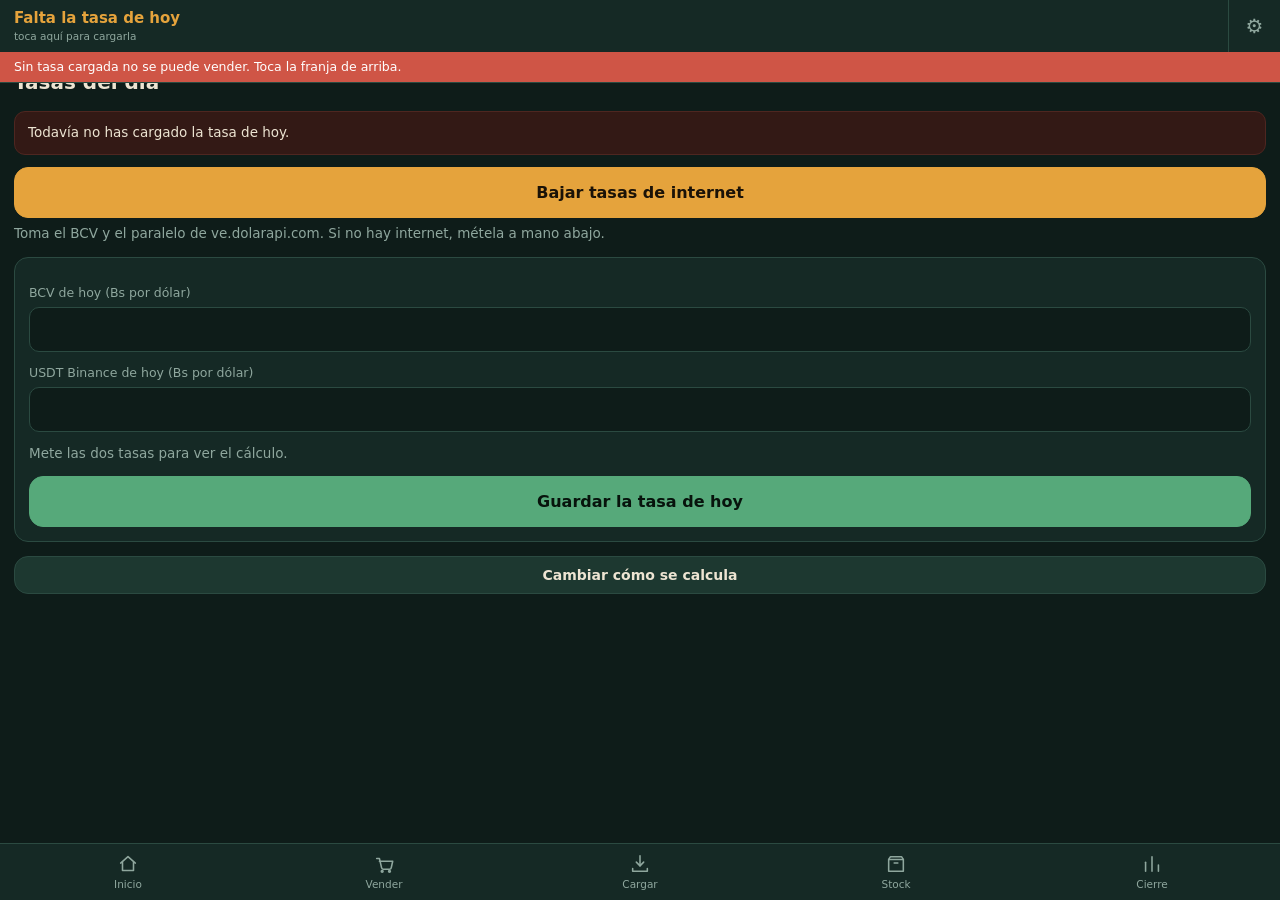
<file: index.html>
<!DOCTYPE html>
<html lang="es">
<head>
<meta charset="utf-8">
<meta name="viewport" content="width=device-width,initial-scale=1,viewport-fit=cover,maximum-scale=1,user-scalable=no">
<meta name="theme-color" content="#0E1C19">
<meta name="mobile-web-app-capable" content="yes">
<meta name="apple-mobile-web-app-capable" content="yes">
<meta name="apple-mobile-web-app-status-bar-style" content="black-translucent">
<title>CAVA</title>
<link rel="manifest" href="manifest.json">
<link rel="icon" href="data:image/svg+xml,%3Csvg xmlns='http://www.w3.org/2000/svg' viewBox='0 0 64 64'%3E%3Crect width='64' height='64' rx='14' fill='%230E1C19'/%3E%3Cpath d='M26 10h12v11c0 3 5 7 5 13v18a2 2 0 0 1-2 2H23a2 2 0 0 1-2-2V34c0-6 5-10 5-13z' fill='%23E5A33C'/%3E%3C/svg%3E">
<style>
:root{
  --fondo:#0E1C19; --panel:#152925; --panel2:#1D3830; --linea:#2B4A41;
  --texto:#EDE4D2; --tenue:#8FA79E; --ambar:#E5A33C; --ambar-op:#3A2E13;
  --verde:#56A97A; --rojo:#CF5546; --azul:#5E93B8;
  --r:14px;
}
*{box-sizing:border-box;-webkit-tap-highlight-color:transparent}
html,body{margin:0;padding:0;height:100%}
body{
  background:var(--fondo); color:var(--texto);
  font-family:system-ui,-apple-system,"Segoe UI",Roboto,"Helvetica Neue",Arial,sans-serif;
  font-size:16px; line-height:1.45; overscroll-behavior:none;
}
.num{font-variant-numeric:tabular-nums;letter-spacing:-.01em}
button,input,select,textarea{font-family:inherit;font-size:16px;color:inherit}
button{cursor:pointer;border:0;background:none}
a{color:var(--ambar)}
:focus-visible{outline:2px solid var(--ambar);outline-offset:2px}
@media (prefers-reduced-motion:reduce){*{animation:none!important;transition:none!important}}

/* ---- cabecera: la franja de tasas ---- */
header{
  position:fixed;top:0;left:0;right:0;z-index:40;background:var(--panel);
  border-bottom:1px solid var(--linea);padding:env(safe-area-inset-top) 0 0;
}
.franja{display:flex;align-items:stretch;height:52px}
.franja .tasas{flex:1;display:flex;align-items:center;gap:14px;padding:0 14px;min-width:0;overflow:hidden}
.franja .tasas:active{background:var(--panel2)}
.tdato{display:flex;flex-direction:column;justify-content:center;min-width:0}
.tdato b{font-size:15px;font-weight:650;white-space:nowrap}
.tdato span{font-size:10.5px;color:var(--tenue);white-space:nowrap}
.tdato.destaca b{color:var(--ambar)}
.franja .eng{width:52px;display:flex;align-items:center;justify-content:center;border-left:1px solid var(--linea);color:var(--tenue);font-size:20px}
.aviso{background:var(--rojo);color:#fff;font-size:12.5px;padding:6px 14px;display:none}
.aviso.on{display:block}

/* ---- contenido ---- */
main{padding:calc(52px + env(safe-area-inset-top)) 0 calc(66px + env(safe-area-inset-bottom));min-height:100%}
main.conbarra{padding-bottom:calc(160px + env(safe-area-inset-bottom))}
.vista{display:none;padding:14px}
.vista.on{display:block}
h2{font-size:20px;font-weight:660;margin:2px 0 14px}
h3{font-size:13px;font-weight:600;color:var(--tenue);margin:22px 0 8px;letter-spacing:.01em}
h3:first-child{margin-top:2px}
p.nota{color:var(--tenue);font-size:13.5px;margin:6px 0}

/* ---- barra inferior ---- */
nav{
  position:fixed;bottom:0;left:0;right:0;z-index:40;display:flex;
  background:var(--panel);border-top:1px solid var(--linea);
  padding-bottom:env(safe-area-inset-bottom);
}
nav button{flex:1;padding:9px 2px 10px;display:flex;flex-direction:column;align-items:center;gap:3px;color:var(--tenue);font-size:10.5px}
nav button svg{width:22px;height:22px;fill:none;stroke:currentColor;stroke-width:1.7;stroke-linecap:round;stroke-linejoin:round}
nav button.on{color:var(--ambar)}

/* ---- piezas ---- */
.tarjeta{background:var(--panel);border:1px solid var(--linea);border-radius:var(--r);padding:14px;margin-bottom:12px}
.grande{display:flex;gap:10px;margin-bottom:12px}
.grande>div{flex:1;background:var(--panel);border:1px solid var(--linea);border-radius:var(--r);padding:12px 12px 13px}
.grande b{display:block;font-size:23px;font-weight:660;line-height:1.15}
.grande span{font-size:11px;color:var(--tenue)}
.grande .oro b{color:var(--ambar)}

.btn{display:block;width:100%;padding:15px;border-radius:var(--r);background:var(--panel2);color:var(--texto);font-size:16px;font-weight:600;text-align:center;border:1px solid var(--linea)}
.btn:active{transform:scale(.99)}
.btn.oro{background:var(--ambar);color:#1A1207;border-color:var(--ambar)}
.btn.verde{background:var(--verde);color:#07130C;border-color:var(--verde)}
.btn.rojo{background:transparent;color:var(--rojo);border-color:var(--rojo)}
.btn.enorme{padding:22px;font-size:19px;font-weight:700}
.btn.chico{padding:10px;font-size:14px}
.fila{display:flex;gap:8px}
.fila>*{flex:1}

label{display:block;font-size:12.5px;color:var(--tenue);margin:12px 0 5px}
input,select,textarea{
  width:100%;padding:12px;border-radius:10px;background:var(--fondo);
  border:1px solid var(--linea);color:var(--texto)
}
input[type=checkbox]{width:auto}
.campo-inline{display:flex;align-items:center;gap:10px;margin:12px 0}
.campo-inline label{margin:0;flex:1;color:var(--texto);font-size:14.5px}
.campo-inline input,.campo-inline select{width:auto;min-width:90px;text-align:right}

/* ---- listas ---- */
.item{display:flex;align-items:center;gap:11px;padding:11px 12px;border-bottom:1px solid var(--linea)}
.item:last-child{border-bottom:0}
.item .cuerpo{flex:1;min-width:0}
.item .tit{font-size:15px;font-weight:560;overflow:hidden;text-overflow:ellipsis;white-space:nowrap}
.item .sub{font-size:12px;color:var(--tenue);margin-top:1px}
.item .der{text-align:right;white-space:nowrap}
.item .der b{display:block;font-size:15px;font-weight:620}
.item .der span{font-size:11px;color:var(--tenue)}
.lista{background:var(--panel);border:1px solid var(--linea);border-radius:var(--r);overflow:hidden}
.punto{width:9px;height:9px;border-radius:50%;flex:none}
.p-rojo{background:var(--rojo)} .p-ama{background:var(--ambar)} .p-verde{background:var(--verde)}
.vacio{text-align:center;color:var(--tenue);padding:34px 18px;font-size:14px}
.vacio b{display:block;color:var(--texto);font-size:16px;margin-bottom:5px;font-weight:600}

/* ---- vender ---- */
.buscador{display:flex;gap:8px;margin-bottom:12px}
.buscador input{flex:1;font-size:17px;padding:14px}
.buscador button{width:56px;flex:none;border-radius:10px;background:var(--panel2);border:1px solid var(--linea);font-size:22px}
.favs{display:grid;grid-template-columns:repeat(3,1fr);gap:7px;margin-bottom:14px}
.favs button{background:var(--panel);border:1px solid var(--linea);border-radius:11px;padding:10px 7px;min-height:60px;display:flex;flex-direction:column;justify-content:center;gap:2px}
.favs button:active{background:var(--panel2);border-color:var(--ambar)}
.favs .n{font-size:12px;font-weight:560;line-height:1.2;overflow:hidden;display:-webkit-box;-webkit-line-clamp:2;-webkit-box-orient:vertical}
.favs .pz{font-size:10.5px;color:var(--ambar)}
.cant{display:flex;align-items:center;gap:0;background:var(--fondo);border:1px solid var(--linea);border-radius:9px;overflow:hidden}
.cant button{width:32px;height:32px;font-size:18px;color:var(--tenue)}
.cant b{min-width:26px;text-align:center;font-size:15px}

/* ---- la barra del dinero ---- */
.dinero{
  position:fixed;left:0;right:0;bottom:calc(66px + env(safe-area-inset-bottom));z-index:35;
  background:var(--panel);border-top:2px solid var(--ambar);display:none
}
.dinero.on{display:block}
.dinero .cifras{display:flex}
.dinero .cifras>div{flex:1;padding:10px 14px 11px}
.dinero .cifras>div+div{border-left:1px solid var(--linea)}
.dinero .cifras b{display:block;font-size:22px;font-weight:680;line-height:1.15}
.dinero .cifras span{font-size:10.5px;color:var(--tenue)}
.dinero .oro b{color:var(--ambar)}
.dinero .pie{display:flex;gap:8px;padding:0 10px 10px}

/* ---- modales ---- */
.velo{position:fixed;inset:0;z-index:60;background:rgba(6,14,12,.82);display:none;align-items:flex-end}
.velo.on{display:flex}
.hoja{
  width:100%;max-height:92vh;overflow-y:auto;background:var(--panel);
  border-radius:18px 18px 0 0;border-top:1px solid var(--linea);
  padding:16px 16px calc(20px + env(safe-area-inset-bottom))
}
.hoja h4{margin:0 0 4px;font-size:18px;font-weight:650}
.asa{width:38px;height:4px;border-radius:2px;background:var(--linea);margin:0 auto 14px}

/* ---- cámara ---- */
#camara{position:fixed;inset:0;z-index:70;background:#000;display:none;flex-direction:column}
#camara.on{display:flex}
#camara video{flex:1;width:100%;object-fit:cover}
.mira{position:absolute;left:8%;right:8%;top:32%;height:22%;border:2px solid var(--ambar);border-radius:12px;box-shadow:0 0 0 100vmax rgba(0,0,0,.45)}
.camtop{position:absolute;top:0;left:0;right:0;padding:calc(12px + env(safe-area-inset-top)) 14px 12px;color:#fff;font-size:14px;background:linear-gradient(rgba(0,0,0,.6),transparent)}
.cambot{position:absolute;bottom:0;left:0;right:0;padding:14px 14px calc(18px + env(safe-area-inset-bottom))}

/* ---- varios ---- */
.chip{display:inline-block;padding:3px 9px;border-radius:20px;font-size:11.5px;background:var(--panel2);border:1px solid var(--linea);color:var(--tenue)}
.chip.oro{color:var(--ambar);border-color:var(--ambar-op);background:var(--ambar-op)}
.chip.rojo{color:var(--rojo);border-color:#3B1D19;background:#3B1D19}
.aviso-caja{background:var(--ambar-op);border:1px solid #4A3A18;border-radius:11px;padding:11px 13px;font-size:13.5px;margin-bottom:12px}
.aviso-caja.mal{background:#331915;border-color:#4E2620}
table.mini{width:100%;border-collapse:collapse;font-size:13px}
table.mini td{padding:6px 0;border-bottom:1px solid var(--linea)}
table.mini td:last-child{text-align:right;font-weight:600}
table.mini tr:last-child td{border-bottom:0}
#brindis{position:fixed;left:14px;right:14px;bottom:calc(80px + env(safe-area-inset-bottom));z-index:80;background:var(--verde);color:#07130C;padding:13px 16px;border-radius:12px;font-weight:600;font-size:14.5px;display:none;text-align:center}
#brindis.mal{background:var(--rojo);color:#fff}
#brindis.on{display:block}
.grafico{display:flex;align-items:flex-end;gap:3px;height:70px;margin:10px 0 4px}
.grafico div{flex:1;background:var(--panel2);border-radius:2px 2px 0 0;min-height:2px}
.grafico div:last-child{background:var(--ambar)}
</style>
</head>
<body>

<header>
  <div class="franja">
    <div class="tasas" id="franjaTasas" onclick="irA('tasas')"></div>
    <div id="syncEstado" style="display:flex;align-items:center;padding:0 8px;font-size:15px"></div>
    <button class="eng" onclick="irA('ajustes')" aria-label="Ajustes">⚙</button>
  </div>
  <div class="aviso" id="avisoTasa"></div>
</header>

<main id="principal">
  <section class="vista" id="v-inicio"></section>
  <section class="vista" id="v-vender"></section>
  <section class="vista" id="v-cargar"></section>
  <section class="vista" id="v-stock"></section>
  <section class="vista" id="v-cierre"></section>
  <section class="vista" id="v-tasas"></section>
  <section class="vista" id="v-ajustes"></section>
  <section class="vista" id="v-fiado"></section>
  <section class="vista" id="v-clientes"></section>
  <section class="vista" id="v-ayuda"></section>
</main>

<div class="dinero" id="barraDinero"></div>

<nav id="barraNav"></nav>

<div class="velo" id="velo"><div class="hoja" id="hoja"></div></div>

<div id="camara">
  <video id="video" playsinline muted></video>
  <div class="mira"></div>
  <div class="camtop" id="camTexto">Apunta al código de barras</div>
  <div class="cambot"><button class="btn" onclick="cerrarCamara()">Cerrar cámara</button></div>
</div>

<div id="brindis"></div>

<script>/* ==========================================================================
   CAVA — núcleo
   ========================================================================== */
'use strict';

/* ---------- utilidades ---------- */
const $ = (s, r) => (r || document).querySelector(s);
const $$ = (s, r) => Array.from((r || document).querySelectorAll(s));
const pad = n => String(n).padStart(2, '0');
const hoyISO = () => { const d = new Date(); return d.getFullYear() + '-' + pad(d.getMonth() + 1) + '-' + pad(d.getDate()); };
const mesDe = f => f.slice(0, 7);
const ahora = () => new Date().toISOString();
const uid = () => Date.now().toString(36) + Math.random().toString(36).slice(2, 7);
const nz = v => (typeof v === 'number' && isFinite(v)) ? v : 0;

function fmtBs(n) {
  return nz(n).toLocaleString('es-VE', { minimumFractionDigits: 0, maximumFractionDigits: 0 });
}
function fmtUsd(n) {
  return nz(n).toLocaleString('en-US', { minimumFractionDigits: 2, maximumFractionDigits: 2 });
}
function fmtNum(n, d) {
  d = d === undefined ? 2 : d;
  return nz(n).toLocaleString('es-VE', { minimumFractionDigits: d, maximumFractionDigits: d });
}
function fechaLarga(f) {
  const [y, m, d] = f.split('-').map(Number);
  const meses = ['enero', 'febrero', 'marzo', 'abril', 'mayo', 'junio', 'julio', 'agosto', 'septiembre', 'octubre', 'noviembre', 'diciembre'];
  return d + ' de ' + meses[m - 1] + ' de ' + y;
}
function hora(iso) { const d = new Date(iso); return pad(d.getHours()) + ':' + pad(d.getMinutes()); }
function redondear(v, paso) {
  if (!paso || paso <= 0) return v;
  return Math.round(v / paso) * paso;
}
function diasEntre(a, b) {
  return Math.round((new Date(b + 'T00:00:00') - new Date(a + 'T00:00:00')) / 86400000);
}
function restarDias(f, n) {
  const d = new Date(f + 'T00:00:00');
  d.setDate(d.getDate() - n);
  return d.getFullYear() + '-' + pad(d.getMonth() + 1) + '-' + pad(d.getDate());
}

/* ---------- almacenamiento (IndexedDB con respaldo en localStorage) ---------- */
const DB = (function () {
  let db = null, modo = 'idb';
  function abrir() {
    return new Promise(res => {
      if (!window.indexedDB) { modo = 'ls'; return res(); }
      let req;
      try { req = indexedDB.open('cava', 1); } catch (e) { modo = 'ls'; return res(); }
      req.onupgradeneeded = e => { e.target.result.createObjectStore('kv'); };
      req.onsuccess = e => { db = e.target.result; res(); };
      req.onerror = () => { modo = 'ls'; res(); };
      setTimeout(() => { if (!db && modo === 'idb') { modo = 'ls'; res(); } }, 3000);
    });
  }
  function get(k) {
    if (modo === 'ls' || !db) {
      try { const v = localStorage.getItem('cava:' + k); return Promise.resolve(v ? JSON.parse(v) : null); }
      catch (e) { return Promise.resolve(null); }
    }
    return new Promise(res => {
      try {
        const r = db.transaction('kv', 'readonly').objectStore('kv').get(k);
        r.onsuccess = () => res(r.result === undefined ? null : r.result);
        r.onerror = () => res(null);
      } catch (e) { res(null); }
    });
  }
  function set(k, v) {
    if (modo === 'ls' || !db) {
      try { localStorage.setItem('cava:' + k, JSON.stringify(v)); } catch (e) { }
      return Promise.resolve();
    }
    return new Promise(res => {
      try {
        const r = db.transaction('kv', 'readwrite').objectStore('kv').put(v, k);
        r.onsuccess = () => res(); r.onerror = () => res();
      } catch (e) { res(); }
    });
  }
  function borrarTodo() {
    if (modo === 'ls' || !db) {
      try {
        const claves = [];
        for (let i = 0; i < localStorage.length; i++) {
          const k = localStorage.key(i);
          if (k && k.indexOf('cava:') === 0) claves.push(k);
        }
        claves.forEach(k => localStorage.removeItem(k));
      } catch (e) { }
      return Promise.resolve();
    }
    return new Promise(res => {
      const r = db.transaction('kv', 'readwrite').objectStore('kv').clear();
      r.onsuccess = () => res(); r.onerror = () => res();
    });
  }
  return { abrir, get, set, borrarTodo, get modo() { return modo; } };
})();

/* ---------- estado ---------- */
const CFG_DEF = {
  negocio: 'Mi licorería',
  usuarios: ['Anthony', 'Esposa'],
  usuario: 'Anthony',
  modoRecargo: 'B',        // A = recargo visible en la tasa · B = recargo dentro del precio
  diasCobertura: 1,
  topeProyeccionPct: 2,
  topeDescuentoPct: 20,
  pisoDescuentoPct: 1,
  redondeoBs: 1,
  redondeoUsd: 0.05,
  igtf: false,
  igtfPct: 3,
  autoTasas: true,
  soloConsulta: false,
  pedirCedula: true,
  autoSync: true,
  minimoDefault: 6
};

let S = {
  config: Object.assign({}, CFG_DEF),
  productos: [],
  clientes: [],
  deudas: [],
  tasas: [],       // {fecha,bcv,usdt,promedio3d,proyeccion,tasaVenta,descuentoPct,origen,hora}
  cierres: [],
  ventas: [],      // solo el mes en curso
  movs: [],        // solo el mes en curso
  meses: [],
  mesCargado: null
};

let guardarPendiente = null;
function guardar(claves) {
  clearTimeout(guardarPendiente);
  const k = claves || ['config', 'productos', 'clientes', 'deudas', 'tasas', 'cierres', 'ventas', 'movs', 'meses'];
  guardarPendiente = setTimeout(() => {
    const m = S.mesCargado;
    k.forEach(x => {
      if (x === 'ventas') DB.set('ventas_' + m, S.ventas);
      else if (x === 'movs') DB.set('movs_' + m, S.movs);
      else DB.set(x, S[x]);
    });
  }, 150);
}
function cancelarGuardado() { clearTimeout(guardarPendiente); guardarPendiente = null; }

function guardarYa() {
  clearTimeout(guardarPendiente);
  const m = S.mesCargado;
  return Promise.all([
    DB.set('config', S.config), DB.set('productos', S.productos), DB.set('tasas', S.tasas),
    DB.set('clientes', S.clientes), DB.set('deudas', S.deudas),
    DB.set('cierres', S.cierres), DB.set('meses', S.meses),
    DB.set('ventas_' + m, S.ventas), DB.set('movs_' + m, S.movs)
  ]);
}

async function cargarEstado() {
  await DB.abrir();
  const [cfg, prods, tasas, cierres, meses, clis, deus] = await Promise.all([
    DB.get('config'), DB.get('productos'), DB.get('tasas'), DB.get('cierres'), DB.get('meses'),
    DB.get('clientes'), DB.get('deudas')
  ]);
  S.config = Object.assign({}, CFG_DEF, cfg || {});
  S.productos = prods || [];
  S.tasas = tasas || [];
  S.cierres = cierres || [];
  S.meses = meses || [];
  S.clientes = clis || [];
  S.deudas = deus || [];
  const m = mesDe(hoyISO());
  S.mesCargado = m;
  if (S.meses.indexOf(m) < 0) { S.meses.push(m); S.meses.sort(); }
  S.ventas = (await DB.get('ventas_' + m)) || [];
  S.movs = (await DB.get('movs_' + m)) || [];
  reindexar();
}

async function cargarMes(m) {
  if (m === S.mesCargado) return { ventas: S.ventas, movs: S.movs };
  const v = (await DB.get('ventas_' + m)) || [];
  const mv = (await DB.get('movs_' + m)) || [];
  return { ventas: v, movs: mv };
}

/* ---------- índice de códigos ---------- */
let IDX = new Map();
function reindexar() {
  IDX = new Map();
  S.productos.forEach(p => {
    (p.pres || []).forEach((pr, i) => {
      const c = (pr.codigo || '').trim();
      if (c) IDX.set(c.toUpperCase(), { id: p.id, pres: i });
    });
  });
}
function buscarCodigo(cod) {
  const r = IDX.get(String(cod).trim().toUpperCase());
  if (!r) return null;
  const p = S.productos.find(x => x.id === r.id);
  if (!p) return null;
  return { p, pres: r.pres };
}
function producto(id) { return S.productos.find(p => p.id === id); }

/* ---------- motor de tasas ---------- */
function tasaDe(fecha) { return S.tasas.find(t => t.fecha === fecha) || null; }

function bcvHaceNDias(fecha, n) {
  const objetivo = restarDias(fecha, n);
  // busca el registro con fecha <= objetivo más cercano
  const orden = S.tasas.filter(t => t.fecha <= objetivo).sort((a, b) => a.fecha < b.fecha ? 1 : -1);
  return orden.length ? orden[0] : null;
}

function calcularTasa(fecha, bcv, usdt, origen) {
  const c = S.config;
  bcv = nz(bcv); usdt = nz(usdt);
  const ref = bcvHaceNDias(fecha, 3);
  let prom = 0, base = null;
  if (ref && ref.bcv > 0) {
    const dd = diasEntre(ref.fecha, fecha);
    if (dd > 0) { prom = (bcv - ref.bcv) / dd; base = ref; }
  }
  if (prom < 0 || !isFinite(prom)) prom = 0;
  const tope = bcv * (c.topeProyeccionPct / 100);
  let proy = prom * c.diasCobertura;
  let topado = false;
  if (proy > tope) { proy = tope; topado = true; }
  const tasaVenta = bcv + proy;

  let desc = usdt > 0 ? (1 - tasaVenta / usdt) * 100 : 0;
  if (!isFinite(desc) || desc < 0) desc = 0;
  if (desc > c.topeDescuentoPct) desc = c.topeDescuentoPct;
  if (desc < c.pisoDescuentoPct) desc = 0;

  return {
    fecha, bcv, usdt,
    promedio3d: prom, proyeccion: proy, tasaVenta, descuentoPct: desc,
    origen: origen || 'manual', hora: ahora(), topado,
    refFecha: base ? base.fecha : null, refBcv: base ? base.bcv : null
  };
}

function guardarTasa(t) {
  const i = S.tasas.findIndex(x => x.fecha === t.fecha);
  if (i >= 0) S.tasas[i] = t; else S.tasas.push(t);
  S.tasas.sort((a, b) => a.fecha < b.fecha ? -1 : 1);
  guardar(['tasas']);
}

async function bajarTasas() {
  const out = { bcv: null, usdt: null, error: null };
  try {
    const [a, b] = await Promise.all([
      fetch('https://ve.dolarapi.com/v1/dolares/oficial', { cache: 'no-store' }).then(r => r.json()),
      fetch('https://ve.dolarapi.com/v1/dolares/paralelo', { cache: 'no-store' }).then(r => r.json())
    ]);
    out.bcv = nz(a.promedio) || nz(a.venta);
    out.usdt = nz(b.promedio) || nz(b.venta);
    if (!out.bcv || !out.usdt) out.error = 'La fuente respondió sin valores.';
  } catch (e) {
    out.error = 'Sin conexión con la fuente de tasas.';
  }
  return out;
}

/* tasa vigente: la de hoy, o la última conocida marcada como heredada */
function tasaVigente() {
  const h = hoyISO();
  const t = tasaDe(h);
  if (t) return t;
  const ult = S.tasas.length ? S.tasas[S.tasas.length - 1] : null;
  if (!ult) return null;
  return Object.assign({}, ult, { heredada: true, fechaOriginal: ult.fecha, fecha: h });
}

/* ---------- precios ---------- */
/* Regla única:  Bs = P * tasaVenta      ·      Efectivo $ = P * (1 - desc)      */
function precioBase(p, ipres) {
  const pr = (p.pres || [])[ipres] || { factor: 1 };
  if (pr.precio != null && pr.precio !== '' && nz(pr.precio) > 0) return nz(pr.precio);
  return nz(p.precio) * nz(pr.factor || 1);
}
function costoBase(p, ipres) {
  const pr = (p.pres || [])[ipres] || { factor: 1 };
  return nz(p.costo) * nz(pr.factor || 1);
}
function preciosDe(P, t, p) {
  if (!t) return { bs: 0, efectivo: 0, lista: P, desc: 0 };
  const aplica = !p || p.aplicaDesc !== false;
  const desc = aplica ? t.descuentoPct : 0;
  // sin redondear: el redondeo se aplica una sola vez, sobre el total de la venta
  return { bs: P * t.tasaVenta, efectivo: P * (1 - desc / 100), lista: P, desc };
}
/* lo que se exhibe según modo A/B */
function vistaTasa(t) {
  if (!t) return { tasa: 0, etiqueta: 'sin tasa', desc: 0 };
  if (S.config.modoRecargo === 'A') return { tasa: t.tasaVenta, etiqueta: 'tasa de venta', desc: t.descuentoPct };
  const d = t.usdt > 0 ? Math.max(0, (1 - t.bcv / t.usdt) * 100) : 0;
  return { tasa: t.bcv, etiqueta: 'tasa BCV', desc: d };
}

/* ---------- inventario ---------- */
function movimiento(tipo, prodId, unidades, costo, ref, nota) {
  const m = {
    id: uid(), fecha: hoyISO(), ts: ahora(), usuario: S.config.usuario,
    productoId: prodId, tipo, unidades, costo: nz(costo), ref: ref || '', nota: nota || ''
  };
  S.movs.push(m);
  guardar(['movs']);
  return m;
}
function ajustarStock(prodId, delta) {
  const p = producto(prodId);
  if (!p) return;
  p.stock = nz(p.stock) + delta;
  p.actualizado = ahora();
  if (delta > 0) p.ultimaEntrada = hoyISO();
  else p.ultimaVenta = hoyISO();
  guardar(['productos']);
}

/* ---------- ventas ---------- */
let carrito = [];

function agregarCarrito(p, ipres, cant) {
  cant = cant || 1;
  const ex = carrito.find(l => l.productoId === p.id && l.pres === ipres);
  if (ex) { ex.cant += cant; return ex; }
  const l = {
    productoId: p.id, pres: ipres,
    nombre: p.nombre, presNombre: (p.pres[ipres] || {}).nombre || 'Unidad',
    factor: nz((p.pres[ipres] || {}).factor) || 1,
    cant: cant,
    precioBase: precioBase(p, ipres),
    costoBase: costoBase(p, ipres),
    aplicaDesc: p.aplicaDesc !== false,
    suelto: false
  };
  carrito.push(l);
  return l;
}
function agregarSuelto(nombre, montoUsd) {
  carrito.push({
    productoId: null, pres: 0, nombre: nombre || 'Producto suelto', presNombre: 'suelto',
    factor: 1, cant: 1, precioBase: nz(montoUsd), costoBase: 0, aplicaDesc: true, suelto: true
  });
}
function totalesCarrito(t) {
  let lista = 0, bs = 0, efectivo = 0, costo = 0, unidades = 0;
  carrito.forEach(l => {
    const p = l.productoId ? producto(l.productoId) : null;
    const pr = preciosDe(l.precioBase, t, p);
    lista += pr.lista * l.cant;
    bs += pr.bs * l.cant;
    efectivo += pr.efectivo * l.cant;
    costo += l.costoBase * l.cant;
    unidades += l.factor * l.cant;
  });
  const c = S.config;
  return {
    lista, costo, unidades,
    bs: redondear(bs, c.redondeoBs),
    efectivo: redondear(efectivo, c.redondeoUsd),
    bsCrudo: bs, efectivoCrudo: efectivo
  };
}

function registrarVenta(pago, t) {
  // pago: {metodo, recibidoUsd, recibidoBs, vueltoBs, igtf}
  const tt = totalesCarrito(t);
  const esFiado = pago.metodo === 'fiado';
  const grupoDivisa = ['efectivo_usd', 'binance'].indexOf(pago.metodo) >= 0;
  const cobradoUsd = esFiado ? 0 : (pago.metodo === 'mixto' ? nz(pago.parteUsd) : (grupoDivisa ? tt.efectivo : 0));
  const cobradoBs = esFiado ? 0 : (pago.metodo === 'mixto' ? nz(pago.parteBs) : (grupoDivisa ? 0 : tt.bs));
  const metodoUsd = pago.metodo === 'mixto' ? (pago.metodoUsd || 'efectivo_usd') : (grupoDivisa ? pago.metodo : null);
  const metodoBs = pago.metodo === 'mixto' ? (pago.metodoBs || 'pago_movil') : (grupoDivisa ? null : pago.metodo);
  const fiadoUsd = esFiado ? tt.lista : 0;
  const ingresoReal = esFiado ? fiadoUsd : (cobradoUsd + (t.usdt > 0 ? cobradoBs / t.usdt : 0));
  const v = {
    id: uid(), fecha: hoyISO(), ts: ahora(), usuario: S.config.usuario,
    items: carrito.map(l => {
      const p = l.productoId ? producto(l.productoId) : null;
      const pr = preciosDe(l.precioBase, t, p);
      return {
        productoId: l.productoId, nombre: l.nombre, presNombre: l.presNombre,
        cant: l.cant, factor: l.factor, unidades: l.factor * l.cant,
        costoUnit: l.costoBase, precioLista: pr.lista, precioBs: pr.bs, precioEfectivo: pr.efectivo,
        descPct: pr.desc,
        subtotalLista: pr.lista * l.cant,
        gananciaLinea: 0
      };
    }),
    totalLista: tt.lista, totalBs: tt.bs, totalEfectivo: tt.efectivo,
    costoTotal: tt.costo, unidades: tt.unidades,
    metodo: pago.metodo, metodoUsd, metodoBs, cobradoUsd, cobradoBs, igtf: nz(pago.igtf),
    fiadoUsd, clienteId: pago.clienteId || null,
    bcv: t.bcv, usdt: t.usdt, tasaVenta: t.tasaVenta, descuentoPct: t.descuentoPct,
    ingresoReal, gananciaNominal: tt.lista - tt.costo, gananciaReal: ingresoReal - tt.costo,
    anulada: false
  };
  // reparte la ganancia real por línea, proporcional al peso de cada una
  v.items.forEach(it => {
    const peso = tt.lista > 0 ? it.subtotalLista / tt.lista : 0;
    it.gananciaLinea = (ingresoReal * peso) - (it.costoUnit * it.cant);
  });
  S.ventas.push(v);
  // descuenta inventario
  v.items.forEach(it => {
    if (!it.productoId) return;
    ajustarStock(it.productoId, -it.unidades);
    movimiento('venta', it.productoId, -it.unidades, it.costoUnit / (it.factor || 1), v.id, '');
  });
  guardar(['ventas', 'productos', 'movs']);
  carrito = [];
  return v;
}

function anularVenta(id) {
  const v = S.ventas.find(x => x.id === id);
  if (!v || v.anulada) return false;
  v.anulada = true;
  v.anuladaTs = ahora();
  v.items.forEach(it => {
    if (!it.productoId) return;
    ajustarStock(it.productoId, it.unidades);
    movimiento('devolucion', it.productoId, it.unidades, it.costoUnit / (it.factor || 1), v.id, 'anulación');
  });
  guardar(['ventas', 'productos', 'movs']);
  return true;
}

/* ---------- formas de pago ---------- */
const METODOS = [
  { id: 'punto', nombre: 'Punto de venta', moneda: 'bs' },
  { id: 'efectivo_bs', nombre: 'Efectivo en bolívares', moneda: 'bs' },
  { id: 'pago_movil', nombre: 'Pago móvil o transferencia', moneda: 'bs' },
  { id: 'efectivo_usd', nombre: 'Efectivo en divisas', moneda: 'usd' },
  { id: 'binance', nombre: 'Binance USDT', moneda: 'usd' },
  { id: 'fiado', nombre: 'Fiado (crédito)', moneda: 'fiado' }
];
function nombreMetodo(id) { const m = METODOS.find(x => x.id === id); return m ? m.nombre : (id || '—'); }
function cobrosVacios() { const o = {}; METODOS.forEach(m => o[m.id] = 0); return o; }
function metodosCobrables() { return METODOS.filter(m => m.moneda !== 'fiado'); }

/* ---------- cierre del día ---------- */
function resumenDia(fecha, ventas) {
  const vs = (ventas || S.ventas).filter(v => v.fecha === fecha && !v.anulada);
  const r = {
    fecha, nVentas: vs.length, unidades: 0, ventaLista: 0, ventaBs: 0, ventaUsd: 0,
    ingresoReal: 0, costo: 0, gananciaNominal: 0, gananciaReal: 0, descuentos: 0,
    fiadoUsd: 0, abonosUsd: 0, entroCaja: 0,
    porMetodo: {}, porUsuario: {}, cobros: cobrosVacios(), top: []
  };
  const acumProd = {};
  vs.forEach(v => {
    r.unidades += v.unidades;
    r.ventaLista += v.totalLista;
    r.ventaBs += v.cobradoBs;
    r.ventaUsd += v.cobradoUsd;
    r.ingresoReal += v.ingresoReal;
    r.fiadoUsd += nz(v.fiadoUsd);
    if (nz(v.fiadoUsd) > 0) r.cobros.fiado = (r.cobros.fiado || 0) + nz(v.fiadoUsd);
    r.costo += v.costoTotal;
    r.gananciaNominal += v.gananciaNominal;
    r.gananciaReal += v.gananciaReal;
    r.porMetodo[v.metodo] = (r.porMetodo[v.metodo] || 0) + v.ingresoReal;
    const mBs = v.metodoBs || (['efectivo_usd', 'binance', 'mixto'].indexOf(v.metodo) < 0 ? v.metodo : null);
    const mUsd = v.metodoUsd || (['efectivo_usd', 'binance'].indexOf(v.metodo) >= 0 ? v.metodo : null);
    if (v.cobradoBs > 0 && mBs && r.cobros[mBs] !== undefined) r.cobros[mBs] += v.cobradoBs;
    if (v.cobradoUsd > 0 && mUsd && r.cobros[mUsd] !== undefined) r.cobros[mUsd] += v.cobradoUsd;
    r.porUsuario[v.usuario] = (r.porUsuario[v.usuario] || 0) + v.ingresoReal;
    v.items.forEach(it => {
      const k = it.nombre;
      if (!acumProd[k]) acumProd[k] = { nombre: k, unidades: 0, ganancia: 0, venta: 0 };
      acumProd[k].unidades += it.unidades;
      acumProd[k].ganancia += it.gananciaLinea;
      acumProd[k].venta += it.subtotalLista;
    });
  });
  // los abonos de fiados viejos entran a la caja pero no son venta nueva
  abonosDelDia(fecha).forEach(({ a }) => {
    r.abonosUsd += nz(a.montoUsd);
    const esDivisa = ['efectivo_usd', 'binance'].indexOf(a.metodo) >= 0;
    if (r.cobros[a.metodo] !== undefined) r.cobros[a.metodo] += esDivisa ? nz(a.montoUsd) : nz(a.montoBs);
    if (esDivisa) r.ventaUsd += nz(a.montoUsd); else r.ventaBs += nz(a.montoBs);
  });
  r.entroCaja = r.ingresoReal - r.fiadoUsd + r.abonosUsd;
  r.descuentos = r.ventaLista - r.ingresoReal;
  r.top = Object.values(acumProd).sort((a, b) => b.ganancia - a.ganancia).slice(0, 5);
  r.margen = r.ingresoReal > 0 ? (r.gananciaReal / r.ingresoReal) * 100 : 0;
  return r;
}

function cerrarDia(fecha) {
  const t = tasaDe(fecha) || tasaVigente();
  const r = resumenDia(fecha);
  const c = {
    fecha: r.fecha, nVentas: r.nVentas, unidades: r.unidades,
    ventaLista: r.ventaLista, ingresoReal: r.ingresoReal, costo: r.costo,
    gananciaNominal: r.gananciaNominal, gananciaReal: r.gananciaReal,
    descuentos: r.descuentos, margen: r.margen,
    fiadoUsd: r.fiadoUsd, abonosUsd: r.abonosUsd, entroCaja: r.entroCaja,
    efectivoUsd: r.ventaUsd, bs: r.ventaBs,
    bcv: t ? t.bcv : 0, usdt: t ? t.usdt : 0, tasaVenta: t ? t.tasaVenta : 0,
    proyeccion: t ? t.proyeccion : 0, descuentoPct: t ? t.descuentoPct : 0,
    porMetodo: r.porMetodo, porUsuario: r.porUsuario, cobros: r.cobros,
    cerrado: ahora(), usuario: S.config.usuario
  };
  const i = S.cierres.findIndex(x => x.fecha === fecha);
  if (i >= 0) S.cierres[i] = c; else S.cierres.push(c);
  S.cierres.sort((a, b) => a.fecha < b.fecha ? -1 : 1);
  guardar(['cierres']);
  return c;
}

/* ---------- análisis ---------- */
function capitalDormido(dias) {
  const h = hoyISO();
  return S.productos.filter(p => p.activo !== false && nz(p.stock) > 0)
    .map(p => {
      const ult = p.ultimaVenta || p.creadoFecha || h;
      return { p, dias: diasEntre(ult, h), valor: nz(p.stock) * nz(p.costo) };
    })
    .filter(x => x.dias >= dias)
    .sort((a, b) => b.valor - a.valor);
}
function bajoMinimo() {
  return S.productos.filter(p => p.activo !== false && nz(p.stock) <= nz(p.minimo))
    .sort((a, b) => nz(a.stock) - nz(b.stock));
}
function valorInventario() {
  let costo = 0, venta = 0;
  S.productos.forEach(p => {
    if (p.activo === false) return;
    costo += nz(p.stock) * nz(p.costo);
    venta += nz(p.stock) * nz(p.precio);
  });
  return { costo, venta };
}
</script>
<script>/* ==========================================================================
   CAVA — fiado, clientes, mensajes y reporte PDF
   ========================================================================== */
'use strict';

/* ---------- teléfonos ---------- */
function telLimpio(t) {
  let s = String(t || '').replace(/[^0-9]/g, '');
  if (s.indexOf('58') === 0 && s.length >= 12) return s;
  if (s.indexOf('0') === 0) s = s.slice(1);
  if (s.length === 10) return '58' + s;
  return s;
}
function telBonito(t) {
  const s = telLimpio(t);
  if (s.length === 12) return '+' + s.slice(0, 2) + ' ' + s.slice(2, 5) + '-' + s.slice(5, 8) + s.slice(8);
  return t || '';
}
function abrirWhatsApp(tel, texto) {
  const n = telLimpio(tel);
  const url = 'https://wa.me/' + n + (texto ? '?text=' + encodeURIComponent(texto) : '');
  window.open(url, '_blank');
}

/* ---------- clientes ---------- */
function cliente(id) { return S.clientes.find(c => c.id === id); }
function nombreCliente(id) { const c = cliente(id); return c ? c.nombre : 'Cliente'; }

function cedulaLimpia(c) { return String(c || '').replace(/[^0-9]/g, ''); }
function cedulaBonita(c) {
  const n = cedulaLimpia(c);
  return n ? 'V-' + n.replace(/\B(?=(\d{3})+(?!\d))/g, '.') : '';
}
function clientePorCedula(ced) {
  const n = cedulaLimpia(ced);
  if (!n) return null;
  return S.clientes.find(c => cedulaLimpia(c.cedula) === n) || null;
}

function crearCliente(nombre, telefono, nota, cedula) {
  const c = {
    id: uid(), nombre: (nombre || '').trim() || 'Sin nombre',
    telefono: telLimpio(telefono), cedula: cedulaLimpia(cedula), nota: (nota || '').trim(),
    promos: true, creado: ahora(), creadoFecha: hoyISO()
  };
  S.clientes.push(c);
  guardar(['clientes']);
  return c;
}
function clientesBuscar(q) {
  q = (q || '').toLowerCase().trim();
  if (!q) return S.clientes.slice().sort((a, b) => a.nombre.localeCompare(b.nombre));
  return S.clientes.filter(c => (c.nombre + ' ' + c.telefono + ' ' + (c.cedula || '')).toLowerCase().includes(q));
}
function compradoPorCliente(id) {
  let total = 0;
  S.ventas.forEach(v => { if (!v.anulada && v.clienteId === id) total += nz(v.totalLista); });
  return total;
}

function mejoresClientes(mes, cuantos) {
  mes = mes || mesDe(hoyISO());
  const acum = {};
  S.ventas.forEach(v => {
    if (v.anulada || !v.clienteId || mesDe(v.fecha) !== mes) return;
    if (!acum[v.clienteId]) acum[v.clienteId] = { id: v.clienteId, total: 0, compras: 0, unidades: 0 };
    acum[v.clienteId].total += nz(v.totalLista);
    acum[v.clienteId].compras += 1;
    acum[v.clienteId].unidades += nz(v.unidades);
  });
  return Object.values(acum).sort((a, b) => b.total - a.total).slice(0, cuantos || 3)
    .map(x => Object.assign(x, { cliente: cliente(x.id) }));
}

/* ---------- recibo de compra ---------- */
const GRACIAS = [
  '¡Gracias por tu compra! 🙌',
  '¡Gracias por preferirnos! 🍻',
  'Un placer atenderte 🙌',
  '¡Gracias, vuelve pronto! 🍺',
  'Gracias por la compra 🤝'
];
const DESPEDIDAS = [
  'Aquí te esperamos con todo bien frío ❄️',
  'Cualquier cosa nos escribes por aquí 👍',
  'Estamos a la orden cuando necesites 🍻',
  'Que la disfrutes 🎉',
  'Nos vemos en la próxima 👋'
];

function mensajeRecibo(v, t, deudaRef) {
  const sem = semilla(v.id);
  const c = cliente(v.clienteId);
  const nombre = c ? c.nombre.split(' ')[0] : '';
  const lineas = v.items.map(it =>
    '• ' + it.cant + 'x ' + it.nombre + (it.presNombre && it.presNombre !== 'Unidad' ? ' (' + it.presNombre + ')' : '')
  ).join('\n');

  let cab = (nombre ? '¡Hola ' + nombre + '! ' : '') + elegir(GRACIAS, sem, 1) + '\n' +
    '*' + String(S.config.negocio || '').toUpperCase() + '*\n' +
    'HORA: ' + hora(v.ts) + '\n';

  let cuerpo;
  if (v.metodo === 'fiado') {
    const d = deudaRef || S.deudas.filter(x => x.ventaId === v.id).pop();
    if (d) {
      cab += 'DIAS DE CREDITO: ' + d.dias + '\n' +
        'DIA DEL PAGO: ' + fechaLarga(d.vence) + '\n';
    }
    cuerpo = 'Quedó pendiente por pagar: *$' + fmtUsd(nz(v.fiadoUsd)) + '*';
  } else {
    const bcv = t && t.bcv > 0 ? t.bcv : 0;
    const bs = nz(v.cobradoBs);
    const usd = nz(v.cobradoUsd);
    const partes = [];
    if (bs > 0) {
      partes.push('Total en bs: *' + fmtBs(bs) + ' Bs*');
      if (bcv) partes.push('Total en dólares BCV: *$' + fmtUsd(bs / bcv) + '*');
    }
    if (usd > 0) partes.push('Total en divisas: *$' + fmtUsd(usd) + '*');
    if (!partes.length) partes.push('Total: *$' + fmtUsd(nz(v.ingresoReal)) + '*');
    cuerpo = partes.join('\n');
  }

  return cab + '\n' + lineas + '\n\n' + cuerpo + '\n\n' + elegir(DESPEDIDAS, sem, 2);
}

/* ---------- deudas ---------- */
function crearDeuda(o) {
  const dias = Math.max(0, parseInt(o.dias, 10) || 0);
  const d = {
    id: uid(), clienteId: o.clienteId, origen: o.origen || 'venta', ventaId: o.ventaId || null,
    fecha: hoyISO(), ts: ahora(), usuario: S.config.usuario,
    dias, vence: restarDias(hoyISO(), -dias),
    montoUsd: nz(o.montoUsd), tasaVenta: nz(o.tasaVenta), usdt: nz(o.usdt),
    abonos: [], pagada: false, fechaPago: null, nota: o.nota || ''
  };
  S.deudas.push(d);
  guardar(['deudas']);
  return d;
}
function deuda(id) { return S.deudas.find(d => d.id === id); }
function saldoDeuda(d) {
  const ab = (d.abonos || []).reduce((s, a) => s + nz(a.montoUsd), 0);
  return Math.max(0, nz(d.montoUsd) - ab);
}
function abonar(deudaId, montoUsd, metodo) {
  const d = deuda(deudaId);
  if (!d) return null;
  const t = tasaVigente();
  const a = {
    id: uid(), fecha: hoyISO(), ts: ahora(), usuario: S.config.usuario,
    montoUsd: nz(montoUsd), metodo: metodo || 'efectivo_usd',
    montoBs: metodo && ['efectivo_usd', 'binance'].indexOf(metodo) < 0 && t ? nz(montoUsd) * t.tasaVenta : 0,
    tasaVenta: t ? t.tasaVenta : 0, usdt: t ? t.usdt : 0
  };
  d.abonos.push(a);
  if (saldoDeuda(d) <= 0.009) { d.pagada = true; d.fechaPago = hoyISO(); }
  guardar(['deudas']);
  return a;
}
function deudasAbiertas() {
  return S.deudas.filter(d => !d.pagada && saldoDeuda(d) > 0.009)
    .sort((a, b) => a.vence < b.vence ? -1 : 1);
}
function totalFiado() { return deudasAbiertas().reduce((s, d) => s + saldoDeuda(d), 0); }
function cobrosDeHoy() {
  const h = hoyISO();
  return deudasAbiertas().filter(d => d.vence <= h);
}
function abonosDelDia(fecha) {
  const out = [];
  S.deudas.forEach(d => (d.abonos || []).forEach(a => { if (a.fecha === fecha) out.push({ a, d }); }));
  return out;
}

/* ---------- los tres montos que se le dicen al cliente ---------- */
function montosDeuda(d, t) {
  const saldo = saldoDeuda(d);
  if (!t) return { saldo, bs: 0, bcv: saldo, efectivo: saldo };
  return {
    saldo,
    bs: redondear(saldo * t.tasaVenta, S.config.redondeoBs),
    bcv: saldo,
    efectivo: redondear(saldo * (1 - t.descuentoPct / 100), 0.01)
  };
}

/* ==========================================================================
   Generador de mensajes de cobro
   La gracia es que nunca salga igual dos días seguidos y no suene a robot.
   ========================================================================== */
function semilla(txt) {
  let h = 2166136261;
  for (let i = 0; i < txt.length; i++) { h ^= txt.charCodeAt(i); h = Math.imul(h, 16777619); }
  return Math.abs(h);
}
function elegir(lista, sem, desfase) { return lista[(sem + (desfase || 0) * 7919) % lista.length]; }

const SALUDOS_AM = ['¡Buenos días, {n}!', 'Buenos días {n} 👋', '¡Epa {n}, buen día!', 'Buen día, {n} ☀️', '¡Hola {n}, buenos días!'];
const SALUDOS_PM = ['¡Buenas tardes, {n}!', 'Buenas {n} 👋', '¡Hola {n}, buenas tardes!', '¿Cómo va la tarde, {n}?', 'Buenas tardes {n} 🙂'];
const SALUDOS_NOCHE = ['¡Buenas noches, {n}!', 'Buenas noches {n} 👋', '¡Hola {n}, buenas noches!', '¿Todo bien, {n}?'];

const APERTURAS = {
  hoy: [
    'Un recordatorio cortico de {neg}: hoy vence tu cuentica.',
    'Te escribo de {neg} 🍻 Hoy es el día que habíamos quedado.',
    'Pasando por aquí para recordarte lo de {neg}, que se cumple hoy.',
    'De {neg} 🍺 Hoy toca cerrar la cuenta que teníamos.',
    'Solo para avisarte que hoy vence lo de {neg}.'
  ],
  fresca: [
    'Te escribo de {neg} 🍻 Se te pasó la fecha por {d}, nada grave.',
    'De {neg} 🍺 Tu cuenta quedó pendiente desde hace {d}.',
    'Recordatorio suave de {neg}: llevamos {d} de la fecha.',
    'Aquí {neg} 👋 Se nos quedó abierta la cuenta hace {d}.',
    'Pasando por {neg} a recordarte la cuentica de hace {d}.'
  ],
  media: [
    'Te escribo de {neg}. Ya van {d} de la fecha y queríamos ponernos al día.',
    'De {neg} 🍺 Tu cuenta lleva {d} esperando. ¿La cuadramos?',
    'Aquí {neg}. Llevamos {d} con la cuenta abierta, ¿cómo hacemos?',
    'Un toque de {neg}: ya son {d} y nos gustaría cerrar esto.',
    'De parte de {neg} 👋 Van {d} de la fecha acordada.'
  ],
  vieja: [
    'Te escribo de {neg}. Ya son {d} y necesitamos cerrar esta cuenta.',
    'De {neg}. Llevamos {d} y de verdad nos hace falta cuadrar esto.',
    'Aquí {neg} 👋 Van {d} con la cuenta abierta. ¿Podemos resolverlo esta semana?',
    'De {neg}: {d} es bastante tiempo. Buscamos una solución que te sirva.'
  ]
};

const CIERRES = {
  suave: [
    'Cuando puedas te lo agradezco 🙏 Aquí te esperamos con la nevera bien fría 🍺',
    '¡Gracias de antemano! 🙌 Por acá siempre a la orden.',
    'Cualquier cosa me avisas 👍 Seguimos a la orden.',
    'Sin apuro, solo para que lo tengas presente 🙂 ¡Nos vemos pronto!',
    'Gracias por la confianza 🙏 Aquí estamos para lo que necesites 🍻'
  ],
  media: [
    'Avísame cómo prefieres pagar y lo cuadramos 👍 Seguimos a la orden 🍺',
    'Si necesitas abonar por partes, se puede. Solo dime 🙂',
    'Cualquiera de esas formas nos sirve 👌 ¡Y aquí seguimos para lo que haga falta!',
    'Me escribes y lo resolvemos fácil 🙏 Gracias por la confianza.',
    'Dime cómo te queda mejor y listo 👍 Siempre a la orden por acá 🍻'
  ],
  firme: [
    'Necesito que me digas hoy cómo lo vamos a resolver 🙏 Gracias.',
    'Escríbeme para cuadrar una fecha, aunque sea abonando por partes 👍',
    'Te agradezco que me respondas para acomodarlo 🙏 Queremos seguir atendiéndote.',
    'Dime algo hoy y lo arreglamos como sea más cómodo para ti 👌'
  ]
};

function mensajeCobro(d, t, fecha, momento) {
  const cli = cliente(d.clienteId) || { nombre: 'Cliente' };
  fecha = fecha || hoyISO();
  const atraso = diasEntre(d.vence, fecha);
  const m = montosDeuda(d, t);
  const sem = semilla(d.id + fecha + cli.nombre);

  const hora = momento !== undefined ? momento : new Date().getHours();
  const saludos = hora < 12 ? SALUDOS_AM : (hora < 19 ? SALUDOS_PM : SALUDOS_NOCHE);
  const primerNombre = cli.nombre.split(' ')[0];

  let grupo, cierre;
  if (atraso <= 0) { grupo = 'hoy'; cierre = CIERRES.suave; }
  else if (atraso <= 3) { grupo = 'fresca'; cierre = CIERRES.suave; }
  else if (atraso <= 10) { grupo = 'media'; cierre = CIERRES.media; }
  else { grupo = 'vieja'; cierre = CIERRES.firme; }

  const txtDias = atraso === 1 ? 'un día' : (atraso < 7 ? atraso + ' días'
    : (atraso < 14 ? 'una semana' : (atraso < 31 ? Math.round(atraso / 7) + ' semanas' : 'más de un mes')));

  const saludo = elegir(saludos, sem, 1).replace('{n}', primerNombre);
  const apertura = elegir(APERTURAS[grupo], sem, 2)
    .replace('{neg}', S.config.negocio).replace('{d}', txtDias);
  const final = elegir(cierre, sem, 3);

  const montos = 'Quedó en *' + fmtBs(m.bs) + ' Bs* 💵, o *$' + fmtUsd(m.bcv) + '* al BCV, ' +
    'o *$' + fmtUsd(m.efectivo) + '* pagando en efectivo o Binance 🤝';

  return saludo + ' ' + apertura + '\n\n' + montos + '\n\n' + final;
}

function mensajePromo(texto) {
  const extras = ['🍻', '🥃', '🍺', '🎉', '🔥'];
  return texto;
}

/* ==========================================================================
   PDF de una página, sin librerías
   ========================================================================== */
function pdfTexto(s) {
  return String(s == null ? '' : s)
    .replace(/\\/g, '\\\\').replace(/\(/g, '\\(').replace(/\)/g, '\\)');
}
function aLatin1(s) {
  const out = [];
  for (let i = 0; i < s.length; i++) {
    const c = s.charCodeAt(i);
    out.push(c < 256 ? c : 63); // lo que no entra en Latin-1 se vuelve "?"
  }
  return out;
}

function construirPDF(lineas, titulo) {
  // lineas: [{txt, x, y, tam, negrita, gris}]
  let contenido = '';
  lineas.forEach(l => {
    const fuente = l.negrita ? '/F2' : '/F1';
    const color = l.gris ? '0.42 0.49 0.47 rg' : (l.ambar ? '0.72 0.46 0.08 rg' : '0.09 0.13 0.12 rg');
    contenido += 'BT ' + color + ' ' + fuente + ' ' + (l.tam || 10) + ' Tf ' +
      (l.x || 50) + ' ' + l.y + ' Td (' + pdfTexto(l.txt) + ') Tj ET\n';
    if (l.linea) {
      contenido += '0.88 0.88 0.85 RG 0.7 w ' + (l.x || 50) + ' ' + (l.y - 6) + ' m ' +
        (l.linea) + ' ' + (l.y - 6) + ' l S\n';
    }
  });

  const bytesContenido = aLatin1(contenido);
  const objetos = [
    '<< /Type /Catalog /Pages 2 0 R >>',
    '<< /Type /Pages /Kids [3 0 R] /Count 1 >>',
    '<< /Type /Page /Parent 2 0 R /MediaBox [0 0 595 842] /Resources << /Font << /F1 5 0 R /F2 6 0 R >> >> /Contents 4 0 R >>',
    '<< /Length ' + bytesContenido.length + ' >>\nstream\n' + contenido + 'endstream',
    '<< /Type /Font /Subtype /Type1 /BaseFont /Helvetica /Encoding /WinAnsiEncoding >>',
    '<< /Type /Font /Subtype /Type1 /BaseFont /Helvetica-Bold /Encoding /WinAnsiEncoding >>',
    '<< /Type /Info /Title (' + pdfTexto(titulo || 'CAVA') + ') >>'
  ];

  let pdf = '%PDF-1.4\n';
  const offsets = [];
  objetos.forEach((o, i) => {
    offsets.push(aLatin1(pdf).length);
    pdf += (i + 1) + ' 0 obj\n' + o + '\nendobj\n';
  });
  const inicioXref = aLatin1(pdf).length;
  pdf += 'xref\n0 ' + (objetos.length + 1) + '\n0000000000 65535 f \n';
  offsets.forEach(o => { pdf += String(o).padStart(10, '0') + ' 00000 n \n'; });
  pdf += 'trailer\n<< /Size ' + (objetos.length + 1) + ' /Root 1 0 R /Info 7 0 R >>\n' +
    'startxref\n' + inicioXref + '\n%%EOF';

  return new Uint8Array(aLatin1(pdf));
}

/* ---------- el resumen semanal ---------- */
function armarResumenSemanal(hasta) {
  hasta = hasta || hoyISO();
  const desde = restarDias(hasta, 6);
  const dias = S.cierres.filter(c => c.fecha >= desde && c.fecha <= hasta);
  const hoyR = resumenDia(hasta);
  if (!dias.some(c => c.fecha === hasta) && hoyR.nVentas) {
    dias.push({
      fecha: hasta, nVentas: hoyR.nVentas, unidades: hoyR.unidades, ventaLista: hoyR.ventaLista,
      ingresoReal: hoyR.ingresoReal, costo: hoyR.costo, gananciaReal: hoyR.gananciaReal,
      gananciaNominal: hoyR.gananciaNominal
    });
  }
  const sum = k => dias.reduce((s, c) => s + nz(c[k]), 0);
  const inv = valorInventario();
  const fiado = totalFiado();
  const t = tasaVigente();

  const top = {};
  S.ventas.forEach(v => {
    if (v.anulada || v.fecha < desde || v.fecha > hasta) return;
    v.items.forEach(it => {
      if (!top[it.nombre]) top[it.nombre] = { u: 0, g: 0 };
      top[it.nombre].u += it.unidades; top[it.nombre].g += it.gananciaLinea;
    });
  });
  const ranking = Object.keys(top).map(k => ({ nombre: k, u: top[k].u, g: top[k].g }))
    .sort((a, b) => b.g - a.g).slice(0, 6);

  return {
    desde, hasta, dias,
    ventas: sum('ingresoReal'), costo: sum('costo'),
    ganancia: sum('gananciaReal'), unidades: sum('unidades'), nVentas: sum('nVentas'),
    inventarioCosto: inv.costo, inventarioVenta: inv.venta, fiado,
    patrimonio: inv.costo + fiado,
    margen: sum('ingresoReal') > 0 ? (sum('gananciaReal') / sum('ingresoReal')) * 100 : 0,
    tasa: t, ranking, deudores: deudasAbiertas().length
  };
}

function pdfResumenSemanal(r) {
  const L = [];
  let y = 790;
  const fila = (etiqueta, valor, negrita) => {
    L.push({ txt: etiqueta, x: 50, y, tam: 10.5, gris: !negrita });
    L.push({ txt: valor, x: 400, y, tam: 10.5, negrita: !!negrita });
    y -= 19;
  };
  const titulo = (txt) => {
    y -= 10;
    L.push({ txt: txt.toUpperCase(), x: 50, y, tam: 9, negrita: true, ambar: true, linea: 545 });
    y -= 21;
  };

  L.push({ txt: S.config.negocio, x: 50, y, tam: 20, negrita: true }); y -= 21;
  L.push({ txt: 'Resumen de la semana · ' + fechaLarga(r.desde) + ' al ' + fechaLarga(r.hasta), x: 50, y, tam: 10, gris: true });
  y -= 30;

  titulo('El resultado de la semana');
  fila('Ventas cobradas', '$ ' + fmtUsd(r.ventas));
  fila('Costo de la mercancía vendida', '$ ' + fmtUsd(r.costo));
  fila('Ganancia real en divisas', '$ ' + fmtUsd(r.ganancia), true);
  fila('Margen', fmtNum(r.margen, 1) + ' %');
  fila('Ventas hechas', String(r.nVentas));
  fila('Unidades despachadas', fmtNum(r.unidades, 0));

  titulo('Patrimonio');
  fila('Inventario a precio de costo', '$ ' + fmtUsd(r.inventarioCosto));
  fila('Ese mismo inventario, a precio de venta', '$ ' + fmtUsd(r.inventarioVenta));
  fila('Dinero fiado por cobrar', '$ ' + fmtUsd(r.fiado));
  fila('Patrimonio total (inventario + fiado)', '$ ' + fmtUsd(r.patrimonio), true);
  fila('Personas que deben', String(r.deudores));

  titulo('Día por día');
  r.dias.slice().sort((a, b) => a.fecha < b.fecha ? -1 : 1).forEach(c => {
    fila(fechaLarga(c.fecha), '$ ' + fmtUsd(c.ingresoReal) + '   ·   ganancia $ ' + fmtUsd(c.gananciaReal));
  });

  if (r.ranking.length) {
    titulo('Lo que más dejó');
    r.ranking.forEach(x => fila(x.nombre + '  (' + fmtNum(x.u, 0) + ' u)', '$ ' + fmtUsd(x.g)));
  }

  if (r.tasa) {
    titulo('Tasas al cierre');
    fila('BCV', fmtNum(r.tasa.bcv, 2) + ' Bs');
    fila('Tasa a la que se vendió', fmtNum(r.tasa.tasaVenta, 2) + ' Bs');
    fila('USDT Binance', fmtNum(r.tasa.usdt, 2) + ' Bs');
    fila('Descuento en divisa', fmtNum(r.tasa.descuentoPct, 2) + ' %');
  }

  L.push({ txt: 'Generado por CAVA el ' + fechaLarga(hoyISO()) + '. Documento de control interno, sin validez fiscal.', x: 50, y: 40, tam: 8, gris: true });
  return construirPDF(L, 'Resumen semanal ' + r.hasta);
}
</script>
<script>/* ==========================================================================
   CAVA — sincronización entre dispositivos (Firestore por REST, sin librerías)

   Reglas de la casa:
   · Lo local manda. Si la nube no responde, la app vende igual.
   · Los registros que solo crecen (ventas, movimientos, abonos) se unen por id.
   · El stock NUNCA se copia como número: se reconstruye sumando movimientos.
     Así dos ventas simultáneas en dos aparatos no se pisan.
   ========================================================================== */
'use strict';

const SYNC = {
  cfg: null,            // {apiKey, proyecto, correo, clave}
  token: null, refresh: null, expira: 0,
  estado: 'apagado',    // apagado | listo | sincronizando | error | sin-red
  ultimo: 0,            // marca de tiempo del último pull
  mensaje: '',
  enCurso: false,
  timer: null,
  aplicados: {},        // ids de movimientos ya aplicados al stock local
  huellas: {}           // huella del contenido con el que subió cada registro
};

const COLECCIONES = ['productos', 'clientes', 'deudas', 'tasas', 'cierres', 'ventas', 'movs'];

function syncConfigurado() { return !!(SYNC.cfg && SYNC.cfg.apiKey && SYNC.cfg.proyecto && SYNC.cfg.correo); }

async function syncCargarConfig() {
  SYNC.cfg = await DB.get('sync_cfg');
  SYNC.ultimo = (await DB.get('sync_ultimo')) || 0;
  SYNC.aplicados = (await DB.get('sync_aplicados')) || {};
  SYNC.huellas = (await DB.get('sync_huellas')) || {};
  SYNC.refresh = await DB.get('sync_refresh');
  if (syncConfigurado()) SYNC.estado = 'listo';
}
function syncGuardarEstado() {
  DB.set('sync_ultimo', SYNC.ultimo);
  DB.set('sync_aplicados', SYNC.aplicados);
  DB.set('sync_huellas', SYNC.huellas);
}

/* ---------- identidad ---------- */
async function syncEntrar() {
  const c = SYNC.cfg;
  const url = 'https://identitytoolkit.googleapis.com/v1/accounts:signInWithPassword?key=' + encodeURIComponent(c.apiKey);
  const r = await fetch(url, {
    method: 'POST', headers: { 'Content-Type': 'application/json' },
    body: JSON.stringify({ email: c.correo, password: c.clave, returnSecureToken: true })
  });
  const j = await r.json();
  if (!r.ok) throw new Error(mensajeFirebase(j));
  SYNC.token = j.idToken;
  SYNC.refresh = j.refreshToken;
  SYNC.expira = Date.now() + (parseInt(j.expiresIn, 10) || 3600) * 1000 - 60000;
  DB.set('sync_refresh', SYNC.refresh);
  return j;
}
async function syncRenovar() {
  if (!SYNC.refresh) return syncEntrar();
  const url = 'https://securetoken.googleapis.com/v1/token?key=' + encodeURIComponent(SYNC.cfg.apiKey);
  const r = await fetch(url, {
    method: 'POST', headers: { 'Content-Type': 'application/x-www-form-urlencoded' },
    body: 'grant_type=refresh_token&refresh_token=' + encodeURIComponent(SYNC.refresh)
  });
  const j = await r.json();
  if (!r.ok) { SYNC.refresh = null; return syncEntrar(); }
  SYNC.token = j.id_token;
  SYNC.refresh = j.refresh_token;
  SYNC.expira = Date.now() + (parseInt(j.expires_in, 10) || 3600) * 1000 - 60000;
  DB.set('sync_refresh', SYNC.refresh);
}
async function syncToken() {
  if (SYNC.token && Date.now() < SYNC.expira) return SYNC.token;
  if (SYNC.refresh) await syncRenovar(); else await syncEntrar();
  return SYNC.token;
}
function mensajeFirebase(j) {
  const m = (j && j.error && j.error.message) || 'error desconocido';
  const trad = {
    EMAIL_NOT_FOUND: 'Ese correo no está registrado en Firebase.',
    INVALID_PASSWORD: 'La clave no es correcta.',
    INVALID_LOGIN_CREDENTIALS: 'El correo o la clave no coinciden.',
    INVALID_EMAIL: 'El correo está mal escrito.',
    USER_DISABLED: 'Ese usuario está deshabilitado.',
    TOO_MANY_ATTEMPTS_TRY_LATER: 'Demasiados intentos. Espera unos minutos.',
    API_KEY_INVALID: 'La clave de API no es válida.'
  };
  return trad[m] || m;
}

/* ---------- transporte ---------- */
function baseFirestore() {
  return 'https://firestore.googleapis.com/v1/projects/' + SYNC.cfg.proyecto + '/databases/(default)/documents';
}
function empaquetar(obj, marca) {
  return { fields: { data: { stringValue: JSON.stringify(obj) }, ts: { integerValue: String(marca) } } };
}
function desempaquetar(doc) {
  try {
    const f = doc.fields || {};
    const o = JSON.parse(f.data.stringValue);
    o.__ts = parseInt((f.ts && f.ts.integerValue) || 0, 10);
    return o;
  } catch (e) { return null; }
}

async function syncTraer(coleccion, desde) {
  const token = await syncToken();
  const r = await fetch(baseFirestore() + ':runQuery', {
    method: 'POST',
    headers: { 'Content-Type': 'application/json', Authorization: 'Bearer ' + token },
    body: JSON.stringify({
      structuredQuery: {
        from: [{ collectionId: coleccion }],
        where: { fieldFilter: { field: { fieldPath: 'ts' }, op: 'GREATER_THAN', value: { integerValue: String(desde) } } },
        orderBy: [{ field: { fieldPath: 'ts' }, direction: 'ASCENDING' }],
        limit: 400
      }
    })
  });
  if (!r.ok) throw new Error('No pude leer ' + coleccion + ' (' + r.status + ')');
  const j = await r.json();
  return (Array.isArray(j) ? j : []).filter(x => x.document).map(x => desempaquetar(x.document)).filter(Boolean);
}

async function syncEscribir(lote) {
  // lote: [{coleccion, id, obj}]
  if (!lote.length) return 0;
  const token = await syncToken();
  const marca = Date.now();
  let escritos = 0;
  for (let i = 0; i < lote.length; i += 300) {
    const trozo = lote.slice(i, i + 300);
    const r = await fetch(baseFirestore().replace('/documents', '/documents:commit'), {
      method: 'POST',
      headers: { 'Content-Type': 'application/json', Authorization: 'Bearer ' + token },
      body: JSON.stringify({
        writes: trozo.map(x => ({
          update: Object.assign(
            { name: 'projects/' + SYNC.cfg.proyecto + '/databases/(default)/documents/' + x.coleccion + '/' + x.id },
            empaquetar(x.obj, marca)
          )
        }))
      })
    });
    if (!r.ok) {
      const t = await r.text();
      throw new Error('No pude escribir (' + r.status + ') ' + t.slice(0, 120));
    }
    escritos += trozo.length;
  }
  return escritos;
}

/* ---------- qué mandar ---------- */
function marcaDe(o) {
  const f = o.actualizado || o.ts || o.creado || o.hora || null;
  if (f) { const d = new Date(f).getTime(); if (isFinite(d) && d > 0) return d; }
  if (o.fecha) { const d = new Date(o.fecha + 'T12:00:00').getTime(); if (isFinite(d)) return d; }
  return Date.now();
}

/* El stock y sus fechas NO cuentan para decidir si hay que resubir un producto:
   el stock viaja por los movimientos. Si contaran, cada venta reenviaría el
   producto entero y le pisaría al otro aparato un cambio de precio reciente. */
const VOLATILES = ['stock', 'ultimaVenta', 'ultimaEntrada', 'actualizado'];
function huella(o, col) {
  const c = limpiar(o);
  if (col === 'productos') VOLATILES.forEach(k => delete c[k]);
  return semilla(JSON.stringify(c));
}
function llave(col, id) { return col + ':' + id; }

function syncPendientes() {
  const lote = [];
  const agregar = (col, arr, clave) => {
    (arr || []).forEach(o => {
      const id = String(o[clave]);
      if (!id || id === 'undefined') return;
      const h = huella(o, col);
      if (SYNC.huellas[llave(col, id)] === h) return;   // idéntico a lo que ya está arriba
      lote.push({ coleccion: col, id, obj: limpiar(o), h });
    });
  };
  agregar('productos', S.productos, 'id');
  agregar('clientes', S.clientes, 'id');
  agregar('deudas', S.deudas, 'id');
  agregar('cierres', S.cierres, 'fecha');
  agregar('tasas', S.tasas, 'fecha');
  agregar('ventas', S.ventas, 'id');
  agregar('movs', S.movs, 'id');
  return lote;
}

function anotarHuella(col, id, obj) { SYNC.huellas[llave(col, String(id))] = huella(obj, col); }

function limpiar(o) {
  const c = JSON.parse(JSON.stringify(o));
  delete c.__ts; delete c.__remoto; delete c.__sincronizado;
  return c;
}

/* ---------- cómo se mezcla lo que llega ---------- */
function mezclarPorId(local, remotos, clave, col) {
  let nuevos = 0, actualizados = 0;
  const indice = new Map(local.map(o => [String(o[clave]), o]));
  remotos.forEach(r => {
    const k = String(r[clave]);
    const limpio = limpiar(r);
    const actual = indice.get(k);
    if (!actual) { local.push(limpio); indice.set(k, limpio); nuevos++; }
    else {
      Object.keys(actual).forEach(x => delete actual[x]);
      Object.assign(actual, limpio);
      actualizados++;
    }
    if (col) anotarHuella(col, k, limpio);
  });
  return { nuevos, actualizados };
}

/* los productos se mezclan sin tocar el stock: eso lo deciden los movimientos */
function mezclarProductos(remotos) {
  let nuevos = 0, actualizados = 0;
  const indice = new Map(S.productos.map(p => [p.id, p]));
  remotos.forEach(r => {
    const limpio = limpiar(r);
    const actual = indice.get(limpio.id);
    if (!actual) {
      S.productos.push(limpio); indice.set(limpio.id, limpio); nuevos++;
    } else {
      const stockLocal = actual.stock;               // el conteo local es el bueno
      Object.keys(actual).forEach(x => delete actual[x]);
      Object.assign(actual, limpio, { stock: stockLocal });
      actualizados++;
    }
    // la huella se anota con el stock que quedó, para no reenviarlo en bucle
    anotarHuella('productos', limpio.id, indice.get(limpio.id));
  });
  return { nuevos, actualizados };
}

/* el stock se mueve solo con los movimientos que este aparato aún no vio */
function aplicarMovimientos(remotos) {
  let aplicados = 0;
  remotos.forEach(m => {
    if (!m.id || SYNC.aplicados[m.id]) return;
    SYNC.aplicados[m.id] = 1;
    const p = producto(m.productoId);
    if (p) { p.stock = nz(p.stock) + nz(m.unidades); aplicados++; }
  });
  return aplicados;
}
/* los movimientos propios también se marcan, para no aplicarlos dos veces al volver */
function marcarPropios() {
  (S.movs || []).forEach(m => { if (m.id) SYNC.aplicados[m.id] = 1; });
}

/* ---------- el ciclo completo ---------- */
async function sincronizar(silencioso) {
  if (!syncConfigurado()) return { ok: false, error: 'Sin configurar' };
  if (SYNC.enCurso) return { ok: false, error: 'Ya está sincronizando' };
  SYNC.enCurso = true;
  SYNC.estado = 'sincronizando';
  if (!silencioso) renderSyncEstado();

  const resumen = { subidos: 0, bajados: 0, stock: 0 };
  try {
    marcarPropios();

    // 1) subir lo mío
    const pendientes = syncPendientes();
    if (pendientes.length) {
      resumen.subidos = await syncEscribir(pendientes);
      pendientes.forEach(x => { SYNC.huellas[llave(x.coleccion, x.id)] = x.h; });
    }

    // 2) bajar lo de los demás
    const desde = SYNC.ultimo;
    let maxTs = desde;
    for (const col of COLECCIONES) {
      const remotos = await syncTraer(col, desde);
      if (!remotos.length) continue;
      remotos.forEach(r => { if (r.__ts > maxTs) maxTs = r.__ts; });
      resumen.bajados += remotos.length;
      if (col === 'productos') mezclarProductos(remotos);
      else if (col === 'movs') {
        const propios = new Set((S.movs || []).map(m => m.id));
        const ajenos = remotos.filter(m => !propios.has(m.id));
        resumen.stock += aplicarMovimientos(ajenos);
        mezclarPorId(S.movs, remotos.filter(m => mesDe(m.fecha) === S.mesCargado), 'id', 'movs');
      }
      else if (col === 'ventas') mezclarPorId(S.ventas, remotos.filter(v => mesDe(v.fecha) === S.mesCargado), 'id', 'ventas');
      else if (col === 'clientes') mezclarPorId(S.clientes, remotos, 'id', 'clientes');
      else if (col === 'deudas') mezclarPorId(S.deudas, remotos, 'id', 'deudas');
      else if (col === 'tasas') { mezclarPorId(S.tasas, remotos, 'fecha', 'tasas'); S.tasas.sort((a, b) => a.fecha < b.fecha ? -1 : 1); }
      else if (col === 'cierres') { mezclarPorId(S.cierres, remotos, 'fecha', 'cierres'); S.cierres.sort((a, b) => a.fecha < b.fecha ? -1 : 1); }
    }

    SYNC.ultimo = Math.max(maxTs, desde);
    reindexar();
    syncGuardarEstado();
    await guardarYa();
    SYNC.estado = 'listo';
    SYNC.mensaje = 'Al día · ' + new Date().toLocaleTimeString('es-VE', { hour: '2-digit', minute: '2-digit' });
    return { ok: true, resumen };
  } catch (e) {
    const red = String(e.message || e).match(/Failed to fetch|NetworkError|Load failed/i);
    SYNC.estado = red ? 'sin-red' : 'error';
    SYNC.mensaje = red ? 'Sin conexión, sigue trabajando' : String(e.message || e);
    return { ok: false, error: SYNC.mensaje };
  } finally {
    SYNC.enCurso = false;
    if (!silencioso) renderSyncEstado();
  }
}

function syncArrancarAuto() {
  clearInterval(SYNC.timer);
  if (!syncConfigurado() || S.config.autoSync === false) return;
  SYNC.timer = setInterval(() => {
    if (document.visibilityState === 'visible') sincronizar(true).then(r => { if (r.ok) render(); });
  }, 45000);
}
function syncEmpujar() {
  // se llama después de vender, cargar o cobrar: sube sin bloquear nada
  if (!syncConfigurado() || S.config.autoSync === false) return;
  clearTimeout(SYNC._empuje);
  SYNC._empuje = setTimeout(() => sincronizar(true).then(r => { if (r.ok) renderSyncEstado(); }), 2500);
}
</script>
<script>/* ==========================================================================
   Generador .xlsx sin librerías: ZIP (store) + XML de Excel
   ========================================================================== */
'use strict';

const CRC_TABLA = (function () {
  const t = new Uint32Array(256);
  for (let n = 0; n < 256; n++) {
    let c = n;
    for (let k = 0; k < 8; k++) c = (c & 1) ? (0xEDB88320 ^ (c >>> 1)) : (c >>> 1);
    t[n] = c >>> 0;
  }
  return t;
})();

function crc32(u8) {
  let c = 0xFFFFFFFF;
  for (let i = 0; i < u8.length; i++) c = CRC_TABLA[(c ^ u8[i]) & 0xFF] ^ (c >>> 8);
  return (c ^ 0xFFFFFFFF) >>> 0;
}

function texto(s) { return new TextEncoder().encode(s); }

function zipCrear(archivos) {
  // archivos: [{nombre, datos:Uint8Array}]
  const partes = [];
  const central = [];
  let offset = 0;
  const d = new Date();
  const hora = ((d.getHours() << 11) | (d.getMinutes() << 5) | (d.getSeconds() / 2)) & 0xFFFF;
  const fecha = (((d.getFullYear() - 1980) << 9) | ((d.getMonth() + 1) << 5) | d.getDate()) & 0xFFFF;

  archivos.forEach(a => {
    const nombre = texto(a.nombre);
    const datos = a.datos;
    const crc = crc32(datos);
    const lh = new Uint8Array(30 + nombre.length);
    const dv = new DataView(lh.buffer);
    dv.setUint32(0, 0x04034b50, true);
    dv.setUint16(4, 20, true);      // versión
    dv.setUint16(6, 0, true);       // flags
    dv.setUint16(8, 0, true);       // método = store
    dv.setUint16(10, hora, true);
    dv.setUint16(12, fecha, true);
    dv.setUint32(14, crc, true);
    dv.setUint32(18, datos.length, true);
    dv.setUint32(22, datos.length, true);
    dv.setUint16(26, nombre.length, true);
    dv.setUint16(28, 0, true);
    lh.set(nombre, 30);
    partes.push(lh, datos);

    const ch = new Uint8Array(46 + nombre.length);
    const cv = new DataView(ch.buffer);
    cv.setUint32(0, 0x02014b50, true);
    cv.setUint16(4, 20, true);
    cv.setUint16(6, 20, true);
    cv.setUint16(8, 0, true);
    cv.setUint16(10, 0, true);
    cv.setUint16(12, hora, true);
    cv.setUint16(14, fecha, true);
    cv.setUint32(16, crc, true);
    cv.setUint32(20, datos.length, true);
    cv.setUint32(24, datos.length, true);
    cv.setUint16(28, nombre.length, true);
    cv.setUint32(42, offset, true);
    ch.set(nombre, 46);
    central.push(ch);

    offset += lh.length + datos.length;
  });

  let tamCentral = 0;
  central.forEach(c => tamCentral += c.length);
  const eocd = new Uint8Array(22);
  const ev = new DataView(eocd.buffer);
  ev.setUint32(0, 0x06054b50, true);
  ev.setUint16(8, archivos.length, true);
  ev.setUint16(10, archivos.length, true);
  ev.setUint32(12, tamCentral, true);
  ev.setUint32(16, offset, true);

  let total = offset + tamCentral + 22;
  const out = new Uint8Array(total);
  let pos = 0;
  partes.forEach(p => { out.set(p, pos); pos += p.length; });
  central.forEach(c => { out.set(c, pos); pos += c.length; });
  out.set(eocd, pos);
  return out;
}

function escX(s) {
  return String(s == null ? '' : s)
    .replace(/[\x00-\x08\x0B\x0C\x0E-\x1F]/g, '')
    .replace(/&/g, '&amp;').replace(/</g, '&lt;').replace(/>/g, '&gt;')
    .replace(/"/g, '&quot;');
}
function colLetra(n) {
  let s = '';
  n = n + 1;
  while (n > 0) { const r = (n - 1) % 26; s = String.fromCharCode(65 + r) + s; n = Math.floor((n - 1) / 26); }
  return s;
}

/* hoja: {nombre, columnas:[ancho], filas:[[celda,...]]}  celda: número | string | {v, s} */
function hojaXML(hoja) {
  let cols = '';
  if (hoja.columnas && hoja.columnas.length) {
    cols = '<cols>' + hoja.columnas.map((w, i) =>
      '<col min="' + (i + 1) + '" max="' + (i + 1) + '" width="' + w + '" customWidth="1"/>').join('') + '</cols>';
  }
  const filas = hoja.filas.map((fila, ri) => {
    const celdas = fila.map((c, ci) => {
      const ref = colLetra(ci) + (ri + 1);
      let v = c, estilo = ri === 0 ? 1 : 0;
      if (c && typeof c === 'object' && !Array.isArray(c)) { v = c.v; estilo = c.s != null ? c.s : estilo; }
      if (v === null || v === undefined || v === '') return '<c r="' + ref + '" s="' + estilo + '"/>';
      if (typeof v === 'number' && isFinite(v)) {
        if (ri > 0 && estilo === 0) estilo = 2;
        return '<c r="' + ref + '" s="' + estilo + '"><v>' + v + '</v></c>';
      }
      return '<c r="' + ref + '" s="' + estilo + '" t="inlineStr"><is><t xml:space="preserve">' + escX(v) + '</t></is></c>';
    }).join('');
    return '<row r="' + (ri + 1) + '">' + celdas + '</row>';
  }).join('');
  return '<?xml version="1.0" encoding="UTF-8" standalone="yes"?>' +
    '<worksheet xmlns="http://schemas.openxmlformats.org/spreadsheetml/2006/main">' +
    cols + '<sheetData>' + filas + '</sheetData></worksheet>';
}

function construirXLSX(hojas) {
  const n = hojas.length;
  const contentTypes = '<?xml version="1.0" encoding="UTF-8" standalone="yes"?>' +
    '<Types xmlns="http://schemas.openxmlformats.org/package/2006/content-types">' +
    '<Default Extension="rels" ContentType="application/vnd.openxmlformats-package.relationships+xml"/>' +
    '<Default Extension="xml" ContentType="application/xml"/>' +
    '<Override PartName="/xl/workbook.xml" ContentType="application/vnd.openxmlformats-officedocument.spreadsheetml.sheet.main+xml"/>' +
    '<Override PartName="/xl/styles.xml" ContentType="application/vnd.openxmlformats-officedocument.spreadsheetml.styles+xml"/>' +
    hojas.map((h, i) => '<Override PartName="/xl/worksheets/sheet' + (i + 1) + '.xml" ContentType="application/vnd.openxmlformats-officedocument.spreadsheetml.worksheet+xml"/>').join('') +
    '</Types>';

  const rels = '<?xml version="1.0" encoding="UTF-8" standalone="yes"?>' +
    '<Relationships xmlns="http://schemas.openxmlformats.org/package/2006/relationships">' +
    '<Relationship Id="rId1" Type="http://schemas.openxmlformats.org/officeDocument/2006/relationships/officeDocument" Target="xl/workbook.xml"/>' +
    '</Relationships>';

  const workbook = '<?xml version="1.0" encoding="UTF-8" standalone="yes"?>' +
    '<workbook xmlns="http://schemas.openxmlformats.org/spreadsheetml/2006/main" ' +
    'xmlns:r="http://schemas.openxmlformats.org/officeDocument/2006/relationships"><sheets>' +
    hojas.map((h, i) => '<sheet name="' + escX(h.nombre) + '" sheetId="' + (i + 1) + '" r:id="rId' + (i + 1) + '"/>').join('') +
    '</sheets></workbook>';

  const wbRels = '<?xml version="1.0" encoding="UTF-8" standalone="yes"?>' +
    '<Relationships xmlns="http://schemas.openxmlformats.org/package/2006/relationships">' +
    hojas.map((h, i) => '<Relationship Id="rId' + (i + 1) + '" Type="http://schemas.openxmlformats.org/officeDocument/2006/relationships/worksheet" Target="worksheets/sheet' + (i + 1) + '.xml"/>').join('') +
    '<Relationship Id="rId' + (n + 1) + '" Type="http://schemas.openxmlformats.org/officeDocument/2006/relationships/styles" Target="styles.xml"/>' +
    '</Relationships>';

  const styles = '<?xml version="1.0" encoding="UTF-8" standalone="yes"?>' +
    '<styleSheet xmlns="http://schemas.openxmlformats.org/spreadsheetml/2006/main">' +
    '<numFmts count="1"><numFmt numFmtId="164" formatCode="#,##0.00"/></numFmts>' +
    '<fonts count="2">' +
    '<font><sz val="11"/><name val="Calibri"/></font>' +
    '<font><b/><sz val="11"/><color rgb="FFFFFFFF"/><name val="Calibri"/></font>' +
    '</fonts>' +
    '<fills count="3"><fill><patternFill patternType="none"/></fill><fill><patternFill patternType="gray125"/></fill>' +
    '<fill><patternFill patternType="solid"><fgColor rgb="FF1F3A33"/><bgColor indexed="64"/></patternFill></fill></fills>' +
    '<borders count="1"><border><left/><right/><top/><bottom/><diagonal/></border></borders>' +
    '<cellStyleXfs count="1"><xf numFmtId="0" fontId="0" fillId="0" borderId="0"/></cellStyleXfs>' +
    '<cellXfs count="3">' +
    '<xf numFmtId="0" fontId="0" fillId="0" borderId="0" xfId="0"/>' +
    '<xf numFmtId="0" fontId="1" fillId="2" borderId="0" xfId="0" applyFont="1" applyFill="1"/>' +
    '<xf numFmtId="164" fontId="0" fillId="0" borderId="0" xfId="0" applyNumberFormat="1"/>' +
    '</cellXfs>' +
    '<cellStyles count="1"><cellStyle name="Normal" xfId="0" builtinId="0"/></cellStyles>' +
    '</styleSheet>';

  const archivos = [
    { nombre: '[Content_Types].xml', datos: texto(contentTypes) },
    { nombre: '_rels/.rels', datos: texto(rels) },
    { nombre: 'xl/workbook.xml', datos: texto(workbook) },
    { nombre: 'xl/_rels/workbook.xml.rels', datos: texto(wbRels) },
    { nombre: 'xl/styles.xml', datos: texto(styles) }
  ];
  hojas.forEach((h, i) => archivos.push({ nombre: 'xl/worksheets/sheet' + (i + 1) + '.xml', datos: texto(hojaXML(h)) }));
  return zipCrear(archivos);
}
</script>
<script>/* ==========================================================================
   CAVA — interfaz
   ========================================================================== */
'use strict';

const VERSION = '3.2';
let VISTA = 'inicio';
const ICONOS = {
  inicio: '<path d="M4 11 12 4l8 7"/><path d="M6 10v9h12v-9"/>',
  vender: '<path d="M4 6h3l2.4 10.2a2 2 0 0 0 2 1.5h6.5a2 2 0 0 0 2-1.6L21.5 9H7"/><circle cx="10" cy="20" r="1"/><circle cx="18" cy="20" r="1"/>',
  cargar: '<path d="M12 3v11"/><path d="M8 10l4 4 4-4"/><path d="M4 17v3h16v-3"/>',
  stock: '<path d="M4 7h16v13H4z"/><path d="M4 7l2-3h12l2 3"/><path d="M10 11h4"/>',
  cierre: '<path d="M5 20V10"/><path d="M12 20V4"/><path d="M19 20v-7"/>'
};

function irA(v) {
  if (S.config.soloConsulta && (v === 'vender' || v === 'cargar')) v = 'inicio';
  const entrandoAVender = (v === 'vender' && VISTA !== 'vender');
  VISTA = v;
  $$('.vista').forEach(s => s.classList.remove('on'));
  const el = $('#v-' + v);
  if (el) el.classList.add('on');
  window.scrollTo(0, 0);
  render();
  if (entrandoAVender && S.config.pedirCedula && !clienteVenta && !carrito.length && tasaVigente()) {
    setTimeout(pedirCedula, 120);
  }
}

function brindis(msg, mal) {
  const b = $('#brindis');
  b.textContent = msg;
  b.className = 'on' + (mal ? ' mal' : '');
  clearTimeout(b._t);
  b._t = setTimeout(() => b.className = '', 2600);
}
function abrirHoja(html) { $('#hoja').innerHTML = html; $('#velo').classList.add('on'); }
function cerrarHoja() { $('#velo').classList.remove('on'); $('#hoja').innerHTML = ''; }
$('#velo').addEventListener('click', e => { if (e.target.id === 'velo') cerrarHoja(); });

function pitar(ok) {
  try {
    const ctx = new (window.AudioContext || window.webkitAudioContext)();
    const o = ctx.createOscillator(), g = ctx.createGain();
    o.connect(g); g.connect(ctx.destination);
    o.frequency.value = ok ? 1180 : 320;
    g.gain.setValueAtTime(.12, ctx.currentTime);
    g.gain.exponentialRampToValueAtTime(.001, ctx.currentTime + .13);
    o.start(); o.stop(ctx.currentTime + .14);
    setTimeout(() => ctx.close(), 300);
  } catch (e) { }
  if (navigator.vibrate) navigator.vibrate(ok ? 35 : [50, 40, 50]);
}

function descargar(nombre, datos, tipo) {
  const blob = datos instanceof Blob ? datos : new Blob([datos], { type: tipo || 'application/octet-stream' });
  const url = URL.createObjectURL(blob);
  const a = document.createElement('a');
  a.href = url; a.download = nombre;
  document.body.appendChild(a); a.click();
  setTimeout(() => { URL.revokeObjectURL(url); a.remove(); }, 1500);
}

/* ====================== cabecera y navegación ====================== */
function renderFranja() {
  const t = tasaVigente();
  const f = $('#franjaTasas');
  const av = $('#avisoTasa');
  if (!t) {
    f.innerHTML = '<div class="tdato destaca"><b>Falta la tasa de hoy</b><span>toca aquí para cargarla</span></div>';
    av.className = 'aviso on';
    av.textContent = 'Sin tasa cargada no se puede vender. Toca la franja de arriba.';
    return;
  }
  const v = vistaTasa(t);
  f.innerHTML =
    '<div class="tdato"><b class="num">' + fmtNum(v.tasa, 2) + '</b><span>' + v.etiqueta + '</span></div>' +
    '<div class="tdato"><b class="num">' + fmtNum(t.usdt, 2) + '</b><span>USDT Binance</span></div>' +
    '<div class="tdato destaca"><b class="num">' + fmtNum(t.descuentoPct, 1) + '%</b><span>descuento divisa</span></div>';
  if (t.heredada) {
    av.className = 'aviso on';
    av.textContent = 'Estás usando la tasa del ' + fechaLarga(t.fechaOriginal) + '. Actualízala antes de vender.';
  } else av.className = 'aviso';
}

function renderSyncEstado() {
  const el = $('#syncEstado');
  if (!el) return;
  if (!syncConfigurado()) { el.innerHTML = ''; return; }
  const iconos = { listo: '☁️', sincronizando: '🔄', error: '⚠️', 'sin-red': '📴', apagado: '' };
  el.innerHTML = '<span title="' + esc(SYNC.mensaje) + '">' + (iconos[SYNC.estado] || '') + '</span>';
}

function renderNav() {
  let tabs = [['inicio', 'Inicio'], ['vender', 'Vender'], ['cargar', 'Cargar'], ['stock', 'Stock'], ['cierre', 'Cierre']];
  if (S.config.soloConsulta) tabs = tabs.filter(t => t[0] !== 'vender' && t[0] !== 'cargar');
  $('#barraNav').innerHTML = tabs.map(([k, n]) =>
    '<button class="' + (VISTA === k ? 'on' : '') + '" onclick="irA(\'' + k + '\')">' +
    '<svg viewBox="0 0 24 24">' + ICONOS[k] + '</svg>' + n + '</button>').join('');
}

function render() {
  if (S.config.soloConsulta && (VISTA === 'vender' || VISTA === 'cargar')) return irA('inicio');
  renderFranja(); renderNav(); renderSyncEstado();
  $('#principal').className = (VISTA === 'vender' && carrito.length) ? 'conbarra' : '';
  const f = {
    inicio: renderInicio, vender: renderVender, cargar: renderCargar, stock: renderStock,
    cierre: renderCierre, tasas: renderTasas, ajustes: renderAjustes, ayuda: renderAyuda,
    fiado: renderFiado, clientes: renderClientes
  }[VISTA];
  if (f) f();
  renderDinero();
}

/* ====================== inicio ====================== */
function renderInicio() {
  const r = resumenDia(hoyISO());
  const bajo = bajoMinimo();
  const inv = valorInventario();
  const cerrado = S.cierres.some(c => c.fecha === hoyISO());
  let h = '<h2>' + S.config.negocio + '</h2>';

  h += '<div class="grande">' +
    '<div><b class="num">$' + fmtUsd(r.ingresoReal) + '</b><span>vendido hoy</span></div>' +
    '<div class="oro"><b class="num">$' + fmtUsd(r.gananciaReal) + '</b><span>ganancia de hoy</span></div>' +
    '</div>' +
    '<div class="grande">' +
    '<div><b class="num">' + r.nVentas + '</b><span>ventas</span></div>' +
    '<div><b class="num">' + fmtNum(r.unidades, 0) + '</b><span>unidades</span></div>' +
    '<div><b class="num">' + fmtNum(r.margen, 0) + '%</b><span>margen</span></div>' +
    '</div>';

  h += avisoRespaldo();

  const porCobrar = cobrosDeHoy();
  if (porCobrar.length) {
    h += '<div class="aviso-caja" onclick="irA(\'fiado\')" style="cursor:pointer">' +
      '<b>Hay ' + porCobrar.length + ' cobro' + (porCobrar.length > 1 ? 's' : '') + ' para hoy</b> · $' +
      fmtUsd(porCobrar.reduce((a, d) => a + saldoDeuda(d), 0)) + ' por recuperar. Toca aquí para mandar los mensajes.</div>';
  }

  h += S.config.soloConsulta
    ? '<div class="aviso-caja">Este aparato es solo para consultar. Las ventas y la carga se hacen desde el teléfono de la caja.</div>'
    : '<button class="btn oro enorme" onclick="irA(\'vender\')">Vender</button>';

  if (bajo.length) {
    h += '<h3>Se está acabando</h3><div class="lista">' +
      bajo.slice(0, 6).map(p =>
        '<div class="item" onclick="editarProducto(\'' + p.id + '\')">' +
        '<div class="punto ' + (nz(p.stock) <= 0 ? 'p-rojo' : 'p-ama') + '"></div>' +
        '<div class="cuerpo"><div class="tit">' + esc(p.nombre) + '</div>' +
        '<div class="sub">' + esc(p.presentacion || '') + '</div></div>' +
        '<div class="der"><b class="num">' + fmtNum(p.stock, 0) + '</b><span>mínimo ' + fmtNum(p.minimo, 0) + '</span></div></div>'
      ).join('') + '</div>';
    if (bajo.length > 6) h += '<p class="nota">y ' + (bajo.length - 6) + ' más en la pestaña Stock.</p>';
  }

  const fiado = totalFiado();
  h += '<h3>Patrimonio</h3>' +
    '<div class="grande">' +
    '<div><b class="num">$' + fmtUsd(inv.costo) + '</b><span>inventario al costo</span></div>' +
    '<div class="oro" onclick="irA(\'fiado\')"><b class="num">$' + fmtUsd(fiado) + '</b><span>dinero fiado ›</span></div>' +
    '</div>' +
    '<div class="tarjeta"><table class="mini">' +
    '<tr><td>Productos cargados</td><td class="num">' + S.productos.filter(p => p.activo !== false).length + '</td></tr>' +
    '<tr><td>Inventario a precio de venta</td><td class="num">$' + fmtUsd(inv.venta) + '</td></tr>' +
    '<tr><td>Personas que deben</td><td class="num">' + deudasAbiertas().length + '</td></tr>' +
    '<tr><td><b>Patrimonio total</b></td><td class="num">$' + fmtUsd(inv.costo + fiado) + '</td></tr>' +
    '<tr><td>Día cerrado</td><td>' + (cerrado ? 'sí' : 'todavía no') + '</td></tr>' +
    '</table></div>';

  h += '<div class="fila"><button class="btn chico" onclick="irA(\'fiado\')">Fiado</button>' +
    '<button class="btn chico" onclick="irA(\'clientes\')">Clientes</button></div>' +
    '<div class="fila" style="margin-top:8px"><button class="btn chico" onclick="irA(\'tasas\')">Tasas</button>' +
    '<button class="btn chico" onclick="irA(\'ayuda\')">Cómo se usa</button></div>';
  $('#v-inicio').innerHTML = h;
}

/* ====================== vender ====================== */
let ultimaVenta = null, ultimoEscaneo = { cod: '', t: 0 }, codigoPendiente = '';

function renderVender() {
  const t = tasaVigente();
  const cv = clienteVenta ? cliente(clienteVenta) : null;
  let h = '<div class="item" style="border:1px solid ' + (cv ? 'var(--verde)' : 'var(--linea)') +
    ';border-radius:11px;margin-bottom:12px;background:var(--panel)" onclick="pedirCedula()">' +
    '<div style="font-size:19px">' + (cv ? '✅' : '👤') + '</div>' +
    '<div class="cuerpo"><div class="tit">' + (cv ? esc(cv.nombre) : 'Sin identificar') + '</div>' +
    '<div class="sub">' + (cv ? (cv.cedula ? cedulaBonita(cv.cedula) : 'sin cédula') +
      (cv.telefono ? ' · ' + telBonito(cv.telefono) : '') : 'toca para pedir la cédula') + '</div></div>' +
    '<div style="color:var(--ambar);font-size:13px;font-weight:600">' + (cv ? 'cambiar' : 'pedir') + '</div></div>' +
    '<div class="buscador">' +
    '<input id="entrada" placeholder="Código o nombre del producto" autocomplete="off" enterkeyhint="done">' +
    '<button onclick="escanear()" aria-label="Escanear">⛶</button></div>' +
    '<div id="sugerencias"></div>';

  if (!t) {
    h += '<div class="aviso-caja mal">Carga la tasa del día antes de vender. ' +
      '<a onclick="irA(\'tasas\')">Ir a Tasas</a></div>';
  }

  const favs = productosFrecuentes();
  if (favs.length) {
    h += '<div class="favs">' + favs.slice(0, carrito.length ? 6 : 9).map(p => {
      const pr = preciosDe(precioBase(p, 0), t, p);
      return '<button onclick="tocarFav(\'' + p.id + '\')">' +
        '<span class="n">' + esc(p.nombre) + '</span>' +
        '<span class="pz num">$' + fmtUsd(pr.efectivo) + '</span></button>';
    }).join('') + '</div>';
  }

  if (!carrito.length) {
    h += '<div class="vacio"><b>Nada en la cuenta todavía</b>' +
      'Escanea, toca un producto de arriba, o escribe el nombre.</div>';
    if (ultimaVenta) {
      h += '<div class="tarjeta"><div style="font-size:13px;color:var(--tenue)">Última venta ' +
        hora(ultimaVenta.ts) + ' · $' + fmtUsd(ultimaVenta.ingresoReal) + '</div>' +
        '<button class="btn rojo chico" style="margin-top:10px" onclick="deshacerUltima()">Anular esa venta</button></div>';
    }
  } else {
    h += '<div class="lista">' + carrito.map((l, i) => {
      const p = l.productoId ? producto(l.productoId) : null;
      const pr = preciosDe(l.precioBase, t, p);
      return '<div class="item">' +
        '<div class="cant"><button onclick="cambiarCant(' + i + ',-1)">−</button>' +
        '<b class="num">' + l.cant + '</b>' +
        '<button onclick="cambiarCant(' + i + ',1)">+</button></div>' +
        '<div class="cuerpo"><div class="tit">' + esc(l.nombre) + '</div>' +
        '<div class="sub">' + esc(l.presNombre) + (l.factor > 1 ? ' · ' + (l.factor * l.cant) + ' unidades' : '') + '</div></div>' +
        '<div class="der"><b class="num">$' + fmtUsd(pr.efectivo * l.cant) + '</b>' +
        '<span class="num">Bs ' + fmtBs(pr.bs * l.cant) + '</span></div>' +
        '<button style="color:var(--tenue);padding:0 4px;font-size:19px" onclick="quitarLinea(' + i + ')">×</button>' +
        '</div>';
    }).join('') + '</div>';
  }
  $('#v-vender').innerHTML = h;

  const inp = $('#entrada');
  if (inp) {
    inp.addEventListener('keydown', e => { if (e.key === 'Enter') { procesarEntrada(inp.value); inp.value = ''; } });
    inp.addEventListener('input', () => sugerir(inp.value));
  }
}

function productosFrecuentes() {
  const marcados = S.productos.filter(p => p.favorito && p.activo !== false);
  if (marcados.length) return marcados.slice(0, 9);
  const cuenta = {};
  S.ventas.forEach(v => !v.anulada && v.items.forEach(it => {
    if (it.productoId) cuenta[it.productoId] = (cuenta[it.productoId] || 0) + it.unidades;
  }));
  return Object.keys(cuenta).sort((a, b) => cuenta[b] - cuenta[a]).slice(0, 9)
    .map(id => producto(id)).filter(Boolean);
}

function tocarFav(id) {
  const p = producto(id);
  if (!p) return;
  if ((p.pres || []).length > 1) return elegirPresentacion(p);
  agregarCarrito(p, 0, 1); pitar(true); render();
}

function procesarEntrada(txt) {
  txt = (txt || '').trim();
  if (!txt) return;
  const hit = buscarCodigo(txt);
  if (hit) { agregarCarrito(hit.p, hit.pres, 1); pitar(true); render(); return; }
  const q = txt.toLowerCase();
  const encontrados = S.productos.filter(p => p.activo !== false &&
    (p.nombre + ' ' + (p.presentacion || '') + ' ' + (p.categoria || '')).toLowerCase().includes(q));
  if (encontrados.length === 1) { tocarFav(encontrados[0].id); return; }
  if (encontrados.length > 1) return listaElegir(encontrados);
  pitar(false);
  codigoPendiente = txt;
  abrirHoja('<div class="asa"></div><h4>No conozco ese código</h4>' +
    '<p class="nota">' + esc(txt) + '</p>' +
    '<button class="btn oro" style="margin-top:14px" onclick="cerrarHoja();altaProducto(codigoPendiente)">Darlo de alta ahora</button>' +
    '<button class="btn chico" style="margin-top:8px" onclick="cerrarHoja();pedirSuelto()">Cobrarlo como producto suelto</button>');
}

function sugerir(q) {
  const caja = $('#sugerencias');
  if (!caja) return;
  q = (q || '').trim().toLowerCase();
  if (q.length < 1) { caja.innerHTML = ''; return; }
  const t = tasaVigente();
  const encontrados = S.productos.filter(p => p.activo !== false &&
    (p.nombre + ' ' + (p.presentacion || '') + ' ' + (p.categoria || '') + ' ' + (p.marca || ''))
      .toLowerCase().includes(q)).slice(0, 8);
  if (!encontrados.length) {
    caja.innerHTML = '<div class="vacio" style="padding:16px">Nada con «' + esc(q) + '». ' +
      'Si es un producto nuevo, dale a la tecla de enviar y lo damos de alta.</div>';
    return;
  }
  caja.innerHTML = '<div class="lista" style="margin-bottom:12px">' + encontrados.map(p => {
    const pr = preciosDe(precioBase(p, 0), t, p);
    const sinStock = nz(p.stock) <= 0;
    return '<div class="item" onclick="desdeSugerencia(\'' + p.id + '\')">' +
      '<div class="punto ' + (sinStock ? 'p-rojo' : (nz(p.stock) <= nz(p.minimo) ? 'p-ama' : 'p-verde')) + '"></div>' +
      '<div class="cuerpo"><div class="tit">' + esc(p.nombre) + '</div>' +
      '<div class="sub">' + esc(p.presentacion || '') + (p.presentacion ? ' · ' : '') +
      (sinStock ? 'sin existencia' : 'quedan ' + fmtNum(p.stock, 0)) + '</div></div>' +
      '<div class="der"><b class="num">$' + fmtUsd(pr.efectivo) + '</b>' +
      '<span class="num">Bs ' + fmtBs(pr.bs) + '</span></div>' +
      '<div style="color:var(--ambar);font-size:22px;padding:0 4px">+</div></div>';
  }).join('') + '</div>';
}

function desdeSugerencia(id) {
  const inp = $('#entrada');
  if (inp) inp.value = '';
  const caja = $('#sugerencias');
  if (caja) caja.innerHTML = '';
  tocarFav(id);
}

function listaElegir(lista) {
  abrirHoja('<div class="asa"></div><h4>¿Cuál de estos?</h4><div class="lista" style="margin-top:10px">' +
    lista.slice(0, 12).map(p =>
      '<div class="item" onclick="cerrarHoja();tocarFav(\'' + p.id + '\')">' +
      '<div class="cuerpo"><div class="tit">' + esc(p.nombre) + '</div>' +
      '<div class="sub">' + esc(p.presentacion || '') + ' · quedan ' + fmtNum(p.stock, 0) + '</div></div>' +
      '<div class="der"><b class="num">$' + fmtUsd(p.precio) + '</b></div></div>').join('') + '</div>');
}

function elegirPresentacion(p) {
  const t = tasaVigente();
  abrirHoja('<div class="asa"></div><h4>' + esc(p.nombre) + '</h4>' +
    '<p class="nota">¿Cómo lo vas a vender?</p><div class="lista" style="margin-top:10px">' +
    p.pres.map((pr, i) => {
      const precio = preciosDe(precioBase(p, i), t, p);
      return '<div class="item" onclick="cerrarHoja();agregarCarrito(producto(\'' + p.id + '\'),' + i + ',1);pitar(true);render()">' +
        '<div class="cuerpo"><div class="tit">' + esc(pr.nombre) + '</div>' +
        '<div class="sub">' + pr.factor + (pr.factor === 1 ? ' unidad' : ' unidades') + '</div></div>' +
        '<div class="der"><b class="num">$' + fmtUsd(precio.efectivo) + '</b>' +
        '<span class="num">Bs ' + fmtBs(precio.bs) + '</span></div></div>';
    }).join('') + '</div>');
}

function cambiarCant(i, d) {
  carrito[i].cant += d;
  if (carrito[i].cant <= 0) carrito.splice(i, 1);
  render();
}
function quitarLinea(i) { carrito.splice(i, 1); render(); }
function vaciarCarrito() { carrito = []; render(); }

function pedirSuelto() {
  abrirHoja('<div class="asa"></div><h4>Producto suelto</h4>' +
    '<p class="nota">Para cobrar algo que no está cargado. No descuenta inventario.</p>' +
    '<label>Qué es</label><input id="sn" placeholder="Hielo, vaso, cigarro...">' +
    '<label>Precio en dólares</label><input id="sm" type="number" inputmode="decimal" step="0.01" placeholder="1.50">' +
    '<button class="btn oro" style="margin-top:16px" onclick="confirmarSuelto()">Agregar</button>');
  setTimeout(() => $('#sn') && $('#sn').focus(), 100);
}
function confirmarSuelto() {
  const n = $('#sn').value.trim(), m = parseFloat($('#sm').value);
  if (!m || m <= 0) return brindis('Falta el precio', true);
  agregarSuelto(n || 'Producto suelto', m);
  cerrarHoja(); pitar(true); render();
}

/* ---- la barra del dinero ---- */
function renderDinero() {
  const b = $('#barraDinero');
  if (VISTA !== 'vender' || !carrito.length) { b.className = 'dinero'; return; }
  const t = tasaVigente();
  const tt = totalesCarrito(t);
  b.className = 'dinero on';
  b.innerHTML =
    '<div class="cifras">' +
    '<div><b class="num">' + fmtBs(tt.bs) + '</b><span>bolívares</span></div>' +
    '<div class="oro"><b class="num">$' + fmtUsd(tt.efectivo) + '</b><span>efectivo o Binance</span></div>' +
    '</div><div class="pie">' +
    '<button class="btn chico" style="flex:0 0 34%" onclick="vaciarCarrito()">Vaciar</button>' +
    '<button class="btn oro chico" onclick="abrirCobro()">Cobrar</button></div>';
}

/* ---- cobro ---- */
let clienteVenta = null;

function abrirCobro() {
  const t = tasaVigente();
  if (!t) return brindis('Falta la tasa del día', true);
  const tt = totalesCarrito(t);
  const c = clienteVenta ? cliente(clienteVenta) : null;
  abrirHoja('<div class="asa"></div><h4>¿Cómo paga?</h4>' +
    '<p class="nota">' + fmtBs(tt.bs) + ' Bs  ·  $' + fmtUsd(tt.efectivo) + ' en divisa</p>' +
    '<div class="item" style="border:1px solid var(--linea);border-radius:11px;margin:12px 0" onclick="pedirClienteVenta()">' +
    '<div class="cuerpo"><div class="tit">' + (c ? esc(c.nombre) : 'Sin cliente') + '</div>' +
    '<div class="sub">' + (c ? (c.cedula ? cedulaBonita(c.cedula) + ' · ' : '') + telBonito(c.telefono) : 'toca para registrarlo y mandarle el resumen') + '</div></div>' +
    '<div style="color:var(--ambar);font-size:13px;font-weight:600">' + (c ? 'cambiar' : 'agregar') + '</div></div>' +
    '<div style="margin-top:14px">' +
    '<button class="btn" onclick="pantallaPago(\'efectivo_usd\')">Efectivo en dólares · $' + fmtUsd(tt.efectivo) + '</button>' +
    '<button class="btn" style="margin-top:8px" onclick="pantallaPago(\'binance\')">Binance USDT · $' + fmtUsd(tt.efectivo) + '</button>' +
    '<button class="btn" style="margin-top:8px" onclick="pantallaPago(\'pago_movil\')">Pago móvil o transferencia · ' + fmtBs(tt.bs) + ' Bs</button>' +
    '<button class="btn" style="margin-top:8px" onclick="pantallaPago(\'efectivo_bs\')">Efectivo en bolívares · ' + fmtBs(tt.bs) + ' Bs</button>' +
    '<button class="btn" style="margin-top:8px" onclick="pantallaPago(\'punto\')">Punto de venta · ' + fmtBs(tt.bs) + ' Bs</button>' +
    '<button class="btn" style="margin-top:8px" onclick="pantallaPago(\'mixto\')">Combinado</button>' +
    '<button class="btn" style="margin-top:8px;border-color:var(--ambar);color:var(--ambar)" onclick="pantallaPago(\'fiado\')">Fiado · crédito al cliente</button>' +
    '</div>');
}

function pantallaPago(metodo) {
  const t = tasaVigente();
  const tt = totalesCarrito(t);
  const enDivisa = ['efectivo_usd', 'binance'].indexOf(metodo) >= 0;
  const nombres = {
    efectivo_usd: 'Efectivo en dólares', binance: 'Binance USDT', pago_movil: 'Pago móvil o transferencia',
    efectivo_bs: 'Efectivo en bolívares', punto: 'Punto de venta', mixto: 'Pago combinado'
  };
  let h = '<div class="asa"></div><h4>' + nombres[metodo] + '</h4>';

  if (metodo === 'fiado') {
    const lista = clientesBuscar('');
    h += '<div class="grande" style="margin-top:4px"><div class="oro"><b class="num">$' + fmtUsd(tt.lista) +
      '</b><span>queda debiendo (precio de lista)</span></div></div>' +
      '<p class="nota">El fiado se anota al precio BCV. Si después paga en efectivo, ahí sí se le aplica el descuento.</p>' +
      (lista.length ? '<label>¿Quién se lo lleva?</label><select id="fcli" onchange="cambioCliente()">' +
        '<option value="">— cliente nuevo —</option>' +
        lista.map(c => '<option value="' + c.id + '">' + esc(c.nombre) + (c.telefono ? ' · ' + telBonito(c.telefono) : '') + '</option>').join('') +
        '</select>' : '<input type="hidden" id="fcli" value="">') +
      '<div id="fnuevo">' +
      '<label>Nombre</label><input id="fnom" placeholder="Pedro Ramírez">' +
      '<label>WhatsApp</label><input id="ftel" type="tel" inputmode="tel" placeholder="0412 3456789">' +
      '</div>' +
      '<label>¿En cuántos días paga?</label>' +
      '<select id="fdias"><option value="1">Mañana</option><option value="3">3 días</option>' +
      '<option value="7" selected>Una semana</option><option value="15">15 días</option>' +
      '<option value="30">Un mes</option></select>' +
      '<label>Nota (opcional)</label><input id="fnota" placeholder="Dijo que cobra el viernes">' +
      '<button class="btn verde" style="margin-top:16px" onclick="confirmarPago(\'fiado\')">Anotar el fiado</button>';
  } else if (metodo === 'mixto') {
    h += '<p class="nota">Anota cuánto entra por cada lado. Lo que falte en dólares se completa en bolívares.</p>' +
      '<label>Parte en divisa (dólares)</label>' +
      '<input id="mx" type="number" inputmode="decimal" step="0.01" value="0" oninput="calcMixto()">' +
      '<label>¿Cómo entra esa divisa?</label><select id="mxu">' +
      METODOS.filter(m => m.moneda === 'usd').map(m => '<option value="' + m.id + '">' + m.nombre + '</option>').join('') +
      '</select>' +
      '<label>¿Cómo entra el resto en bolívares?</label><select id="mxb">' +
      METODOS.filter(m => m.moneda === 'bs').map(m => '<option value="' + m.id + '"' + (m.id === 'pago_movil' ? ' selected' : '') + '>' + m.nombre + '</option>').join('') +
      '</select>' +
      '<div id="mxinfo" class="aviso-caja" style="margin-top:12px"></div>' +
      '<button class="btn verde" onclick="confirmarPago(\'mixto\')">Confirmar venta</button>';
  } else if (enDivisa) {
    h += '<div class="grande" style="margin-top:4px"><div class="oro"><b class="num">$' + fmtUsd(tt.efectivo) + '</b><span>a cobrar</span></div></div>' +
      '<label>¿Con cuánto paga? (opcional)</label>' +
      '<input id="rec" type="number" inputmode="decimal" step="0.01" placeholder="' + fmtUsd(tt.efectivo) + '" oninput="calcVuelto()">' +
      '<div id="vuelto" class="aviso-caja" style="margin-top:12px;display:none"></div>' +
      '<button class="btn verde" style="margin-top:14px" onclick="confirmarPago(\'' + metodo + '\')">Confirmar venta</button>';
  } else {
    h += '<div class="grande" style="margin-top:4px"><div><b class="num">' + fmtBs(tt.bs) + '</b><span>bolívares a cobrar</span></div></div>' +
      '<button class="btn verde" style="margin-top:14px" onclick="confirmarPago(\'' + metodo + '\')">Confirmar venta</button>';
  }
  h += '<button class="btn chico" style="margin-top:8px" onclick="abrirCobro()">Volver</button>';
  abrirHoja(h);
}

function calcVuelto() {
  const t = tasaVigente(), tt = totalesCarrito(t);
  const rec = parseFloat($('#rec').value);
  const d = $('#vuelto');
  if (!rec || rec < tt.efectivo) { d.style.display = 'none'; return; }
  const dif = rec - tt.efectivo;
  d.style.display = 'block';
  d.innerHTML = 'Vuelto: <b class="num">' + fmtBs(redondear(dif * t.tasaVenta, S.config.redondeoBs)) + ' Bs</b>' +
    ' <span style="color:var(--tenue)">(equivale a $' + fmtUsd(dif) + ')</span>';
}
function calcMixto() {
  const t = tasaVigente(), tt = totalesCarrito(t);
  const usd = Math.max(0, parseFloat($('#mx').value) || 0);
  const restanteUsd = Math.max(0, tt.efectivo - usd);
  // lo que falta se cobra en bolívares, a la tasa de venta y sin el descuento de divisa
  const f = Math.max(0.01, 1 - t.descuentoPct / 100);
  const faltaBs = redondear((restanteUsd / f) * t.tasaVenta, S.config.redondeoBs);
  $('#mxinfo').innerHTML = 'Recibes <b class="num">$' + fmtUsd(usd) + '</b> en divisa y ' +
    '<b class="num">' + fmtBs(faltaBs) + ' Bs</b> por el resto.';
  $('#mxinfo').dataset.bs = faltaBs;
  $('#mxinfo').dataset.usd = usd;
}

function cambioCliente() {
  const sel = $('#fcli');
  const nuevo = $('#fnuevo');
  if (sel && nuevo) nuevo.style.display = sel.value ? 'none' : 'block';
}

function confirmarPago(metodo) {
  const t = tasaVigente();
  if (!t) return brindis('Falta la tasa del día', true);
  const pago = { metodo, clienteId: clienteVenta };
  if (metodo === 'fiado') {
    let id = $('#fcli') ? $('#fcli').value : '';
    if (!id) {
      const nom = $('#fnom') ? $('#fnom').value.trim() : '';
      const tel = $('#ftel') ? $('#ftel').value.trim() : '';
      if (!nom) return brindis('Ponle el nombre al cliente', true);
      if (telLimpio(tel).length < 11) return brindis('Falta el WhatsApp, sin eso no se le puede cobrar', true);
      id = crearCliente(nom, tel).id;
    }
    pago.clienteId = id;
    pago.dias = parseInt($('#fdias').value, 10) || 7;
    pago.nota = $('#fnota') ? $('#fnota').value.trim() : '';
  }
  if (metodo === 'mixto') {
    const d = $('#mxinfo');
    pago.parteUsd = parseFloat(d.dataset.usd || 0);
    pago.parteBs = parseFloat(d.dataset.bs || 0);
    pago.metodoUsd = $('#mxu') ? $('#mxu').value : 'efectivo_usd';
    pago.metodoBs = $('#mxb') ? $('#mxb').value : 'pago_movil';
  }
  const v = registrarVenta(pago, t);
  ultimaVenta = v;
  if (metodo === 'fiado') {
    crearDeuda({
      clienteId: pago.clienteId, origen: 'venta', ventaId: v.id, dias: pago.dias,
      montoUsd: v.totalLista, tasaVenta: t.tasaVenta, usdt: t.usdt, nota: pago.nota
    });
    if (!v.clienteId) v.clienteId = pago.clienteId;
    pitar(true);
    clienteVenta = null;
    ofrecerRecibo(v.id);
    syncEmpujar();
    render();
    return;
  }
  pitar(true);
  const cl = v.clienteId ? cliente(v.clienteId) : null;
  if (cl && cl.telefono) { ofrecerRecibo(v.id); }
  else { cerrarHoja(); brindis('Vendido · $' + fmtUsd(v.ingresoReal) + ' · ganancia $' + fmtUsd(v.gananciaReal)); }
  clienteVenta = null;
  syncEmpujar();
  render();
}

function deshacerUltima() {
  if (!ultimaVenta) return;
  if (anularVenta(ultimaVenta.id)) {
    brindis('Venta anulada, el inventario volvió a su sitio');
    ultimaVenta = null; render();
  }
}

/* ====================== cámara ====================== */
let stream = null, detector = null, escaneando = false, cbEscaneo = null, escaneoUnico = false;

async function escanear(cb, unaVez) {
  cbEscaneo = cb || (cod => { procesarEntrada(cod); });
  escaneoUnico = !!unaVez;
  if (!navigator.mediaDevices || !navigator.mediaDevices.getUserMedia) {
    return brindis('Este navegador no da acceso a la cámara. Escribe el código.', true);
  }
  $('#camara').classList.add('on');
  $('#camTexto').textContent = 'Abriendo la cámara...';
  try {
    stream = await navigator.mediaDevices.getUserMedia({ video: { facingMode: { ideal: 'environment' } } });
    const v = $('#video');
    v.srcObject = stream;
    await v.play();
  } catch (e) {
    cerrarCamara();
    return brindis('No se pudo abrir la cámara. Revisa el permiso, o escribe el código.', true);
  }
  if (!('BarcodeDetector' in window)) {
    $('#camTexto').textContent = 'Este navegador no lee códigos. Cierra y escribe el código a mano.';
    return;
  }
  try {
    detector = new window.BarcodeDetector({
      formats: ['ean_13', 'ean_8', 'upc_a', 'upc_e', 'code_128', 'code_39', 'codabar', 'itf']
    });
  } catch (e) {
    detector = new window.BarcodeDetector();
  }
  $('#camTexto').textContent = 'Apunta al código de barras';
  escaneando = true;
  bucleEscaneo();
}

async function bucleEscaneo() {
  if (!escaneando) return;
  const v = $('#video');
  try {
    const codes = await detector.detect(v);
    if (codes && codes.length) {
      const cod = codes[0].rawValue;
      const t = Date.now();
      if (!(cod === ultimoEscaneo.cod && t - ultimoEscaneo.t < 1400)) {
        ultimoEscaneo = { cod, t };
        const conocido = !!buscarCodigo(cod);
        pitar(conocido);
        $('#camTexto').textContent = conocido ? 'Leído: ' + cod : 'Código nuevo: ' + cod;
        const cb = cbEscaneo;
        if (!conocido || escaneoUnico) { escaneando = false; cerrarCamara(); cb(cod); return; }
        cb(cod);
      }
    }
  } catch (e) { }
  requestAnimationFrame(bucleEscaneo);
}

function cerrarCamara() {
  escaneando = false;
  if (stream) { stream.getTracks().forEach(t => t.stop()); stream = null; }
  $('#video').srcObject = null;
  $('#camara').classList.remove('on');
  render();
}

/* ====================== cargar mercancía ====================== */
function renderCargar() {
  let h = '<h2>Cargar mercancía</h2>' +
    '<div class="buscador">' +
    '<input id="entradaCarga" placeholder="Código del producto" autocomplete="off" enterkeyhint="done">' +
    '<button onclick="escanear(cargaPorCodigo, true)" aria-label="Escanear">⛶</button></div>' +
    '<p class="nota">Escanea o escribe el código. Si ya existe te pido cantidad y costo; si es nuevo, lo damos de alta.</p>';

  const entradasHoy = S.movs.filter(m => m.fecha === hoyISO() && m.tipo === 'entrada');
  if (entradasHoy.length) {
    h += '<h3>Cargado hoy</h3><div class="lista">' + entradasHoy.slice().reverse().slice(0, 15).map(m => {
      const p = producto(m.productoId);
      return '<div class="item"><div class="cuerpo"><div class="tit">' + esc(p ? p.nombre : '?') + '</div>' +
        '<div class="sub">' + hora(m.ts) + ' · ' + esc(m.usuario) + '</div></div>' +
        '<div class="der"><b class="num">+' + fmtNum(m.unidades, 0) + '</b><span>a $' + fmtUsd(m.costo) + '</span></div></div>';
    }).join('') + '</div>';
  }
  h += '<button class="btn" style="margin-top:14px" onclick="altaProducto(\'\')">Dar de alta un producto sin escanear</button>';
  h += '<button class="btn oro" style="margin-top:8px" onclick="pantallaImportar()">Cargar muchos de golpe · pegar desde Excel</button>';
  $('#v-cargar').innerHTML = h;
  const inp = $('#entradaCarga');
  if (inp) inp.addEventListener('keydown', e => { if (e.key === 'Enter') { cargaPorCodigo(inp.value); inp.value = ''; } });
}

function cargaPorCodigo(cod) {
  cod = (cod || '').trim();
  if (!cod) return;
  const hit = buscarCodigo(cod);
  if (!hit) { pitar(false); return altaProducto(cod); }
  const pr = hit.p.pres[hit.pres];
  abrirHoja('<div class="asa"></div><h4>' + esc(hit.p.nombre) + '</h4>' +
    '<p class="nota">Entra por: <b>' + esc(pr.nombre) + '</b>' + (pr.factor > 1 ? ' (' + pr.factor + ' unidades cada una)' : '') +
    ' · quedan ' + fmtNum(hit.p.stock, 0) + ' unidades</p>' +
    '<label>¿Cuántas ' + esc(pr.nombre.toLowerCase()) + (pr.factor > 1 ? 's' : 'es') + ' entraron?</label>' +
    '<input id="cc" type="number" inputmode="numeric" value="1" oninput="previaCarga(' + pr.factor + ')">' +
    '<label>¿Cuánto costó cada ' + esc(pr.nombre.toLowerCase()) + ' en dólares?</label>' +
    '<input id="ck" type="number" inputmode="decimal" step="0.01" value="' + (nz(hit.p.costo) * pr.factor).toFixed(2) + '" oninput="previaCarga(' + pr.factor + ')">' +
    '<div id="cprev" class="aviso-caja" style="margin-top:12px"></div>' +
    '<button class="btn verde" onclick="confirmarCarga(\'' + hit.p.id + '\',' + hit.pres + ')">Cargar al inventario</button>' +
    '<button class="btn chico" style="margin-top:8px" onclick="cerrarHoja();editarProducto(\'' + hit.p.id + '\')">Editar este producto</button>');
  setTimeout(() => previaCarga(pr.factor), 30);
}

function previaCarga(factor) {
  const c = parseFloat($('#cc').value) || 0, k = parseFloat($('#ck').value) || 0;
  const unidades = c * factor, costoUnit = factor > 0 ? k / factor : k;
  $('#cprev').innerHTML = 'Entran <b class="num">' + fmtNum(unidades, 0) + ' unidades</b>' +
    (factor > 1 ? ' · costo por unidad <b class="num">$' + fmtUsd(costoUnit) + '</b>' : '') +
    ' · inversión <b class="num">$' + fmtUsd(c * k) + '</b>';
}

function confirmarCarga(id, ipres) {
  const p = producto(id);
  const factor = nz(p.pres[ipres].factor) || 1;
  const c = parseFloat($('#cc').value) || 0, k = parseFloat($('#ck').value) || 0;
  if (c <= 0) return brindis('Falta la cantidad', true);
  const unidades = c * factor, costoUnit = k / factor;
  if (costoUnit > 0) p.costo = costoUnit;
  ajustarStock(id, unidades);
  movimiento('entrada', id, unidades, costoUnit, '', p.pres[ipres].nombre + ' x' + c);
  cerrarHoja(); pitar(true);
  brindis('Entraron ' + fmtNum(unidades, 0) + ' unidades de ' + p.nombre);
  syncEmpujar();
  render();
}

/* ---- alta de producto ---- */
function altaProducto(codigo) {
  codigoPendiente = codigo || '';
  abrirHoja('<div class="asa"></div><h4>Producto nuevo</h4>' +
    (codigo ? '<p class="nota">Código leído: <b>' + esc(codigo) + '</b></p>' : '') +
    '<label>Nombre</label><input id="an" placeholder="Ron Cacique 500">' +
    '<label>Presentación</label><input id="ap" placeholder="750 ml">' +
    '<label>Categoría</label><input id="ag" placeholder="Ron" list="cats">' +
    '<datalist id="cats">' + categorias().map(c => '<option value="' + esc(c) + '">').join('') + '</datalist>' +
    (codigo ? '<label>Ese código que escaneaste, ¿de qué es?</label>' +
      '<select id="atipo" onchange="previaAlta()"><option value="1">De una unidad suelta</option>' +
      '<option value="6">De un six-pack (6 unidades)</option>' +
      '<option value="12">De una caja de 12</option>' +
      '<option value="24">De una caja de 24</option>' +
      '<option value="36">De una caja de 36</option></select>' : '') +
    '<label>Costo por unidad, en dólares</label><input id="ak" type="number" inputmode="decimal" step="0.01" oninput="previaAlta()">' +
    '<label>Precio de venta por unidad, en dólares</label><input id="av" type="number" inputmode="decimal" step="0.01" oninput="previaAlta()">' +
    '<label>Cantidad que estás cargando (en unidades)</label><input id="aq" type="number" inputmode="numeric" value="0">' +
    '<label>Avísame cuando queden menos de</label><input id="am" type="number" inputmode="numeric" value="' + S.config.minimoDefault + '">' +
    '<div class="campo-inline"><label>Ponerlo en los botones rápidos</label><input type="checkbox" id="af"></div>' +
    '<div id="aprev" class="aviso-caja" style="display:none"></div>' +
    '<button class="btn verde" onclick="confirmarAlta()">Guardar producto</button>');
  setTimeout(() => $('#an') && $('#an').focus(), 100);
}

function previaAlta() {
  const k = parseFloat($('#ak').value) || 0, v = parseFloat($('#av').value) || 0;
  const d = $('#aprev');
  if (!k || !v) { d.style.display = 'none'; return; }
  const t = tasaVigente();
  const margen = ((v - k) / v) * 100;
  const pr = preciosDe(v, t, null);
  d.style.display = 'block';
  d.className = 'aviso-caja' + (v <= k ? ' mal' : '');
  d.innerHTML = v <= k
    ? 'El precio de venta no puede ser menor o igual al costo.'
    : 'Margen <b class="num">' + fmtNum(margen, 1) + '%</b> · ganas <b class="num">$' + fmtUsd(v - k) + '</b> por unidad.<br>' +
    'Se vendería a <b class="num">' + fmtBs(pr.bs) + ' Bs</b> o <b class="num">$' + fmtUsd(pr.efectivo) + '</b> en divisa.';
}

function categorias() {
  return Array.from(new Set(S.productos.map(p => p.categoria).filter(Boolean))).sort();
}

function confirmarAlta() {
  const codigo = codigoPendiente || '';
  const nombre = $('#an').value.trim();
  if (!nombre) return brindis('Falta el nombre', true);
  const costo = parseFloat($('#ak').value) || 0;
  const precio = parseFloat($('#av').value) || 0;
  if (precio <= 0) return brindis('Falta el precio de venta', true);
  const factorCod = $('#atipo') ? parseInt($('#atipo').value, 10) : 1;
  const cant = parseFloat($('#aq').value) || 0;

  const pres = [{ nombre: 'Unidad', factor: 1, codigo: factorCod === 1 ? codigo : '', precio: null }];
  if (factorCod > 1) {
    const nom = factorCod === 6 ? 'Six-pack' : 'Caja de ' + factorCod;
    pres.push({ nombre: nom, factor: factorCod, codigo: codigo, precio: null });
  }
  const p = {
    id: uid(), nombre, presentacion: $('#ap').value.trim(), categoria: $('#ag').value.trim(),
    costo, precio, stock: cant, minimo: parseFloat($('#am').value) || 0,
    aplicaDesc: true, favorito: $('#af').checked, activo: true, pres,
    creado: ahora(), creadoFecha: hoyISO(), actualizado: ahora()
  };
  S.productos.push(p);
  reindexar();
  if (cant > 0) movimiento('entrada', p.id, cant, costo, '', 'alta');
  guardar(['productos']);
  cerrarHoja(); pitar(true);
  brindis(nombre + ' quedó cargado');
  render();
}

/* ====================== stock ====================== */
let filtroStock = '', ordenStock = 'nombre';

function renderStock() {
  const inv = valorInventario();
  let lista = S.productos.filter(p => p.activo !== false);
  if (filtroStock) {
    const q = filtroStock.toLowerCase();
    lista = lista.filter(p => (p.nombre + ' ' + (p.categoria || '') + ' ' + (p.presentacion || '')).toLowerCase().includes(q));
  }
  if (ordenStock === 'bajo') lista.sort((a, b) => nz(a.stock) - nz(b.stock));
  else if (ordenStock === 'margen') lista.sort((a, b) => ((b.precio - b.costo) / (b.precio || 1)) - ((a.precio - a.costo) / (a.precio || 1)));
  else lista.sort((a, b) => a.nombre.localeCompare(b.nombre));

  let h = '<h2>Inventario</h2>' +
    '<div class="grande"><div><b class="num">$' + fmtUsd(inv.costo) + '</b><span>invertido en mercancía</span></div>' +
    '<div class="oro"><b class="num">$' + fmtUsd(inv.venta - inv.costo) + '</b><span>ganancia por vender</span></div></div>' +
    '<div class="buscador"><input id="fs" placeholder="Buscar" value="' + esc(filtroStock) + '" autocomplete="off"></div>' +
    '<div class="fila" style="margin-bottom:12px">' +
    ['nombre', 'bajo', 'margen'].map(o => '<button class="btn chico ' + (ordenStock === o ? 'oro' : '') + '" onclick="ordenStock=\'' + o + '\';render()">' +
      ({ nombre: 'A-Z', bajo: 'Se acaba', margen: 'Margen' })[o] + '</button>').join('') + '</div>';

  if (!lista.length) {
    h += '<div class="vacio"><b>Todavía no hay productos</b>Ve a Cargar y escanea el primero.</div>';
  } else {
    const t = tasaVigente();
    h += '<div class="lista">' + lista.map(p => {
      const st = nz(p.stock), mn = nz(p.minimo);
      const clase = st <= 0 ? 'p-rojo' : (st <= mn ? 'p-ama' : 'p-verde');
      const pr = preciosDe(nz(p.precio), t, p);
      const margen = p.precio > 0 ? ((p.precio - p.costo) / p.precio) * 100 : 0;
      return '<div class="item" onclick="editarProducto(\'' + p.id + '\')">' +
        '<div class="punto ' + clase + '"></div>' +
        '<div class="cuerpo"><div class="tit">' + esc(p.nombre) + '</div>' +
        '<div class="sub">' + fmtNum(st, 0) + ' en stock · margen ' + fmtNum(margen, 0) + '% · costó $' + fmtUsd(p.costo) + '</div></div>' +
        '<div class="der"><b class="num">$' + fmtUsd(pr.efectivo) + '</b><span class="num">Bs ' + fmtBs(pr.bs) + '</span></div></div>';
    }).join('') + '</div>';
  }

  const dormido = capitalDormido(30);
  if (dormido.length) {
    const total = dormido.reduce((s, x) => s + x.valor, 0);
    h += '<h3>Plata dormida</h3>' +
      '<div class="aviso-caja">Tienes <b class="num">$' + fmtUsd(total) + '</b> en ' + dormido.length +
      ' producto' + (dormido.length > 1 ? 's' : '') + ' que no se venden hace más de 30 días.</div>' +
      '<div class="lista">' + dormido.slice(0, 8).map(x =>
        '<div class="item" onclick="editarProducto(\'' + x.p.id + '\')"><div class="cuerpo">' +
        '<div class="tit">' + esc(x.p.nombre) + '</div><div class="sub">' + x.dias + ' días quieto</div></div>' +
        '<div class="der"><b class="num">$' + fmtUsd(x.valor) + '</b><span>' + fmtNum(x.p.stock, 0) + ' unidades</span></div></div>').join('') + '</div>';
  }
  $('#v-stock').innerHTML = h;
  const fs = $('#fs');
  if (fs) fs.addEventListener('input', () => { filtroStock = fs.value; const pos = fs.selectionStart; render(); const n = $('#fs'); if (n) { n.focus(); n.setSelectionRange(pos, pos); } });
}

function editarProducto(id) {
  const p = producto(id);
  if (!p) return;
  abrirHoja('<div class="asa"></div><h4>' + esc(p.nombre) + '</h4>' +
    '<label>Nombre</label><input id="en" value="' + esc(p.nombre) + '">' +
    '<label>Presentación</label><input id="ep" value="' + esc(p.presentacion || '') + '">' +
    '<label>Categoría</label><input id="eg" value="' + esc(p.categoria || '') + '">' +
    '<div class="fila"><div><label>Costo unidad $</label><input id="ek" type="number" step="0.01" value="' + nz(p.costo) + '"></div>' +
    '<div><label>Precio unidad $</label><input id="ev" type="number" step="0.01" value="' + nz(p.precio) + '"></div></div>' +
    '<div class="fila"><div><label>En stock</label><input id="es" type="number" value="' + nz(p.stock) + '"></div>' +
    '<div><label>Mínimo</label><input id="em" type="number" value="' + nz(p.minimo) + '"></div></div>' +
    '<div class="campo-inline"><label>Aplica descuento en divisa</label><input type="checkbox" id="ed" ' + (p.aplicaDesc !== false ? 'checked' : '') + '></div>' +
    '<div class="campo-inline"><label>Botón rápido al vender</label><input type="checkbox" id="ef" ' + (p.favorito ? 'checked' : '') + '></div>' +
    '<h3>Códigos de barras</h3>' +
    p.pres.map((pr, i) =>
      '<div class="fila" style="margin-bottom:6px"><div style="flex:0 0 34%"><input value="' + esc(pr.nombre) + '" id="pn' + i + '"></div>' +
      '<div style="flex:0 0 18%"><input type="number" value="' + pr.factor + '" id="pf' + i + '" title="unidades"></div>' +
      '<div><input value="' + esc(pr.codigo || '') + '" id="pc' + i + '" placeholder="código"></div></div>').join('') +
    '<button class="btn chico" onclick="agregarPres(\'' + id + '\')">Agregar otra presentación</button>' +
    '<div class="fila" style="margin-top:16px">' +
    '<button class="btn rojo chico" onclick="pedirMerma(\'' + id + '\')">Merma</button>' +
    '<button class="btn verde" onclick="guardarProducto(\'' + id + '\')">Guardar</button></div>' +
    '<button class="btn rojo chico" style="margin-top:8px" onclick="borrarProducto(\'' + id + '\')">Quitar del catálogo</button>');
}

function agregarPres(id) {
  guardarProducto(id, true);
  const p = producto(id);
  p.pres.push({ nombre: 'Caja', factor: 24, codigo: '', precio: null });
  guardar(['productos']); reindexar();
  editarProducto(id);
}

function guardarProducto(id, silencioso) {
  const p = producto(id);
  p.nombre = $('#en').value.trim() || p.nombre;
  p.presentacion = $('#ep').value.trim();
  p.categoria = $('#eg').value.trim();
  p.costo = parseFloat($('#ek').value) || 0;
  p.precio = parseFloat($('#ev').value) || 0;
  const nuevoStock = parseFloat($('#es').value) || 0;
  if (nuevoStock !== nz(p.stock)) {
    movimiento('ajuste', id, nuevoStock - nz(p.stock), p.costo, '', 'ajuste manual');
    p.stock = nuevoStock;
  }
  p.minimo = parseFloat($('#em').value) || 0;
  p.aplicaDesc = $('#ed').checked;
  p.favorito = $('#ef').checked;
  p.pres.forEach((pr, i) => {
    if ($('#pn' + i)) pr.nombre = $('#pn' + i).value.trim() || pr.nombre;
    if ($('#pf' + i)) pr.factor = parseFloat($('#pf' + i).value) || 1;
    if ($('#pc' + i)) pr.codigo = $('#pc' + i).value.trim();
  });
  p.actualizado = ahora();
  reindexar(); guardar(['productos', 'movs']);
  if (!silencioso) { cerrarHoja(); brindis('Guardado'); render(); }
}

function borrarProducto(id) {
  const p = producto(id);
  abrirHoja('<div class="asa"></div><h4>¿Quitar ' + esc(p.nombre) + '?</h4>' +
    '<p class="nota">Deja de aparecer al vender, pero las ventas viejas se conservan.</p>' +
    '<button class="btn rojo" style="margin-top:14px" onclick="confirmarBorrar(\'' + id + '\')">Sí, quitarlo</button>' +
    '<button class="btn chico" style="margin-top:8px" onclick="editarProducto(\'' + id + '\')">Mejor no</button>');
}
function confirmarBorrar(id) {
  const p = producto(id);
  p.activo = false; reindexar(); guardar(['productos']);
  cerrarHoja(); brindis('Quitado del catálogo'); render();
}

function pedirMerma(id) {
  const p = producto(id);
  abrirHoja('<div class="asa"></div><h4>Merma de ' + esc(p.nombre) + '</h4>' +
    '<p class="nota">Botella rota, vencida, o consumo de la casa. Sale del inventario y queda registrado.</p>' +
    '<label>¿Cuántas unidades?</label><input id="mq" type="number" inputmode="numeric" value="1">' +
    '<label>¿Qué pasó?</label><input id="mn" placeholder="Se cayó una caja">' +
    '<button class="btn rojo" style="margin-top:14px" onclick="confirmarMerma(\'' + id + '\')">Registrar merma</button>');
}
function confirmarMerma(id) {
  const q = parseFloat($('#mq').value) || 0;
  if (q <= 0) return brindis('Falta la cantidad', true);
  const p = producto(id);
  ajustarStock(id, -q);
  movimiento('merma', id, -q, p.costo, '', $('#mn').value.trim());
  cerrarHoja(); brindis('Merma registrada · $' + fmtUsd(q * p.costo) + ' perdidos');
  render();
}

/* ====================== cierre ====================== */
function renderCierre() {
  const hoy = hoyISO();
  const r = resumenDia(hoy);
  const cerrado = S.cierres.find(c => c.fecha === hoy);
  const t = tasaVigente();

  let h = '<h2>Cierre del día</h2><p class="nota">' + fechaLarga(hoy) + '</p>';
  h += '<div class="grande" style="margin-top:12px">' +
    '<div><b class="num">$' + fmtUsd(r.ingresoReal) + '</b><span>entró hoy</span></div>' +
    '<div class="oro"><b class="num">$' + fmtUsd(r.gananciaReal) + '</b><span>ganancia real</span></div></div>';

  h += '<div class="tarjeta"><table class="mini">' +
    '<tr><td><b>Entró a la caja</b></td><td class="num">$' + fmtUsd(r.entroCaja) + '</td></tr>' +
    (r.fiadoUsd > 0 ? '<tr><td>De lo vendido, fiado</td><td class="num">$' + fmtUsd(r.fiadoUsd) + '</td></tr>' : '') +
    (r.abonosUsd > 0 ? '<tr><td>Cobrado de fiados viejos</td><td class="num">$' + fmtUsd(r.abonosUsd) + '</td></tr>' : '') +
    '<tr><td>Ventas</td><td class="num">' + r.nVentas + '</td></tr>' +
    '<tr><td>Unidades</td><td class="num">' + fmtNum(r.unidades, 0) + '</td></tr>' +
    '<tr><td>Venta a precio de lista</td><td class="num">$' + fmtUsd(r.ventaLista) + '</td></tr>' +
    '<tr><td>Descuentos que diste</td><td class="num">$' + fmtUsd(r.descuentos) + '</td></tr>' +
    '<tr><td>Costo de lo vendido</td><td class="num">$' + fmtUsd(r.costo) + '</td></tr>' +
    '<tr><td>Ganancia nominal</td><td class="num">$' + fmtUsd(r.gananciaNominal) + '</td></tr>' +
    '<tr><td>Ganancia real en divisa</td><td class="num">$' + fmtUsd(r.gananciaReal) + '</td></tr>' +
    '<tr><td>Margen</td><td class="num">' + fmtNum(r.margen, 1) + '%</td></tr>' +
    '</table></div>';

  h += '<h3>Cómo te pagaron</h3><div class="tarjeta"><table class="mini">' +
    metodosCobrables().map(m => '<tr><td>' + m.nombre + '</td><td class="num">' +
      (m.moneda === 'bs' ? fmtBs(r.cobros[m.id]) + ' Bs' : '$' + fmtUsd(r.cobros[m.id])) + '</td></tr>').join('') +
    '<tr><td><b>Total en bolívares</b></td><td class="num">' + fmtBs(r.ventaBs) + ' Bs</td></tr>' +
    '<tr><td><b>Total en divisa</b></td><td class="num">$' + fmtUsd(r.ventaUsd) + '</td></tr>' +
    (t && t.usdt ? '<tr><td>Esos bolívares valen</td><td class="num">$' + fmtUsd(r.ventaBs / t.usdt) + '</td></tr>' : '') +
    '</table></div>';

  if (Object.keys(r.porUsuario).length > 1) {
    h += '<h3>Quién vendió</h3><div class="tarjeta"><table class="mini">' +
      Object.keys(r.porUsuario).map(u => '<tr><td>' + esc(u) + '</td><td class="num">$' + fmtUsd(r.porUsuario[u]) + '</td></tr>').join('') +
      '</table></div>';
  }

  if (r.top.length) {
    h += '<h3>Lo que más dejó hoy</h3><div class="lista">' + r.top.map(x =>
      '<div class="item"><div class="cuerpo"><div class="tit">' + esc(x.nombre) + '</div>' +
      '<div class="sub">' + fmtNum(x.unidades, 0) + ' unidades</div></div>' +
      '<div class="der"><b class="num">$' + fmtUsd(x.ganancia) + '</b><span>ganancia</span></div></div>').join('') + '</div>';
  }

  h += '<h3>Acciones</h3>';
  if (!S.config.soloConsulta) {
    h += '<button class="btn ' + (cerrado ? '' : 'oro') + '" onclick="hacerCierre()">' +
      (cerrado ? 'Volver a calcular el cierre' : 'Cerrar el día') + '</button>';
  }
  h += '<button class="btn" style="margin-top:8px" onclick="exportarExcel()">Bajar el Excel de ganancias</button>';
  h += '<button class="btn" style="margin-top:8px" onclick="mandarResumen()">Mandar resumen por WhatsApp</button>';
  h += '<button class="btn" style="margin-top:8px" onclick="bajarResumenSemanal()">Resumen de la semana en PDF</button>';
  if (new Date().getDay() === 0) {
    h += '<div class="aviso-caja" style="margin-top:10px">Hoy es domingo: baja el PDF de la semana y mándalo a ' +
      esc(S.config.correo || 'tu correo') + ' para tenerlo archivado.</div>';
  }
  h += '<button class="btn chico" style="margin-top:8px" onclick="verVentasHoy()">Ver las ventas de hoy</button>';

  if (S.cierres.length) {
    h += '<h3>Días anteriores</h3><div class="lista">' + S.cierres.slice().reverse().slice(0, 20).map(c =>
      '<div class="item"><div class="cuerpo"><div class="tit">' + fechaLarga(c.fecha) + '</div>' +
      '<div class="sub">' + c.nVentas + ' ventas · ' + fmtNum(c.unidades, 0) + ' unidades</div></div>' +
      '<div class="der"><b class="num">$' + fmtUsd(c.gananciaReal) + '</b><span>$' + fmtUsd(c.ingresoReal) + ' vendido</span></div></div>'
    ).join('') + '</div>';
    const mes = S.cierres.filter(c => mesDe(c.fecha) === mesDe(hoy));
    const gm = mes.reduce((s, c) => s + c.gananciaReal, 0);
    const vm = mes.reduce((s, c) => s + c.ingresoReal, 0);
    h += '<div class="aviso-caja" style="margin-top:12px">En lo que va del mes llevas <b class="num">$' +
      fmtUsd(vm) + '</b> vendidos y <b class="num">$' + fmtUsd(gm) + '</b> de ganancia.</div>';
  }
  $('#v-cierre').innerHTML = h;
}

function hacerCierre() {
  const c = cerrarDia(hoyISO());
  brindis('Día cerrado · ganancia $' + fmtUsd(c.gananciaReal));
  render();
}

function verVentasHoy() {
  const vs = S.ventas.filter(v => v.fecha === hoyISO()).slice().reverse();
  if (!vs.length) return brindis('Todavía no hay ventas hoy');
  abrirHoja('<div class="asa"></div><h4>Ventas de hoy</h4><div class="lista" style="margin-top:10px">' +
    vs.map(v => '<div class="item"><div class="cuerpo">' +
      '<div class="tit">' + hora(v.ts) + ' · ' + v.items.length + ' renglón' + (v.items.length > 1 ? 'es' : '') +
      (v.anulada ? ' <span class="chip rojo">anulada</span>' : '') + '</div>' +
      '<div class="sub">' + esc(v.items.map(i => i.nombre).join(', ')).slice(0, 60) + '</div></div>' +
      '<div class="der"><b class="num">$' + fmtUsd(v.ingresoReal) + '</b>' +
      (v.anulada ? '' : '<span onclick="anularDesdeLista(\'' + v.id + '\')" style="color:var(--rojo)">anular</span>') +
      '</div></div>').join('') + '</div>');
}
function anularDesdeLista(id) {
  if (anularVenta(id)) { brindis('Venta anulada'); cerrarHoja(); render(); }
}

function mandarResumen() {
  const r = resumenDia(hoyISO());
  const t = tasaVigente();
  const txt = S.config.negocio + ' — ' + fechaLarga(hoyISO()) + '\n' +
    '────────────────\n' +
    'Ventas: ' + r.nVentas + '\n' +
    'Unidades: ' + fmtNum(r.unidades, 0) + '\n' +
    'Entró a la caja: $' + fmtUsd(r.entroCaja) + '\n' +
    (r.fiadoUsd > 0 ? 'Fiado hoy: $' + fmtUsd(r.fiadoUsd) + '\n' : '') +
    (r.abonosUsd > 0 ? 'Cobrado de fiados: $' + fmtUsd(r.abonosUsd) + '\n' : '') +
    'Por cobrar en total: $' + fmtUsd(totalFiado()) + '\n' +
    'Ganancia: $' + fmtUsd(r.gananciaReal) + '\n' +
    'Margen: ' + fmtNum(r.margen, 1) + '%\n' +
    '────────────────\n' +
    metodosCobrables().map(m => m.nombre + ': ' +
      (m.moneda === 'bs' ? fmtBs(r.cobros[m.id]) + ' Bs' : '$' + fmtUsd(r.cobros[m.id]))).join('\n') + '\n' +
    (t ? 'Tasa de venta: ' + fmtNum(t.tasaVenta, 2) + ' · USDT ' + fmtNum(t.usdt, 2) + '\n' : '') +
    (r.top.length ? '\nLo que más dejó:\n' + r.top.map(x => '· ' + x.nombre + ' — $' + fmtUsd(x.ganancia)).join('\n') : '');
  if (navigator.share) {
    navigator.share({ text: txt }).catch(() => { });
  } else {
    window.open('https://wa.me/?text=' + encodeURIComponent(txt), '_blank');
  }
}

/* ---- excel ---- */
async function exportarExcel() {
  brindis('Armando el archivo...');
  let todasVentas = [], todosMovs = [];
  for (const m of S.meses) {
    const d = await cargarMes(m);
    todasVentas = todasVentas.concat(d.ventas);
    todosMovs = todosMovs.concat(d.movs);
  }
  // asegura que el día de hoy tenga resumen aunque no se haya cerrado
  const fechas = Array.from(new Set(todasVentas.map(v => v.fecha))).sort();
  const resumen = [['Fecha', 'BCV', 'Proyección', 'Tasa de venta', 'USDT', 'Descuento %', 'Ventas', 'Unidades',
    'Venta lista $', 'Descuentos $', 'Entró $', 'Costo $', 'Ganancia nominal $', 'Ganancia real $', 'Margen %',
    'Punto de venta Bs', 'Efectivo Bs', 'Pago móvil Bs', 'Efectivo divisas $', 'Binance $',
    'Total Bs', 'Total divisas $', 'Fiado del día $', 'Cobrado de fiados $', 'Entró a la caja $']];
  fechas.forEach(f => {
    const r = resumenDia(f, todasVentas);
    const t = S.tasas.find(x => x.fecha === f) || {};
    resumen.push([f, nz(t.bcv), nz(t.proyeccion), nz(t.tasaVenta), nz(t.usdt), nz(t.descuentoPct),
      r.nVentas, r.unidades, r.ventaLista, r.descuentos, r.ingresoReal, r.costo,
      r.gananciaNominal, r.gananciaReal, r.margen,
      r.cobros.punto, r.cobros.efectivo_bs, r.cobros.pago_movil,
      r.cobros.efectivo_usd, r.cobros.binance,
      r.ventaBs, r.ventaUsd, r.fiadoUsd, r.abonosUsd, r.entroCaja]);
  });

  // hoja de fiado
  const fiados = [['Cliente', 'WhatsApp', 'Fiado el', 'Vence', 'Días', 'Monto $', 'Abonado $', 'Saldo $',
    'Saldo en Bs hoy', 'Estado', 'Días de atraso', 'Origen', 'Nota']];
  const tHoy = tasaVigente();
  S.deudas.slice().sort((a, b) => a.vence < b.vence ? -1 : 1).forEach(d => {
    const c = cliente(d.clienteId) || { nombre: '?', telefono: '' };
    const saldo = saldoDeuda(d);
    const abonado = nz(d.montoUsd) - saldo;
    const atraso = d.pagada ? 0 : diasEntre(d.vence, hoyISO());
    fiados.push([c.nombre, c.telefono ? '+' + c.telefono : '', d.fecha, d.vence, d.dias,
      nz(d.montoUsd), abonado, saldo,
      tHoy ? saldo * tHoy.tasaVenta : 0,
      d.perdida ? 'Perdida' : (d.pagada ? 'Pagada' : (atraso > 0 ? 'Atrasada' : 'Al día')),
      d.pagada ? 0 : Math.max(0, atraso), d.origen === 'manual' ? 'Cargada a mano' : 'Venta', d.nota || '']);
  });

  const abonosH = [['Fecha', 'Hora', 'Quién cobró', 'Cliente', 'Forma de pago', 'Monto $', 'Monto Bs']];
  S.deudas.forEach(d => (d.abonos || []).forEach(a => {
    abonosH.push([a.fecha, hora(a.ts), a.usuario, nombreCliente(d.clienteId), nombreMetodo(a.metodo),
      nz(a.montoUsd), nz(a.montoBs)]);
  }));

  // hoja nueva: una fila por venta con cómo entró la plata
  const cobros = [['Fecha', 'Hora', 'Quién', 'Venta', 'Forma de pago',
    'Método en bolívares', 'Monto Bs', 'Método en divisa', 'Monto $',
    'Total en divisa $', 'Costo $', 'Ganancia real $', 'Anulada']];
  todasVentas.forEach(v => {
    const mBs = v.metodoBs || (['efectivo_usd', 'binance', 'mixto'].indexOf(v.metodo) < 0 ? v.metodo : null);
    const mUsd = v.metodoUsd || (['efectivo_usd', 'binance'].indexOf(v.metodo) >= 0 ? v.metodo : null);
    cobros.push([v.fecha, hora(v.ts), v.usuario, v.id,
      v.metodo === 'mixto' ? 'Combinado' : nombreMetodo(v.metodo),
      mBs ? nombreMetodo(mBs) : '', nz(v.cobradoBs),
      mUsd ? nombreMetodo(mUsd) : '', nz(v.cobradoUsd),
      nz(v.ingresoReal), nz(v.costoTotal), nz(v.gananciaReal), v.anulada ? 'sí' : 'no']);
  });

  const detalle = [['Fecha', 'Hora', 'Quién', 'Venta', 'Producto', 'Presentación', 'Cantidad', 'Unidades',
    'Costo unit $', 'Precio lista $', 'Precio Bs', 'Precio efectivo $', 'Subtotal $', 'Ganancia $', 'Pago', 'Anulada']];
  todasVentas.forEach(v => v.items.forEach(it => {
    detalle.push([v.fecha, hora(v.ts), v.usuario, v.id, it.nombre, it.presNombre, it.cant, it.unidades,
      it.costoUnit, it.precioLista, it.precioBs, it.precioEfectivo, it.subtotalLista, it.gananciaLinea,
      v.metodo === 'mixto' ? 'Combinado' : nombreMetodo(v.metodo), v.anulada ? 'sí' : 'no']);
  }));

  const inventario = [['Código', 'Producto', 'Presentación', 'Categoría', 'Stock', 'Costo $', 'Precio $',
    'Valor costo $', 'Valor venta $', 'Margen %', 'Última venta']];
  S.productos.forEach(p => {
    const cod = (p.pres.find(x => x.factor === 1) || p.pres[0] || {}).codigo || '';
    inventario.push([cod, p.nombre, p.presentacion || '', p.categoria || '', nz(p.stock), nz(p.costo), nz(p.precio),
      nz(p.stock) * nz(p.costo), nz(p.stock) * nz(p.precio),
      p.precio > 0 ? ((p.precio - p.costo) / p.precio) * 100 : 0, p.ultimaVenta || '']);
  });

  const movs = [['Fecha', 'Hora', 'Quién', 'Producto', 'Tipo', 'Unidades', 'Costo unit $', 'Nota']];
  todosMovs.forEach(m => {
    const p = producto(m.productoId);
    movs.push([m.fecha, hora(m.ts), m.usuario, p ? p.nombre : m.productoId, m.tipo, m.unidades, m.costo, m.nota || '']);
  });

  const tasas = [['Fecha', 'BCV', 'USDT', 'Promedio 3 días', 'Proyección', 'Tasa de venta', 'Descuento %', 'Brecha %', 'Origen']];
  S.tasas.forEach(t => tasas.push([t.fecha, t.bcv, t.usdt, t.promedio3d, t.proyeccion, t.tasaVenta, t.descuentoPct,
    t.usdt > 0 ? (1 - t.bcv / t.usdt) * 100 : 0, t.origen]));

  const hojas = [
    { nombre: 'Resumen_Diario', columnas: [11, 10, 11, 13, 10, 11, 8, 9, 13, 12, 11, 10, 17, 15, 10, 16, 13, 15, 17, 12, 13, 16, 14, 17, 16], filas: resumen },
    { nombre: 'Fiado', columnas: [22, 15, 11, 11, 7, 10, 11, 10, 15, 11, 13, 14, 24], filas: fiados },
    { nombre: 'Abonos_Fiado', columnas: [11, 7, 12, 22, 24, 11, 14], filas: abonosH },
    { nombre: 'Cobros_Por_Venta', columnas: [11, 7, 10, 14, 14, 24, 13, 20, 11, 15, 10, 14, 9], filas: cobros },
    { nombre: 'Ventas_Detalle', columnas: [11, 7, 10, 12, 26, 13, 9, 9, 11, 13, 12, 15, 11, 11, 14, 9], filas: detalle },
    { nombre: 'Inventario', columnas: [16, 26, 13, 12, 8, 9, 9, 12, 12, 9, 12], filas: inventario },
    { nombre: 'Movimientos', columnas: [11, 7, 10, 26, 12, 9, 11, 24], filas: movs },
    { nombre: 'Tasas', columnas: [11, 10, 10, 14, 11, 13, 11, 10, 9], filas: tasas }
  ];
  const bytes = construirXLSX(hojas);
  const nombre = 'CAVA_' + S.config.negocio.replace(/[^a-zA-Z0-9]/g, '_') + '_' + hoyISO() + '.xlsx';
  descargar(nombre, new Blob([bytes], { type: 'application/vnd.openxmlformats-officedocument.spreadsheetml.sheet' }));
  brindis('Excel listo, revisa tus descargas');
}

/* ====================== tasas ====================== */
function renderTasas() {
  const hoy = hoyISO();
  const t = tasaDe(hoy);
  const vig = tasaVigente();
  let h = '<h2>Tasas del día</h2>';

  if (!t) h += '<div class="aviso-caja mal">Todavía no has cargado la tasa de hoy.</div>';

  h += '<button class="btn oro" onclick="bajarAuto()">Bajar tasas de internet</button>' +
    '<p class="nota">Toma el BCV y el paralelo de ve.dolarapi.com. Si no hay internet, métela a mano abajo.</p>';

  h += '<div class="tarjeta" style="margin-top:14px">' +
    '<label>BCV de hoy (Bs por dólar)</label><input id="tbcv" type="number" step="0.0001" value="' + (t ? t.bcv : (vig ? vig.bcv : '')) + '" oninput="previaTasa()">' +
    '<label>USDT Binance de hoy (Bs por dólar)</label><input id="tusdt" type="number" step="0.0001" value="' + (t ? t.usdt : (vig ? vig.usdt : '')) + '" oninput="previaTasa()">' +
    '<div id="tprev" style="margin-top:12px"></div>' +
    '<button class="btn verde" style="margin-top:12px" onclick="guardarTasaManual()">Guardar la tasa de hoy</button>' +
    '</div>';

  if (S.tasas.length) {
    const ult = S.tasas.slice(-15);
    const min = Math.min.apply(null, ult.map(x => x.bcv));
    const max = Math.max.apply(null, ult.map(x => x.bcv));
    const rango = (max - min) || 1;
    h += '<h3>Cómo viene subiendo el BCV</h3>' +
      '<div class="grafico">' + ult.map(x =>
        '<div style="height:' + (12 + ((x.bcv - min) / rango) * 58) + 'px" title="' + x.fecha + ': ' + fmtNum(x.bcv, 2) + '"></div>').join('') + '</div>' +
      '<p class="nota">' + fmtNum(min, 2) + ' → ' + fmtNum(max, 2) + ' Bs en los últimos ' + ult.length + ' registros</p>';

    h += '<h3>Historial</h3><div class="lista">' + S.tasas.slice().reverse().slice(0, 30).map(x =>
      '<div class="item"><div class="cuerpo"><div class="tit">' + fechaLarga(x.fecha) + '</div>' +
      '<div class="sub">BCV ' + fmtNum(x.bcv, 2) + ' · venta ' + fmtNum(x.tasaVenta, 2) + ' · ' + esc(x.origen || 'manual') + '</div></div>' +
      '<div class="der"><b class="num">' + fmtNum(x.descuentoPct, 1) + '%</b><span>USDT ' + fmtNum(x.usdt, 0) + '</span></div></div>'
    ).join('') + '</div>';
  }
  h += '<button class="btn chico" style="margin-top:14px" onclick="irA(\'ajustes\')">Cambiar cómo se calcula</button>';
  $('#v-tasas').innerHTML = h;
  previaTasa();
}

function previaTasa() {
  const bcv = parseFloat($('#tbcv').value) || 0;
  const usdt = parseFloat($('#tusdt').value) || 0;
  const d = $('#tprev');
  if (!bcv || !usdt) { d.innerHTML = '<p class="nota">Mete las dos tasas para ver el cálculo.</p>'; return; }
  const t = calcularTasa(hoyISO(), bcv, usdt, 'manual');
  const brecha = (1 - bcv / usdt) * 100;
  d.innerHTML = '<table class="mini">' +
    '<tr><td>Sube en promedio (últimos 3 días)</td><td class="num">' + fmtNum(t.promedio3d, 2) + ' Bs/día</td></tr>' +
    '<tr><td>Proyección a ' + S.config.diasCobertura + ' día' + (S.config.diasCobertura > 1 ? 's' : '') + (t.topado ? ' (topada)' : '') + '</td><td class="num">+' + fmtNum(t.proyeccion, 2) + ' Bs</td></tr>' +
    '<tr><td><b>Tasa a la que vendes</b></td><td class="num">' + fmtNum(t.tasaVenta, 2) + '</td></tr>' +
    '<tr><td>Brecha BCV contra USDT</td><td class="num">' + fmtNum(brecha, 2) + '%</td></tr>' +
    '<tr><td><b>Descuento en divisa</b></td><td class="num">' + fmtNum(t.descuentoPct, 2) + '%</td></tr>' +
    '</table>' +
    '<div class="aviso-caja" style="margin-top:10px">Algo de <b>$10</b> se vende a <b class="num">' +
    fmtBs(redondear(10 * t.tasaVenta, S.config.redondeoBs)) + ' Bs</b> o <b class="num">$' +
    fmtUsd(redondear(10 * (1 - t.descuentoPct / 100), 0.01)) + '</b> en efectivo.</div>' +
    (t.refFecha ? '<p class="nota">Comparado contra el BCV del ' + t.refFecha + ' (' + fmtNum(t.refBcv, 2) + ').</p>'
      : '<p class="nota">Todavía no hay 3 días de historia, así que la proyección va en cero. Se corrige sola.</p>');
}

function guardarTasaManual() {
  const bcv = parseFloat($('#tbcv').value) || 0;
  const usdt = parseFloat($('#tusdt').value) || 0;
  if (!bcv || !usdt) return brindis('Faltan las tasas', true);
  guardarTasa(calcularTasa(hoyISO(), bcv, usdt, 'manual'));
  brindis('Tasa guardada'); render();
}

async function bajarAuto() {
  brindis('Buscando las tasas...');
  const r = await bajarTasas();
  if (r.error || !r.bcv) return brindis(r.error || 'No se pudo', true);
  guardarTasa(calcularTasa(hoyISO(), r.bcv, r.usdt, 'auto'));
  brindis('Tasas actualizadas'); render();
}

/* ====================== ajustes ====================== */
function renderAjustes() {
  const c = S.config;
  let h = '<h2>Ajustes</h2>';

  h += '<h3>Quién está atendiendo</h3><div class="fila">' +
    c.usuarios.map((u, i) => '<button class="btn chico ' + (c.usuario === u ? 'oro' : '') + '" onclick="elegirUsuario(' + i + ')">' + esc(u) + '</button>').join('') +
    '</div>';

  h += '<h3>El negocio</h3><div class="tarjeta">' +
    '<label>Nombre</label><input id="cneg" value="' + esc(c.negocio) + '">' +
    '<label>Nombres de quienes atienden (separados por coma)</label><input id="cusr" value="' + esc(c.usuarios.join(', ')) + '">' +
    '<label>Correo para los resúmenes</label><input id="cmail" type="email" value="' + esc(c.correo || '') + '">' +
    '</div>';

  h += '<h3>Cómo se calcula el precio</h3><div class="tarjeta">' +
    '<label>Dónde va el recargo por la subida del dólar</label>' +
    '<select id="cmodo"><option value="B"' + (c.modoRecargo === 'B' ? ' selected' : '') + '>Dentro del precio (exhibes la tasa BCV)</option>' +
    '<option value="A"' + (c.modoRecargo === 'A' ? ' selected' : '') + '>En la tasa (exhibes la tasa de venta)</option></select>' +
    '<p class="nota">El dinero que cobras es idéntico en las dos. Cambia solo qué número se ve.</p>' +
    '<div class="campo-inline"><label>Días de cobertura</label><input id="ccob" type="number" min="0" max="7" value="' + c.diasCobertura + '"></div>' +
    '<p class="nota">Cada cuántos días conviertes los bolívares. Si conviertes el mismo día, deja 1.</p>' +
    '<div class="campo-inline"><label>Tope de la proyección (% del BCV)</label><input id="ctop" type="number" step="0.5" value="' + c.topeProyeccionPct + '"></div>' +
    '<div class="campo-inline"><label>Tope del descuento (%)</label><input id="ctd" type="number" step="1" value="' + c.topeDescuentoPct + '"></div>' +
    '<div class="campo-inline"><label>Piso del descuento (%)</label><input id="cpd" type="number" step="0.5" value="' + c.pisoDescuentoPct + '"></div>' +
    '<div class="campo-inline"><label>Redondear bolívares a</label><input id="crb" type="number" step="1" value="' + c.redondeoBs + '"></div>' +
    '<div class="campo-inline"><label>Redondear dólares a</label><input id="cru" type="number" step="0.05" value="' + c.redondeoUsd + '"></div>' +
    '<div class="campo-inline"><label>Cobrar IGTF ' + c.igtfPct + '% en divisa</label><input type="checkbox" id="cigtf" ' + (c.igtf ? 'checked' : '') + '></div>' +
    '</div>';

  h += '<h3>Clientes</h3><div class="tarjeta">' +
    '<div class="campo-inline"><label>Pedir la cédula al empezar cada venta</label>' +
    '<input type="checkbox" id="cced" ' + (c.pedirCedula ? 'checked' : '') + '></div>' +
    '<p class="nota">Apágalo si en hora pico te traba el mostrador. Igual puedes identificar al cliente tocando el renglón de arriba en Vender, o al momento de cobrar.</p></div>';

  h += '<button class="btn verde" onclick="guardarAjustes()">Guardar ajustes</button>';

  h += '<h3>Para qué sirve este aparato</h3><div class="tarjeta">' +
    '<div class="campo-inline"><label>Solo consultar, sin vender ni cargar</label>' +
    '<input type="checkbox" id="ccons" ' + (c.soloConsulta ? 'checked' : '') + ' onchange="cambiarModo(this.checked)"></div>' +
    '<p class="nota">Enciéndelo en los teléfonos que no son la caja. Esconde Vender y Cargar para que nadie cobre desde el aparato equivocado por costumbre.</p></div>';

  h += renderPanelSync();

  h += '<h3>Tus datos</h3><div class="tarjeta">' +
    '<p class="nota">Todo vive dentro de este teléfono. Si lo pierdes o lo formateas, se pierde. Baja un respaldo cada tanto.</p>' +
    '<button class="btn" style="margin-top:10px" onclick="bajarRespaldo()">Bajar respaldo</button>' +
    '<button class="btn chico" style="margin-top:8px" onclick="pedirRestaurar()">Restaurar desde un respaldo</button>' +
    '<button class="btn chico" style="margin-top:8px" onclick="exportarExcel()">Bajar el Excel</button>' +
    '</div>';

  h += '<div class="tarjeta"><p class="nota"><b style="color:var(--ambar)">CAVA versión ' + VERSION + '</b><br>' +
    'Guardado en: ' + (DB.modo === 'idb' ? 'base de datos del navegador' : 'almacenamiento simple') +
    ' · ' + S.productos.length + ' productos · ' + S.ventas.length + ' ventas este mes</p>' +
    '<button class="btn rojo chico" style="margin-top:10px" onclick="pedirBorrarTodo()">Borrar todo y empezar de cero</button></div>';

  h += '<button class="btn chico" style="margin-top:14px" onclick="irA(\'ayuda\')">Cómo se usa</button>';
  $('#v-ajustes').innerHTML = h;
}

function cambiarModo(activo) {
  if (activo && (S.ventas.length || S.productos.length)) {
    abrirHoja('<div class="asa"></div><h4>¿Este aparato deja de vender?</h4>' +
      '<p class="nota">Se esconden Vender y Cargar. Lo que ya está guardado acá no se borra, pero deja de moverse: para verlo al día habrá que restaurar el respaldo de la caja.</p>' +
      '<button class="btn oro" style="margin-top:14px" onclick="confirmarModo(true)">Sí, solo consultar</button>' +
      '<button class="btn chico" style="margin-top:8px" onclick="cerrarHoja();render()">Mejor no</button>');
    return;
  }
  confirmarModo(activo);
}
function confirmarModo(activo) {
  S.config.soloConsulta = !!activo;
  guardar(['config']);
  cerrarHoja();
  brindis(activo ? 'Aparato en modo consulta' : 'Aparato habilitado para vender');
  irA('inicio');
}

function elegirUsuario(i) {
  const u = S.config.usuarios[i];
  if (u) { S.config.usuario = u; guardar(['config']); render(); }
}

function guardarAjustes() {
  const c = S.config;
  c.negocio = $('#cneg').value.trim() || c.negocio;
  const us = $('#cusr').value.split(',').map(s => s.trim()).filter(Boolean);
  if (us.length) { c.usuarios = us; if (us.indexOf(c.usuario) < 0) c.usuario = us[0]; }
  if ($('#cmail')) c.correo = $('#cmail').value.trim();
  c.modoRecargo = $('#cmodo').value;
  c.diasCobertura = Math.max(0, parseFloat($('#ccob').value) || 0);
  c.topeProyeccionPct = Math.max(0, parseFloat($('#ctop').value) || 0);
  c.topeDescuentoPct = Math.max(0, parseFloat($('#ctd').value) || 0);
  c.pisoDescuentoPct = Math.max(0, parseFloat($('#cpd').value) || 0);
  c.redondeoBs = Math.max(0, parseFloat($('#crb').value) || 0);
  c.redondeoUsd = Math.max(0, parseFloat($('#cru').value) || 0);
  c.igtf = $('#cigtf').checked;
  if ($('#ccons')) c.soloConsulta = $('#ccons').checked;
  if ($('#cced')) c.pedirCedula = $('#cced').checked;
  // recalcula la tasa de hoy con los parámetros nuevos
  const t = tasaDe(hoyISO());
  if (t) guardarTasa(calcularTasa(hoyISO(), t.bcv, t.usdt, t.origen));
  guardar(['config']);
  brindis('Ajustes guardados'); render();
}

async function bajarRespaldo() {
  const datos = { version: 2, fecha: ahora(), config: S.config, productos: S.productos, tasas: S.tasas, cierres: S.cierres, meses: S.meses, clientes: S.clientes, deudas: S.deudas, ventas: {}, movs: {} };
  for (const m of S.meses) {
    const d = await cargarMes(m);
    datos.ventas[m] = d.ventas; datos.movs[m] = d.movs;
  }
  descargar('respaldo_cava_' + hoyISO() + '.json', JSON.stringify(datos), 'application/json');
  S.config.ultimoRespaldo = hoyISO();
  guardar(['config']);
  brindis('Respaldo bajado · guárdalo en Drive');
  render();
}

function pedirRestaurar() {
  abrirHoja('<div class="asa"></div><h4>Restaurar respaldo</h4>' +
    '<p class="nota">Reemplaza todo lo que hay ahora por lo que traiga el archivo.</p>' +
    '<input type="file" id="arch" accept=".json" style="margin-top:14px">' +
    '<button class="btn rojo" style="margin-top:14px" onclick="hacerRestaurar()">Restaurar</button>');
}
function hacerRestaurar() {
  const f = $('#arch').files[0];
  if (!f) return brindis('Elige el archivo', true);
  const r = new FileReader();
  r.onload = async () => {
    try {
      const d = JSON.parse(r.result);
      S.config = Object.assign({}, CFG_DEF, d.config || {});
      S.productos = d.productos || []; S.tasas = d.tasas || [];
      S.cierres = d.cierres || []; S.meses = d.meses || [];
      S.clientes = d.clientes || []; S.deudas = d.deudas || [];
      for (const m of Object.keys(d.ventas || {})) await DB.set('ventas_' + m, d.ventas[m]);
      for (const m of Object.keys(d.movs || {})) await DB.set('movs_' + m, d.movs[m]);
      const mm = mesDe(hoyISO());
      S.mesCargado = mm;
      S.ventas = (d.ventas || {})[mm] || []; S.movs = (d.movs || {})[mm] || [];
      if (S.meses.indexOf(mm) < 0) S.meses.push(mm);
      reindexar(); await DB.set('iniciado', true); await guardarYa();
      cerrarHoja(); brindis('Restaurado'); render();
    } catch (e) { brindis('El archivo no sirve', true); }
  };
  r.readAsText(f);
}

function pedirBorrarTodo() {
  abrirHoja('<div class="asa"></div><h4>¿Borrar todo?</h4>' +
    '<p class="nota">Se van los productos, las ventas y el historial. No hay vuelta atrás. Baja un respaldo antes si tienes dudas.</p>' +
    '<button class="btn chico" style="margin-top:14px" onclick="bajarRespaldo()">Primero bajar respaldo</button>' +
    '<button class="btn rojo" style="margin-top:8px" onclick="hacerBorrarTodo()">Sí, borrar todo</button>');
}
async function hacerBorrarTodo() {
  cancelarGuardado();               // que ningún guardado en cola resucite lo borrado
  carrito = [];
  await DB.borrarTodo();
  await DB.set('iniciado', true);   // que no vuelva a sembrar los ejemplos
  location.reload();
}

/* ====================== ayuda ====================== */
function renderAyuda() {
  $('#v-ayuda').innerHTML = '<h2>Cómo se usa</h2>' +
    '<div class="tarjeta"><h4 style="margin:0 0 8px">Todos los días, al abrir</h4>' +
    '<p class="nota">Entra a Tasas y toca "Bajar tasas de internet". Con eso queda listo el precio del día. Si no hay señal, escribe el BCV y el USDT a mano.</p></div>' +

    '<div class="tarjeta"><h4 style="margin:0 0 8px">Para vender</h4>' +
    '<p class="nota">Toca Vender. Escanea con el botón de la derecha, o toca uno de los botones rápidos, o escribe el nombre y dale a la tecla de enviar. Cuando esté todo, toca Cobrar y elige cómo paga. Los dos totales — bolívares y divisa — están siempre abajo.</p></div>' +

    '<div class="tarjeta"><h4 style="margin:0 0 8px">Si escaneas de más</h4>' +
    '<p class="nota">Toca el signo menos para bajar la cantidad, o la equis para sacar el renglón. Si ya cobraste, en Vender aparece "Anular esa venta" y el inventario vuelve a su sitio.</p></div>' +

    '<div class="tarjeta"><h4 style="margin:0 0 8px">Cuando llega mercancía</h4>' +
    '<p class="nota">Toca Cargar y escanea. Si el producto ya existe te pide cuántas entraron y cuánto costaron. Si escaneaste una caja, pon el costo de la caja completa: la app divide sola. Si el código es nuevo, te lleva a darlo de alta.</p></div>' +

    '<div class="tarjeta"><h4 style="margin:0 0 8px">Al terminar el día</h4>' +
    '<p class="nota">Toca Cierre y luego "Cerrar el día". Ahí ves cuánto entró, cuánto ganaste de verdad y qué producto dejó más. El botón del Excel baja el archivo con todo el historial.</p></div>' +

    '<div class="tarjeta"><h4 style="margin:0 0 8px">Una vez por semana</h4>' +
    '<p class="nota">En Ajustes, baja un respaldo. Es un archivo chiquito. Si el teléfono se pierde o se moja, con ese archivo recuperas todo.</p></div>' +

    '<h3>Conectar los tres aparatos</h3>' +
    '<div class="tarjeta"><p class="nota">Se hace una sola vez, desde la computadora. Después los tres teléfonos ven lo mismo.</p>' +
    '<ol style="font-size:13.5px;color:var(--tenue);line-height:1.7;padding-left:20px">' +
    '<li>Entra a <b>console.firebase.google.com</b> con tu cuenta de Google.</li>' +
    '<li><b>Crear proyecto</b> → ponle <code>cava-licoreria</code> → sin Analytics → Crear.</li>' +
    '<li>En el menú izquierdo, <b>Compilación → Firestore Database → Crear base de datos</b> → modo producción → región más cercana.</li>' +
    '<li>Pestaña <b>Reglas</b>: borra lo que hay y pega la regla que te pasé. <b>Publicar</b>.</li>' +
    '<li><b>Compilación → Authentication → Comenzar → Correo/contraseña → Habilitar</b>. Guardar.</li>' +
    '<li>Pestaña <b>Users → Agregar usuario</b>: tu correo y una clave. Esa clave es la que van a usar los tres aparatos.</li>' +
    '<li>Engranaje arriba → <b>Configuración del proyecto</b>. Abajo, <b>Agregar app → Web</b>. Copia el <b>apiKey</b> y el <b>projectId</b>.</li>' +
    '<li>Aquí en Ajustes, <b>Conectar este aparato</b>, pega los cuatro datos y dale a Probar.</li>' +
    '</ol></div>' +
    '<button class="btn" onclick="irA(\'inicio\')">Volver al inicio</button>';
}

/* ====================== arranque ====================== */
function esc(s) {
  return String(s == null ? '' : s).replace(/&/g, '&amp;').replace(/</g, '&lt;')
    .replace(/>/g, '&gt;').replace(/"/g, '&quot;').replace(/'/g, '&#39;');
}

async function arrancar() {
  await cargarEstado();
  await syncCargarConfig();
  const yaArrancado = await DB.get('iniciado');
  if (!yaArrancado) {
    if (!S.productos.length && !S.tasas.length) await sembrarEjemplo();
    await DB.set('iniciado', true);
  }
  irA(S.tasas.length ? 'inicio' : 'tasas');
  if (syncConfigurado()) {
    syncArrancarAuto();
    sincronizar(true).then(r => { if (r.ok) render(); else renderSyncEstado(); });
  }
  if (S.config.autoTasas && !tasaDe(hoyISO())) {
    const r = await bajarTasas();
    if (!r.error && r.bcv) { guardarTasa(calcularTasa(hoyISO(), r.bcv, r.usdt, 'auto')); render(); }
  }
}

async function sembrarEjemplo() {
  const demo = [
    ['Cerveza Polar Pilsen', 'lata 269 cc', 'Cerveza', 0.62, 0.90, 96, 24, true, 24],
    ['Cerveza Solera Verde', 'lata 269 cc', 'Cerveza', 0.68, 1.00, 48, 24, true, 24],
    ['Ron Cacique 500 Añejo', '750 ml', 'Ron', 6.10, 9.50, 12, 3, true, 12],
    ['Ron Santa Teresa 1796', '750 ml', 'Ron', 21.00, 31.00, 4, 2, false, 6],
    ['Whisky Old Parr', '750 ml', 'Whisky', 26.00, 38.00, 3, 2, false, 6],
    ['Vodka Absolut', '750 ml', 'Vodka', 14.50, 22.00, 5, 2, false, 6],
    ['Ponche Crema', '750 ml', 'Licor', 5.20, 8.00, 8, 3, false, 12],
    ['Agua Minalba', '600 ml', 'Bebidas', 0.35, 0.70, 40, 12, true, 24],
    ['Hielo', 'bolsa 2 kg', 'Otros', 0.60, 1.25, 20, 6, true, 1],
    ['Cigarrillos Belmont', 'cajetilla', 'Cigarrillos', 1.40, 1.90, 25, 10, true, 10]
  ];
  S.productos = demo.map((d, i) => {
    const pres = [{ nombre: 'Unidad', factor: 1, codigo: 'DEMO' + pad(i + 1), precio: null }];
    if (d[8] > 1) pres.push({ nombre: 'Caja de ' + d[8], factor: d[8], codigo: 'DEMOC' + pad(i + 1), precio: null });
    return {
      id: uid(), nombre: d[0], presentacion: d[1], categoria: d[2], costo: d[3], precio: d[4],
      stock: d[5], minimo: d[6], favorito: d[7], aplicaDesc: true, activo: true, pres,
      creado: ahora(), creadoFecha: hoyISO(), actualizado: ahora(), demo: true
    };
  });
  reindexar();
  guardar(['productos']);
}

if (location.protocol === 'https:' && 'serviceWorker' in navigator) {
  window.addEventListener('load', () => {
    navigator.serviceWorker.register('sw.js')
      .then(reg => { try { reg.update(); } catch (e) { } })
      .catch(() => { });
  });
  let recargando = false;
  navigator.serviceWorker.addEventListener('controllerchange', () => {
    if (recargando) return;
    recargando = true;
    location.reload();
  });
}

document.addEventListener('DOMContentLoaded', arrancar);
if (document.readyState !== 'loading') arrancar();

/* acceso desde la consola del navegador, útil para revisar o depurar */
window.CAVA = {
  version: VERSION,
  get S() { return S; },
  get carrito() { return carrito; }, set carrito(v) { carrito = v; },
  get clienteVenta() { return clienteVenta; }, set clienteVenta(v) { clienteVenta = v; },
  crearCliente, clientePorCedula, mejoresClientes, mensajeRecibo, totalFiado, saldoDeuda, deuda, cliente,
  get SYNC() { return SYNC; }, get DB() { return DB; }, sincronizar, syncConfigurado, syncArrancarAuto,
  get promoTxt() { return promoTxt; }, get promoNums() { return promoNums; },
  parsearImport, pantallaImportar,
  hoyISO, tasaVigente, calcularTasa, guardarTasa, preciosDe, totalesCarrito,
  registrarVenta, resumenDia, cerrarDia, anularVenta, producto, buscarCodigo,
  exportarExcel, bajarRespaldo, render
};

/* ====================== fiado ====================== */
function renderFiado() {
  const t = tasaVigente();
  const abiertas = deudasAbiertas();
  const hoyCobrar = cobrosDeHoy();
  const total = totalFiado();

  let h = '<h2>Fiado</h2>' +
    '<div class="grande">' +
    '<div class="oro"><b class="num">$' + fmtUsd(total) + '</b><span>por cobrar</span></div>' +
    '<div><b class="num">' + abiertas.length + '</b><span>personas deben</span></div>' +
    '</div>';

  if (t) {
    h += '<p class="nota">Son ' + fmtBs(total * t.tasaVenta) + ' Bs a la tasa de hoy.</p>';
  }

  if (hoyCobrar.length) {
    h += '<h3>Cobros de hoy</h3>';
    h += '<div class="aviso-caja">Toca <b>Cobrar</b> y se abre WhatsApp con el mensaje ya escrito. El texto cambia todos los días, no se repite.</div>';
    h += '<div class="lista">' + hoyCobrar.map(d => filaDeuda(d, t, true)).join('') + '</div>';
    if (hoyCobrar.length > 1) {
      h += '<button class="btn oro" style="margin-top:10px" onclick="cobrarEnFila(0)">Cobrarles a los ' + hoyCobrar.length + ', uno por uno</button>';
    }
  }

  const pendientes = abiertas.filter(d => hoyCobrar.indexOf(d) < 0);
  if (pendientes.length) {
    h += '<h3>Todavía no vencen</h3><div class="lista">' + pendientes.map(d => filaDeuda(d, t, false)).join('') + '</div>';
  }

  if (!abiertas.length) {
    h += '<div class="vacio"><b>Nadie debe nada</b>Cuando vendas fiado o agregues una deuda vieja, aparece aquí.</div>';
  }

  h += '<button class="btn" style="margin-top:14px" onclick="nuevaDeudaVieja()">Agregar una deuda que ya existía</button>';
  h += '<button class="btn chico" style="margin-top:8px" onclick="irA(\'clientes\')">Ver clientes</button>';

  const pagadas = S.deudas.filter(d => d.pagada).slice().reverse().slice(0, 10);
  if (pagadas.length) {
    h += '<h3>Ya pagaron</h3><div class="lista">' + pagadas.map(d =>
      '<div class="item"><div class="cuerpo"><div class="tit">' + esc(nombreCliente(d.clienteId)) + '</div>' +
      '<div class="sub">pagó el ' + fechaLarga(d.fechaPago || d.fecha) + '</div></div>' +
      '<div class="der"><b class="num">$' + fmtUsd(d.montoUsd) + '</b></div></div>').join('') + '</div>';
  }
  $('#v-fiado').innerHTML = h;
}

function filaDeuda(d, t, urgente) {
  const c = cliente(d.clienteId) || { nombre: 'Cliente', telefono: '' };
  const m = montosDeuda(d, t);
  const atraso = diasEntre(d.vence, hoyISO());
  const etiqueta = atraso > 0 ? ('atrasado ' + atraso + (atraso === 1 ? ' día' : ' días'))
    : (atraso === 0 ? 'vence hoy' : 'vence en ' + (-atraso) + (atraso === -1 ? ' día' : ' días'));
  return '<div class="item">' +
    '<div class="punto ' + (atraso > 3 ? 'p-rojo' : (atraso >= 0 ? 'p-ama' : 'p-verde')) + '"></div>' +
    '<div class="cuerpo" onclick="verDeuda(\'' + d.id + '\')">' +
    '<div class="tit">' + esc(c.nombre) + '</div>' +
    '<div class="sub">' + etiqueta + ' · ' + fmtBs(m.bs) + ' Bs</div></div>' +
    '<div class="der"><b class="num">$' + fmtUsd(m.saldo) + '</b>' +
    (c.telefono ? '<span onclick="cobrar(\'' + d.id + '\')" style="color:var(--ambar);font-weight:600">Cobrar</span>' : '<span>sin WhatsApp</span>') +
    '</div></div>';
}

function cobrar(id) {
  const d = deuda(id);
  const c = cliente(d.clienteId);
  if (!c || !c.telefono) return brindis('Ese cliente no tiene WhatsApp guardado', true);
  const texto = mensajeCobro(d, tasaVigente());
  abrirWhatsApp(c.telefono, texto);
  d.ultimoCobro = hoyISO();
  guardar(['deudas']);
}

let filaCobro = [];
function cobrarEnFila(i) {
  if (i === 0) filaCobro = cobrosDeHoy().filter(d => { const c = cliente(d.clienteId); return c && c.telefono; });
  if (i >= filaCobro.length) { cerrarHoja(); brindis('Listo, ya les escribiste a todos'); return render(); }
  const d = filaCobro[i];
  const c = cliente(d.clienteId);
  const texto = mensajeCobro(d, tasaVigente());
  abrirHoja('<div class="asa"></div><h4>' + esc(c.nombre) + ' · ' + (i + 1) + ' de ' + filaCobro.length + '</h4>' +
    '<div class="tarjeta" style="white-space:pre-wrap;font-size:14px;line-height:1.5">' + esc(texto) + '</div>' +
    '<button class="btn oro" onclick="cobrar(\'' + d.id + '\');setTimeout(function(){cobrarEnFila(' + (i + 1) + ')},900)">Abrir WhatsApp y enviar</button>' +
    '<button class="btn chico" style="margin-top:8px" onclick="cobrarEnFila(' + (i + 1) + ')">Saltar a este</button>');
}

function verDeuda(id) {
  const d = deuda(id);
  const c = cliente(d.clienteId) || { nombre: 'Cliente', telefono: '' };
  const t = tasaVigente();
  const m = montosDeuda(d, t);
  let h = '<div class="asa"></div><h4>' + esc(c.nombre) + '</h4>' +
    '<p class="nota">' + (c.telefono ? telBonito(c.telefono) : 'sin WhatsApp') + ' · fiado el ' + fechaLarga(d.fecha) +
    ' · vence ' + fechaLarga(d.vence) + '</p>' +
    (d.nota ? '<p class="nota">Nota: ' + esc(d.nota) + '</p>' : '') +
    '<div class="tarjeta"><table class="mini">' +
    '<tr><td>Debe</td><td class="num">$' + fmtUsd(m.saldo) + '</td></tr>' +
    '<tr><td>En bolívares hoy</td><td class="num">' + fmtBs(m.bs) + ' Bs</td></tr>' +
    '<tr><td>En efectivo o Binance</td><td class="num">$' + fmtUsd(m.efectivo) + '</td></tr>' +
    '</table></div>';
  if ((d.abonos || []).length) {
    h += '<h3>Abonos</h3><div class="lista">' + d.abonos.map(a =>
      '<div class="item"><div class="cuerpo"><div class="tit">' + fechaLarga(a.fecha) + '</div>' +
      '<div class="sub">' + nombreMetodo(a.metodo) + '</div></div>' +
      '<div class="der"><b class="num">$' + fmtUsd(a.montoUsd) + '</b></div></div>').join('') + '</div>';
  }
  h += '<div class="fila" style="margin-top:14px">' +
    (c.telefono ? '<button class="btn chico" onclick="cobrar(\'' + d.id + '\')">Mandar cobro</button>' : '') +
    '<button class="btn verde" onclick="pantallaAbono(\'' + d.id + '\')">Registrar pago</button></div>' +
    '<button class="btn rojo chico" style="margin-top:8px" onclick="perdonarDeuda(\'' + d.id + '\')">Dar por perdida</button>';
  abrirHoja(h);
}

function pantallaAbono(id) {
  const d = deuda(id);
  const t = tasaVigente();
  const m = montosDeuda(d, t);
  abrirHoja('<div class="asa"></div><h4>¿Cuánto pagó?</h4>' +
    '<p class="nota">' + esc(nombreCliente(d.clienteId)) + ' debe $' + fmtUsd(m.saldo) + '</p>' +
    '<label>¿Cómo pagó?</label><select id="ab_met" onchange="previaAbono(\'' + id + '\')">' +
    metodosCobrables().map(x => '<option value="' + x.id + '">' + x.nombre + '</option>').join('') + '</select>' +
    '<label>Monto en dólares</label>' +
    '<input id="ab_monto" type="number" inputmode="decimal" step="0.01" value="' + m.saldo.toFixed(2) + '" oninput="previaAbono(\'' + id + '\')">' +
    '<div id="ab_prev" class="aviso-caja" style="margin-top:12px"></div>' +
    '<button class="btn verde" onclick="confirmarAbono(\'' + id + '\')">Registrar el pago</button>' +
    '<button class="btn chico" style="margin-top:8px" onclick="verDeuda(\'' + id + '\')">Volver</button>');
  setTimeout(() => previaAbono(id), 30);
}

function previaAbono(id) {
  const d = deuda(id), t = tasaVigente();
  const met = $('#ab_met').value;
  const monto = parseFloat($('#ab_monto').value) || 0;
  const esDivisa = ['efectivo_usd', 'binance'].indexOf(met) >= 0;
  const resto = Math.max(0, saldoDeuda(d) - monto);
  let txt;
  if (esDivisa) {
    const conDesc = redondear(monto * (1 - t.descuentoPct / 100), 0.01);
    txt = 'Pagando en divisa se le aplica el descuento: entrega <b class="num">$' + fmtUsd(conDesc) +
      '</b> y se le descuentan <b class="num">$' + fmtUsd(monto) + '</b> de la deuda.';
  } else {
    txt = 'Debe entregarte <b class="num">' + fmtBs(redondear(monto * t.tasaVenta, S.config.redondeoBs)) + ' Bs</b>.';
  }
  txt += resto > 0.009 ? '<br>Le quedarían debiendo <b class="num">$' + fmtUsd(resto) + '</b>.' : '<br>Con eso queda saldado. ✓';
  $('#ab_prev').innerHTML = txt;
}

function confirmarAbono(id) {
  const monto = parseFloat($('#ab_monto').value) || 0;
  if (monto <= 0) return brindis('Falta el monto', true);
  const met = $('#ab_met').value;
  abonar(id, monto, met);
  const d = deuda(id);
  cerrarHoja(); pitar(true);
  brindis(d.pagada ? nombreCliente(d.clienteId) + ' quedó al día ✓' : 'Abono registrado · faltan $' + fmtUsd(saldoDeuda(d)));
  syncEmpujar();
  render();
}

function perdonarDeuda(id) {
  const d = deuda(id);
  abrirHoja('<div class="asa"></div><h4>¿Dar por perdida?</h4>' +
    '<p class="nota">Sale de "por cobrar" y deja de aparecer en los cobros. Queda anotada como pérdida.</p>' +
    '<button class="btn rojo" style="margin-top:14px" onclick="confirmarPerdon(\'' + id + '\')">Sí, darla por perdida</button>' +
    '<button class="btn chico" style="margin-top:8px" onclick="verDeuda(\'' + id + '\')">Mejor no</button>');
}
function confirmarPerdon(id) {
  const d = deuda(id);
  d.pagada = true; d.fechaPago = hoyISO(); d.perdida = true;
  guardar(['deudas']);
  cerrarHoja(); brindis('Marcada como perdida'); render();
}

function nuevaDeudaVieja() {
  const lista = clientesBuscar('');
  abrirHoja('<div class="asa"></div><h4>Deuda que ya existía</h4>' +
    '<p class="nota">Para cargar lo que la gente ya debía antes de empezar con el sistema. No toca el inventario ni cuenta como venta de hoy.</p>' +
    (lista.length ? '<label>¿Quién debe?</label><select id="vcli" onchange="cambioClienteViejo()">' +
      '<option value="">— persona nueva —</option>' +
      lista.map(c => '<option value="' + c.id + '">' + esc(c.nombre) + '</option>').join('') + '</select>'
      : '<input type="hidden" id="vcli" value="">') +
    '<div id="vnuevo"><label>Nombre</label><input id="vnom" placeholder="Pedro Ramírez">' +
    '<label>WhatsApp</label><input id="vtel" type="tel" inputmode="tel" placeholder="0412 3456789"></div>' +
    '<label>¿Cuánto debe, en dólares?</label><input id="vmonto" type="number" inputmode="decimal" step="0.01" placeholder="25.00">' +
    '<label>¿En cuántos días le cobras?</label>' +
    '<select id="vdias"><option value="0">Ya está vencida</option><option value="1">Mañana</option>' +
    '<option value="3">3 días</option><option value="7" selected>Una semana</option>' +
    '<option value="15">15 días</option><option value="30">Un mes</option></select>' +
    '<label>Nota (opcional)</label><input id="vnota" placeholder="De las cervezas del sábado">' +
    '<button class="btn verde" style="margin-top:16px" onclick="confirmarDeudaVieja()">Anotar la deuda</button>');
}
function cambioClienteViejo() {
  const sel = $('#vcli'), nuevo = $('#vnuevo');
  if (sel && nuevo) nuevo.style.display = sel.value ? 'none' : 'block';
}
function confirmarDeudaVieja() {
  let id = $('#vcli') ? $('#vcli').value : '';
  if (!id) {
    const nom = $('#vnom').value.trim();
    const tel = $('#vtel').value.trim();
    if (!nom) return brindis('Falta el nombre', true);
    if (telLimpio(tel).length < 11) return brindis('Falta el WhatsApp', true);
    id = crearCliente(nom, tel).id;
  }
  const monto = parseFloat($('#vmonto').value) || 0;
  if (monto <= 0) return brindis('Falta el monto', true);
  const t = tasaVigente();
  crearDeuda({
    clienteId: id, origen: 'manual', dias: parseInt($('#vdias').value, 10) || 0,
    montoUsd: monto, tasaVenta: t ? t.tasaVenta : 0, usdt: t ? t.usdt : 0,
    nota: $('#vnota').value.trim()
  });
  cerrarHoja(); pitar(true);
  brindis('Deuda anotada a ' + nombreCliente(id));
  render();
}

/* ====================== clientes ====================== */
let filtroClientes = '';

function renderClientes() {
  const lista = clientesBuscar(filtroClientes);
  let h = '<h2>Clientes</h2>' +
    '<div class="grande"><div><b class="num">' + S.clientes.length + '</b><span>en la cartera</span></div>' +
    '<div><b class="num">' + S.clientes.filter(c => c.promos !== false && c.telefono).length + '</b><span>reciben promociones</span></div></div>' +
    '<div class="buscador"><input id="fcl" placeholder="Buscar por nombre o teléfono" value="' + esc(filtroClientes) + '" autocomplete="off"></div>' +
    '<div class="fila"><button class="btn chico" onclick="nuevoCliente()">Agregar cliente</button>' +
    '<button class="btn oro chico" onclick="pantallaPromo()">Enviar promoción</button></div>';

  if (!lista.length) {
    h += '<div class="vacio"><b>Todavía no hay clientes</b>Se agregan solos cuando fías, o los cargas tú aquí.</div>';
  } else {
    h += '<div class="lista" style="margin-top:12px">' + lista.map(c => {
      const debe = deudasAbiertas().filter(d => d.clienteId === c.id).reduce((s, d) => s + saldoDeuda(d), 0);
      return '<div class="item" onclick="editarCliente(\'' + c.id + '\')">' +
        '<div class="cuerpo"><div class="tit">' + esc(c.nombre) + '</div>' +
        '<div class="sub">' + (c.cedula ? cedulaBonita(c.cedula) + ' · ' : '') +
        (c.telefono ? telBonito(c.telefono) : 'sin WhatsApp') +
        (c.promos === false ? ' · no recibe promos' : '') + '</div></div>' +
        '<div class="der">' + (debe > 0 ? '<b class="num" style="color:var(--ambar)">$' + fmtUsd(debe) + '</b><span>debe</span>' : '<span>al día</span>') +
        '</div></div>';
    }).join('') + '</div>';
  }

  h += renderMejores();
  h += '<button class="btn chico" style="margin-top:14px" onclick="exportarNumeros()">Copiar todos los números</button>' +
    '<p class="nota">Para armar una lista de difusión en WhatsApp y mandar las promociones de un solo golpe, sin tocarlos uno por uno.</p>';
  $('#v-clientes').innerHTML = h;
  const f = $('#fcl');
  if (f) f.addEventListener('input', () => {
    filtroClientes = f.value; const pos = f.selectionStart; render();
    const n = $('#fcl'); if (n) { n.focus(); n.setSelectionRange(pos, pos); }
  });
}

function nuevoCliente() {
  abrirHoja('<div class="asa"></div><h4>Cliente nuevo</h4>' +
    '<label>Cédula</label><input id="clc" inputmode="numeric" placeholder="12345678">' +
    '<label>Nombre</label><input id="cln" placeholder="Pedro Ramírez">' +
    '<label>WhatsApp</label><input id="clt" type="tel" inputmode="tel" placeholder="0412 3456789">' +
    '<label>Nota (opcional)</label><input id="clx" placeholder="Vecino, compra los viernes">' +
    '<button class="btn verde" style="margin-top:16px" onclick="confirmarCliente()">Guardar</button>');
  setTimeout(() => $('#cln') && $('#cln').focus(), 100);
}
function confirmarCliente() {
  const n = $('#cln').value.trim();
  if (!n) return brindis('Falta el nombre', true);
  crearCliente(n, $('#clt').value, $('#clx').value, $('#clc').value);
  cerrarHoja(); brindis('Cliente agregado'); render();
}

function editarCliente(id) {
  const c = cliente(id);
  const deudas = deudasAbiertas().filter(d => d.clienteId === id);
  abrirHoja('<div class="asa"></div><h4>' + esc(c.nombre) + '</h4>' +
    '<label>Cédula</label><input id="edc" inputmode="numeric" value="' + esc(c.cedula || '') + '">' +
    '<label>Nombre</label><input id="edn" value="' + esc(c.nombre) + '">' +
    '<label>WhatsApp</label><input id="edt" type="tel" value="' + esc(c.telefono) + '">' +
    '<label>Nota</label><input id="edx" value="' + esc(c.nota || '') + '">' +
    '<div class="campo-inline"><label>Le mando promociones</label><input type="checkbox" id="edp" ' + (c.promos !== false ? 'checked' : '') + '></div>' +
    (deudas.length ? '<div class="aviso-caja">Debe $' + fmtUsd(deudas.reduce((s, d) => s + saldoDeuda(d), 0)) +
      ' en ' + deudas.length + ' cuenta' + (deudas.length > 1 ? 's' : '') + '. <a onclick="cerrarHoja();irA(\'fiado\')">Ver en Fiado</a></div>' : '') +
    '<div class="fila" style="margin-top:14px">' +
    (c.telefono ? '<button class="btn chico" onclick="abrirWhatsApp(\'' + c.telefono + '\',\'\')">Escribirle</button>' : '') +
    '<button class="btn verde" onclick="guardarCliente(\'' + id + '\')">Guardar</button></div>');
}
function guardarCliente(id) {
  const c = cliente(id);
  c.nombre = $('#edn').value.trim() || c.nombre;
  c.telefono = telLimpio($('#edt').value);
  if ($('#edc')) c.cedula = cedulaLimpia($('#edc').value);
  c.nota = $('#edx').value.trim();
  c.promos = $('#edp').checked;
  guardar(['clientes']);
  cerrarHoja(); brindis('Guardado'); render();
}

function pantallaPromo() {
  const cuantos = S.clientes.filter(c => c.promos !== false && c.telefono).length;
  abrirHoja('<div class="asa"></div><h4>Promoción</h4>' +
    '<p class="nota">Tienes ' + cuantos + ' cliente' + (cuantos !== 1 ? 's' : '') + ' con WhatsApp. Escríbela corta y con gancho.</p>' +
    '<label>El mensaje</label>' +
    '<textarea id="pmtx" rows="5" placeholder="🔥 Hoy jueves de cervezas: caja de Polar a $XX hasta las 8pm. ¡Pasa antes que se acabe! 🍺"></textarea>' +
    '<div class="fila" style="margin-top:8px">' +
    '<button class="btn chico" onclick="plantillaPromo(1)">Idea 1</button>' +
    '<button class="btn chico" onclick="plantillaPromo(2)">Idea 2</button>' +
    '<button class="btn chico" onclick="plantillaPromo(3)">Idea 3</button></div>' +
    '<h3>¿Cómo la mandas?</h3>' +
    '<button class="btn oro" onclick="promoDifusion()">A todos de golpe · lista de difusión</button>' +
    '<p class="nota">Un solo mensaje para los ' + cuantos + '. Es la forma correcta y la que WhatsApp no castiga.</p>' +
    '<button class="btn" style="margin-top:8px" onclick="promoUnoAUno(0)">Uno por uno</button>' +
    '<p class="nota">Abre el chat de cada cliente con el mensaje escrito. Más personal, pero son ' + cuantos + ' toques.</p>');
}

function promoDifusion() {
  const txt = $('#pmtx') ? $('#pmtx').value.trim() : '';
  if (!txt) return brindis('Escribe el mensaje primero', true);
  const gente = S.clientes.filter(c => c.promos !== false && c.telefono);
  if (!gente.length) return brindis('No hay clientes con WhatsApp', true);
  const nums = gente.map(c => '+' + c.telefono).join('\n');
  abrirHoja('<div class="asa"></div><h4>A todos de golpe</h4>' +
    '<p class="nota">La lista de difusión se arma una sola vez en WhatsApp. Después cada promoción es un mensaje y listo.</p>' +
    '<div class="tarjeta"><b style="font-size:14px">Si es la primera vez</b>' +
    '<ol style="font-size:13.5px;color:var(--tenue);line-height:1.7;padding-left:20px;margin:8px 0 0">' +
    '<li>Copia los números con el botón de abajo.</li>' +
    '<li>En WhatsApp: menú de tres puntos → <b>Nueva difusión</b>.</li>' +
    '<li>Agrega los contactos, ponle nombre <b>Clientes CAVA</b> y créala.</li>' +
    '</ol></div>' +
    '<div class="fila"><button class="btn chico" onclick="copiar(promoNums,\'Números copiados\')">Copiar los ' + gente.length + ' números</button>' +
    '<button class="btn oro chico" onclick="copiar(promoTxt,\'Mensaje copiado, pégalo en la difusión\')">Copiar el mensaje</button></div>' +
    '<button class="btn" style="margin-top:12px" onclick="abrirWhatsApp(\'\',promoTxt)">Abrir WhatsApp</button>' +
    '<p class="nota">Con la lista ya creada: abre WhatsApp, entra a <b>Clientes CAVA</b>, pega el mensaje y envía.</p>' +
    '<button class="btn chico" style="margin-top:10px" onclick="pantallaPromo()">Volver</button>');
  promoTxt = txt; promoNums = nums;
}
let promoTxt = '', promoNums = '';

function plantillaPromo(n) {
  const p = {
    1: '🔥 ¡Oferta de hoy en ' + S.config.negocio + '!\n\nCaja de cerveza a precio especial hasta las 8pm 🍺\n\nPasa antes que se acabe 🏃',
    2: '🥃 ¡Llegó mercancía nueva a ' + S.config.negocio + '!\n\nRon, whisky y lo que buscabas, a buen precio 💰\n\nTe esperamos 🙌',
    3: '🎉 ¡Fin de semana en ' + S.config.negocio + '!\n\nCombos armados y hielo bien frío ❄️🍻\n\nPide por aquí y te lo tenemos listo 👌'
  }[n];
  $('#pmtx').value = p;
}
let filaPromo = [];
function promoUnoAUno(i) {
  const txt = $('#pmtx') ? $('#pmtx').value.trim() : (filaPromo.texto || '');
  if (i === 0) {
    if (!txt) return brindis('Escribe el mensaje primero', true);
    filaPromo = S.clientes.filter(c => c.promos !== false && c.telefono);
    filaPromo.texto = txt;
  }
  if (i >= filaPromo.length) { cerrarHoja(); brindis('Promoción enviada a ' + filaPromo.length + ' clientes'); return render(); }
  const c = filaPromo[i];
  abrirHoja('<div class="asa"></div><h4>' + esc(c.nombre) + ' · ' + (i + 1) + ' de ' + filaPromo.length + '</h4>' +
    '<div class="tarjeta" style="white-space:pre-wrap;font-size:14px">' + esc(filaPromo.texto) + '</div>' +
    '<button class="btn oro" onclick="abrirWhatsApp(\'' + c.telefono + '\',filaPromo.texto);setTimeout(function(){promoUnoAUno(' + (i + 1) + ')},900)">Enviar y seguir</button>' +
    '<button class="btn chico" style="margin-top:8px" onclick="promoUnoAUno(' + (i + 1) + ')">Saltar</button>');
}
function copiarPromo() {
  const txt = $('#pmtx').value.trim();
  if (!txt) return brindis('Escribe el mensaje primero', true);
  copiar(txt, 'Mensaje copiado, pégalo en tu lista de difusión');
}
function exportarNumeros() {
  const nums = S.clientes.filter(c => c.telefono && c.promos !== false).map(c => '+' + c.telefono).join('\n');
  if (!nums) return brindis('No hay números guardados', true);
  copiar(nums, 'Números copiados');
}
function copiar(txt, msg) {
  if (navigator.clipboard && navigator.clipboard.writeText) {
    navigator.clipboard.writeText(txt).then(() => brindis(msg)).catch(() => mostrarParaCopiar(txt));
  } else mostrarParaCopiar(txt);
}
function mostrarParaCopiar(txt) {
  abrirHoja('<div class="asa"></div><h4>Cópialo de aquí</h4>' +
    '<textarea rows="10" onclick="this.select()">' + esc(txt) + '</textarea>');
}

/* ---- resumen semanal en PDF ---- */
async function bajarResumenSemanal() {
  const r = armarResumenSemanal(hoyISO());
  const bytes = pdfResumenSemanal(r);
  const nombre = 'CAVA_semana_' + r.hasta + '.pdf';
  const blob = new Blob([bytes], { type: 'application/pdf' });
  const archivo = (window.File) ? new File([blob], nombre, { type: 'application/pdf' }) : null;

  if (archivo && navigator.canShare && navigator.canShare({ files: [archivo] })) {
    try {
      await navigator.share({
        files: [archivo],
        title: 'Resumen semanal',
        text: S.config.negocio + ' — semana del ' + r.desde + ' al ' + r.hasta +
          '\nGanancia: $' + fmtUsd(r.ganancia) + ' · Patrimonio: $' + fmtUsd(r.patrimonio)
      });
      return;
    } catch (e) { /* si cancela, cae al descargado normal */ }
  }
  descargar(nombre, blob);
  const correo = S.config.correo || '';
  brindis('PDF listo en tus descargas');
  if (correo) {
    setTimeout(() => {
      abrirHoja('<div class="asa"></div><h4>Mandarlo por correo</h4>' +
        '<p class="nota">El PDF ya está en tus descargas. Toca abajo para abrir el correo con el asunto listo, y adjúntalo desde ahí.</p>' +
        '<button class="btn oro" style="margin-top:14px" onclick="window.location.href=\'mailto:' + correo +
        '?subject=' + encodeURIComponent('Resumen semanal ' + S.config.negocio + ' · ' + r.hasta) +
        '&body=' + encodeURIComponent('Ganancia de la semana: $' + fmtUsd(r.ganancia) +
          '\nPatrimonio: $' + fmtUsd(r.patrimonio) + '\nPor cobrar: $' + fmtUsd(r.fiado) +
          '\n\n(adjunta el PDF que está en tus descargas)') + '\'">Abrir el correo</button>');
    }, 600);
  }
}

/* ====================== cliente en la venta ====================== */
function pedirClienteVenta() {
  abrirHoja('<div class="asa"></div><h4>¿Quién compra?</h4>' +
    '<p class="nota">Pídele la cédula. Si ya vino antes, sale solo.</p>' +
    '<label>Cédula, nombre o teléfono</label>' +
    '<input id="bcli" placeholder="12345678" autocomplete="off" inputmode="text">' +
    '<div id="bres"></div>' +
    '<button class="btn chico" style="margin-top:14px" onclick="cerrarHoja();abrirCobro()">Seguir sin cliente</button>');
  const inp = $('#bcli');
  if (inp) { inp.addEventListener('input', () => buscarClienteVenta(inp.value)); setTimeout(() => inp.focus(), 120); }
  buscarClienteVenta('');
}

function buscarClienteVenta(q) {
  const caja = $('#bres');
  if (!caja) return;
  const enc = clientesBuscar(q).slice(0, 6);
  let h = '';
  if (enc.length) {
    h += '<div class="lista" style="margin-top:12px">' + enc.map(c =>
      '<div class="item" onclick="elegirClienteVenta(\'' + c.id + '\')">' +
      '<div class="cuerpo"><div class="tit">' + esc(c.nombre) + '</div>' +
      '<div class="sub">' + (c.cedula ? cedulaBonita(c.cedula) + ' · ' : '') +
      (c.telefono ? telBonito(c.telefono) : 'sin WhatsApp') + '</div></div>' +
      '<div style="color:var(--ambar);font-size:13px;font-weight:600">usar</div></div>').join('') + '</div>';
  }
  const q2 = (q || '').trim();
  if (q2 && !enc.length) {
    h += '<div class="aviso-caja" style="margin-top:12px">No lo tengo registrado. Regístralo abajo.</div>';
  }
  h += '<h3>Cliente nuevo</h3>' +
    '<label>Cédula</label><input id="ncd" inputmode="numeric" value="' + (/^\d+$/.test(q2) ? esc(q2) : '') + '" placeholder="12345678">' +
    '<label>Nombre</label><input id="nnm" placeholder="Pedro Ramírez" value="' + (/^\d+$/.test(q2) ? '' : esc(q2)) + '">' +
    '<label>WhatsApp</label><input id="ntl" type="tel" inputmode="tel" placeholder="0412 3456789">' +
    '<button class="btn verde" style="margin-top:14px" onclick="registrarClienteVenta()">Registrar y usar</button>';
  caja.innerHTML = h;
}

function elegirClienteVenta(id) {
  clienteVenta = id;
  const c = cliente(id);
  cerrarHoja(); abrirCobro();
  brindis(c.nombre + ' asignado a esta venta');
}

function registrarClienteVenta() {
  const nom = $('#nnm').value.trim();
  const ced = $('#ncd').value.trim();
  const tel = $('#ntl').value.trim();
  if (!nom) return brindis('Falta el nombre', true);
  const rep = clientePorCedula(ced);
  if (ced && rep) return elegirClienteVenta(rep.id);
  const c = crearCliente(nom, tel, '', ced);
  elegirClienteVenta(c.id);
}

/* ---- recibo por WhatsApp ---- */
function ofrecerRecibo(ventaId) {
  const v = S.ventas.find(x => x.id === ventaId);
  if (!v) return cerrarHoja();
  const c = cliente(v.clienteId);
  const texto = mensajeRecibo(v, tasaVigente());
  const esFiado = v.metodo === 'fiado';
  abrirHoja('<div class="asa"></div><h4>' + (esFiado ? 'Fiado anotado' : 'Venta registrada') + '</h4>' +
    '<p class="nota">' + esc(c.nombre) + ' · ' +
    (esFiado ? '$' + fmtUsd(v.fiadoUsd) + ' queda debiendo' : '$' + fmtUsd(v.ingresoReal) + ' cobrados') + '</p>' +
    (c.telefono ? '<div class="tarjeta" style="white-space:pre-wrap;font-size:13.5px;line-height:1.5">' + esc(texto) + '</div>' +
      '<button class="btn oro" onclick="enviarRecibo(\'' + v.id + '\')">Mandarle el resumen por WhatsApp</button>' : '') +
    '<button class="btn chico" style="margin-top:8px" onclick="cerrarHoja();render()">Listo, siguiente cliente</button>');
}
function enviarRecibo(ventaId) {
  const v = S.ventas.find(x => x.id === ventaId);
  const c = cliente(v.clienteId);
  abrirWhatsApp(c.telefono, mensajeRecibo(v, tasaVigente()));
  cerrarHoja(); render();
}

/* ====================== los tres mejores del mes ====================== */
function renderMejores() {
  const mes = mesDe(hoyISO());
  const top = mejoresClientes(mes, 3);
  if (!top.length) return '';
  const medallas = ['🥇', '🥈', '🥉'];
  return '<h3>Los tres mejores del mes</h3>' +
    '<div class="lista">' + top.map((x, i) =>
      '<div class="item" onclick="editarCliente(\'' + x.id + '\')">' +
      '<div style="font-size:22px">' + medallas[i] + '</div>' +
      '<div class="cuerpo"><div class="tit">' + esc(x.cliente ? x.cliente.nombre : 'Cliente') + '</div>' +
      '<div class="sub">' + (x.cliente && x.cliente.telefono ? telBonito(x.cliente.telefono) : 'sin WhatsApp') +
      ' · ' + x.compras + ' compra' + (x.compras > 1 ? 's' : '') + '</div></div>' +
      '<div class="der"><b class="num">$' + fmtUsd(x.total) + '</b><span>en el mes</span></div></div>').join('') + '</div>' +
    '<button class="btn chico" style="margin-top:10px" onclick="avisarGanadores()">Avisarles que ganaron el obsequio</button>';
}

function avisarGanadores() {
  const top = mejoresClientes(mesDe(hoyISO()), 3).filter(x => x.cliente && x.cliente.telefono);
  if (!top.length) return brindis('Ninguno tiene WhatsApp guardado', true);
  filaGanadores = top;
  mandarGanador(0);
}
let filaGanadores = [];
function mandarGanador(i) {
  if (i >= filaGanadores.length) { cerrarHoja(); brindis('Avisados los ' + filaGanadores.length); return render(); }
  const x = filaGanadores[i];
  const puesto = ['primer', 'segundo', 'tercer'][i] || 'gran';
  const medalla = ['🥇', '🥈', '🥉'][i] || '🎁';
  const texto = medalla + ' ¡Felicitaciones ' + x.cliente.nombre.split(' ')[0] + '!\n\n' +
    'Quedaste en el ' + puesto + ' lugar de nuestros mejores clientes del mes en ' + S.config.negocio + ' 🎉\n\n' +
    'Tienes un obsequio esperándote. Pásate cuando quieras a retirarlo 🎁\n\n' +
    '¡Gracias por la confianza! 🍻';
  abrirHoja('<div class="asa"></div><h4>' + medalla + ' ' + esc(x.cliente.nombre) + ' · ' + (i + 1) + ' de ' + filaGanadores.length + '</h4>' +
    '<div class="tarjeta" style="white-space:pre-wrap;font-size:13.5px">' + esc(texto) + '</div>' +
    '<button class="btn oro" onclick="abrirWhatsApp(\'' + x.cliente.telefono + '\',filaGanadores[' + i + '].__txt);setTimeout(function(){mandarGanador(' + (i + 1) + ')},900)">Enviar y seguir</button>' +
    '<button class="btn chico" style="margin-top:8px" onclick="mandarGanador(' + (i + 1) + ')">Saltar</button>');
  x.__txt = texto;
}

/* ====================== pedir la cédula al empezar ====================== */
function pedirCedula() {
  abrirHoja('<div class="asa"></div><h4>¿Me das tu cédula?</h4>' +
    '<p class="nota">Si ya vino antes, sale solo. Si no, lo registras en diez segundos.</p>' +
    '<input id="ced" inputmode="numeric" autocomplete="off" placeholder="12345678" ' +
    'style="font-size:26px;text-align:center;letter-spacing:.06em;padding:16px">' +
    '<div id="cedres"></div>' +
    '<button class="btn chico" style="margin-top:14px" onclick="sinCliente()">Vender sin identificar</button>');
  const inp = $('#ced');
  if (inp) {
    inp.addEventListener('input', () => resolverCedula(inp.value));
    setTimeout(() => inp.focus(), 150);
  }
  resolverCedula('');
}

function sinCliente() { clienteVenta = null; cerrarHoja(); render(); }

function resolverCedula(v) {
  const caja = $('#cedres');
  if (!caja) return;
  const n = cedulaLimpia(v);

  // coincidencia exacta: se asigna sola, sin más toques
  const exacto = clientePorCedula(n);
  if (exacto && n.length >= 6) {
    const debe = deudasAbiertas().filter(d => d.clienteId === exacto.id).reduce((s, d) => s + saldoDeuda(d), 0);
    caja.innerHTML = '<div class="tarjeta" style="border-color:var(--verde);margin-top:14px">' +
      '<div style="font-size:17px;font-weight:650">✅ ' + esc(exacto.nombre) + '</div>' +
      '<div class="sub" style="color:var(--tenue);font-size:13px;margin-top:3px">' +
      (exacto.telefono ? telBonito(exacto.telefono) : 'sin WhatsApp') + '</div>' +
      (debe > 0 ? '<div class="aviso-caja" style="margin:10px 0 0">Ojo: ya debe <b class="num">$' + fmtUsd(debe) + '</b> de fiado.</div>' : '') +
      '</div>' +
      '<button class="btn verde" style="margin-top:10px" onclick="elegirClienteVender(\'' + exacto.id + '\')">Vender a ' + esc(exacto.nombre.split(' ')[0]) + '</button>';
    return;
  }

  // parecidos, por si tecleó mal o busca por nombre
  const parecidos = (v || '').trim() ? clientesBuscar(v).slice(0, 4) : [];
  let h = '';
  if (parecidos.length) {
    h += '<div class="lista" style="margin-top:12px">' + parecidos.map(c =>
      '<div class="item" onclick="elegirClienteVender(\'' + c.id + '\')">' +
      '<div class="cuerpo"><div class="tit">' + esc(c.nombre) + '</div>' +
      '<div class="sub">' + (c.cedula ? cedulaBonita(c.cedula) + ' · ' : '') +
      (c.telefono ? telBonito(c.telefono) : 'sin WhatsApp') + '</div></div>' +
      '<div style="color:var(--ambar);font-size:13px;font-weight:600">usar</div></div>').join('') + '</div>';
  }
  if (n.length >= 6 && !exacto) {
    h += '<div class="aviso-caja" style="margin-top:12px">Esa cédula no está registrada. Regístralo aquí y queda para siempre.</div>' +
      '<label>Nombre</label><input id="rnm" placeholder="Pedro Ramírez">' +
      '<label>WhatsApp</label><input id="rtl" type="tel" inputmode="tel" placeholder="0412 3456789">' +
      '<button class="btn oro" style="margin-top:14px" onclick="registrarYVender()">Registrar y vender</button>';
  } else if (!parecidos.length) {
    h += '<p class="nota" style="margin-top:14px">Escribe la cédula. También puedes buscar por nombre o teléfono.</p>';
  }
  caja.innerHTML = h;
}

function elegirClienteVender(id) {
  clienteVenta = id;
  cerrarHoja();
  render();
  const c = cliente(id);
  const debe = deudasAbiertas().filter(d => d.clienteId === id).reduce((s, d) => s + saldoDeuda(d), 0);
  brindis(debe > 0 ? c.nombre + ' · ojo, debe $' + fmtUsd(debe) : 'Vendiendo a ' + c.nombre);
}

function registrarYVender() {
  const ced = $('#ced') ? $('#ced').value : '';
  const nom = $('#rnm') ? $('#rnm').value.trim() : '';
  const tel = $('#rtl') ? $('#rtl').value.trim() : '';
  if (!nom) return brindis('Falta el nombre', true);
  const ya = clientePorCedula(ced);
  if (ya) return elegirClienteVender(ya.id);
  const c = crearCliente(nom, tel, '', ced);
  elegirClienteVender(c.id);
}

/* ====================== ajustes de sincronización ====================== */
function renderPanelSync() {
  const cfg = SYNC.cfg || {};
  const puesto = syncConfigurado();
  const colores = { listo: 'var(--verde)', sincronizando: 'var(--ambar)', error: 'var(--rojo)', 'sin-red': 'var(--tenue)' };
  let h = '<h3>Los tres aparatos juntos</h3>';

  if (!puesto) {
    h += '<div class="tarjeta">' +
      '<p class="nota">Conéctalos y el inventario vive en la nube: ningún borrado de Chrome ni apagón se lo lleva.</p>' +
      '<button class="btn oro" style="margin-top:12px" onclick="irA(\'ayuda\')">Ver los pasos</button>' +
      '</div>';
  } else {
    h += '<div class="tarjeta">' +
      '<div style="font-size:15px;font-weight:600;color:' + (colores[SYNC.estado] || 'var(--texto)') + '">' +
      ({ listo: '☁️ Conectado', sincronizando: '🔄 Sincronizando', error: '⚠️ Con problema', 'sin-red': '📴 Sin conexión' }[SYNC.estado] || 'Configurado') + '</div>' +
      '<p class="nota">' + esc(SYNC.mensaje || 'Todavía no ha sincronizado') + '</p>' +
      '<p class="nota">Proyecto: ' + esc(cfg.proyecto) + ' · Cuenta: ' + esc(cfg.correo) + '</p>' +
      '<button class="btn verde" style="margin-top:10px" onclick="sincronizarAhora()">Sincronizar ahora</button>' +
      '<div class="campo-inline"><label>Sincronizar sola cada minuto</label>' +
      '<input type="checkbox" id="casync" ' + (S.config.autoSync !== false ? 'checked' : '') + ' onchange="cambiarAutoSync(this.checked)"></div>' +
      '</div>';
  }

  h += '<button class="btn chico" onclick="pantallaSync()">' + (puesto ? 'Cambiar la conexión' : 'Conectar este aparato') + '</button>';
  return h;
}

function pantallaSync() {
  const c = SYNC.cfg || {};
  abrirHoja('<div class="asa"></div><h4>Conectar a la nube</h4>' +
    '<p class="nota">Estos cuatro datos salen de tu proyecto de Firebase. Son los mismos en los tres aparatos.</p>' +
    '<label>Clave de API (apiKey)</label><input id="sk" value="' + esc(c.apiKey || '') + '" placeholder="AIza...">' +
    '<label>Id del proyecto (projectId)</label><input id="sp" value="' + esc(c.proyecto || '') + '" placeholder="cava-licoreria">' +
    '<label>Correo del usuario</label><input id="sc" type="email" value="' + esc(c.correo || '') + '" placeholder="principalanth@gmail.com">' +
    '<label>Clave de ese usuario</label><input id="sw" type="password" value="' + esc(c.clave || '') + '">' +
    '<div id="sres"></div>' +
    '<button class="btn oro" style="margin-top:16px" onclick="probarSync()">Probar y guardar</button>' +
    (syncConfigurado() ? '<button class="btn rojo chico" style="margin-top:8px" onclick="desconectarSync()">Desconectar este aparato</button>' : ''));
}

async function probarSync() {
  const cfg = {
    apiKey: $('#sk').value.trim(), proyecto: $('#sp').value.trim(),
    correo: $('#sc').value.trim(), clave: $('#sw').value
  };
  if (!cfg.apiKey || !cfg.proyecto || !cfg.correo || !cfg.clave) return brindis('Faltan datos', true);
  $('#sres').innerHTML = '<div class="aviso-caja" style="margin-top:12px">Probando la conexión...</div>';
  const antes = SYNC.cfg;
  SYNC.cfg = cfg; SYNC.token = null; SYNC.refresh = null; SYNC.expira = 0;
  try {
    await syncEntrar();
    await syncTraer('productos', 0);
    await DB.set('sync_cfg', cfg);
    $('#sres').innerHTML = '<div class="aviso-caja" style="margin-top:12px">Conectado. Sincronizando por primera vez...</div>';
    const r = await sincronizar(true);
    cerrarHoja();
    if (r.ok) {
      brindis('Conectado · subí ' + r.resumen.subidos + ' y bajé ' + r.resumen.bajados);
      syncArrancarAuto();
    } else brindis(r.error, true);
    render();
  } catch (e) {
    SYNC.cfg = antes;
    $('#sres').innerHTML = '<div class="aviso-caja mal" style="margin-top:12px">' + esc(String(e.message || e)) + '</div>';
  }
}

async function sincronizarAhora() {
  brindis('Sincronizando...');
  const r = await sincronizar(false);
  if (r.ok) brindis('Al día · subí ' + r.resumen.subidos + ', bajé ' + r.resumen.bajados +
    (r.resumen.stock ? ', ajusté ' + r.resumen.stock + ' movimientos de stock' : ''));
  else brindis(r.error, true);
  render();
}
function cambiarAutoSync(v) {
  S.config.autoSync = !!v; guardar(['config']);
  if (v) syncArrancarAuto(); else clearInterval(SYNC.timer);
  brindis(v ? 'Sincronización automática encendida' : 'Ahora solo sincroniza cuando toques el botón');
}
async function desconectarSync() {
  await DB.set('sync_cfg', null);
  SYNC.cfg = null; SYNC.token = null; SYNC.refresh = null; SYNC.estado = 'apagado';
  clearInterval(SYNC.timer);
  cerrarHoja(); brindis('Aparato desconectado. Los datos siguen aquí.'); render();
}

/* ====================== cargar muchos de golpe ====================== */
function pantallaImportar() {
  abrirHoja('<div class="asa"></div><h4>Cargar muchos de golpe</h4>' +
    '<p class="nota">Arma la hoja en Excel con calma, en el teclado grande. Después copias todo y lo pegas aquí.</p>' +
    '<button class="btn oro" onclick="bajarPlantilla()">Bajar la plantilla de Excel</button>' +
    '<div class="tarjeta" style="font-size:12.5px;color:var(--tenue);margin-top:12px">' +
    '<b style="color:var(--texto)">Las diez columnas, en este orden</b><br>' +
    '1 Código unidad · 2 Nombre · 3 Presentación · 4 Categoría · 5 Costo $ · 6 Precio $ · ' +
    '7 Existencia · 8 Mínimo · 9 Código caja · 10 Unidades por caja<br><br>' +
    'Solo <b>Nombre</b> y <b>Precio</b> son obligatorias. Costo y precio son <b>por unidad suelta</b>, ' +
    'aunque compres por caja. Las columnas 9 y 10 se dejan vacías si el producto no viene en caja.' +
    '</div>' +
    '<textarea id="impTxt" rows="8" placeholder="Pega aquí lo que copiaste de Excel..." oninput="previaImportar()" ' +
    'style="font-family:ui-monospace,monospace;font-size:12px"></textarea>' +
    '<div id="impPrev"></div>' +
    '<button class="btn verde" id="impBtn" style="margin-top:14px;display:none" onclick="confirmarImportar()">Cargar al inventario</button>');
}

function bajarPlantilla() {
  const filas = [
    ['Código unidad', 'Nombre', 'Presentación', 'Categoría', 'Costo $', 'Precio $',
      'Existencia', 'Mínimo', 'Código caja', 'Unidades por caja'],
    ['7591234567890', 'Cerveza Polar Pilsen', 'lata 269 cc', 'Cerveza', 0.62, 0.90, 96, 24, '7591234500001', 24],
    ['7599876543210', 'Ron Cacique 500', '750 ml', 'Ron', 6.10, 9.50, 12, 3, '7599876500002', 12],
    ['', 'Hielo en bolsa', '2 kg', 'Otros', 0.55, 1.20, 30, 8, '', ''],
    ['', '', '', '', '', '', '', '', '', '']
  ];
  const hoja = {
    nombre: 'Inventario',
    columnas: [17, 28, 15, 14, 10, 10, 12, 10, 17, 18],
    filas: filas
  };
  descargar('CAVA_plantilla_inventario.xlsx',
    new Blob([construirXLSX([hoja])], { type: 'application/vnd.openxmlformats-officedocument.spreadsheetml.sheet' }));
  brindis('Plantilla lista en tus descargas');
}

function parsearImport(txt) {
  const filas = [];
  (txt || '').split(/\r?\n/).forEach((linea, i) => {
    if (!linea.trim()) return;
    // ojo: no se recorta la línea antes de partirla, porque una primera celda
    // vacía (producto sin código de barras) correría todas las columnas
    const sep = linea.indexOf('\t') >= 0 ? '\t' : (linea.indexOf(';') >= 0 ? ';' : ',');
    const c = linea.split(sep).map(x => x.trim().replace(/^"|"$/g, ''));
    const num = v => {
      if (v === undefined || v === '') return 0;
      const n = parseFloat(String(v).replace(/[^0-9,.-]/g, '').replace(',', '.'));
      return isFinite(n) ? n : 0;
    };
    const f = {
      linea: i + 1, codigo: c[0] || '', nombre: c[1] || '', presentacion: c[2] || '',
      categoria: c[3] || '', costo: num(c[4]), precio: num(c[5]),
      stock: num(c[6]), minimo: num(c[7]) || S.config.minimoDefault,
      codigoCaja: c[8] || '', porCaja: num(c[9]), error: ''
    };
    // solo si pegó dos columnas sueltas (nombre y precio) se reacomoda
    if (c.length <= 2 && f.codigo && !f.nombre) {
      f.nombre = f.codigo; f.codigo = '';
      f.precio = num(c[1]); f.costo = 0; f.stock = 0;
    }
    if (/c[óo]digo/i.test(f.codigo) || /nombre/i.test(f.nombre)) return;  // fila de encabezado
    if (!f.nombre) f.error = 'sin nombre';
    else if (f.precio <= 0) f.error = 'sin precio de venta';
    else if (f.costo > 0 && f.precio <= f.costo) f.error = 'el precio no supera al costo';
    else if (f.codigo && buscarCodigo(f.codigo)) f.error = 'ese código ya existe';
    else if (f.codigoCaja && buscarCodigo(f.codigoCaja)) f.error = 'el código de caja ya existe';
    else if (f.codigoCaja && f.porCaja < 2) f.error = 'pusiste código de caja pero no cuántas unidades trae';
    filas.push(f);
  });
  return filas;
}

let importFilas = [];
function previaImportar() {
  const filas = parsearImport($('#impTxt').value);
  importFilas = filas;
  const buenas = filas.filter(f => !f.error);
  const malas = filas.filter(f => f.error);
  const caja = $('#impPrev');
  if (!filas.length) { caja.innerHTML = ''; $('#impBtn').style.display = 'none'; return; }

  const inv = buenas.reduce((s, f) => s + f.costo * f.stock, 0);
  let h = '<div class="aviso-caja" style="margin-top:12px">' +
    '<b>' + buenas.length + ' producto' + (buenas.length !== 1 ? 's' : '') + ' listo' + (buenas.length !== 1 ? 's' : '') + '</b>' +
    (inv > 0 ? ' · inversión $' + fmtUsd(inv) : '') +
    (malas.length ? '<br><span style="color:var(--rojo)">' + malas.length + ' con problema, esas se saltan</span>' : '') +
    '</div>';
  h += '<div class="lista" style="max-height:220px;overflow-y:auto">' +
    filas.slice(0, 40).map(f => '<div class="item">' +
      '<div class="punto ' + (f.error ? 'p-rojo' : 'p-verde') + '"></div>' +
      '<div class="cuerpo"><div class="tit">' + esc(f.nombre || '(vacío)') + '</div>' +
      '<div class="sub">' + (f.error ? 'línea ' + f.linea + ': ' + f.error
        : (f.codigo ? f.codigo + ' · ' : '') + fmtNum(f.stock, 0) + ' unidades · costó $' + fmtUsd(f.costo) +
          (f.porCaja >= 2 ? ' · caja de ' + f.porCaja : '')) + '</div></div>' +
      (f.error ? '' : '<div class="der"><b class="num">$' + fmtUsd(f.precio) + '</b></div>') +
      '</div>').join('') + '</div>';
  if (filas.length > 40) h += '<p class="nota">y ' + (filas.length - 40) + ' más</p>';
  caja.innerHTML = h;
  $('#impBtn').style.display = buenas.length ? 'block' : 'none';
}

function confirmarImportar() {
  const buenas = importFilas.filter(f => !f.error);
  if (!buenas.length) return brindis('No hay nada que cargar', true);
  buenas.forEach(f => {
    const pres = [{ nombre: 'Unidad', factor: 1, codigo: f.codigo, precio: null }];
    if (f.porCaja >= 2) {
      pres.push({
        nombre: f.porCaja === 6 ? 'Six-pack' : 'Caja de ' + f.porCaja,
        factor: f.porCaja, codigo: f.codigoCaja, precio: null
      });
    }
    const p = {
      id: uid(), nombre: f.nombre, presentacion: f.presentacion, categoria: f.categoria,
      costo: f.costo, precio: f.precio, stock: f.stock, minimo: f.minimo,
      aplicaDesc: true, favorito: false, activo: true, pres,
      creado: ahora(), creadoFecha: hoyISO(), actualizado: ahora()
    };
    S.productos.push(p);
    if (f.stock > 0) movimiento('entrada', p.id, f.stock, f.costo, '', 'carga masiva');
  });
  reindexar();
  guardar(['productos', 'movs']);
  cerrarHoja(); pitar(true);
  brindis(buenas.length + ' productos cargados');
  syncEmpujar();
  render();
}

/* ====================== protección del respaldo ====================== */
function diasSinRespaldo() {
  const u = S.config.ultimoRespaldo;
  if (!u) return 999;
  return diasEntre(u, hoyISO());
}
function avisoRespaldo() {
  if (!S.productos.length) return '';
  if (syncConfigurado() && SYNC.estado === 'listo') return '';
  const d = diasSinRespaldo();
  if (d < 3) return '';
  return '<div class="aviso-caja mal" onclick="bajarRespaldo()" style="cursor:pointer">' +
    '<b>' + (d > 900 ? 'Nunca has bajado un respaldo' : 'Hace ' + d + ' días que no bajas respaldo') + '</b><br>' +
    'Todo vive dentro de este aparato. Si borras los datos de Chrome o se pierde el teléfono, se va el inventario completo. ' +
    'Toca aquí para bajarlo ahora, o conecta la nube en Ajustes.</div>';
}
</script>
</body>
</html>
</file>
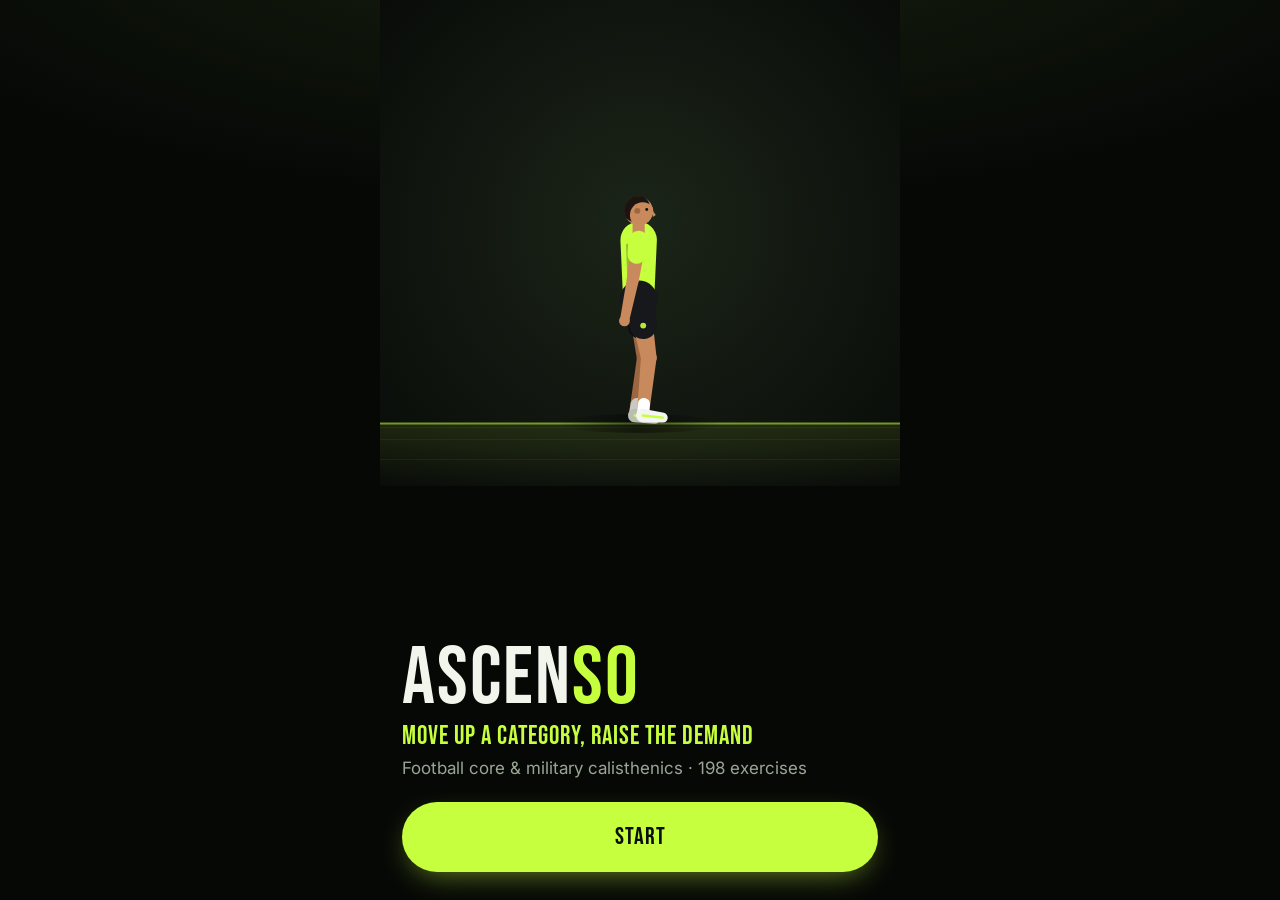
<file: ascenso/index.html>
<!doctype html>
<html lang="es">
<head>
<meta charset="utf-8">
<meta name="viewport" content="width=device-width, initial-scale=1, viewport-fit=cover, maximum-scale=1">
<title>ASCENSO · Core de fútbol y calistenia militar</title>
<meta name="description" content="Plan de 7 días de core para fútbol y calistenia militar con atleta animado, música, conteo por voz, niveles y verificación por cámara. SUBID DE CATEGORÍA, SUBID LA EXIGENCIA.">
<meta name="theme-color" content="#060806">
<meta name="apple-mobile-web-app-capable" content="yes">
<meta name="apple-mobile-web-app-status-bar-style" content="black-translucent">
<link rel="manifest" href="manifest.json">
<link rel="icon" href="icons/icon-192.png">
<link rel="apple-touch-icon" href="icons/icon-192.png">
<link rel="preconnect" href="https://fonts.googleapis.com">
<link rel="preconnect" href="https://fonts.gstatic.com" crossorigin>
<link href="https://fonts.googleapis.com/css2?family=Bebas+Neue&family=Inter:wght@400;600;700;800&display=swap" rel="stylesheet">
<link rel="stylesheet" href="css/styles.css">
</head>
<body>
<div id="app"></div>
<noscript>ASCENSO necesita JavaScript activado.</noscript>
<script src="js/i18n.js"></script>
<script src="js/figure.js"></script>
<script src="js/motions.js"></script>
<script src="js/exercises.js"></script>
<script src="js/music.js"></script>
<script src="js/voice.js"></script>
<script src="js/planner.js"></script>
<script src="js/camera.js"></script>
<script src="js/app.js"></script>
</body>
</html>
</file>
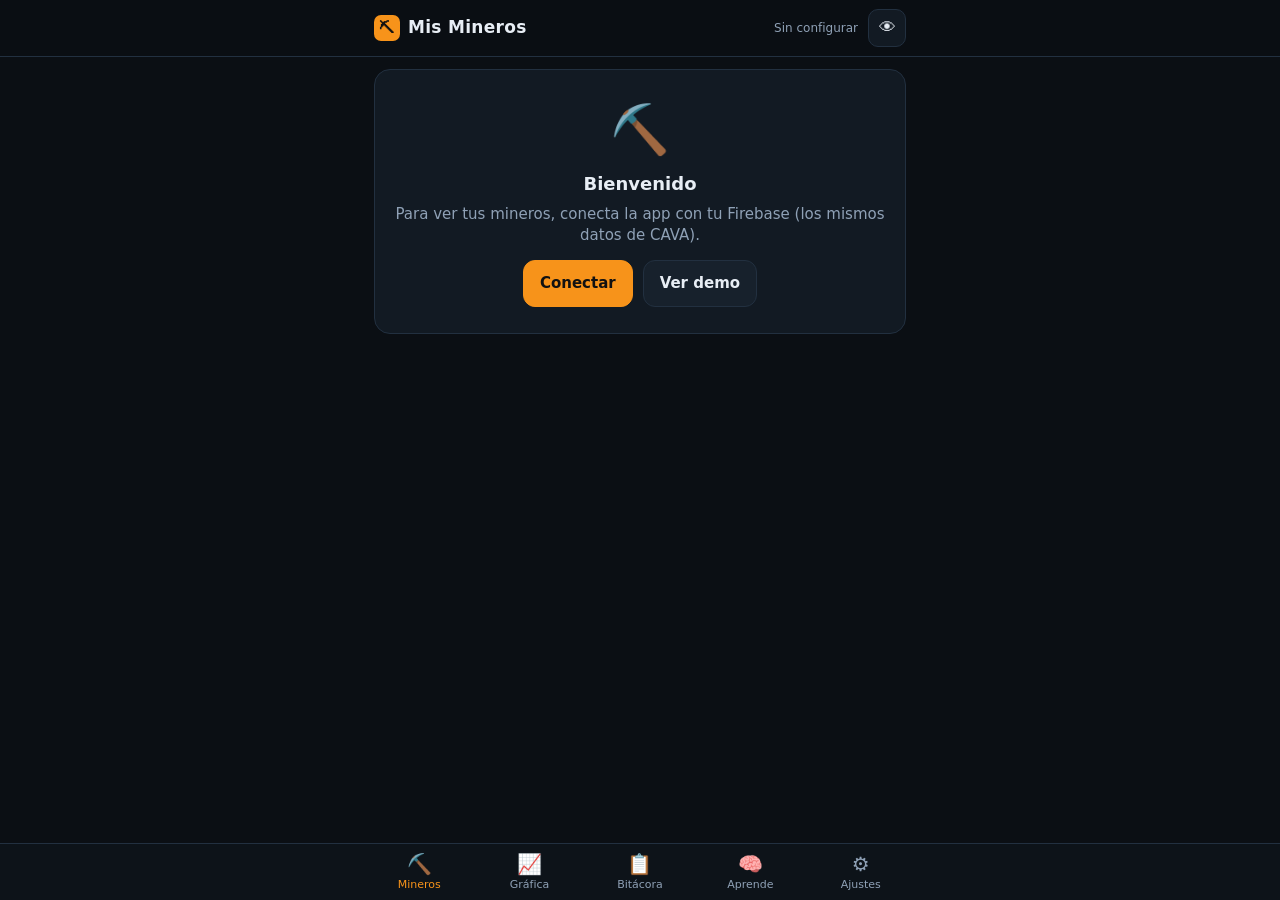
<file: mineros/index.html>
<!doctype html>
<html lang="es">
<head>
<meta charset="utf-8">
<meta name="viewport" content="width=device-width, initial-scale=1, viewport-fit=cover">
<meta name="theme-color" content="#0b0f14">
<title>Mis Mineros</title>
<link rel="manifest" href="manifest.json">
<link rel="icon" href="icono-192.png">
<link rel="apple-touch-icon" href="icono-192.png">
<style>
:root{
  --bg:#0b0f14; --card:#121a23; --card2:#17212c; --line:#223040; --txt:#e8eef5; --mut:#8fa1b6;
  --acc:#f7931a; --ok:#22c55e; --warn:#f5a524; --bad:#ef4444; --info:#3b9eff;
  --c1:#f7931a; --c2:#22d3ee; --c3:#a78bfa; --c4:#4ade80; --c5:#f472b6;
  --r:16px;
}
*{box-sizing:border-box;-webkit-tap-highlight-color:transparent}
html,body{margin:0;background:var(--bg);color:var(--txt);font:15px/1.4 system-ui,-apple-system,"Segoe UI",Roboto,sans-serif}
body{padding-bottom:calc(76px + env(safe-area-inset-bottom))}
.num{font-variant-numeric:tabular-nums}
button{font:inherit;color:inherit;border:0;background:none;cursor:pointer}
input,select{font:inherit;color:var(--txt);background:var(--card2);border:1px solid var(--line);border-radius:10px;padding:11px 12px;width:100%}
input:focus{outline:2px solid var(--acc);border-color:transparent}
.wrap{max-width:560px;margin:0 auto;padding:0 14px}
header{position:sticky;top:0;z-index:5;background:rgba(11,15,20,.92);backdrop-filter:blur(8px);border-bottom:1px solid var(--line)}
header .wrap{display:flex;align-items:center;gap:10px;height:56px}
header h1{font-size:17px;margin:0;letter-spacing:.3px;flex:1;display:flex;align-items:center;gap:8px;white-space:nowrap;min-width:0}
header h1 .logo{flex:none;width:26px;height:26px;border-radius:7px;background:var(--acc);display:grid;place-items:center;color:#111;font-weight:900;font-size:15px}
.ico-btn{width:38px;height:38px;border-radius:10px;display:grid;place-items:center;background:var(--card);border:1px solid var(--line);font-size:17px}
.ico-btn.on{background:var(--acc);color:#111;border-color:var(--acc)}
.upd{font-size:12px;color:var(--mut);text-align:right;line-height:1.2}
.upd b{color:var(--txt);font-weight:600}

.hero{margin:14px 0;border-radius:var(--r);padding:16px;background:linear-gradient(135deg,#15202b,#101820);border:1px solid var(--line);position:relative;overflow:hidden}
.hero.ok{border-color:#1f5134}
.hero.bad{border-color:#7a2323;background:linear-gradient(135deg,#2a1215,#160e10)}
.hero.warn{border-color:#6b4a12}
.hero.stale{border-color:#5a4a1f}
.hero .lbl{font-size:12px;letter-spacing:1px;text-transform:uppercase;color:var(--mut)}
.hero .big{font-size:44px;font-weight:800;letter-spacing:-1px;line-height:1.05;margin-top:2px}
.hero .big small{font-size:18px;font-weight:600;color:var(--mut);margin-left:4px}
.hero .msg{margin-top:8px;font-weight:600;display:flex;gap:8px;align-items:center}
.dot{width:10px;height:10px;border-radius:50%;flex:none;background:var(--mut)}
.dot.ok{background:var(--ok);box-shadow:0 0 0 4px rgba(34,197,94,.18);animation:lat 2s infinite}
.dot.bad{background:var(--bad);box-shadow:0 0 0 4px rgba(239,68,68,.2)}
.dot.warn{background:var(--warn)}
.dot.info{background:var(--info)}
@keyframes lat{50%{box-shadow:0 0 0 7px rgba(34,197,94,0)}}
.hero .sub{font-size:13px;color:var(--mut);margin-top:6px}

.banner{border-radius:12px;padding:12px 14px;margin:10px 0;font-size:14px;display:flex;gap:10px;align-items:flex-start}
.banner.bad{background:#2a1215;border:1px solid #7a2323}
.banner.warn{background:#2a2110;border:1px solid #6b4a12}
.banner.gray{background:var(--card);border:1px solid var(--line);color:var(--mut)}
.banner b{display:block}

.card{background:var(--card);border:1px solid var(--line);border-radius:var(--r);padding:14px;margin:12px 0}
.miner .top{display:flex;align-items:flex-start;gap:10px}
.miner .name{font-weight:700;font-size:16px}
.miner .model{font-size:12px;color:var(--mut)}
.chip{margin-left:auto;font-size:12px;font-weight:700;padding:5px 10px;border-radius:999px;white-space:nowrap;display:flex;gap:6px;align-items:center}
.chip.ok{background:rgba(34,197,94,.14);color:#6ee79a}
.chip.bad{background:rgba(239,68,68,.18);color:#ff8a8a}
.chip.warn{background:rgba(245,165,36,.16);color:#ffc766}
.chip.info{background:rgba(59,158,255,.16);color:#8cc4ff}
.chip.gray{background:var(--card2);color:var(--mut)}
.miner .hr{display:flex;align-items:baseline;flex-wrap:wrap;gap:6px 8px;margin:10px 0 4px}
.miner .hr .v{font-size:38px;font-weight:800;letter-spacing:-1px}
.miner .hr .u{color:var(--mut);font-weight:600}
.miner .hr .pct{margin-left:auto;font-size:13px;color:var(--mut);white-space:nowrap}
.coin{display:inline-flex;align-items:center;gap:5px;background:linear-gradient(135deg,#3a2808,#221806);border:1px solid #7a5310;color:#ffd27a;border-radius:999px;padding:3px 10px 3px 4px;font-size:14px;font-weight:700;white-space:nowrap;align-self:center}
.coin i{width:20px;height:20px;border-radius:50%;background:radial-gradient(circle at 35% 30%,#ffe29a,#f7931a 60%,#b8660a);display:grid;place-items:center;font-style:normal;font-size:11px;color:#5a3000;font-weight:900;box-shadow:inset 0 -1px 0 #0003}
.coin small{font-weight:600;color:#c9a35c;font-size:11px}
.hero .coin{font-size:16px;margin-top:10px}
.bar{height:8px;background:var(--card2);border-radius:99px;overflow:hidden}
.bar i{display:block;height:100%;border-radius:99px;background:var(--ok);transition:width .6s}
.spark{margin-top:10px;height:44px;width:100%}
.grid{display:grid;grid-template-columns:repeat(3,1fr);gap:8px;margin-top:12px}
.stat{background:var(--card2);border-radius:10px;padding:8px 9px;min-width:0}
.stat .k{font-size:11px;color:var(--mut);white-space:nowrap;overflow:hidden;text-overflow:ellipsis}
.stat .v{font-weight:700;font-size:15px;white-space:nowrap;overflow:hidden;text-overflow:ellipsis}
.stat .v.hot{color:var(--warn)}
.more{margin-top:10px;font-size:13px;color:var(--mut)}
.more summary{cursor:pointer;color:var(--acc);font-weight:600;list-style:none}
.more summary::-webkit-details-marker{display:none}
.boards{display:grid;gap:6px;margin-top:8px}
.board{display:grid;grid-template-columns:62px 1fr 70px;gap:8px;align-items:center;font-size:12px}
.board .bar{height:6px}
.kv{display:grid;grid-template-columns:auto 1fr;gap:4px 12px;margin-top:10px;font-size:13px}
.kv span:nth-child(odd){color:var(--mut)}
.kv span:nth-child(even){word-break:break-all}
.since{font-size:12px;color:var(--mut);margin-top:8px}
.stale-card{opacity:.55}
.acciones{display:flex;gap:8px;align-items:center;margin-top:10px}
.btn.sm{padding:8px 12px;font-size:13px;border-radius:10px}
.pend{font-size:13px;color:var(--info);display:flex;gap:6px;align-items:center}
.spin{width:14px;height:14px;border:2px solid var(--info);border-top-color:transparent;border-radius:50%;animation:gira 1s linear infinite}
@keyframes gira{to{transform:rotate(360deg)}}

nav{position:fixed;left:0;right:0;bottom:0;z-index:6;background:rgba(14,20,27,.96);backdrop-filter:blur(8px);border-top:1px solid var(--line);padding-bottom:env(safe-area-inset-bottom)}
nav .wrap{display:grid;grid-template-columns:repeat(5,1fr);padding:0 4px}
nav button{padding:9px 0 8px;display:flex;flex-direction:column;align-items:center;gap:2px;font-size:11px;color:var(--mut);position:relative}
nav button .i{font-size:20px;line-height:1.1}
nav button.act{color:var(--acc)}
nav button .badge{position:absolute;top:6px;left:56%;min-width:8px;height:8px;border-radius:9px;background:var(--bad)}
.tab{display:none}.tab.act{display:block}
h2{font-size:18px;margin:18px 0 8px}
h3{font-size:15px;margin:14px 0 6px}
p{margin:6px 0}
.mut{color:var(--mut)}
.seg{display:inline-flex;background:var(--card2);border-radius:10px;padding:3px;gap:3px}
.seg button{padding:6px 12px;border-radius:8px;font-size:13px;color:var(--mut)}
.seg button.act{background:var(--acc);color:#111;font-weight:700}
.legend{display:flex;flex-wrap:wrap;gap:6px 14px;font-size:12px;margin-top:8px}
.legend span{display:flex;align-items:center;gap:6px}
.legend i{width:14px;height:3px;border-radius:2px;display:inline-block}
.chartbox{position:relative}
.tip{position:absolute;pointer-events:none;background:#0b0f14ee;border:1px solid var(--line);border-radius:8px;padding:6px 8px;font-size:12px;display:none;white-space:nowrap}

.ev{display:flex;gap:10px;padding:10px 0;border-bottom:1px solid var(--line)}
.ev:last-child{border:0}
.ev .ic{width:30px;height:30px;border-radius:9px;display:grid;place-items:center;flex:none;font-size:15px}
.ev .ic.bad{background:rgba(239,68,68,.16)} .ev .ic.ok{background:rgba(34,197,94,.14)} .ev .ic.warn{background:rgba(245,165,36,.14)} .ev .ic.info{background:rgba(59,158,255,.14)}
.ev .t{font-size:12px;color:var(--mut)}

.btn{display:inline-flex;align-items:center;justify-content:center;gap:8px;padding:12px 16px;border-radius:12px;background:var(--card2);border:1px solid var(--line);font-weight:600}
.btn.pri{background:var(--acc);color:#111;border-color:var(--acc)}
.btn.bad{background:var(--bad);border-color:var(--bad);color:#fff}
.btn.full{width:100%}
.row{display:flex;gap:10px;align-items:center}
.field{margin:10px 0}
.field label{display:block;font-size:12px;color:var(--mut);margin-bottom:4px}
.switch{display:flex;align-items:center;justify-content:space-between;padding:12px 0;border-bottom:1px solid var(--line)}
.switch:last-child{border:0}
.tog{width:48px;height:28px;border-radius:99px;background:var(--card2);border:1px solid var(--line);position:relative;flex:none}
.tog::after{content:"";position:absolute;top:3px;left:3px;width:20px;height:20px;border-radius:50%;background:var(--mut);transition:.2s}
.tog.on{background:var(--acc);border-color:var(--acc)} .tog.on::after{left:23px;background:#111}

/* aprende */
.learn p{color:#cfd9e4}
.hash{font-family:ui-monospace,Menlo,Consolas,monospace;font-size:12px;word-break:break-all;background:var(--card2);padding:10px;border-radius:10px;line-height:1.5}
.hash .z{color:var(--ok);font-weight:800}
.bigstat{display:grid;grid-template-columns:1fr 1fr;gap:8px;margin-top:10px}
.bigstat .stat .v{font-size:18px;white-space:normal;line-height:1.2}
.wow{background:linear-gradient(135deg,#2a1d08,#141a22);border:1px solid #6b4a12;border-radius:12px;padding:12px;margin-top:10px}
.gl dt{font-weight:700;margin-top:10px;color:var(--acc)}
.gl dd{margin:2px 0 0;color:#cfd9e4}

/* alarma */
#alarma{position:fixed;inset:0;z-index:50;display:none;flex-direction:column;align-items:center;justify-content:center;padding:24px;text-align:center;background:#7f1010;animation:parp 1s infinite}
#alarma.on{display:flex}
@keyframes parp{50%{background:#3a0707}}
#alarma .ic{font-size:72px;line-height:1}
#alarma h2{font-size:28px;margin:10px 0 6px;letter-spacing:.5px}
#alarma ul{list-style:none;padding:0;margin:8px 0 18px;max-width:420px}
#alarma li{background:rgba(0,0,0,.28);border-radius:12px;padding:10px 12px;margin:8px 0;font-size:15px;text-align:left}
#alarma .hint{font-size:13px;opacity:.85;margin-bottom:14px}
#alarma .btn{background:#fff;color:#7f1010;border:0;font-size:17px;padding:15px 26px}
.toast{position:fixed;left:50%;bottom:calc(86px + env(safe-area-inset-bottom));transform:translateX(-50%);z-index:40;background:#10281a;border:1px solid #1f5134;color:#bff5d2;padding:10px 14px;border-radius:12px;font-size:14px;max-width:92vw;box-shadow:0 8px 30px #0008;display:none}
.toast.warn{background:#2a2110;border-color:#6b4a12;color:#ffe2a8}
.empty{text-align:center;padding:40px 10px;color:var(--mut)}
.pill-demo{font-size:11px;background:var(--info);color:#fff;border-radius:99px;padding:2px 8px;font-weight:700}
</style>
</head>
<body>

<header><div class="wrap">
  <h1><span class="logo">⛏</span><span>Mis Mineros</span><span id="pillDemo" class="pill-demo" hidden>DEMO</span></h1>
  <div class="upd" id="upd"></div>
  <button class="ico-btn" id="btnVigia" title="Modo vigilancia: pantalla siempre encendida">👁</button>
</div></header>

<main class="wrap">
  <!-- MINEROS -->
  <section class="tab act" id="t-mineros">
    <div id="hero"></div>
    <div id="banners"></div>
    <div id="lista"></div>
  </section>

  <!-- GRAFICA -->
  <section class="tab" id="t-grafica">
    <h2>¿Cuánto han trabajado?</h2>
    <div class="row" style="justify-content:space-between">
      <div class="seg" id="segRango"><button data-r="d" class="act">24 horas</button><button data-r="h">7 días</button></div>
      <span class="mut num" id="promTxt" style="font-size:13px"></span>
    </div>
    <div class="card chartbox" id="chartBox"><svg id="chart" width="100%" height="240"></svg><div class="tip" id="tip"></div><div class="legend" id="legend"></div></div>
    <p class="mut" style="font-size:13px">Cada punto es el promedio de 5 minutos (24 h) o de 1 hora (7 días). Cuando una línea cae a cero, ese minero no estaba trabajando.</p>
  </section>

  <!-- BITACORA -->
  <section class="tab" id="t-bitacora">
    <h2>Bitácora</h2>
    <p class="mut" style="font-size:13px">Todo lo que ha pasado: cuándo se detuvo un minero, cuándo volvió, cuándo arrancó la PC.</p>
    <div class="card" id="eventos"></div>
  </section>

  <!-- APRENDE -->
  <section class="tab learn" id="t-aprende">
    <h2>Aprende a minar 🧠</h2>
    <div class="card">
      <h3>¿Qué hace un minero?</h3>
      <p>Bitcoin es como un gran cuaderno público donde se anotan todos los pagos. Cada ~10 minutos se agrega una página nueva, llamada <b>bloque</b>.</p>
      <p>Para ganarse el derecho de escribir esa página, las máquinas del mundo compiten resolviendo un acertijo: buscar un número (el <b>nonce</b>) que, mezclado con la página, dé una “huella” (<b>hash</b>) que empiece con muchos ceros.</p>
      <p>No hay truco: solo probar y probar, millones de millones de veces por segundo. Eso es el <b>hashrate</b>. Quien encuentra primero la huella gana bitcoins nuevos.</p>
    </div>

    <div class="card">
      <h3>⛏ Mina con este teléfono</h3>
      <p class="mut" style="font-size:13px">Escribe lo que quieras en la página del bloque, elige cuántos ceros exiges, y deja que el teléfono busque el nonce.</p>
      <div class="field"><label>Página del bloque</label><input id="minTxt" value="Hoy papá nos enseñó a minar"></div>
      <div class="field"><label>Ceros al inicio de la huella (dificultad)</label>
        <div class="seg" id="segCeros"><button data-z="2">2</button><button data-z="3">3</button><button data-z="4" class="act">4</button><button data-z="5">5</button><button data-z="6">6</button><button data-z="7">7</button></div>
      </div>
      <button class="btn pri full" id="btnMinar">¡Minar!</button>
      <div id="minOut" style="margin-top:10px"></div>
    </div>

    <div class="card">
      <h3>🌍 La red Bitcoin ahora mismo</h3>
      <div id="red"><p class="mut">Cargando…</p></div>
    </div>

    <div class="card">
      <h3>📖 Palabras de minero</h3>
      <dl class="gl">
        <dt>Hashrate (TH/s)</dt><dd>Intentos por segundo. 1 TH/s = un billón (1.000.000.000.000) de intentos cada segundo.</dd>
        <dt>Hash o huella</dt><dd>Un código que sale de mezclar datos con la fórmula SHA-256. Si cambias una sola letra, sale una huella totalmente distinta.</dd>
        <dt>Nonce</dt><dd>El número que el minero va cambiando (0, 1, 2, 3…) hasta que la huella sale con suficientes ceros.</dd>
        <dt>Dificultad</dt><dd>Cuántos ceros exige la red. Cada cero de más hace el trabajo 16 veces más difícil.</dd>
        <dt>Pool</dt><dd>Un equipo de mineros de todo el mundo que suman fuerzas y se reparten el premio según cuánto trabajó cada uno.</dd>
        <dt>Share (acción)</dt><dd>Una “casi solución” que el minero manda al pool para demostrar que está trabajando. Así el pool sabe cuánto pagarle.</dd>
        <dt>Consumo (W) y eficiencia (J/TH)</dt><dd>Cuánta electricidad gasta. La eficiencia dice cuánta energía cuesta cada TH: menos es mejor.</dd>
        <dt>Temperatura</dt><dd>Los chips se calientan mucho. Los ventiladores los enfrían; si se calientan de más, el minero baja la velocidad o se apaga para protegerse.</dd>
      </dl>
    </div>
  </section>

  <!-- AJUSTES -->
  <section class="tab" id="t-ajustes">
    <h2>Ajustes</h2>
    <div class="card" id="cardCuenta"></div>
    <div class="card">
      <div class="switch"><div><b>Sirena de alarma</b><div class="mut" style="font-size:12px">Suena si un minero se detiene o la casa deja de reportar</div></div><button class="tog" id="tgSonido"></button></div>
      <div class="switch"><div><b>Vibrar</b></div><button class="tog" id="tgVibrar"></button></div>
      <div class="switch"><div><b>Avisos del sistema</b><div class="mut" style="font-size:12px">Notificación si la app está abierta pero en segundo plano</div></div><button class="tog" id="tgNotif"></button></div>
      <div class="switch"><div><b>Modo demo</b><div class="mut" style="font-size:12px">Mineros inventados, para practicar o enseñar</div></div><button class="tog" id="tgDemo"></button></div>
      <div class="field"><label>Revisar cada (segundos)</label><select id="selRefresco"><option>10</option><option>20</option><option>30</option><option>60</option></select></div>
      <div class="row" style="margin-top:12px;flex-wrap:wrap">
        <button class="btn" id="btnProbarAlarma">🔔 Probar alarma</button>
        <button class="btn" id="btnSimular" hidden>💥 Simular falla (demo)</button>
      </div>
    </div>
    <p class="mut" style="font-size:12px;text-align:center" id="verTxt"></p>
  </section>
</main>

<nav><div class="wrap">
  <button data-t="mineros" class="act"><span class="i">⛏️</span>Mineros<span class="badge" id="navBadge" hidden></span></button>
  <button data-t="grafica"><span class="i">📈</span>Gráfica</button>
  <button data-t="bitacora"><span class="i">📋</span>Bitácora</button>
  <button data-t="aprende"><span class="i">🧠</span>Aprende</button>
  <button data-t="ajustes"><span class="i">⚙️</span>Ajustes</button>
</div></nav>

<div id="alarma" role="alertdialog" aria-live="assertive">
  <div class="ic">🚨</div>
  <h2 id="alTit">¡ALARMA!</h2>
  <ul id="alLista"></ul>
  <div class="hint" id="alHint"></div>
  <button class="btn" id="btnEnterado">ENTERADO</button>
</div>
<div class="toast" id="toast"></div>

<script>
'use strict';
const VERSION = '1.0';
const $ = s => document.querySelector(s);
const $$ = s => Array.from(document.querySelectorAll(s));
const LS = {
  get(k, d) { try { const v = localStorage.getItem(k); return v == null ? d : JSON.parse(v); } catch (e) { return d; } },
  set(k, v) { try { localStorage.setItem(k, JSON.stringify(v)); } catch (e) {} },
  del(k) { try { localStorage.removeItem(k); } catch (e) {} }
};
const esc = s => String(s == null ? '' : s).replace(/[&<>"']/g, c => ({'&':'&amp;','<':'&lt;','>':'&gt;','"':'&quot;',"'":'&#39;'}[c]));

const cfg = Object.assign({
  apiKey: '', projectId: 'cava-licoreria', correo: 'principalanth@gmail.com', coleccion: 'mineria',
  refrescoSeg: 20, sonido: true, vibrar: true, notif: false, demo: false
}, LS.get('mm_cfg', {}));
const guardarCfg = () => LS.set('mm_cfg', cfg);
const URLS = Object.assign({ auth: 'https://identitytoolkit.googleapis.com', token: 'https://securetoken.googleapis.com', fs: 'https://firestore.googleapis.com' }, LS.get('mm_urls', {}));
let sesion = LS.get('mm_sesion', null);

const COLORES = ['var(--c1)', 'var(--c2)', 'var(--c3)', 'var(--c4)', 'var(--c5)'];
const EST = {
  OK:            { t: 'Trabajando',  c: 'ok',   i: '⛏️' },
  ARRANCANDO:    { t: 'Arrancando',  c: 'info', i: '🔄' },
  BAJO:          { t: 'Rinde poco',  c: 'warn', i: '⚠️' },
  DETENIDO:      { t: 'DETENIDO',    c: 'bad',  i: '⛔' },
  SIN_RESPUESTA: { t: 'NO RESPONDE', c: 'bad',  i: '🔌' },
  INICIO:        { t: 'PC encendida',c: 'info', i: '💻' },
  REINICIANDO:   { t: 'Reiniciando', c: 'info', i: '🔁' },
  REINICIO:      { t: 'Reinicio ordenado', c: 'info', i: '🔁' },
  ERROR_ORDEN:   { t: 'No se pudo reiniciar', c: 'bad', i: '⚠️' },
  SIN_DATOS:     { t: 'Sin datos',   c: 'gray', i: '·' }
};

// ------------------------------------------------------------------ formato
const f1 = n => (n == null || isNaN(n)) ? '—' : Number(n).toLocaleString('es-VE', { maximumFractionDigits: 1, minimumFractionDigits: 1 });
const f0 = n => (n == null || isNaN(n)) ? '—' : Math.round(n).toLocaleString('es-VE');
function fDur(ms) {
  const s = Math.max(0, Math.round(ms / 1000));
  if (s < 60) return s + ' s';
  const m = Math.floor(s / 60); if (m < 60) return m + ' min';
  const h = Math.floor(m / 60); if (h < 48) return h + ' h ' + (m % 60) + ' min';
  const d = Math.floor(h / 24); return d + ' d ' + (h % 24) + ' h';
}
function fDurCorta(ms) {
  const m = Math.floor(Math.max(0, ms) / 60000), h = Math.floor(m / 60), d = Math.floor(h / 24);
  if (d > 0) return d + 'd ' + (h % 24) + 'h'; if (h > 0) return h + 'h ' + (m % 60) + 'm'; return m + 'm';
}
function fHora(t) { const d = new Date(t); return d.toLocaleTimeString('es-VE', { hour: 'numeric', minute: '2-digit' }); }
function fFechaHora(t) {
  const d = new Date(t), hoy = new Date(); const ay = new Date(); ay.setDate(hoy.getDate() - 1);
  const dia = d.toDateString() === hoy.toDateString() ? 'Hoy' : d.toDateString() === ay.toDateString() ? 'Ayer' : d.toLocaleDateString('es-VE', { day: 'numeric', month: 'short' });
  return dia + ', ' + fHora(t);
}
function fGrande(n) {
  if (n >= 1e12) return f1(n / 1e12) + ' billones';
  if (n >= 1e9) return f1(n / 1e9) + ' mil millones';
  if (n >= 1e6) return f1(n / 1e6) + ' millones';
  if (n >= 1e3) return f1(n / 1e3) + ' mil';
  return f0(n);
}
function host(url) { if (!url) return '—'; return String(url).replace(/^[a-z+]+:\/\//i, '').replace(/\/.*$/, ''); }

// ------------------------------------------------------------------ Firebase REST
function errTxt(m) {
  m = String(m || '');
  if (/INVALID_LOGIN|INVALID_PASSWORD|EMAIL_NOT_FOUND/.test(m)) return 'Correo o clave incorrectos';
  if (/API_KEY|API key/i.test(m)) return 'La apiKey no es válida';
  if (/TOO_MANY/.test(m)) return 'Demasiados intentos; espera unos minutos';
  if (/Failed to fetch|NetworkError|Load failed/i.test(m)) return 'Sin conexión a internet';
  return m;
}
async function login(correo, clave) {
  const r = await fetch(URLS.auth + '/v1/accounts:signInWithPassword?key=' + encodeURIComponent(cfg.apiKey), {
    method: 'POST', headers: { 'Content-Type': 'application/json' },
    body: JSON.stringify({ email: correo, password: clave, returnSecureToken: true })
  });
  const j = await r.json().catch(() => ({}));
  if (!r.ok) throw new Error(errTxt(j.error && j.error.message));
  sesion = { idToken: j.idToken, refreshToken: j.refreshToken, exp: Date.now() + (parseInt(j.expiresIn || '3600', 10) - 300) * 1000, correo };
  LS.set('mm_sesion', sesion);
}
async function tokenVigente() {
  if (!sesion) throw new Error('NO_SESION');
  if (Date.now() < sesion.exp) return sesion.idToken;
  const r = await fetch(URLS.token + '/v1/token?key=' + encodeURIComponent(cfg.apiKey), {
    method: 'POST', headers: { 'Content-Type': 'application/x-www-form-urlencoded' },
    body: 'grant_type=refresh_token&refresh_token=' + encodeURIComponent(sesion.refreshToken)
  });
  const j = await r.json().catch(() => ({}));
  if (!r.ok) {
    if (r.status === 400) { sesion = null; LS.del('mm_sesion'); throw new Error('NO_SESION'); }
    throw new Error(errTxt(j.error && j.error.message) || ('HTTP ' + r.status));
  }
  sesion.idToken = j.id_token; sesion.refreshToken = j.refresh_token;
  sesion.exp = Date.now() + (parseInt(j.expires_in || '3600', 10) - 300) * 1000;
  LS.set('mm_sesion', sesion);
  return sesion.idToken;
}
// repara listas que Windows PowerShell 5.1 guardaba como {"value":[...],"Count":n}
function sanear(x) {
  if (Array.isArray(x)) return x.map(sanear);
  if (x && typeof x === 'object') {
    const k = Object.keys(x);
    if (k.length === 2 && 'value' in x && 'Count' in x) return sanear(x.value);
    const o = {}; k.forEach(kk => { o[kk] = sanear(x[kk]); }); return o;
  }
  return x;
}
function tFirestore(s) { return Date.parse(String(s).replace(/(\.\d{3})\d+/, '$1')); }
async function leerDoc(nombre, reintento) {
  const url = URLS.fs + '/v1/projects/' + encodeURIComponent(cfg.projectId) + '/databases/(default)/documents/' + encodeURIComponent(cfg.coleccion) + '/' + nombre;
  const r = await fetch(url, { headers: { Authorization: 'Bearer ' + await tokenVigente() }, cache: 'no-store' });
  if ((r.status === 401 || r.status === 403) && !reintento && sesion) { sesion.exp = 0; return leerDoc(nombre, true); }
  if (r.status === 404) return null;
  if (r.status === 403) throw new Error('Sin permiso: revisa las reglas de Firestore');
  if (!r.ok) throw new Error('HTTP ' + r.status);
  const j = await r.json();
  const s = j.fields && j.fields.json && j.fields.json.stringValue;
  if (!s) return null;
  return { datos: sanear(JSON.parse(s)), actualizado: tFirestore(j.updateTime) };
}

async function escribirDoc(nombre, obj, reintento) {
  const url = URLS.fs + '/v1/projects/' + encodeURIComponent(cfg.projectId) + '/databases/(default)/documents/' + encodeURIComponent(cfg.coleccion) + '/' + nombre;
  const r = await fetch(url, { method: 'PATCH', headers: { Authorization: 'Bearer ' + await tokenVigente(), 'Content-Type': 'application/json' },
    body: JSON.stringify({ fields: { json: { stringValue: JSON.stringify(obj) }, ts: { integerValue: String(Date.now()) } } }) });
  if ((r.status === 401 || r.status === 403) && !reintento && sesion) { sesion.exp = 0; return escribirDoc(nombre, obj, true); }
  if (r.status === 403) throw new Error('Sin permiso de escritura: revisa las reglas de Firestore');
  if (!r.ok) throw new Error('HTTP ' + r.status);
}

// ------------------------------------------------------------------ orden: reiniciar
let ordenPend = null;   // { id, minero, t }
async function reiniciar(mid) {
  const m = doc && doc.datos.mineros.find(x => x.id === mid); if (!m) return;
  if (ordenPend) { mostrarToast('Ya hay una orden en camino, espera un momento', 'warn'); return; }
  if (!confirm('¿Reiniciar ' + m.nombre + '?\n\nDejará de minar unos 3 a 5 minutos mientras arranca de nuevo. La alarma no sonará durante el reinicio.')) return;
  if (cfg.demo) {
    ordenPend = { id: 'demo', minero: mid, t: Date.now() }; pintarMineros();
    setTimeout(() => { ordenPend = null; DEMO.reinicio = { id: mid, t: Date.now() }; mostrarToast('🔁 ' + m.nombre + ' se está reiniciando (demo)'); refrescar(); }, 2500);
    return;
  }
  const id = Date.now().toString(36) + Math.random().toString(36).slice(2, 8);
  try {
    await escribirDoc('orden', { id, minero: mid, accion: 'reiniciar', t: Date.now(), quien: (sesion && sesion.correo) || cfg.correo });
  } catch (e) { mostrarToast('❌ No se pudo enviar la orden: ' + errTxt(e.message), 'warn'); return; }
  ordenPend = { id, minero: mid, t: Date.now() };
  mostrarToast('📨 Orden enviada. La PC de la casa la ejecuta en unos segundos.');
  pintarMineros(); seguirOrden();
}
async function seguirOrden() {
  if (!ordenPend) return;
  const o = ordenPend;
  try {
    const r = await leerDoc('orden');
    if (r && r.datos && r.datos.id === o.id && r.datos.resultado) {
      ordenPend = null;
      const m = doc && doc.datos.mineros.find(x => x.id === o.minero);
      if (r.datos.resultado === 'ok') { mostrarToast('🔁 ' + (m ? m.nombre : 'El minero') + ' se está reiniciando. Vuelve en 3 a 5 minutos.'); tono([520, 660]); }
      else mostrarToast('❌ No se pudo reiniciar: ' + (r.datos.detalle || 'error'), 'warn');
      refrescar(); return;
    }
  } catch (e) {}
  if (Date.now() - o.t > 90000) { ordenPend = null; mostrarToast('⌛ La PC de la casa no respondió la orden. ¿Está encendida y con internet?', 'warn'); pintarMineros(); return; }
  setTimeout(seguirOrden, 3000);
}
window.reiniciar = reiniciar;

// ------------------------------------------------------------------ datos de demo
const DEMO = { falla: false, t0: Date.now() };
function demoLectura() {
  const now = Date.now();
  const w = (a) => a + Math.sin(now / 50000 + a) * 1.2 + Math.random() * 0.6;
  const m1 = { id: 'm1', nombre: 'Minero 1', modelo: 'M30S+', ip: '192.168.1.50', ok: true, api: 'v1', th: w(100), th5m: 100.2, thProm: 99.8, thNominal: 100, temp: 71 + Math.random() * 2, tempChipMax: 86, potencia: 3400, ventEntrada: 5520, ventSalida: 5490, segundosEncendido: 3 * 86400 + 5 * 3600, aceptados: 48211, rechazados: 23, pool: 'stratum+tcp://btc.viabtc.io:3333', poolUsuario: 'familia.m1', poolEstado: 'Alive', placas: [{ n: 0, th: 33.4, temp: 70 }, { n: 1, th: 33.1, temp: 72 }, { n: 2, th: 33.6, temp: 71 }], estado: 'OK', estadoDesde: DEMO.t0 - 3 * 86400000, avisos: [] };
  const m2 = { id: 'm2', nombre: 'Minero 2', modelo: 'M31S', ip: '192.168.1.51', ok: true, api: 'v1', th: w(76), th5m: 75.9, thProm: 75.5, thNominal: 76, temp: 69 + Math.random() * 2, tempChipMax: 83, potencia: 3220, ventEntrada: 5100, ventSalida: 5080, segundosEncendido: 1 * 86400 + 2 * 3600, aceptados: 20113, rechazados: 9, pool: 'stratum+tcp://btc.viabtc.io:3333', poolUsuario: 'familia.m2', poolEstado: 'Alive', placas: [{ n: 0, th: 25.3, temp: 68 }, { n: 1, th: 25.4, temp: 70 }, { n: 2, th: 25.2, temp: 69 }], estado: 'OK', estadoDesde: DEMO.t0 - 86400000, avisos: [] };
  if (DEMO.reinicio && now - DEMO.reinicio.t < 20000) Object.assign(DEMO.reinicio.id === 'm1' ? m1 : m2, { ok: false, th: null, estado: 'REINICIANDO', estadoDesde: DEMO.reinicio.t, placas: [] });
  if (DEMO.falla) Object.assign(m2, { th: 0, th5m: 12, placas: m2.placas.map(p => ({ ...p, th: 0 })), estado: 'DETENIDO', estadoDesde: DEMO.fallaT, potencia: 180 });
  const ev = [];
  if (DEMO.falla) ev.push({ t: DEMO.fallaT, id: 'm2', nombre: 'Minero 2', de: 'OK', a: 'DETENIDO', texto: '0 TH/s' });
  ev.push({ t: now - 26 * 3600000, id: 'm2', nombre: 'Minero 2', de: 'SIN_RESPUESTA', a: 'OK', texto: '75.8 TH/s' });
  ev.push({ t: now - 26.4 * 3600000, id: 'm2', nombre: 'Minero 2', de: 'OK', a: 'SIN_RESPUESTA', texto: 'no contesta' });
  ev.push({ t: now - 74 * 3600000, id: '', nombre: 'PC', de: '', a: 'INICIO', texto: 'Agente iniciado en PC-CASA' });
  return { datos: { v: 1, ts: now, agente: { pc: 'PC-CASA', intervaloSeg: 30, version: '1.0' }, mineros: [m1, m2], eventos: ev }, actualizado: now - 4000 };
}
function demoHist() {
  const now = Date.now(); const d = [], h = [];
  for (let t = now - 24 * 3600000; t < now; t += 300000) {
    const a = 100 + Math.sin(t / 3.6e6) * 1.5, b = 76 + Math.cos(t / 4e6) * 1.2;
    d.push([t, [+a.toFixed(2), (t > now - 3 * 3600000 && t < now - 2.6 * 3600000) ? 0 : +b.toFixed(2)]]);
  }
  for (let t = now - 7 * 86400000; t < now; t += 3600000) {
    h.push([t, [+(100 + Math.sin(t / 3e7) * 1.5).toFixed(2), (t > now - 27 * 3600000 && t < now - 26 * 3600000) ? 35 : +(76 + Math.cos(t / 3e7)).toFixed(2)]]);
  }
  return { ids: ['m1', 'm2'], d, h };
}

// ------------------------------------------------------------------ estado de la app
let doc = null;          // { datos, actualizado }
let hist = null; let histAt = 0;
let errRed = null; let cargando = false;
let ultimoIntento = 0;

function limiteViejoMs() {
  const iv = (doc && doc.datos.agente && doc.datos.agente.intervaloSeg) || 30;
  return Math.max(150000, iv * 4000 + 30000);
}
function edadMs() { return doc ? Math.max(0, Date.now() - doc.actualizado) : Infinity; }
function esViejo() { return doc ? edadMs() > limiteViejoMs() : false; }

async function refrescar() {
  if (cargando) return; cargando = true; ultimoIntento = Date.now();
  try {
    if (cfg.demo) { doc = demoLectura(); if (!hist || Date.now() - histAt > 60000) { hist = demoHist(); histAt = Date.now(); } errRed = null; }
    else if (!sesion || !cfg.apiKey) { doc = null; }
    else {
      const d = await leerDoc('estado');
      if (d) doc = d; else errRed = 'Todavía no hay datos: ¿ya instalaste el agente en la PC?';
      if (d) errRed = null;
      if (!hist || Date.now() - histAt > 4 * 60000 || tabActual === 'grafica') {
        try { const h = await leerDoc('historial'); if (h) { hist = h.datos; histAt = Date.now(); } } catch (e) {}
      }
    }
  } catch (e) {
    if (e.message === 'NO_SESION') { sesion = null; errRed = null; }
    else errRed = errTxt(e.message);
  } finally { cargando = false; }
  pintar(); evaluarAlarmas();
}

// ------------------------------------------------------------------ ganancia del dia (estimado)
// satoshis por cada hash = premio de los ultimos 144 bloques / (hashes de toda la red en un dia)
function satsPorHash() { return (redInfo && redInfo.hash && redInfo.premio144) ? redInfo.premio144 / (redInfo.hash * 86400) : null; }
const HORA_INICIO_DIA = 22;   // el dia minero va de 10:00 pm a 9:59 pm
function inicioDiaMinero() {
  const d = new Date(); const h = new Date(d); h.setHours(HORA_INICIO_DIA, 0, 0, 0);
  if (d < h) h.setDate(h.getDate() - 1);
  return h.getTime();
}
function thSegundosHoy(m) {
  // suma del trabajo hecho desde la medianoche: puntos de 5 min del historial + el tramo que va en curso
  if (!hist || !hist.d || !hist.ids) return null;
  const idx = hist.ids.indexOf(m.id); if (idx < 0) return null;
  const t0 = inicioDiaMinero(), ahora = Date.now();
  let ths = 0, ultimo = null;
  hist.d.forEach(p => {
    if (p[0] + 300000 <= t0) return;
    const v = p[1] ? p[1][idx] : null; ultimo = Math.max(ultimo || 0, p[0] + 300000);
    if (v == null) return;
    ths += v * (Math.min(p[0] + 300000, ahora) - Math.max(p[0], t0)) / 1000;
  });
  const desde = Math.max(t0, ultimo || t0);
  if (m.ok && m.th && !esViejo()) ths += m.th * Math.max(0, ahora - desde) / 1000;
  return ths;
}
function gananciaHoy(m) {
  const sph = satsPorHash(), ths = thSegundosHoy(m);
  if (sph == null || ths == null) return null;
  const sats = ths * 1e12 * sph;
  return { sats, usd: redInfo.usd ? sats / 1e8 * redInfo.usd : null };
}
function monedita(g, grande) {
  if (!g) return '';
  const monto = g.usd != null ? '$' + g.usd.toLocaleString('es-VE', { minimumFractionDigits: 2, maximumFractionDigits: 2 }) : f0(g.sats) + ' sats';
  return `<span class="coin" title="Estimado de lo minado en el día minero (desde las 10 pm), al precio del BTC en vivo"><i>₿</i>${monto}<small>${grande ? 'ganados hoy' : 'hoy'}</small></span>`;
}

// ------------------------------------------------------------------ pintar
let tabActual = 'mineros';
function pintar() {
  $('#pillDemo').hidden = !cfg.demo;
  pintarCabecera(); pintarMineros();
  if (tabActual === 'grafica') pintarGrafica();
  if (tabActual === 'bitacora') pintarEventos();
  if (tabActual === 'ajustes') pintarAjustes();
}
function pintarCabecera() {
  let h = '';
  if (doc) {
    const pc = (doc.datos.agente && doc.datos.agente.pc) || 'PC';
    h = 'Dato de hace <b class="num">' + fDur(edadMs()) + '</b><br>' + esc(pc);
  } else if (!cfg.demo && (!sesion || !cfg.apiKey)) h = 'Sin configurar';
  $('#upd').innerHTML = h;
}

function claseEstado(m, viejo) { if (viejo) return 'gray'; return (EST[m.estado] || EST.SIN_DATOS).c; }

function pintarMineros() {
  const hero = $('#hero'), lista = $('#lista'), ban = $('#banners');
  if (!cfg.demo && (!sesion || !cfg.apiKey)) {
    hero.innerHTML = '';
    ban.innerHTML = '';
    lista.innerHTML = `<div class="card" style="text-align:center;padding:26px 16px">
      <div style="font-size:48px">⛏️</div><h2 style="margin:8px 0">Bienvenido</h2>
      <p class="mut">Para ver tus mineros, conecta la app con tu Firebase (los mismos datos de CAVA).</p>
      <div class="row" style="justify-content:center;margin-top:14px;flex-wrap:wrap">
        <button class="btn pri" onclick="irTab('ajustes')">Conectar</button>
        <button class="btn" onclick="activarDemo(true)">Ver demo</button></div></div>`;
    return;
  }
  if (!doc) {
    hero.innerHTML = ''; lista.innerHTML = `<div class="empty">${errRed ? '⚠️ ' + esc(errRed) : 'Cargando…'}</div>`; ban.innerHTML = ''; return;
  }
  const viejo = esViejo();
  const ms = doc.datos.mineros || [];
  const total = ms.reduce((a, m) => a + (m.ok && m.th ? m.th : 0), 0);
  const trabajando = ms.filter(m => m.estado === 'OK' || m.estado === 'ARRANCANDO').length;
  const malos = ms.filter(m => m.estado === 'DETENIDO' || m.estado === 'SIN_RESPUESTA');
  let cls = 'ok', dot = 'ok', msg = trabajando === ms.length ? 'Todos trabajando' : trabajando + ' de ' + ms.length + ' trabajando';
  if (viejo) { cls = 'stale'; dot = 'warn'; msg = 'La casa no reporta desde hace ' + fDur(edadMs()); }
  else if (malos.length) { cls = 'bad'; dot = 'bad'; msg = malos.map(m => m.nombre).join(' y ') + (malos.length > 1 ? ' no están' : ' no está') + ' trabajando'; }
  else if (ms.some(m => m.estado === 'BAJO' || (m.avisos && m.avisos.length))) { cls = 'warn'; dot = 'warn'; }
  const pot = ms.reduce((a, m) => a + (m.ok && m.potencia ? m.potencia : 0), 0);
  hero.innerHTML = `<div class="hero ${cls}">
    <div class="lbl">Fuerza total de minado</div>
    <div class="big num">${f1(viejo ? null : total)}<small>TH/s</small></div>
    <div class="msg"><span class="dot ${dot}"></span>${esc(msg)}</div>
    <div class="sub num">${viejo ? 'Últimos datos de ' + fFechaHora(doc.actualizado) : fGrande(total * 1e12) + ' de intentos por segundo · ' + f1(pot / 1000) + ' kW'}</div>
    ${(() => { const gs = ms.map(gananciaHoy).filter(Boolean); if (!gs.length) return ''; return monedita({ sats: gs.reduce((a, g) => a + g.sats, 0), usd: gs.every(g => g.usd != null) ? gs.reduce((a, g) => a + g.usd, 0) : null }, true) + (redInfo && redInfo.usd ? `<div class="sub num" style="margin-top:6px">1 BTC = $${f0(redInfo.usd)} · día minero desde las 10 pm · estimado antes de la comisión del pool</div>` : ''); })()}
  </div>`;

  let b = '';
  if (viejo) b += `<div class="banner bad"><span>🏠</span><div><b>La PC de la casa no manda datos</b>Puede ser un apagón, falta de internet en la casa o la PC apagada. Lo que ves abajo es lo último que se supo.</div></div>`;
  if (errRed) b += `<div class="banner gray"><span>📶</span><div><b>${esc(errRed)}</b>Se muestran los últimos datos que llegaron.</div></div>`;
  ban.innerHTML = b;

  lista.innerHTML = ms.map((m, i) => tarjeta(m, i, viejo)).join('') || '<div class="empty">El agente no tiene mineros configurados.</div>';
  $('#navBadge').hidden = !(viejo || malos.length);
}

function sparkSvg(idx, color) {
  if (!hist || !hist.d || !hist.d.length) return '';
  const seg = hist.d.slice(-144);
  const pts = seg.map(p => (p[1] && p[1][idx] != null) ? +p[1][idx] : null);
  if (pts.filter(v => v != null).length < 2) return '';
  const max = Math.max(1, ...pts.filter(v => v != null)) * 1.1, W = 300, H = 44, n = pts.length;
  let d = '', pen = false;
  pts.forEach((v, i) => { if (v == null) { pen = false; return; } const x = (i / (n - 1)) * W, y = H - (v / max) * (H - 4) - 2; d += (pen ? 'L' : 'M') + x.toFixed(1) + ' ' + y.toFixed(1); pen = true; });
  return `<svg class="spark" viewBox="0 0 ${W} ${H}" preserveAspectRatio="none"><path d="${d}" fill="none" stroke="${color}" stroke-width="2" vector-effect="non-scaling-stroke" stroke-linejoin="round"/></svg>
  <div class="mut" style="font-size:11px;display:flex;justify-content:space-between"><span>${fHora(seg[0][0])}</span><span>ahora</span></div>`;
}

function tarjeta(m, i, viejo) {
  const e = EST[m.estado] || EST.SIN_DATOS; const c = claseEstado(m, viejo);
  const nom = m.thNominal || null;
  const pct = nom && m.th != null ? Math.min(130, (m.th / nom) * 100) : null;
  const colBar = { ok: 'var(--ok)', warn: 'var(--warn)', bad: 'var(--bad)', info: 'var(--info)', gray: 'var(--mut)' }[c];
  const idxHist = hist && hist.ids ? hist.ids.indexOf(m.id) : -1;
  const efic = m.potencia && m.th ? m.potencia / m.th : null;
  const hot = m.temp != null && m.temp >= 85;
  const placas = (m.placas || []).filter(p => p);
  const maxPl = Math.max(1, ...placas.map(p => p.th || 0));
  return `<div class="card miner ${viejo ? 'stale-card' : ''}">
    <div class="top"><div><div class="name">${esc(m.nombre)}</div><div class="model">${esc(m.modelo || 'Whatsminer')}${m.ip ? ' · ' + esc(m.ip) : ''}</div></div>
      <span class="chip ${c}">${viejo ? '⏸ Dato viejo' : e.i + ' ' + e.t}</span></div>
    <div class="hr"><span class="v num">${m.ok ? f1(m.th) : '—'}</span><span class="u">TH/s</span>${monedita(gananciaHoy(m))}
      <span class="pct num">${pct != null && m.ok ? f0(pct) + '% de ' + f0(nom) : ''}</span></div>
    <div class="bar"><i style="width:${pct != null && m.ok ? Math.min(100, pct) : 0}%;background:${colBar}"></i></div>
    ${idxHist >= 0 ? sparkSvg(idxHist, COLORES[i % COLORES.length]) : ''}
    ${m.ok ? `<div class="grid">
      <div class="stat"><div class="k">🌡 Temperatura</div><div class="v num ${hot ? 'hot' : ''}">${f0(m.temp)} °C</div></div>
      <div class="stat"><div class="k">⚡ Consumo</div><div class="v num">${f0(m.potencia)} W</div></div>
      <div class="stat"><div class="k">🌀 Ventiladores</div><div class="v num">${f0(m.ventEntrada)}</div></div>
      <div class="stat"><div class="k">⏱ Encendido</div><div class="v num">${m.segundosEncendido != null ? fDurCorta(m.segundosEncendido * 1000) : '—'}</div></div>
      <div class="stat"><div class="k">🔋 Eficiencia</div><div class="v num">${efic ? f1(efic) + ' J/TH' : '—'}</div></div>
      <div class="stat"><div class="k">✅ Shares</div><div class="v num">${f0(m.aceptados)}</div></div>
    </div>` : m.estado === 'REINICIANDO' ? '' : `<div class="banner bad" style="margin-top:12px"><span>🔌</span><div><b>No contesta en la red</b>Puede estar apagado, sin cable de red, o se le cambió la IP.${m.error ? '<div class="mut" style="font-size:11px;margin-top:4px">' + esc(m.error) + '</div>' : ''}</div></div>`}
    ${(m.avisos || []).map(a => `<div class="banner warn" style="margin:10px 0 0"><span>⚠️</span><div>${esc(a)}</div></div>`).join('')}
    ${m.estado === 'BAJO' && !viejo ? `<div class="banner warn" style="margin:10px 0 0"><span>🐢</span><div>Está minando menos de lo normal. Revisa temperatura, polvo en los ventiladores o una placa caída.</div></div>` : ''}
    ${m.estado === 'ARRANCANDO' && !viejo ? `<div class="banner gray" style="margin:10px 0 0"><span>🔄</span><div>Acaba de encender y está subiendo la velocidad. En unos minutos llega a su fuerza normal.</div></div>` : ''}
    <div class="since">${e.t} desde ${m.estadoDesde ? fFechaHora(m.estadoDesde) : '—'}</div>
    ${m.estado === 'REINICIANDO' && !viejo ? `<div class="banner gray" style="margin:10px 0 0"><span>🔁</span><div>Se está reiniciando por orden de la app. En 3 a 5 minutos vuelve a minar. La alarma queda en pausa mientras tanto.</div></div>` : ''}
    ${viejo ? '' : ordenPend && ordenPend.minero === m.id ? `<div class="acciones"><span class="pend"><span class="spin"></span>Orden enviada, esperando a la PC…</span></div>`
      : (m.ok && m.estado !== 'REINICIANDO') ? `<div class="acciones"><button class="btn sm" onclick="reiniciar('${esc(m.id)}')">🔁 Reiniciar</button></div>` : ''}
    ${m.ok ? `<details class="more"><summary>Ver más detalles</summary>
      ${placas.length ? `<div class="boards">${placas.map(p => `<div class="board"><span>Placa ${f0(p.n != null ? p.n + 1 : '')}</span><div class="bar"><i style="width:${((p.th || 0) / maxPl) * 100}%;background:${(p.th || 0) < 0.1 ? 'var(--bad)' : 'var(--ok)'}"></i></div><span class="num" style="text-align:right">${f1(p.th)} TH · ${f0(p.temp)}°</span></div>`).join('')}</div>` : ''}
      <div class="kv">
        <span>Pool</span><span>${esc(host(m.pool))}</span>
        <span>Trabajador</span><span>${esc(m.poolUsuario || '—')}</span>
        <span>Estado pool</span><span>${esc(m.poolEstado || '—')}</span>
        <span>Promedio 5 min</span><span class="num">${f1(m.th5m)} TH/s</span>
        <span>Promedio total</span><span class="num">${f1(m.thProm)} TH/s</span>
        <span>Chip más caliente</span><span class="num">${f0(m.tempChipMax)} °C</span>
        <span>Temperatura del cuarto</span><span class="num">${f0(m.tempAmbiente)} °C</span>
        <span>Ventilador salida</span><span class="num">${f0(m.ventSalida)} RPM</span>
        <span>Shares rechazados</span><span class="num">${f0(m.rechazados)}</span>
      </div></details>` : ''}
  </div>`;
}

// ------------------------------------------------------------------ grafica
let rango = 'd';
function pintarGrafica() {
  const svg = $('#chart'), box = $('#chartBox');
  const W = Math.max(280, box.clientWidth - 28), H = 240, pl = 38, pr = 8, pt = 12, pb = 26;
  svg.setAttribute('viewBox', `0 0 ${W} ${H}`); svg.setAttribute('height', H);
  const serie = hist && hist[rango] ? hist[rango] : [];
  if (!serie.length) { svg.innerHTML = `<text x="${W / 2}" y="${H / 2}" fill="#8fa1b6" text-anchor="middle" font-size="13">Aún no hay historial (se llena cada 5 minutos)</text>`; $('#legend').innerHTML = ''; $('#promTxt').textContent = ''; return; }
  const ids = hist.ids || [];
  const nombres = ids.map(id => { const m = doc && doc.datos.mineros.find(x => x.id === id); return m ? m.nombre : id; });
  const t0 = serie[0][0], t1 = serie[serie.length - 1][0];
  const span = rango === 'd' ? 24 * 3600000 : 7 * 86400000;
  let tMin = Math.max(t0, t1 - span); if (t1 - tMin < 3600000) tMin = t1 - 3600000;
  const corto = (t1 - tMin) < 6 * 3600000;
  let max = 1; serie.forEach(p => (p[1] || []).forEach(v => { if (v != null && v > max) max = v; }));
  max = Math.ceil(max * 1.15 / 10) * 10;
  const X = t => pl + ((t - tMin) / Math.max(1, t1 - tMin)) * (W - pl - pr);
  const Y = v => pt + (1 - v / max) * (H - pt - pb);
  let g = '';
  for (let k = 0; k <= 4; k++) { const v = max * k / 4, y = Y(v); g += `<line x1="${pl}" x2="${W - pr}" y1="${y}" y2="${y}" stroke="#223040" stroke-width="1"/><text x="${pl - 6}" y="${y + 4}" fill="#8fa1b6" font-size="10" text-anchor="end">${f0(v)}</text>`; }
  const pasos = corto ? 4 : (rango === 'd' ? 6 : 7);
  for (let k = 0; k <= pasos; k++) {
    const t = tMin + (t1 - tMin) * k / pasos; const x = X(t);
    const lab = corto ? fHora(t).replace(/\s?[ap]\.?\s?m\.?/i, '') : ((t1 - tMin) <= 26 * 3600000 ? new Date(t).toLocaleTimeString('es-VE', { hour: 'numeric' }) : new Date(t).toLocaleDateString('es-VE', { weekday: 'short' }));
    g += `<text x="${x}" y="${H - 8}" fill="#8fa1b6" font-size="10" text-anchor="${k === 0 ? 'start' : k === pasos ? 'end' : 'middle'}">${lab}</text>`;
  }
  const salto = rango === 'd' ? 11 * 60000 : 2.2 * 3600000;
  ids.forEach((id, i) => {
    let d = '', prev = null;
    serie.forEach(p => { const v = p[1] ? p[1][i] : null; if (v == null) { prev = null; return; } const x = X(p[0]), y = Y(v); d += (prev != null && p[0] - prev < salto ? 'L' : 'M') + x.toFixed(1) + ' ' + y.toFixed(1); prev = p[0]; });
    g += `<path d="${d}" fill="none" stroke="${COLORES[i % COLORES.length]}" stroke-width="2" stroke-linejoin="round"/>`;
  });
  g += `<line id="cur" x1="0" x2="0" y1="${pt}" y2="${H - pb}" stroke="#e8eef5" stroke-opacity=".35" stroke-width="1" visibility="hidden"/>`;
  svg.innerHTML = g;
  $('#legend').innerHTML = nombres.map((n, i) => `<span><i style="background:${COLORES[i % COLORES.length]}"></i>${esc(n)}</span>`).join('');
  const proms = ids.map((_, i) => { const v = serie.map(p => p[1] && p[1][i]).filter(x => x != null); return v.length ? v.reduce((a, b) => a + b, 0) / v.length : 0; });
  $('#promTxt').textContent = 'Promedio: ' + f1(proms.reduce((a, b) => a + b, 0)) + ' TH/s';
  const tip = $('#tip'), cur = svg.querySelector('#cur');
  const mover = ev => {
    const r = svg.getBoundingClientRect(); const px = (ev.clientX - r.left) * (W / r.width);
    const t = tMin + ((px - pl) / (W - pl - pr)) * (t1 - tMin);
    let best = serie[0]; serie.forEach(p => { if (Math.abs(p[0] - t) < Math.abs(best[0] - t)) best = p; });
    const x = X(best[0]); cur.setAttribute('x1', x); cur.setAttribute('x2', x); cur.setAttribute('visibility', 'visible');
    tip.style.display = 'block';
    tip.innerHTML = `<b>${fFechaHora(best[0])}</b><br>` + ids.map((_, i) => `<span style="color:${COLORES[i % COLORES.length]}">●</span> ${esc(nombres[i])}: ${f1(best[1] && best[1][i])} TH/s`).join('<br>');
    const left = Math.min(r.width - tip.offsetWidth - 4, Math.max(4, (x / W) * r.width + 10));
    tip.style.left = left + 'px'; tip.style.top = '10px';
  };
  svg.onpointermove = mover; svg.onpointerdown = mover;
  svg.onpointerleave = () => { tip.style.display = 'none'; cur.setAttribute('visibility', 'hidden'); };
}

// ------------------------------------------------------------------ bitacora
function pintarEventos() {
  const ev = (doc && doc.datos.eventos) || [];
  if (!ev.length) { $('#eventos').innerHTML = '<div class="empty">Sin eventos todavía.</div>'; return; }
  const loc = t => String(t || '').replace(/\d+\.\d+/g, n => f1(+n));
  $('#eventos').innerHTML = ev.map(e => {
    const a = EST[e.a] || EST.SIN_DATOS;
    let txt;
    if (e.a === 'INICIO') txt = `<b>${esc(e.texto || 'Agente iniciado')}</b>`;
    else if (e.a === 'REINICIO') txt = `<b>${esc(e.nombre)}</b>: reinicio ordenado desde la app`;
    else if (e.a === 'ERROR_ORDEN') txt = `<b>${esc(e.nombre)}</b>: ${esc(e.texto || 'no se pudo reiniciar')}`;
    else if (e.a === 'OK' && (e.de === 'DETENIDO' || e.de === 'SIN_RESPUESTA' || e.de === 'BAJO' || e.de === 'REINICIANDO')) txt = `<b>${esc(e.nombre)}</b> volvió a trabajar${e.texto ? ' · ' + esc(loc(e.texto)) : ''}`;
    else txt = `<b>${esc(e.nombre)}</b>: ${esc(a.t.toLowerCase())}${e.texto && e.a !== 'SIN_RESPUESTA' ? ' · ' + esc(loc(e.texto)) : ''}`;
    const ic = e.a === 'OK' ? 'ok' : a.c;
    return `<div class="ev"><div class="ic ${ic}">${e.a === 'OK' ? '✅' : a.i}</div><div><div>${txt}</div><div class="t">${fFechaHora(e.t)}</div></div></div>`;
  }).join('');
}

// ------------------------------------------------------------------ alarmas
let audio = null; let sirena = null; let alarmaAbierta = false;
function asegurarAudio() {
  try { if (!audio) audio = new (window.AudioContext || window.webkitAudioContext)(); if (audio.state === 'suspended') audio.resume(); } catch (e) {}
}
document.addEventListener('pointerdown', () => { asegurarAudio(); if (alarmaAbierta && cfg.sonido && !sirena) sonarSirena(); }, { capture: true });

function sonarSirena() {
  if (!audio || audio.state !== 'running' || sirena) return;
  const o = audio.createOscillator(), g = audio.createGain(), lfo = audio.createOscillator(), lg = audio.createGain();
  o.type = 'sawtooth'; o.frequency.value = 850; lfo.frequency.value = 1.6; lg.gain.value = 380;
  lfo.connect(lg); lg.connect(o.frequency); o.connect(g); g.connect(audio.destination); g.gain.value = 0.16;
  o.start(); lfo.start(); sirena = { o, lfo, g };
}
function callarSirena() { if (sirena) { try { sirena.o.stop(); sirena.lfo.stop(); } catch (e) {} sirena = null; } }
function tono(frecs) {
  if (!audio || audio.state !== 'running' || !cfg.sonido) return;
  let t = audio.currentTime;
  frecs.forEach(f => { const o = audio.createOscillator(), g = audio.createGain(); o.frequency.value = f; o.connect(g); g.connect(audio.destination); g.gain.setValueAtTime(0.14, t); g.gain.exponentialRampToValueAtTime(0.001, t + 0.25); o.start(t); o.stop(t + 0.26); t += 0.16; });
}
function vibrar(p) { if (cfg.vibrar && navigator.vibrate) try { navigator.vibrate(p); } catch (e) {} }

function calcularAlarmas() {
  const crit = [], avis = [];
  if (!doc) return { crit, avis };
  if (esViejo()) {
    crit.push({ k: 'CASA', txt: '🏠 La PC de la casa no manda datos desde hace ' + fDur(edadMs()) + '. Puede ser un apagón, falta de internet o la PC apagada.' });
    return { crit, avis };
  }
  (doc.datos.mineros || []).forEach(m => {
    if (m.estado === 'DETENIDO') crit.push({ k: m.id + ':DET', txt: '⛔ ' + m.nombre + ' está DETENIDO (0 TH/s) desde las ' + fHora(m.estadoDesde) });
    else if (m.estado === 'SIN_RESPUESTA') crit.push({ k: m.id + ':SR', txt: '🔌 ' + m.nombre + ' NO RESPONDE desde las ' + fHora(m.estadoDesde) + ' ¿Apagado o sin cable?' });
    else if (m.estado === 'BAJO') avis.push({ k: m.id + ':BAJO', txt: m.nombre + ' rinde poco: ' + f1(m.th) + ' TH/s' });
    (m.avisos || []).forEach(a => avis.push({ k: m.id + ':' + a.split(':')[0], txt: m.nombre + ': ' + a }));
  });
  return { crit, avis };
}

let critPrev = null, avisPrev = null;
function evaluarAlarmas(prueba) {
  if (prueba) { abrirAlarma([{ txt: '🔔 Esto es una prueba. Así sonará si un minero se detiene.' }], true); return; }
  const { crit, avis } = calcularAlarmas();
  const clave = crit.map(c => c.k).sort().join('|');
  const ack = LS.get('mm_ack', '');
  if (!clave) {
    if (alarmaAbierta && !$('#alarma').dataset.prueba) cerrarAlarma();
    if (critPrev && critPrev.length) { mostrarToast('✅ Todo volvió a la normalidad', 'ok'); tono([660, 880, 1100]); notificar('✅ Mineros trabajando', 'Todo volvió a la normalidad.'); }
    if (ack) LS.del('mm_ack');
  } else if (clave !== ack) {
    abrirAlarma(crit, false, clave);
    if (!critPrev || critPrev.map(c => c.k).sort().join('|') !== clave) notificar('🚨 ALARMA DE MINEROS', crit.map(c => c.txt).join('\n'));
  } else if (alarmaAbierta && !$('#alarma').dataset.prueba) {
    $('#alLista').innerHTML = crit.map(c => '<li>' + esc(c.txt) + '</li>').join('');
  }
  const avClave = avis.map(a => a.k).sort().join('|');
  if (avClave && avisPrev !== null && avClave !== avisPrev && !clave) { mostrarToast('⚠️ ' + avis[0].txt, 'warn'); tono([520, 520]); }
  critPrev = crit; avisPrev = avClave;
}
function abrirAlarma(lista, prueba, clave) {
  const el = $('#alarma');
  $('#alTit').textContent = prueba ? 'PRUEBA DE ALARMA' : '¡ALARMA!';
  $('#alLista').innerHTML = lista.map(c => '<li>' + esc(c.txt) + '</li>').join('');
  el.dataset.prueba = prueba ? '1' : ''; el.dataset.clave = clave || '';
  el.classList.add('on'); alarmaAbierta = true;
  asegurarAudio();
  if (cfg.sonido) sonarSirena();
  $('#alHint').textContent = cfg.sonido && (!audio || audio.state !== 'running') ? 'Toca la pantalla para escuchar la sirena' : '';
  vibrar([600, 300, 600, 300, 600]);
}
function cerrarAlarma() {
  const el = $('#alarma'); el.classList.remove('on'); alarmaAbierta = false; callarSirena(); vibrar(0);
}
$('#btnEnterado').onclick = () => {
  const el = $('#alarma');
  if (!el.dataset.prueba && el.dataset.clave) LS.set('mm_ack', el.dataset.clave);
  cerrarAlarma(); irTab('mineros');
};
async function notificar(titulo, cuerpo) {
  if (!cfg.notif || !('Notification' in window) || Notification.permission !== 'granted' || !document.hidden) return;
  try { const reg = await navigator.serviceWorker.ready; reg.showNotification(titulo, { body: cuerpo, tag: 'mineros', renotify: true, requireInteraction: true, icon: 'icono-192.png', badge: 'icono-192.png', vibrate: [500, 200, 500] }); } catch (e) {}
}
let toastT = null;
function mostrarToast(txt, tipo) {
  const t = $('#toast'); t.textContent = txt; t.className = 'toast ' + (tipo === 'warn' ? 'warn' : ''); t.style.display = 'block';
  clearTimeout(toastT); toastT = setTimeout(() => { t.style.display = 'none'; }, 5000);
}

// ------------------------------------------------------------------ modo vigilancia (pantalla encendida)
let wake = null; let vigia = false;
async function pedirWake() { try { if (vigia && 'wakeLock' in navigator && document.visibilityState === 'visible') { wake = await navigator.wakeLock.request('screen'); } } catch (e) {} }
$('#btnVigia').onclick = async () => {
  vigia = !vigia; $('#btnVigia').classList.toggle('on', vigia); asegurarAudio();
  if (vigia) { await pedirWake(); mostrarToast(wake ? '👁 Modo vigilancia: la pantalla se queda encendida y la sirena sonará si algo falla. Deja el teléfono cargando.' : '👁 Modo vigilancia activo (este teléfono no permite dejar la pantalla fija).'); }
  else { try { wake && wake.release(); } catch (e) {} wake = null; mostrarToast('Modo vigilancia apagado'); }
};

// ------------------------------------------------------------------ ajustes
function tog(id, val) { $(id).classList.toggle('on', !!val); }
function pintarAjustes() {
  const c = $('#cardCuenta');
  if (sesion && cfg.apiKey) {
    c.innerHTML = `<h3 style="margin-top:0">☁️ Conectado a la nube</h3>
      <div class="kv"><span>Correo</span><span>${esc(sesion.correo || cfg.correo)}</span><span>Proyecto</span><span>${esc(cfg.projectId)}</span><span>Colección</span><span>${esc(cfg.coleccion)}</span></div>
      <button class="btn full" style="margin-top:12px" id="btnSalir">Cerrar sesión</button>`;
    $('#btnSalir').onclick = () => { if (!confirm('¿Cerrar la sesión en este teléfono?')) return; sesion = null; LS.del('mm_sesion'); doc = null; hist = null; pintar(); };
  } else {
    c.innerHTML = `<h3 style="margin-top:0">☁️ Conectar con la nube</h3>
      <p class="mut" style="font-size:13px">Son los mismos datos que usaste en CAVA. La clave no se guarda en el teléfono.</p>
      <div class="field"><label>apiKey</label><input id="inKey" autocomplete="off" autocapitalize="off" spellcheck="false" value="${esc(cfg.apiKey)}"></div>
      <div class="field"><label>projectId</label><input id="inPid" autocapitalize="off" value="${esc(cfg.projectId)}"></div>
      <div class="field"><label>Correo</label><input id="inMail" type="email" autocapitalize="off" value="${esc(cfg.correo)}"></div>
      <div class="field"><label>Clave</label><input id="inPass" type="password"></div>
      <details class="more"><summary>Opciones avanzadas</summary><div class="field"><label>Colección (debe ser igual a la del agente)</label><input id="inCol" value="${esc(cfg.coleccion)}"></div></details>
      <button class="btn pri full" style="margin-top:12px" id="btnConectar">Conectar</button>
      <div id="conMsg" class="mut" style="margin-top:8px;font-size:13px"></div>`;
    $('#btnConectar').onclick = async () => {
      cfg.apiKey = $('#inKey').value.trim(); cfg.projectId = $('#inPid').value.trim(); cfg.correo = $('#inMail').value.trim();
      cfg.coleccion = ($('#inCol').value.trim() || 'mineria'); guardarCfg();
      $('#conMsg').textContent = 'Conectando…';
      try { await login(cfg.correo, $('#inPass').value); cfg.demo = false; guardarCfg(); $('#conMsg').textContent = ''; doc = null; hist = null; await refrescar(); irTab('mineros'); }
      catch (e) { $('#conMsg').innerHTML = '<span style="color:var(--bad)">❌ ' + esc(e.message) + '</span>'; }
    };
  }
  tog('#tgSonido', cfg.sonido); tog('#tgVibrar', cfg.vibrar); tog('#tgDemo', cfg.demo);
  tog('#tgNotif', cfg.notif && 'Notification' in window && Notification.permission === 'granted');
  $('#selRefresco').value = String(cfg.refrescoSeg);
  $('#btnSimular').hidden = !cfg.demo;
  $('#btnSimular').textContent = DEMO.falla ? '🔧 Reparar minero (demo)' : '💥 Simular falla (demo)';
  $('#verTxt').textContent = 'Mis Mineros v' + VERSION + (doc && doc.datos.agente ? ' · agente v' + doc.datos.agente.version : '');
}
$('#tgSonido').onclick = () => { cfg.sonido = !cfg.sonido; guardarCfg(); asegurarAudio(); if (!cfg.sonido) callarSirena(); pintarAjustes(); };
$('#tgVibrar').onclick = () => { cfg.vibrar = !cfg.vibrar; guardarCfg(); pintarAjustes(); };
$('#tgDemo').onclick = () => activarDemo(!cfg.demo);
$('#tgNotif').onclick = async () => {
  if (!('Notification' in window)) { mostrarToast('Este navegador no permite avisos', 'warn'); return; }
  if (cfg.notif && Notification.permission === 'granted') { cfg.notif = false; }
  else { const p = await Notification.requestPermission(); cfg.notif = p === 'granted'; if (!cfg.notif) mostrarToast('Permiso de avisos negado', 'warn'); }
  guardarCfg(); pintarAjustes();
};
$('#selRefresco').onchange = e => { cfg.refrescoSeg = +e.target.value; guardarCfg(); programar(); };
$('#btnProbarAlarma').onclick = () => { asegurarAudio(); evaluarAlarmas(true); };
$('#btnSimular').onclick = () => { DEMO.falla = !DEMO.falla; DEMO.fallaT = Date.now(); LS.del('mm_ack'); refrescar(); pintarAjustes(); };
function activarDemo(on) { cfg.demo = on; guardarCfg(); doc = null; hist = null; DEMO.falla = false; LS.del('mm_ack'); critPrev = null; refrescar(); if (on) irTab('mineros'); else pintarAjustes(); }

// ------------------------------------------------------------------ navegacion
function irTab(t) {
  tabActual = t;
  $$('nav button').forEach(b => b.classList.toggle('act', b.dataset.t === t));
  $$('.tab').forEach(s => s.classList.toggle('act', s.id === 't-' + t));
  window.scrollTo(0, 0);
  if (t === 'grafica') { pintarGrafica(); if (!cfg.demo && sesion && Date.now() - histAt > 60000) refrescar(); }
  if (t === 'bitacora') pintarEventos();
  if (t === 'ajustes') pintarAjustes();
  if (t === 'aprende') cargarRed();
}
window.irTab = irTab; window.activarDemo = activarDemo;
$$('nav button').forEach(b => b.onclick = () => irTab(b.dataset.t));
$$('#segRango button').forEach(b => b.onclick = () => { rango = b.dataset.r; $$('#segRango button').forEach(x => x.classList.toggle('act', x === b)); pintarGrafica(); });
window.addEventListener('resize', () => { if (tabActual === 'grafica') pintarGrafica(); });

// ------------------------------------------------------------------ APRENDE: mini minero
const SHA_WORKER = `
const K=new Uint32Array([0x428a2f98,0x71374491,0xb5c0fbcf,0xe9b5dba5,0x3956c25b,0x59f111f1,0x923f82a4,0xab1c5ed5,0xd807aa98,0x12835b01,0x243185be,0x550c7dc3,0x72be5d74,0x80deb1fe,0x9bdc06a7,0xc19bf174,0xe49b69c1,0xefbe4786,0x0fc19dc6,0x240ca1cc,0x2de92c6f,0x4a7484aa,0x5cb0a9dc,0x76f988da,0x983e5152,0xa831c66d,0xb00327c8,0xbf597fc7,0xc6e00bf3,0xd5a79147,0x06ca6351,0x14292967,0x27b70a85,0x2e1b2138,0x4d2c6dfc,0x53380d13,0x650a7354,0x766a0abb,0x81c2c92e,0x92722c85,0xa2bfe8a1,0xa81a664b,0xc24b8b70,0xc76c51a3,0xd192e819,0xd6990624,0xf40e3585,0x106aa070,0x19a4c116,0x1e376c08,0x2748774c,0x34b0bcb5,0x391c0cb3,0x4ed8aa4a,0x5b9cca4f,0x682e6ff3,0x748f82ee,0x78a5636f,0x84c87814,0x8cc70208,0x90befffa,0xa4506ceb,0xbef9a3f7,0xc67178f2]);
const W=new Uint32Array(64),H=new Uint32Array(8);
function sha(m,len){
  const nb=((len+9+63)>>6)<<6;
  for(let i=len;i<nb;i++)m[i]=0; m[len]=0x80;
  const bits=len*8; m[nb-4]=bits>>>24;m[nb-3]=(bits>>>16)&255;m[nb-2]=(bits>>>8)&255;m[nb-1]=bits&255;
  H[0]=0x6a09e667;H[1]=0xbb67ae85;H[2]=0x3c6ef372;H[3]=0xa54ff53a;H[4]=0x510e527f;H[5]=0x9b05688c;H[6]=0x1f83d9ab;H[7]=0x5be0cd19;
  for(let o=0;o<nb;o+=64){
    for(let t=0;t<16;t++){const j=o+t*4;W[t]=(m[j]<<24)|(m[j+1]<<16)|(m[j+2]<<8)|m[j+3];}
    for(let t=16;t<64;t++){const a=W[t-15],b=W[t-2];
      const s0=((a>>>7)|(a<<25))^((a>>>18)|(a<<14))^(a>>>3);
      const s1=((b>>>17)|(b<<15))^((b>>>19)|(b<<13))^(b>>>10);
      W[t]=(W[t-16]+s0+W[t-7]+s1)|0;}
    let a=H[0],b=H[1],c=H[2],d=H[3],e=H[4],f=H[5],g=H[6],h=H[7];
    for(let t=0;t<64;t++){
      const S1=((e>>>6)|(e<<26))^((e>>>11)|(e<<21))^((e>>>25)|(e<<7));
      const t1=(h+S1+((e&f)^(~e&g))+K[t]+W[t])|0;
      const S0=((a>>>2)|(a<<30))^((a>>>13)|(a<<19))^((a>>>22)|(a<<10));
      const t2=(S0+((a&b)^(a&c)^(b&c)))|0;
      h=g;g=f;f=e;e=(d+t1)|0;d=c;c=b;b=a;a=(t1+t2)|0;}
    H[0]+=a;H[1]+=b;H[2]+=c;H[3]+=d;H[4]+=e;H[5]+=f;H[6]+=g;H[7]+=h;
  }
  return H;
}
const hex=h=>Array.from(h).map(x=>(x>>>0).toString(16).padStart(8,'0')).join('');
let parar=false;
onmessage=ev=>{
  const q=ev.data; if(q.stop){parar=true;return;}
  if(q.test){const b=new TextEncoder().encode(q.test);const m=new Uint8Array(b.length+80);m.set(b);postMessage({test:hex(sha(m,b.length))});return;}
  parar=false;
  const pre=new TextEncoder().encode(q.texto+' #');
  const m=new Uint8Array(pre.length+100); m.set(pre);
  const bitsZ=q.ceros*4, lim=Math.pow(2,32-bitsZ);
  let n=0; const t0=performance.now();
  const lote=()=>{
    const fin=n+60000;
    for(;n<fin;n++){
      let s=String(n),L=pre.length; for(let i=0;i<s.length;i++)m[L+i]=s.charCodeAt(i); L+=s.length;
      const h=sha(m,L);
      if((h[0]>>>0)<lim){postMessage({ok:true,nonce:n,hash:hex(h),intentos:n+1,ms:performance.now()-t0});return;}
      if(parar)return;
    }
    postMessage({prog:true,intentos:n,ms:performance.now()-t0});
    setTimeout(lote,0);
  };
  lote();
};`;
let worker = null, minando = false;
function nuevoWorker() { try { worker = new Worker(URL.createObjectURL(new Blob([SHA_WORKER], { type: 'text/javascript' }))); } catch (e) { worker = null; } return worker; }
let ceros = 4;
$$('#segCeros button').forEach(b => b.onclick = () => { ceros = +b.dataset.z; $$('#segCeros button').forEach(x => x.classList.toggle('act', x === b)); });
function totalTH() { return doc ? (doc.datos.mineros || []).reduce((a, m) => a + (m.ok && m.th ? m.th : 0), 0) : 0; }
function fTiempoLargo(seg) {
  if (seg < 60) return f0(seg) + ' segundos';
  if (seg < 3600) return f0(seg / 60) + ' minutos';
  if (seg < 86400) return f1(seg / 3600) + ' horas';
  if (seg < 31557600) return f0(seg / 86400) + ' días';
  return fGrande(seg / 31557600) + ' años';
}
$('#btnMinar').onclick = () => {
  const out = $('#minOut');
  if (minando) { worker && worker.postMessage({ stop: true }); try { worker.terminate(); } catch (e) {} worker = null; minando = false; $('#btnMinar').textContent = '¡Minar!'; out.innerHTML += '<p class="mut">Detenido.</p>'; return; }
  if (!worker && !nuevoWorker()) { out.innerHTML = '<p>Este teléfono no permite el mini-minero.</p>'; return; }
  minando = true; $('#btnMinar').textContent = 'Parar';
  const texto = $('#minTxt').value || 'bloque';
  const esperado = Math.pow(16, ceros);
  out.innerHTML = `<p class="mut">Buscando una huella que empiece con <b>${ceros}</b> ceros… (en promedio hacen falta ~${fGrande(esperado)} intentos)</p><div class="bigstat"><div class="stat"><div class="k">Intentos</div><div class="v num" id="mInt">0</div></div><div class="stat"><div class="k">Velocidad del teléfono</div><div class="v num" id="mVel">—</div></div></div>`;
  worker.onmessage = ev => {
    const r = ev.data; const hps = r.intentos / Math.max(0.001, r.ms / 1000);
    if (r.prog) { $('#mInt').textContent = f0(r.intentos); $('#mVel').textContent = fGrande(hps) + ' H/s'; return; }
    if (!r.ok) return;
    minando = false; $('#btnMinar').textContent = '¡Minar otra vez!';
    const th = totalTH();
    const veces = th > 0 && hps > 0 ? th * 1e12 / hps : null;
    const hashHtml = '<span class="z">' + r.hash.slice(0, ceros) + '</span>' + r.hash.slice(ceros);
    out.innerHTML = `<p>🎉 <b>¡Bloque encontrado!</b> El nonce ganador es <b class="num">${f0(r.nonce)}</b>.</p>
      <div class="hash">${esc(texto)} #${r.nonce}<br>↓ SHA-256<br>${hashHtml}</div>
      <div class="bigstat"><div class="stat"><div class="k">Intentos</div><div class="v num">${f0(r.intentos)}</div></div>
      <div class="stat"><div class="k">Tiempo</div><div class="v num">${r.ms < 10000 ? (r.ms / 1000).toFixed(2).replace('.', ',') : f1(r.ms / 1000)} s</div></div>
      <div class="stat"><div class="k">Velocidad del teléfono</div><div class="v num">${fGrande(hps)} H/s</div></div>
      <div class="stat"><div class="k">Tus mineros</div><div class="v num">${th ? f1(th) + ' TH/s' : '—'}</div></div></div>
      ${veces ? `<div class="wow">⚡ Tus mineros son <b>${fGrande(veces)}</b> de veces más rápidos que este teléfono.<br>Lo que ellos hacen en <b>1 segundo</b>, este teléfono tardaría <b>${fTiempoLargo(veces)}</b> en hacerlo.</div>` : ''}
      <p class="mut" style="font-size:13px;margin-top:10px">Prueba con un cero más: cada cero hace el acertijo 16 veces más difícil. Bitcoin de verdad exige ${redInfo && redInfo.ceros ? '<b>' + redInfo.ceros + '</b>' : 'unos 19'} ceros… ¡por eso se necesitan máquinas como las tuyas!</p>`;
  };
  worker.postMessage({ texto, ceros });
};

// ------------------------------------------------------------------ APRENDE: red bitcoin (mempool.space)
let redInfo = null, redAt = 0;
async function cargarRed() {
  const box = $('#red');
  if (redInfo && Date.now() - redAt < 10 * 60000) { pintarRed(); return; }
  try {
    const get = u => fetch('https://mempool.space/api' + u, { cache: 'no-store' }).then(r => { if (!r.ok) throw new Error(r.status); return r.json(); });
    const [hr, rw, pr, alt] = await Promise.all([get('/v1/mining/hashrate/3d'), get('/v1/mining/reward-stats/144'), get('/v1/prices').catch(() => null), get('/blocks/tip/height').catch(() => null)]);
    const dif = +hr.currentDifficulty;
    redInfo = { hash: +hr.currentHashrate, dif, premio144: +rw.totalReward, fees144: +rw.totalFee, usd: pr && +pr.USD, altura: alt,
      ceros: dif ? Math.round((32 + Math.log2(dif)) / 4) : null };
    redAt = Date.now(); pintarRed(); pintarMineros();
  } catch (e) { if (!redInfo) box.innerHTML = '<p class="mut">No se pudo consultar la red Bitcoin ahora (hace falta internet). Intenta más tarde.</p>'; }
}
function pintarRed() {
  const r = redInfo; if (!r) return;
  const th = totalTH(); const miosH = th * 1e12;
  const frac = r.hash ? miosH / r.hash : 0;
  const satsDia = frac * r.premio144;
  const usdDia = r.usd ? satsDia / 1e8 * r.usd : null;
  const segBloque = frac > 0 ? 600 / frac : null;
  const kwh = doc ? (doc.datos.mineros || []).reduce((a, m) => a + (m.ok && m.potencia ? m.potencia : 0), 0) * 24 / 1000 : 0;
  $('#red').innerHTML = `<div class="bigstat">
    <div class="stat"><div class="k">Bloque actual</div><div class="v num">${r.altura ? f0(r.altura) : '—'}</div></div>
    <div class="stat"><div class="k">Fuerza de toda la red</div><div class="v num">${f0(r.hash / 1e18)} EH/s</div></div>
    <div class="stat"><div class="k">Precio de 1 BTC</div><div class="v num">${r.usd ? '$' + f0(r.usd) : '—'}</div></div>
    <div class="stat"><div class="k">Premio por bloque</div><div class="v num">${(r.premio144 / 144 / 1e8).toFixed(3)} BTC</div></div></div>
    ${th ? `<div class="wow">
      🧮 Tus mineros son <b>${frac ? (frac * 100).toPrecision(2) : 0}%</b> de la fuerza de todo el mundo… una gotita en el océano.<br><br>
      💰 En un pool, eso ganaría unos <b>${f0(satsDia)} satoshis al día</b>${usdDia != null ? ' (≈ $' + usdDia.toFixed(2) + ')' : ''}. Un satoshi es la parte más pequeña de un bitcoin: 1 BTC = 100 millones de satoshis.<br><br>
      🎲 Si minaran solos, encontrarían un bloque cada <b>${segBloque ? fTiempoLargo(segBloque) : '—'}</b> en promedio. Por eso los mineros se unen en pools.<br><br>
      ⚡ Consumen unos <b>${f1(kwh)} kWh al día</b>, como ${f0(kwh / 1.5)} aires acondicionados pequeños encendidos una hora.</div>` : ''}
    <p class="mut" style="font-size:12px;margin-top:8px">Datos de mempool.space. Las ganancias son un estimado del promedio, antes de la comisión del pool.</p>`;
}

// ------------------------------------------------------------------ ciclo
let timer = null;
function programar() { clearInterval(timer); timer = setInterval(() => { refrescar(); }, Math.max(5, cfg.refrescoSeg) * 1000); }
setInterval(() => { pintarCabecera(); if (doc && esViejo() !== (doc._viejo || false)) { doc._viejo = esViejo(); pintarMineros(); evaluarAlarmas(); } }, 5000);
document.addEventListener('visibilitychange', () => { if (document.visibilityState === 'visible') { refrescar(); pedirWake(); } });
window.addEventListener('online', refrescar);

if ('serviceWorker' in navigator && location.protocol !== 'file:') navigator.serviceWorker.register('sw.js').catch(() => {});
pintar(); refrescar(); programar(); cargarRed();
setInterval(() => { redAt = 0; cargarRed(); }, 10 * 60000);
</script>
</body>
</html>
</file>
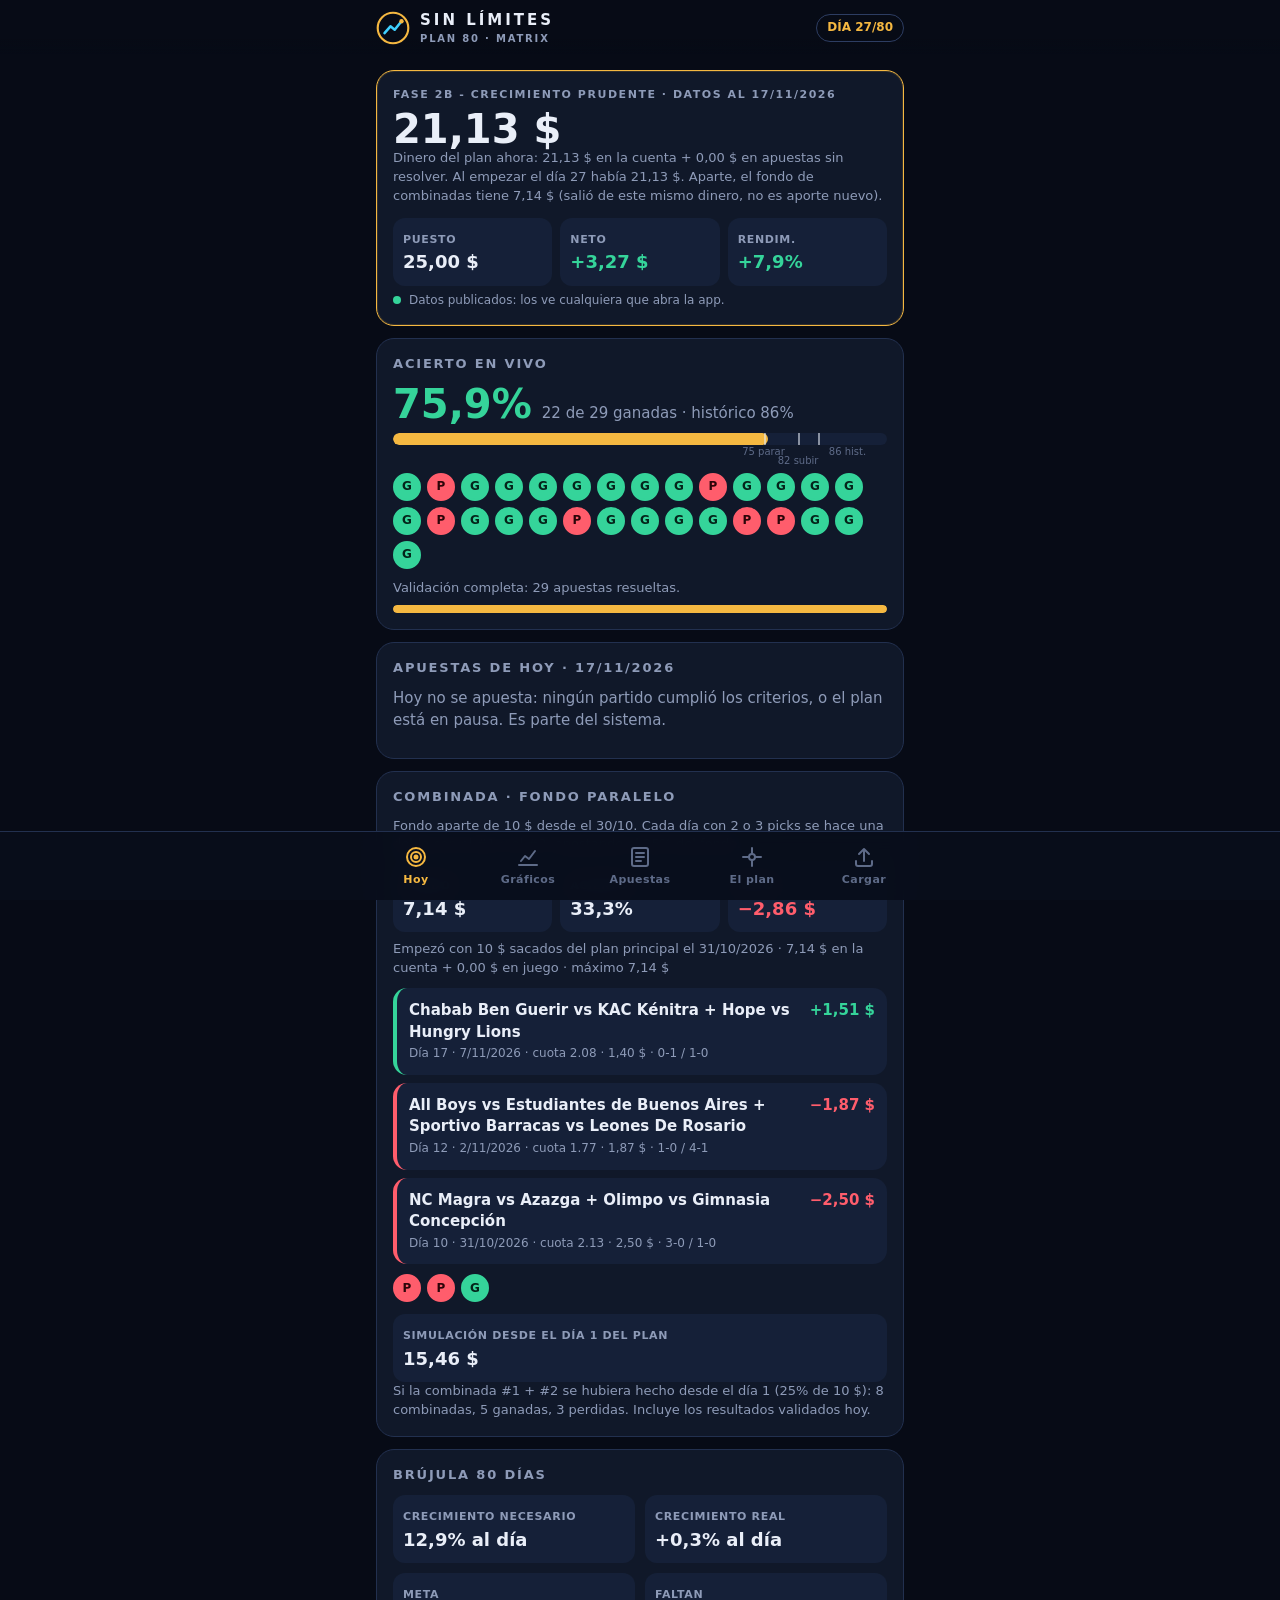
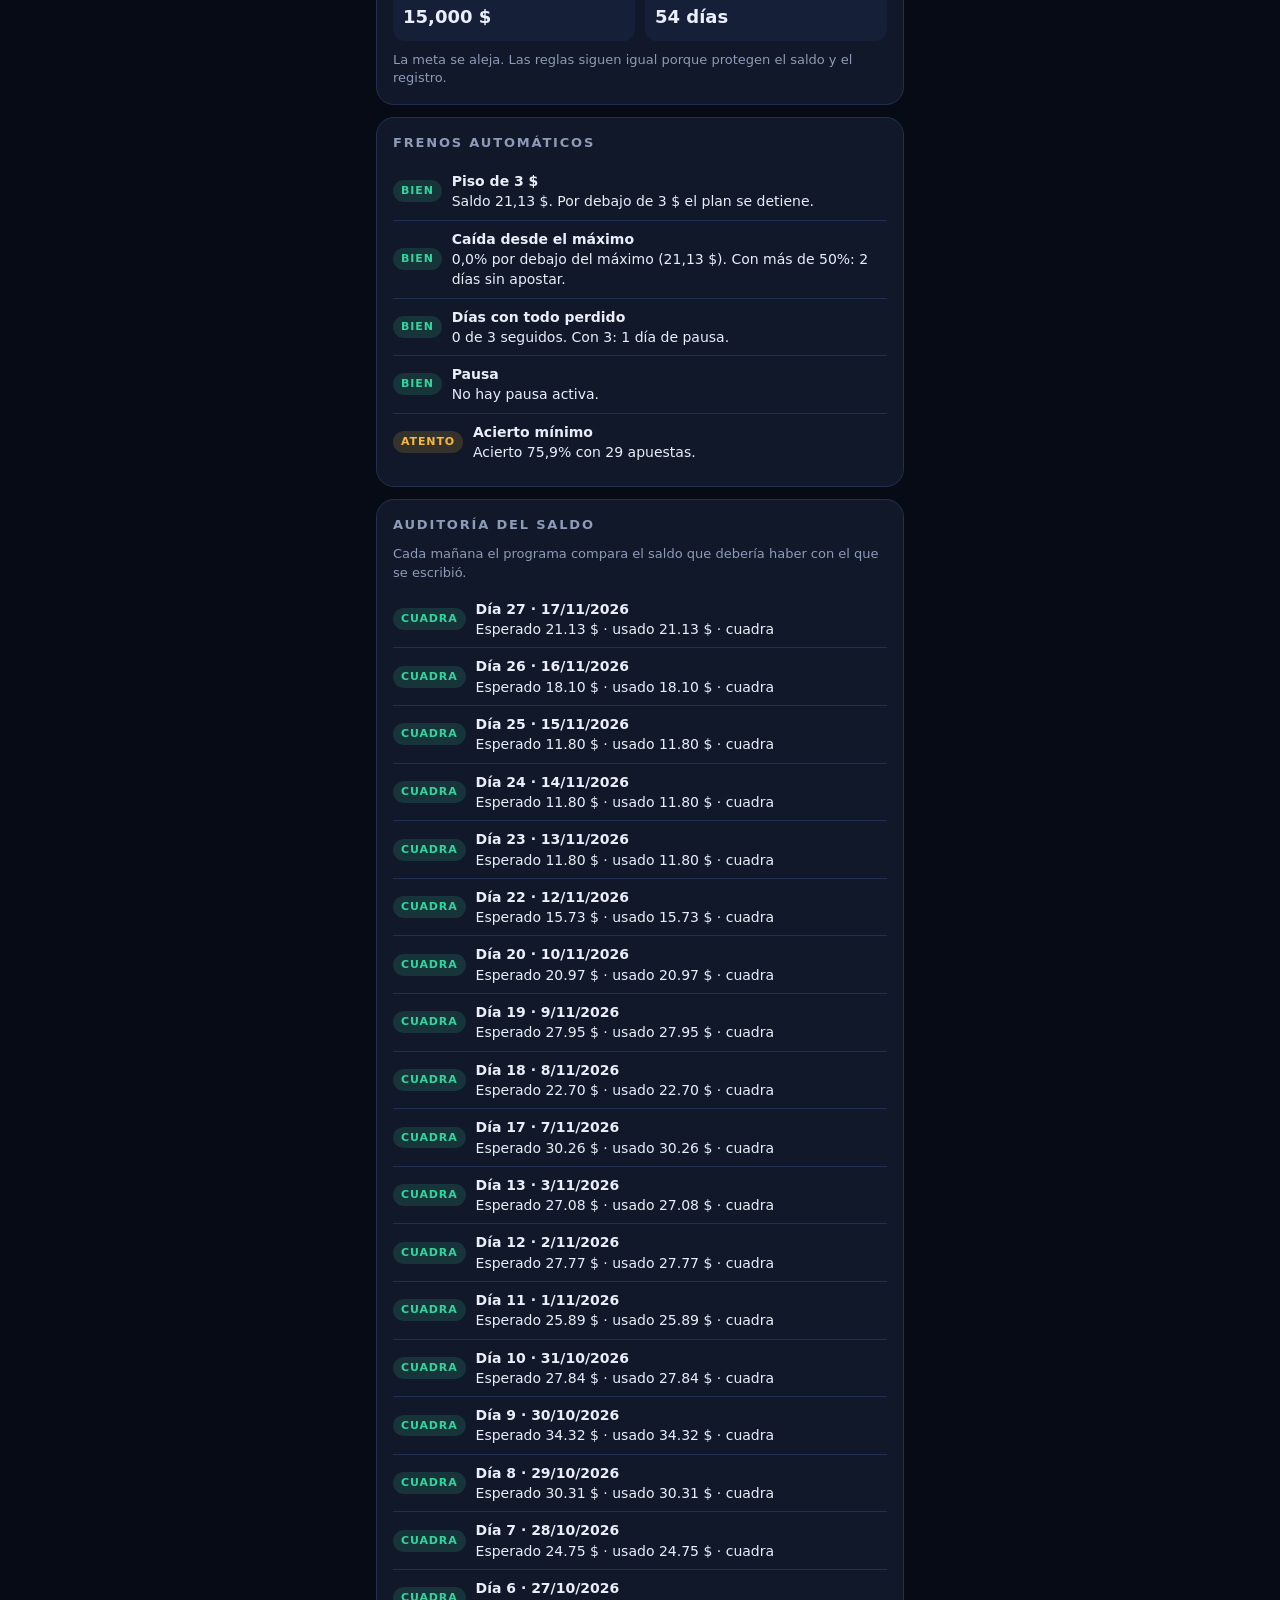
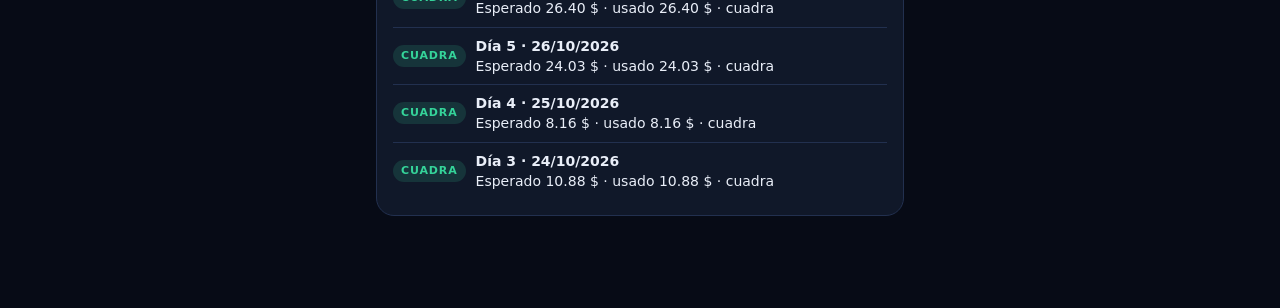
<file: sinlimites/index.html>
<!DOCTYPE html>
<html lang="es">
<head>
<meta charset="utf-8">
<meta name="viewport" content="width=device-width, initial-scale=1, viewport-fit=cover">
<meta name="theme-color" content="#070b16">
<title>Sin Límites</title>
<link rel="manifest" href="sl-manifest.webmanifest">
<link rel="icon" href="sl-icon-192.png">
<link rel="apple-touch-icon" href="sl-icon-192.png">
<style>
[hidden]{display:none!important}
/* Sin Límites · Plan 80 — una sola app oscura: tarjetas apiladas, oro para lo importante, cian para datos */
:root{
  --bg:#070b16; --bg2:#0b1122; --card:#101829; --card2:#152038; --line:#22304f; --line2:#2d3d62;
  --text:#e9eef8; --muted:#8e9bb8; --dim:#5e6b88;
  --gold:#f5b841; --gold2:#ffd27a; --cyan:#3fd0ff; --win:#35d49a; --loss:#ff5d6c;
  --r:18px; --nav:68px;
  --sat:env(safe-area-inset-top,0px); --sab:env(safe-area-inset-bottom,0px);
  color-scheme:dark;
}
*{box-sizing:border-box;-webkit-tap-highlight-color:transparent}
html,body{margin:0;background:var(--bg);color:var(--text);font:15px/1.45 system-ui,-apple-system,"Segoe UI",Roboto,sans-serif}
body{min-height:100vh;padding-bottom:calc(var(--nav) + var(--sab) + 12px)}
button,input,select{font:inherit;color:inherit}
h1,h2,h3,p{margin:0}
h1,h2,h3{font-weight:800;letter-spacing:.01em;text-wrap:balance}
.wrap{max-width:560px;margin:0 auto;padding-left:max(16px,env(safe-area-inset-left,0px));padding-right:max(16px,env(safe-area-inset-right,0px))}
.muted{color:var(--muted)} .dim{color:var(--dim)} .gold{color:var(--gold)} .cyan{color:var(--cyan)} .win{color:var(--win)} .loss{color:var(--loss)}
.num{font-variant-numeric:tabular-nums}
.caps{text-transform:uppercase;letter-spacing:.14em;font-size:11px;font-weight:700;color:var(--muted)}
.small{font-size:13px}

/* barra superior */
.top{position:sticky;top:0;z-index:20;background:linear-gradient(var(--bg) 72%,transparent);padding-top:calc(10px + var(--sat));padding-bottom:8px}
.top .wrap{display:flex;align-items:center;gap:10px}
.logo{width:34px;height:34px;flex:none}
.brand{font-weight:900;letter-spacing:.2em;font-size:15px}
.brand small{display:block;font-size:10px;letter-spacing:.18em;color:var(--muted);font-weight:600}
.pill{margin-left:auto;font-size:12px;color:var(--gold);border:1px solid var(--line2);padding:4px 10px;border-radius:99px;font-weight:700;white-space:nowrap}

/* vistas y tarjetas */
.view{display:none;padding-top:4px}
.view.on{display:block;animation:entra .28s ease-out}
@keyframes entra{from{opacity:.4;transform:translateY(6px)}to{opacity:1;transform:none}}
.card{background:var(--card);border:1px solid var(--line);border-radius:var(--r);padding:16px;margin:12px 0}
.card h2{font-size:13px;letter-spacing:.14em;text-transform:uppercase;color:var(--muted);margin-bottom:10px;font-weight:800}
.card.hl{border-color:var(--gold);box-shadow:0 0 0 1px rgba(245,184,65,.15) inset}
.big{font-size:40px;font-weight:900;line-height:1;font-variant-numeric:tabular-nums}
.mid{font-size:24px;font-weight:800;line-height:1.1;font-variant-numeric:tabular-nums}
.grid2{display:grid;grid-template-columns:1fr 1fr;gap:10px}
.grid3{display:grid;grid-template-columns:repeat(3,1fr);gap:8px}
.grid2>*,.grid3>*{min-width:0}
.kv{background:var(--card2);border-radius:12px;padding:10px}
.kv b{display:block;font-size:18px;font-variant-numeric:tabular-nums}
.kv span{font-size:11px;color:var(--muted);letter-spacing:.06em;text-transform:uppercase;font-weight:700}
.src{font-size:12px;color:var(--muted);display:flex;gap:8px;align-items:center;flex-wrap:wrap;margin-top:6px}
.src i{width:8px;height:8px;border-radius:50%;background:var(--win);display:inline-block}
.src i.loc{background:var(--gold)}
.src i.no{background:var(--loss)}

/* barras de progreso */
.meter{position:relative;height:12px;background:var(--card2);border-radius:99px;overflow:hidden;margin-top:8px}
.meter i{position:absolute;inset:0 auto 0 0;background:var(--win);border-radius:99px;transition:width .6s}
.marks{position:relative;height:18px;font-size:10px;color:var(--dim)}
.marks span{position:absolute;transform:translateX(-50%);white-space:nowrap}
.tick{position:absolute;top:-2px;bottom:-2px;width:2px;background:var(--text);opacity:.55}

/* resultados */
.dots{display:flex;gap:6px;flex-wrap:wrap}
.dot{width:28px;height:28px;border-radius:50%;display:grid;place-items:center;font-size:12px;font-weight:900;border:2px solid var(--line2);color:var(--muted)}
.dot.g{background:var(--win);border-color:var(--win);color:#04241a}
.dot.p{background:var(--loss);border-color:var(--loss);color:#2c0509}
.dot.e{border-style:dashed}

/* listas de apuestas */
.bets{display:flex;flex-direction:column;gap:8px}
.bet{background:var(--card2);border-radius:14px;padding:12px;border-left:4px solid var(--line2);display:grid;grid-template-columns:1fr auto;gap:2px 10px}
.bet.g{border-left-color:var(--win)} .bet.p{border-left-color:var(--loss)} .bet.e{border-left-color:var(--gold)}
.bet .nm{font-weight:800;min-width:0}
.bet .rs{font-weight:900;text-align:right;white-space:nowrap}
.bet .mt{grid-column:1/-1;font-size:12px;color:var(--muted)}
.chips{display:flex;gap:8px;flex-wrap:wrap}
.chip{background:var(--card2);border:1px solid var(--line2);border-radius:99px;padding:6px 12px;font-size:13px;font-weight:700;cursor:pointer}
.chip[aria-pressed="true"]{background:var(--gold);border-color:var(--gold);color:#1b1404}
.chip:focus-visible,.btn:focus-visible,nav.bot button:focus-visible,.step:focus-visible{outline:2px solid var(--cyan);outline-offset:2px}

/* estado de frenos */
.st{display:flex;align-items:center;gap:10px;padding:8px 0;border-bottom:1px solid var(--line)}
.st:last-child{border-bottom:0}
.st .tag{flex:none;font-size:11px;font-weight:900;letter-spacing:.08em;padding:3px 8px;border-radius:99px;text-transform:uppercase}
.tag.ok{background:rgba(53,212,154,.15);color:var(--win)}
.tag.warn{background:rgba(245,184,65,.16);color:var(--gold)}
.tag.bad{background:rgba(255,93,108,.16);color:var(--loss)}
.st p{font-size:14px;min-width:0}
.st b{display:block}

/* gráficos */
.chart{width:100%;display:block;overflow:visible}
.chart .gr{stroke:var(--line);stroke-width:1}
.chart text{fill:var(--muted);font-size:11px;font-family:inherit}
.chart .ln{fill:none;stroke:var(--cyan);stroke-width:2.5;stroke-linecap:round;stroke-linejoin:round}
.chart .dep{fill:none;stroke:var(--muted);stroke-width:1.5;stroke-dasharray:5 4}
.chart .ref{stroke-width:1.8;stroke-dasharray:4 4}
.chart .pt{fill:var(--bg);stroke:var(--cyan);stroke-width:2}
.chart .lab{fill:var(--text);font-weight:800;font-size:12px}
.legend{display:flex;gap:14px;flex-wrap:wrap;font-size:12px;color:var(--muted);margin-top:6px}
.legend span{display:inline-flex;align-items:center;gap:6px}
.legend i{display:inline-block;width:16px;height:3px;border-radius:2px;background:var(--cyan)}
.legend i.c{width:10px;height:10px;border-radius:50%}

/* reporte */
.rep{margin-top:10px;max-height:420px;overflow:auto;white-space:pre;font:12px/1.45 ui-monospace,Menlo,Consolas,monospace;background:var(--bg2);border:1px solid var(--line);border-radius:12px;padding:12px;color:var(--text)}
select.sel,input.inp{background:var(--card2);border:1px solid var(--line2);border-radius:12px;padding:9px 12px;width:100%}
label.lb{display:block;font-size:12px;font-weight:700;color:var(--muted);margin:10px 0 4px}

/* botones */
.btn{display:inline-flex;align-items:center;justify-content:center;gap:8px;border:1px solid var(--line2);background:var(--card2);border-radius:14px;padding:11px 16px;font-weight:800;cursor:pointer}
.btn.gold{background:var(--gold);border-color:var(--gold);color:#1b1404}
.btn[disabled]{opacity:.45;cursor:default}
.btns{display:flex;gap:10px;flex-wrap:wrap;margin-top:12px}
.msg{font-size:14px;margin-top:10px}
.file{display:block;border:2px dashed var(--line2);border-radius:16px;padding:18px;text-align:center;cursor:pointer;color:var(--muted)}
.file b{display:block;color:var(--text);font-size:16px;margin-bottom:4px}
.file input{position:absolute;opacity:0;width:1px;height:1px}
ol.steps{margin:6px 0 0;padding-left:20px;font-size:14px;display:flex;flex-direction:column;gap:4px}

/* plan: explicación */
.lead{font-size:16px}
.hlt{color:var(--gold);font-weight:800}
.scores{display:grid;grid-template-columns:repeat(4,1fr);gap:8px;margin-top:10px}
.score{background:var(--card2);border-radius:12px;padding:10px 4px;text-align:center}
.score b{display:block;font-size:22px;font-weight:900}
.score small{font-size:11px;font-weight:800;letter-spacing:.06em;text-transform:uppercase}
.flow{position:relative;display:flex;flex-direction:column;gap:10px;padding-left:40px;margin-top:6px}
.flow::before{content:"";position:absolute;left:15px;top:16px;bottom:16px;border-left:2px dashed var(--line2)}
.ball{position:absolute;left:6px;top:6px;width:20px;height:20px;border-radius:50%;background:var(--gold);box-shadow:0 0 14px rgba(245,184,65,.7);transition:transform .6s cubic-bezier(.5,.1,.3,1)}
.step{all:unset;cursor:pointer;display:block;position:relative;background:var(--card2);border:1px solid var(--line2);border-radius:14px;padding:10px 12px;transition:border-color .25s}
.step h3{font-size:15px}
.step p{font-size:13px;color:var(--muted);max-height:0;overflow:hidden;transition:max-height .35s}
.step.act{border-color:var(--gold)}
.step.act p{max-height:140px;margin-top:4px}
.step .n{position:absolute;left:-36px;top:9px;width:22px;text-align:center;font-weight:900;color:var(--gold);font-size:13px}
.mm{width:100%;max-width:400px;margin:0 auto;display:block}
.mm .br{fill:none;stroke:var(--line2);stroke-width:2;stroke-linecap:round}
.mm .nd rect{fill:var(--card2);stroke:var(--line2);stroke-width:1.5}
.mm .nd text{font-size:14px;font-weight:800;fill:var(--text);text-anchor:middle;dominant-baseline:central}
.mm .nd{cursor:pointer}
.mm .nd.sel rect{fill:var(--gold);stroke:var(--gold)}
.mm .nd.sel text{fill:#1b1404}
.mm .core ellipse{fill:var(--gold)}
.mm .core text{font-size:17px;font-weight:900;fill:#1b1404;text-anchor:middle;dominant-baseline:central}
.anim .mm .br{stroke-dasharray:300;animation:draw 1.1s ease-out both}
@keyframes draw{from{stroke-dashoffset:300}to{stroke-dashoffset:0}}
.funnel{display:flex;flex-direction:column;align-items:center;gap:4px;margin:4px 0 12px}
.fl{background:var(--card2);border:1px solid var(--line2);border-radius:12px;padding:8px;text-align:center}
.fl b{display:block;font-size:15px}
.fl span{font-size:12px;color:var(--muted)}
.checks{list-style:none;margin:10px 0 0;padding:0;display:flex;flex-direction:column;gap:6px}
.checks li{display:flex;gap:10px;align-items:baseline;font-size:14px}
.checks .m{flex:0 0 18px;font-weight:900}
.checks .v{margin-left:auto;color:var(--muted);font-variant-numeric:tabular-nums;white-space:nowrap}
.verdict{font-size:20px;font-weight:900;margin-top:12px}
.list{margin:6px 0 0;padding-left:20px;display:flex;flex-direction:column;gap:4px;font-size:14px}
blockquote{margin:6px 0 0;font-size:19px;font-weight:800;line-height:1.3;color:var(--gold2);text-align:center}

/* marcar resultados durante el día */
.acts{grid-column:1/-1;display:flex;gap:6px;flex-wrap:wrap;margin-top:8px}
.gol{width:84px;background:var(--bg2);border:1px solid var(--line2);border-radius:10px;padding:7px 8px;font-size:14px}
.mini{border:1px solid var(--line2);background:var(--bg2);border-radius:10px;padding:7px 10px;font-weight:800;font-size:13px;cursor:pointer}
.mini.win{color:var(--win);border-color:rgba(53,212,154,.5)} .mini.loss{color:var(--loss);border-color:rgba(255,93,108,.5)}
.mini:focus-visible,.gol:focus-visible{outline:2px solid var(--cyan);outline-offset:2px}
.dot.prov{box-shadow:0 0 0 2px var(--bg),0 0 0 4px var(--gold)}
.toast{position:fixed;left:50%;transform:translateX(-50%);bottom:calc(var(--nav) + var(--sab) + 12px);z-index:40;max-width:min(92vw,520px);
  background:var(--card2);border:1px solid var(--gold);border-radius:14px;padding:10px 14px;font-size:14px;box-shadow:0 8px 30px rgba(0,0,0,.5)}

/* navegación inferior */
nav.bot{position:fixed;left:0;right:0;bottom:0;z-index:30;background:rgba(9,14,28,.96);backdrop-filter:blur(10px);border-top:1px solid var(--line);padding-bottom:var(--sab)}
nav.bot .in{max-width:560px;margin:0 auto;display:grid;grid-template-columns:repeat(5,1fr);height:var(--nav);padding-left:env(safe-area-inset-left,0px);padding-right:env(safe-area-inset-right,0px)}
nav.bot button{background:none;border:0;display:flex;flex-direction:column;align-items:center;justify-content:center;gap:3px;color:var(--dim);font-size:11px;font-weight:700;letter-spacing:.04em;cursor:pointer}
nav.bot button svg{width:24px;height:24px}
nav.bot button.on{color:var(--gold)}

@media (max-width:360px){.grid3{grid-template-columns:1fr 1fr}.scores{grid-template-columns:1fr 1fr}.big{font-size:34px}}
@media (prefers-reduced-motion:reduce){*,*::before,*::after{animation:none!important;transition:none!important}}
</style>
</head>
<body>
<header class="top"><div class="wrap">
  <svg class="logo" viewBox="0 0 40 40" aria-hidden="true"><circle cx="20" cy="20" r="18" fill="none" stroke="#f5b841" stroke-width="2.5"/><path d="M10 26 17 18l5 4 8-10" fill="none" stroke="#3fd0ff" stroke-width="3" stroke-linecap="round" stroke-linejoin="round"/><circle cx="30" cy="12" r="2.6" fill="#f5b841"/></svg>
  <div class="brand">SIN LÍMITES<small>PLAN 80 · MATRIX</small></div>
  <span class="pill num" id="pDia">—</span>
</div></header>

<main class="wrap">

<!-- ======================= HOY ======================= -->
<section class="view on" id="v-hoy" aria-label="Hoy">
  <div class="card hl" id="sinPub" hidden>
    <h2>Falta publicar</h2>
    <p class="small" id="sinPubTxt"></p>
    <div class="btns"><button class="btn gold" id="hPub">Publicar ahora</button></div>
  </div>
  <div class="card" id="noData" hidden>
    <h2>Sin datos todavía</h2>
    <p>Todavía no hay un estado del plan cargado. Ve a <b>Cargar</b> y elige el archivo <b>plan80_estado.json</b> que genera plan80.py.</p>
  </div>
  <div id="hoyBody" hidden>
    <div class="card hl">
      <div class="caps" id="hFase">Fase</div>
      <div class="big" id="hSaldo" style="margin-top:6px">—</div>
      <p class="muted small" id="hSaldoT"></p>
      <div class="grid3" style="margin-top:12px">
        <div class="kv"><span>Puesto</span><b id="hPuesto">—</b></div>
        <div class="kv"><span>Neto</span><b id="hNeto">—</b></div>
        <div class="kv"><span>Rendim.</span><b id="hRend">—</b></div>
      </div>
      <div class="src" id="hSrc"></div>
    </div>

    <div class="card">
      <h2>Acierto en vivo</h2>
      <div style="display:flex;align-items:baseline;gap:10px;flex-wrap:wrap"><span class="big win" id="hAc">—</span><span class="muted" id="hAcT"></span></div>
      <div class="meter" role="img" id="hAcBar"><i id="hAcFill" style="width:0"></i><span class="tick" style="left:75%"></span><span class="tick" style="left:82%"></span><span class="tick" style="left:86%"></span></div>
      <div class="marks"><span style="left:75%">75 parar</span><span style="left:82%;top:9px">82 subir</span><span style="left:92%">86 hist.</span></div>
      <div class="dots" id="hDots" style="margin-top:10px"></div>
      <p class="muted small" id="hVal" style="margin-top:10px"></p>
      <div class="meter" style="height:8px"><i id="hValFill" style="width:0;background:var(--gold)"></i></div>
    </div>

    <div class="card">
      <h2 id="hHoyT">Apuestas de hoy</h2>
      <div class="bets" id="hHoy"></div>
      <div class="grid2" id="hEsc" style="margin-top:10px"></div>
    </div>

    <div class="card" id="cbC" hidden>
      <h2>Combinada · fondo paralelo</h2>
      <p class="muted small">Fondo aparte de 10 $ desde el 30/10. Cada día con 2 o 3 picks se hace una doble con el #1 y el #2, apostando el 25% del fondo.</p>
      <div class="grid3" style="margin-top:10px">
        <div class="kv"><span>Fondo</span><b id="cbSaldo">—</b></div>
        <div class="kv"><span>Acierto</span><b id="cbAc">—</b></div>
        <div class="kv"><span>Neto</span><b id="cbNeto">—</b></div>
      </div>
      <p class="muted small" id="cbTxt" style="margin-top:8px"></p>
      <div class="bets" id="cbHoy" style="margin-top:10px"></div>
      <div class="dots" id="cbDots" style="margin-top:10px"></div>
      <div class="kv" style="margin-top:12px"><span>Simulación desde el día 1 del plan</span><b id="cbSimS">—</b></div>
      <p class="muted small" id="cbSim"></p>
    </div>

    <div class="card" id="hPendC" hidden>
      <h2>Sin cobrar de días anteriores</h2>
      <div class="bets" id="hPend"></div>
    </div>

    <div class="card">
      <h2>Brújula 80 días</h2>
      <div class="grid2">
        <div class="kv"><span>Crecimiento necesario</span><b id="bNec">—</b></div>
        <div class="kv"><span>Crecimiento real</span><b id="bReal">—</b></div>
        <div class="kv"><span>Meta</span><b>15,000 $</b></div>
        <div class="kv"><span>Faltan</span><b id="bFaltan">—</b></div>
      </div>
      <p class="muted small" id="bTxt" style="margin-top:10px"></p>
    </div>

    <div class="card">
      <h2>Frenos automáticos</h2>
      <div id="frenos"></div>
    </div>

    <div class="card">
      <h2>Auditoría del saldo</h2>
      <p class="muted small">Cada mañana el programa compara el saldo que debería haber con el que se escribió.</p>
      <div id="audit" style="margin-top:8px"></div>
    </div>
  </div>
</section>

<!-- ======================= GRÁFICOS ======================= -->
<section class="view" id="v-graf" aria-label="Gráficos">
  <div class="card">
    <h2>Saldo al empezar cada día</h2>
    <svg class="chart" id="cSaldo" viewBox="0 0 340 200" role="img" aria-label="Saldo diario"></svg>
    <div class="legend"><span><i></i>saldo</span><span><i style="background:var(--muted)"></i>dinero puesto</span></div>
  </div>
  <div class="card">
    <h2>Acierto acumulado</h2>
    <svg class="chart" id="cAc" viewBox="0 0 340 200" role="img" aria-label="Acierto acumulado"></svg>
    <div class="legend"><span><i></i>acierto en vivo</span><span><i style="background:var(--gold)"></i>86% histórico</span><span><i style="background:var(--win)"></i>82% subir</span><span><i style="background:var(--loss)"></i>75% parar</span></div>
  </div>
  <div class="card">
    <h2>Ganancia por día de apuesta</h2>
    <svg class="chart" id="cDia" viewBox="0 0 340 200" role="img" aria-label="Ganancia o pérdida de las apuestas de cada día"></svg>
  </div>
  <div class="card">
    <h2>Cuota contra monto</h2>
    <svg class="chart" id="cDisp" viewBox="0 0 340 220" role="img" aria-label="Dispersión de cada apuesta: cuota contra monto"></svg>
    <div class="legend"><span><i class="c" style="background:var(--win)"></i>ganada</span><span><i class="c" style="background:var(--loss)"></i>perdida</span><span><i class="c" style="background:var(--muted)"></i>pendiente</span><span><i class="c" style="background:var(--gold)"></i>la más reciente</span></div>
  </div>
</section>

<!-- ======================= APUESTAS ======================= -->
<section class="view" id="v-apu" aria-label="Apuestas">
  <div class="card">
    <h2>Por criterio</h2>
    <div class="grid3" id="aCrit"></div>
  </div>
  <div class="card">
    <h2>Todas las apuestas</h2>
    <div class="chips" id="aFil" role="group" aria-label="Filtrar"></div>
    <div class="bets" id="aList" style="margin-top:12px"></div>
  </div>
  <div class="card">
    <h2>Reporte de cada día</h2>
    <p class="muted small">El mismo texto que plan80.py muestra cada mañana.</p>
    <label class="lb" for="rSel">Día</label>
    <select class="sel" id="rSel"></select>
    <pre class="rep" id="rTxt"></pre>
  </div>
</section>

<!-- ======================= PLAN (presentación) ======================= -->
<section class="view" id="v-plan" aria-label="El plan explicado">
  <div class="card hl">
    <div class="caps">Lo que estoy haciendo</div>
    <h1 style="font-size:28px;margin-top:6px">Un experimento con reglas, <span class="gold">no una corazonada</span></h1>
    <p class="lead" style="margin-top:8px">Cada día analizo partidos de fútbol con un sistema que armé yo mismo. Solo apuesto cuando los números dicen, con mucha claridad, que el partido va a tener <b>pocos goles</b>.</p>
    <div class="grid2" style="margin-top:12px">
      <div class="kv"><span>Duración</span><b>80 días</b></div>
      <div class="kv"><span>Arranque</span><b id="plArr">10 $</b></div>
    </div>
  </div>

  <div class="card">
    <h2>La única apuesta: “Menos de 2.5 goles”</h2>
    <p>Gano si el partido termina con <span class="hlt">0, 1 o 2 goles</span> en total, sin importar quién gane. Con 3 goles o más, pierdo lo apostado.</p>
    <div class="scores">
      <div class="score"><b>0-0</b><small class="win">gano</small></div>
      <div class="score"><b>1-1</b><small class="win">gano</small></div>
      <div class="score"><b>2-0</b><small class="win">gano</small></div>
      <div class="score"><b>2-1</b><small class="loss">pierdo</small></div>
    </div>
    <p class="muted small" style="margin-top:10px">La cuota dice cuánto devuelve la casa: apuesto 2 $ a 1.50 y, si gano, recibo 3 $.</p>
  </div>

  <div class="card">
    <h2>Cómo es un día del plan</h2>
    <p class="muted small">Toca cada paso.</p>
    <div class="flow" id="flow">
      <span class="ball" id="ball" aria-hidden="true"></span>
      <button class="step act"><span class="n">1</span><h3>Busco los partidos del día</h3><p>Copio los datos de cada partido desde BetMines y FootyStats: goles, tiros, forma reciente y cuotas.</p></button>
      <button class="step"><span class="n">2</span><h3>El extractor arma la ficha</h3><p>Un programa convierte ese texto en una ficha por partido. Si falta un dato, lo deja vacío: nunca lo inventa.</p></button>
      <button class="step"><span class="n">3</span><h3>Omega calcula</h3><p>13 fases calculan la probabilidad de menos de 3 goles y descartan partidos riesgosos (copas, reservas, inicio de torneo).</p></button>
      <button class="step"><span class="n">4</span><h3>El Excel ordena</h3><p>Todo queda en un libro de Excel que saca dos rankings: el Top 3 Funnel y el Top 3 Simple.</p></button>
      <button class="step"><span class="n">5</span><h3>Plan80 decide</h3><p>Revisa los criterios A y B, elige como máximo 3 partidos y dice el monto exacto de cada uno.</p></button>
      <button class="step"><span class="n">6</span><h3>Apuesto lo indicado</h3><p>Solo “Menos de 2.5 goles”, apuesta simple y monto exacto. Si la casa paga menos de lo previsto, no se apuesta.</p></button>
      <button class="step"><span class="n">7</span><h3>Cargo el resultado aquí</h3><p>Al día siguiente el programa liquida, y subo su archivo a esta app: el saldo, los gráficos y la supervisión se actualizan.</p></button>
    </div>
  </div>

  <div class="card" id="mmCard">
    <h2>El sistema de un vistazo</h2>
    <svg class="mm" viewBox="0 0 360 380" role="img" aria-label="Mapa mental: Plan 80 en el centro con siete ramas">
      <g id="mmB"></g>
      <g class="core"><ellipse cx="180" cy="190" rx="54" ry="30"/><text x="180" y="190">Plan 80</text></g>
      <g id="mmN"></g>
    </svg>
    <div class="kv" id="mmTxt" aria-live="polite" style="margin-top:8px;min-height:76px"><b>Toca una rama</b><p class="small muted">Cada una es una parte del sistema.</p></div>
  </div>

  <div class="card">
    <h2>Cómo se eligen los partidos</h2>
    <div class="funnel">
      <div class="fl" style="width:100%"><b>Decenas de partidos</b><span>los que analizo ese día</span></div>
      <div class="fl" style="width:80%"><b>Los dos Top 3</b><span>Funnel y Simple</span></div>
      <div class="fl" style="width:62%"><b>Criterio A o B</b><span>reglas fijas</span></div>
      <div class="fl" style="width:44%;background:var(--gold);color:#1b1404;border-color:var(--gold)"><b>0 a 3 apuestas</b><span style="color:#1b1404">muchos días, ninguna</span></div>
    </div>
    <div class="grid2">
      <div class="kv"><span>Criterio A</span><p class="small" style="margin-top:4px">#1 del Funnel y xG máximo <b>1.38 o menos</b>.</p></div>
      <div class="kv"><span>Criterio B</span><p class="small" style="margin-top:4px">En los dos Top 3, sin reservas, cuota <b>1.35+</b> y xG máximo <b>1.50 o menos</b>.</p></div>
    </div>
    <p class="muted small" style="margin-top:10px">xG = goles esperados según los números de los equipos. Se toma la cifra más alta de las cuatro (ataque y defensa de cada uno); si es baja, se esperan pocos goles.</p>
  </div>

  <div class="card">
    <h2>¿Este partido pasa el filtro?</h2>
    <p class="muted small">Partidos reales del plan. Toca uno.</p>
    <div class="chips" id="ckChips" role="group" aria-label="Elegir partido" style="margin-top:8px"></div>
    <p style="font-weight:800;margin-top:12px" id="ckName"></p>
    <ul class="checks" id="ckList"></ul>
    <p class="verdict" id="ckVer" aria-live="polite"></p>
    <p class="small muted" id="ckWhy"></p>
  </div>

  <div class="card">
    <h2>Cuánto se apuesta</h2>
    <p>Cada día se arriesga como máximo el <span class="hlt">25% del saldo</span>, repartido en partes iguales entre las apuestas del día.</p>
    <div class="st" style="margin-top:8px"><span class="tag warn">Fase 1</span><p>Validación: 25% al día hasta tener <b style="display:inline">25 apuestas resueltas</b>.</p></div>
    <div class="st"><span class="tag ok">Fase 2</span><p>Si acierta 82% o más, sube a 50% al día.</p></div>
    <div class="st"><span class="tag bad">Parar</span><p>Si acierta menos de 75%, no se apuesta hasta revisar el modelo.</p></div>
  </div>

  <div class="card">
    <h2>Los frenos y las 3 preguntas</h2>
    <ul class="list">
      <li>Saldo bajo 3 $: el plan se detiene hasta revisarlo todo.</li>
      <li>Caída de más de 50% desde el máximo: 2 días sin apostar.</li>
      <li>Tres días seguidos con todo perdido: 1 día de pausa.</li>
      <li>Nunca subir el monto para recuperar una pérdida.</li>
    </ul>
    <ol class="list" style="margin-top:12px">
      <li>¿Cada partido cumple el criterio, o lo quiero “porque me gusta”?</li>
      <li>¿El monto es exactamente el indicado?</li>
      <li>Si hoy pierdo, ¿mañana sigo el plan sin cambiar nada?</li>
    </ol>
    <p class="muted small" style="margin-top:8px">Si alguna respuesta es no, ese día no se apuesta.</p>
  </div>

  <div class="card hl">
    <h2>Lo que es y lo que no es</h2>
    <div class="grid2">
      <div class="kv"><span class="win">Sí es</span><ul class="list"><li>Montos pequeños y fijos.</li><li>Reglas escritas antes de empezar.</li><li>Todo anotado.</li><li>Frenos que paran solos.</li></ul></div>
      <div class="kv"><span class="loss">No es</span><ul class="list"><li>Dinero seguro.</li><li>Apostar por intuición.</li><li>Perseguir pérdidas.</li><li>Una promesa de meta.</li></ul></div>
    </div>
    <p class="small" style="margin-top:10px">La meta de 15,000 $ exige crecer cerca de 9% cada día durante 80 días: es un horizonte, no una promesa. Las primeras 25 apuestas dicen si el sistema funciona de verdad; si no, el plan se detiene solo.</p>
    <blockquote>“Tu familia no necesita una promesa: necesita ver disciplina día tras día.”</blockquote>
  </div>
</section>

<!-- ======================= CARGAR ======================= -->
<section class="view" id="v-carga" aria-label="Cargar">
  <div class="card hl">
    <h2>Validar con el Excel (al momento)</h2>
    <p class="small">En cuanto pongas los goles en el CONSTRUCK y guardes el Excel, elige aquí <b>registro_partidos.xlsx</b>. La app busca cada apuesta pendiente por su PARTIDO, lee GL y GV igual que plan80 (SR = anulada) y marca las que ya terminaron. No hace falta esperar a mañana.</p>
    <label class="file" style="margin-top:12px;position:relative"><b>Elegir registro_partidos.xlsx</b><span class="small">se lee solo la pestaña CONSTRUCK</span><input type="file" id="xIn" accept=".xlsx,.xlsm,application/vnd.openxmlformats-officedocument.spreadsheetml.sheet"></label>
    <div id="xPrev" hidden style="margin-top:12px">
      <div class="kv" id="xRes"></div>
      <div class="btns"><button class="btn gold" id="xOk">Validar estos resultados</button></div>
    </div>
    <p class="msg" id="xMsg" aria-live="polite"></p>
  </div>

  <div class="card">
    <h2>Cargar el día</h2>
    <p class="small muted">Versión de la app: 13 (combinadas con traspaso del plan)</p>
    <p class="small">Después de correr plan80.py, elige el archivo <b>plan80_estado.json</b> de la carpeta omega. Verás el resumen antes de guardar.</p>
    <label class="file" style="margin-top:12px;position:relative"><b>Elegir plan80_estado.json</b><span class="small">desde el teléfono o la computadora</span><input type="file" id="fIn" accept=".json,application/json"></label>
    <div id="fPrev" hidden style="margin-top:12px">
      <div class="kv" id="fRes"></div>
      <div class="btns">
        <button class="btn" id="fLocal">Guardar en este teléfono</button>
        <button class="btn gold" id="fPub">Guardar y publicar</button>
      </div>
    </div>
    <p class="msg" id="fMsg" aria-live="polite"></p>
  </div>

  <div class="card">
    <h2>Sin el Excel a mano: marcar uno por uno</h2>
    <p class="small">Si estás fuera de la computadora, en cuanto termine un partido ve a <b>Hoy</b>: en cada apuesta pendiente aparecen los botones <b>Ganada</b>, <b>Perdida</b> y <b>Anulada</b> (escribe el marcador, por ejemplo 1-0, y pulsa uno). El saldo, el acierto y los gráficos cambian al momento y se publican solos.</p>
    <p class="small muted" style="margin-top:6px">Los botones solo aparecen en el teléfono que tiene la llave de GitHub. Lo validado con el Excel o marcado a mano sale con un anillo dorado hasta que cargues el archivo de plan80.py del día siguiente: ese archivo manda, confirma lo marcado y avisa si algo no cuadra.</p>
  </div>

  <div class="card">
    <h2>Lo que muestra la app ahora</h2>
    <div id="cEstado" class="small"></div>
    <div class="btns">
      <button class="btn gold" id="cPub" hidden>Publicar lo guardado aquí</button>
      <button class="btn" id="cRec">Volver a leer lo publicado</button>
      <button class="btn" id="cBorrar">Borrar la copia de este teléfono</button>
    </div>
    <p class="msg" id="cMsg" aria-live="polite"></p>
  </div>

  <div class="card">
    <h2>Publicar para supervisión</h2>
    <p class="small">Publicar sube el estado al repositorio de GitHub. En 1 o 2 minutos cualquiera que abra esta app (tu esposa incluida) ve los datos nuevos. Para eso la app necesita una llave de GitHub que solo guarda este teléfono.</p>
    <ol class="steps">
      <li>En GitHub abre <b>Settings → Developer settings → Personal access tokens → Fine-grained tokens → Generate new token</b>.</li>
      <li>En <b>Repository access</b> elige <b>Only select repositories</b> y marca <b>principalanth-afk.github.io</b>.</li>
      <li>En <b>Permissions → Repository permissions → Contents</b> elige <b>Read and write</b>.</li>
      <li>Genera la llave, cópiala y pégala aquí.</li>
    </ol>
    <label class="lb" for="tIn">Llave de GitHub</label>
    <input class="inp" id="tIn" type="password" autocomplete="off" placeholder="github_pat_…">
    <div class="btns">
      <button class="btn" id="tSave">Guardar llave</button>
      <button class="btn" id="tTest">Probar</button>
      <button class="btn" id="tDel">Quitar llave</button>
    </div>
    <p class="msg" id="tMsg" aria-live="polite"></p>
  </div>
</section>

</main>

<div class="toast" id="toast" role="status" aria-live="polite" hidden></div>

<nav class="bot" aria-label="Secciones"><div class="in">
  <button data-v="hoy" class="on"><svg viewBox="0 0 24 24" fill="none" stroke="currentColor" stroke-width="2" stroke-linecap="round" stroke-linejoin="round"><circle cx="12" cy="12" r="9"/><circle cx="12" cy="12" r="5"/><circle cx="12" cy="12" r="1.5" fill="currentColor"/></svg>Hoy</button>
  <button data-v="graf"><svg viewBox="0 0 24 24" fill="none" stroke="currentColor" stroke-width="2" stroke-linecap="round" stroke-linejoin="round"><path d="M3 20h18"/><path d="M5 16l4-5 4 3 6-8"/></svg>Gráficos</button>
  <button data-v="apu"><svg viewBox="0 0 24 24" fill="none" stroke="currentColor" stroke-width="2" stroke-linecap="round" stroke-linejoin="round"><rect x="4" y="3" width="16" height="18" rx="2"/><path d="M8 8h8M8 12h8M8 16h5"/></svg>Apuestas</button>
  <button data-v="plan"><svg viewBox="0 0 24 24" fill="none" stroke="currentColor" stroke-width="2" stroke-linecap="round" stroke-linejoin="round"><circle cx="12" cy="12" r="3"/><path d="M12 3v6M12 15v6M3 12h6M15 12h6"/></svg>El plan</button>
  <button data-v="carga"><svg viewBox="0 0 24 24" fill="none" stroke="currentColor" stroke-width="2" stroke-linecap="round" stroke-linejoin="round"><path d="M12 16V4M7 9l5-5 5 5"/><path d="M4 16v3a2 2 0 0 0 2 2h12a2 2 0 0 0 2-2v-3"/></svg>Cargar</button>
</div></nav>

<script>
(function(){
'use strict';
/* ------------------------------------------------------------ constantes del plan (iguales a plan80.py) */
const OWNER='principalanth-afk', REPO='principalanth-afk.github.io', RUTA='sinlimites/data/estado.json', RUTA_V='sinlimites/data/vivo.json';
const META=15000, DIAS=80, INICIAL=10, PICKS_VAL=25, ESCALAR=.82, PARAR=.75, PISO=3, CAIDA=.5, TODO_PERDIDO=3, HIST=.86;
const LS_E='sl80_estado', LS_T='sl80_token', LS_V='sl80_vivo';

/* ------------------------------------------------------------ utilidades */
const $=id=>document.getElementById(id);
const el=(t,c,x)=>{const e=document.createElement(t);if(c)e.className=c;if(x!=null)e.textContent=x;return e;};
const f2=x=>(Math.round(x*100)/100).toLocaleString('es',{minimumFractionDigits:2,maximumFractionDigits:2});
const sg=x=>(x>0.004?'+':x<-0.004?'−':'')+f2(Math.abs(x));
const pct=(x,d=1)=>(x*100).toFixed(d).replace('.',',')+'%';
const fdate=s=>{const p=String(s||'').split('-');return p.length===3?`${+p[2]}/${+p[1]}/${p[0]}`:String(s||'');};
const lsGet=k=>{try{return localStorage.getItem(k);}catch(_){return null;}};
const lsSet=(k,v)=>{try{localStorage.setItem(k,v);return true;}catch(_){return false;}};
const lsDel=k=>{try{localStorage.removeItem(k);}catch(_){}};
const reduce=matchMedia('(prefers-reduced-motion: reduce)').matches;

function valido(e){return !!e&&typeof e==='object'&&Array.isArray(e.diario)&&e.diario.length>0&&Array.isArray(e.historial)
  &&typeof e.saldo_inicio_dia==='number'&&typeof e.dia==='number'&&typeof e.fecha==='string';}
function compacto(e){const c=JSON.parse(JSON.stringify(e));delete c.anterior;return c;}
function orden(e){return e?`${e.fecha}|${String(e.dia).padStart(3,'0')}|${String((e.cerrados||[]).length).padStart(4,'0')}`:'';}
const ganancia=x=>x.resultado==='G'?x.monto*(x.cuota-1):x.resultado==='P'?-x.monto:0;

/* ------------------------------------------------------------ datos
   BASE  = estado oficial de plan80.py (data/estado.json o la copia del teléfono)
   MARCAS = resultados marcados a mano durante el día (data/vivo.json), hasta que plan80 los liquide
   E     = lo que se muestra: BASE con las marcas aplicadas */
let BASE=null, E=null, PUB=null, LOC=null, SRC='ninguno', MARCAS={}, MARCAS_PUB={};
async function leerJSON(ruta){
  try{const r=await fetch(ruta+'?t='+Date.now(),{cache:'no-store'});if(!r.ok)return null;return await r.json();}catch(_){return null;}
}
function leerLocal(){try{const j=JSON.parse(lsGet(LS_E)||'null');return valido(j)?j:null;}catch(_){return null;}}
function leerMarcasLocal(){try{const j=JSON.parse(lsGet(LS_V)||'null');return j&&typeof j.marcas==='object'?j.marcas:{};}catch(_){return {};}}
function unir(a,b){const o={...a};for(const k in b){if(!o[k]||String(b[k].at||'')>String(o[k].at||''))o[k]=b[k];}return o;}
async function cargar(){
  const [p,v]=await Promise.all([leerJSON('data/estado.json'),leerJSON('data/vivo.json')]);
  PUB=valido(p)?p:null; LOC=leerLocal();
  MARCAS_PUB=v&&typeof v.marcas==='object'?v.marcas:{};
  MARCAS=unir(MARCAS_PUB,leerMarcasLocal());
  if(PUB&&LOC){ if(orden(LOC)>orden(PUB)){BASE=LOC;SRC='local';}else{BASE=PUB;SRC='publicado';} }
  else if(PUB){BASE=PUB;SRC='publicado';} else if(LOC){BASE=LOC;SRC='local';} else {BASE=null;SRC='ninguno';}
  renderTodo();
}
function aplicar(b,m){
  if(!b)return null;
  const e=JSON.parse(JSON.stringify(b)); e.cerrados=e.cerrados||[]; e.anulados=e.anulados||0;
  const ofi={}; e.cerrados.forEach(x=>ofi[x.pid]=x);
  e._prov=[]; e._dif=[]; const sigue=[];
  (e.pendientes||[]).forEach(x=>{const mk=m[x.pid];
    if(mk&&mk.r){const y={...x,resultado:mk.r,goles:mk.goles||'',prov:true,fuente:mk.f||'mano'};e.cerrados.push(y);e._prov.push(y);
      if(mk.r==='G'){e.ganados++;e.historial.push('G');}else if(mk.r==='P'){e.perdidos++;e.historial.push('P');}else e.anulados++;}
    else sigue.push(x);});
  e.pendientes=sigue;
  for(const k in m){const mk=m[k];if(mk&&mk.r&&ofi[k]&&ofi[k].resultado!==mk.r)e._dif.push({nombre:ofi[k].nombre,mano:mk.r,ofi:ofi[k].resultado});}
  // dinero: plan80 resta las apuestas de hoy del saldo al liquidar; las de días anteriores ya están restadas
  const stakesHoy=(b.pendientes||[]).filter(x=>x.dia===b.dia).reduce((s,x)=>s+x.monto,0);
  const retorno=e._prov.reduce((s,x)=>s+(x.resultado==='G'?x.monto*x.cuota:x.resultado==='A'?x.monto:0),0);
  e._caja=b.saldo_inicio_dia-stakesHoy+retorno;
  e._enJuego=e.pendientes.reduce((s,x)=>s+x.monto,0);
  return e;
}
const dueno=()=>!!lsGet(LS_T);

/* ------------------------------------------------------------ cálculos */
function calc(e){
  const cer=e.cerrados||[], pen=e.pendientes||[], apo=e.aportes||[];
  const g=e.ganados||0, p=e.perdidos||0, n=g+p;
  const aportado=INICIAL+apo.reduce((s,x)=>s+(+x.monto||0),0);
  const saldo=e.saldo_inicio_dia;
  const restantes=Math.max(DIAS-e.dia+1,1);
  const nec=saldo>0?Math.pow(META/saldo,1/restantes)-1:null;
  const real=e.dia>1&&e.indice>0?Math.pow(e.indice,1/(e.dia-1))-1:null;
  const hoy=pen.filter(x=>x.dia===e.dia), viejas=pen.filter(x=>x.dia<e.dia);
  return {cer,pen,apo,g,p,n,aportado,saldo,restantes,nec,real,hoy,viejas,ac:n?g/n:null};
}

/* ------------------------------------------------------------ HOY */
function renderHoy(){
  const has=!!E; $('noData').hidden=has; $('hoyBody').hidden=!has;
  $('pDia').textContent=has?`DÍA ${E.dia}/${DIAS}`:'SIN DATOS';
  if(!has)return;
  const c=calc(E);
  const np=E._prov.length;
  $('hFase').textContent=`Fase ${E.fase||''} · datos al ${fdate(E.fecha)}`;
  $('hSaldo').textContent=f2(E._caja+E._enJuego)+' $';
  $('hSaldoT').textContent=`Dinero del plan ahora: ${f2(E._caja)} $ en la cuenta + ${f2(E._enJuego)} $ en apuestas sin resolver.`
    +(np?` Incluye ${np} resultado${np>1?'s':''} validado${np>1?'s':''} hoy (Excel o a mano), sin confirmar por plan80.`:'')+` Al empezar el día ${E.dia} había ${f2(c.saldo)} $.`;
  $('hPuesto').textContent=f2(c.aportado)+' $';
  const fc=fondoCombo(); if(fc!==null)$('hSaldoT').textContent+=` Aparte, el fondo de combinadas tiene ${f2(fc)} $ (salió de este mismo dinero, no es aporte nuevo).`;
  const neto=E._caja+E._enJuego+(fc||0)-c.aportado; const hn=$('hNeto'); hn.textContent=sg(neto)+' $'; hn.className=neto>0.004?'win':neto<-0.004?'loss':'';
  const rd=(E.indice||1)-1; const hr=$('hRend'); hr.textContent=(rd>=0?'+':'−')+pct(Math.abs(rd)); hr.className=rd>0.0004?'win':rd<-0.0004?'loss':'';
  const src=$('hSrc'); src.innerHTML='';
  const dotc=el('i',SRC==='local'?'loc':SRC==='publicado'?'':'no');
  src.append(dotc,el('span',null,SRC==='publicado'?'Datos publicados: los ve cualquiera que abra la app.':'Datos guardados solo en este teléfono: todavía no están publicados.'));
  // acierto
  $('hAc').textContent=c.n?pct(c.ac):'—';
  $('hAcT').textContent=c.n?`${c.g} de ${c.n} ganadas · histórico 86%`:'todavía no hay apuestas resueltas';
  $('hAcFill').style.width=(c.n?c.ac*100:0)+'%';
  $('hAcFill').style.background=c.ac==null?'var(--dim)':c.ac>=ESCALAR?'var(--win)':c.ac>=PARAR?'var(--gold)':'var(--loss)';
  $('hAcBar').setAttribute('aria-label',c.n?`Acierto ${pct(c.ac)} contra 75% para parar, 82% para subir y 86% histórico`:'Sin apuestas resueltas');
  const d=$('hDots'); d.innerHTML='';
  const nOf=E.historial.length-E._prov.filter(x=>x.resultado!=='A').length;
  E.historial.forEach((r,i)=>{const s=el('span','dot '+(r==='G'?'g':'p')+(i>=nOf?' prov':''),r);if(i>=nOf)s.title='validado durante el día, falta confirmar con plan80';d.appendChild(s);});
  c.pen.forEach(()=>d.appendChild(el('span','dot e','?')));
  d.setAttribute('aria-label',`Resultados: ${c.g} ganadas, ${c.p} perdidas, ${c.pen.length} pendientes`);
  $('hVal').textContent=c.n>=PICKS_VAL?`Validación completa: ${c.n} apuestas resueltas.`:`Validación: ${c.n} de ${PICKS_VAL} apuestas resueltas para decidir si se sube a 50%.`;
  $('hValFill').style.width=Math.min(c.n/PICKS_VAL,1)*100+'%';
  // hoy
  const h=$('hHoy'); h.innerHTML=''; $('hEsc').innerHTML='';
  $('hHoyT').textContent=`Apuestas de hoy · ${fdate(E.fecha)}`;
  const hoyTodas=[...E._prov.filter(x=>x.dia===E.dia),...c.hoy];
  if(!hoyTodas.length){h.appendChild(el('p','muted','Hoy no se apuesta: ningún partido cumplió los criterios, o el plan está en pausa. Es parte del sistema.'));}
  else{
    hoyTodas.forEach(x=>h.appendChild(betCard(x,!x.prov)));
    const res=hoyTodas.filter(x=>x.prov), gHoy=res.reduce((s,x)=>s+ganancia(x),0);
    const ries=c.hoy.reduce((s,x)=>s+x.monto,0), win=c.hoy.reduce((s,x)=>s+x.monto*(x.cuota-1),0);
    if(res.length){const k=el('div','kv');k.append(el('span',null,`Resultado de hoy (${res.length} de ${hoyTodas.length})`),el('b',gHoy>=0?'win':'loss',sg(gHoy)+' $'));$('hEsc').appendChild(k);}
    if(c.hoy.length){const a=el('div','kv');a.append(el('span',null,res.length?'Si salen las que faltan':c.hoy.length>1?'Si salen todas':'Si sale'),el('b','win','+'+f2(win)+' $'));
      const b=el('div','kv');b.append(el('span',null,res.length?'Si fallan las que faltan':c.hoy.length>1?'Si fallan todas':'Si falla'),el('b','loss','−'+f2(ries)+' $'));
      $('hEsc').append(a,b);}
  }
  const viejasTodas=[...E._prov.filter(x=>x.dia<E.dia),...c.viejas];
  $('hPendC').hidden=!viejasTodas.length; const pv=$('hPend'); pv.innerHTML=''; viejasTodas.forEach(x=>pv.appendChild(betCard(x,!x.prov)));
  // brújula
  $('bNec').textContent=c.nec==null?'—':pct(c.nec)+' al día';
  $('bReal').textContent=c.real==null?'—':(c.real>=0?'+':'−')+pct(Math.abs(c.real))+' al día';
  $('bFaltan').textContent=c.restantes+' días';
  $('bTxt').textContent=c.n<10?`Con ${c.n} apuestas resueltas todavía es pronto para juzgar la ruta. Lo que importa ahora es cumplir las reglas. (El crecimiento real no cuenta los aportes de dinero.)`
    :c.real!=null&&c.nec!=null&&c.real>=c.nec?'En ruta: el crecimiento real alcanza el necesario.'
    :c.ac!=null&&c.ac>=ESCALAR?'Atrasado: el sistema acierta bien, pero el saldo crece más lento de lo necesario. No se sube el riesgo para compensar.'
    :'La meta se aleja. Las reglas siguen igual porque protegen el saldo y el registro.';
  // frenos
  const fr=$('frenos'); fr.innerHTML='';
  const caida=E.saldo_maximo?1-c.saldo/E.saldo_maximo:0;
  freno(fr,c.saldo<PISO?'bad':c.saldo<PISO*2?'warn':'ok','Piso de 3 $',`Saldo ${f2(c.saldo)} $. Por debajo de 3 $ el plan se detiene.`);
  freno(fr,caida>CAIDA?'bad':caida>CAIDA*.6?'warn':'ok','Caída desde el máximo',`${pct(Math.max(caida,0))} por debajo del máximo (${f2(E.saldo_maximo||c.saldo)} $). Con más de 50%: 2 días sin apostar.`);
  freno(fr,(E.dias_todo_perdido||0)>=TODO_PERDIDO?'bad':(E.dias_todo_perdido||0)>0?'warn':'ok','Días con todo perdido',`${E.dias_todo_perdido||0} de 3 seguidos. Con 3: 1 día de pausa.`);
  const pausa=(E.parada_dias||0)>0||String(E.fase||'').toUpperCase().includes('PARADA');
  freno(fr,pausa?'bad':'ok','Pausa',pausa?'El plan está en pausa: hoy no se apuesta.':'No hay pausa activa.');
  freno(fr,c.n>=PICKS_VAL&&c.ac<PARAR?'bad':c.n>=PICKS_VAL&&c.ac<ESCALAR?'warn':'ok','Acierto mínimo',c.n>=PICKS_VAL?`Acierto ${pct(c.ac)} con ${c.n} apuestas.`:`Se evalúa al llegar a 25 apuestas (van ${c.n}).`);
  // auditoría
  const au=$('audit'); au.innerHTML='';
  E._dif.forEach(x=>freno(au,'bad',x.nombre,`Validado durante el día como ${x.mano==='G'?'ganada':x.mano==='P'?'perdida':'anulada'}, pero plan80 la liquidó como ${x.ofi==='G'?'ganada':x.ofi==='P'?'perdida':'anulada'}. Manda plan80.`,'no cuadra'));
  const rep=E.reportes||{}; const dd={}; E.diario.forEach(x=>dd[x.fecha]=x.dia);
  const filas=Object.keys(rep).sort().reverse().map(k=>{
    const m=/Saldo esperado:\s*([\d.,]+)\s*\$[^\n]*?Saldo usado hoy:\s*([\d.,]+)\s*\$[^\n]*?(OK|diferencia de\s*(-?[\d.,]+))/.exec(rep[k]);
    return {k,dia:dd[k],m};
  }).filter(x=>x.m);
  if(!filas.length)au.appendChild(el('p','muted small','Todavía no hay días con liquidación para comparar.'));
  filas.forEach(({k,dia,m})=>{
    const ok=m[3]==='OK';
    freno(au,ok?'ok':'warn',`Día ${dia||'?'} · ${fdate(k)}`,ok?`Esperado ${m[1]} $ · usado ${m[2]} $ · cuadra`:`Esperado ${m[1]} $ · usado ${m[2]} $ · diferencia ${m[4]} $ (cuota distinta en la casa)`,ok?'cuadra':'revisar');
  });
}
/* ------------------------------------------------------------ COMBINADA (fondo paralelo, igual que plan80.py v5) */
const C_INI=10, C_RIESGO=.25;
const p2=x=>Math.floor(x*100+1e-9)/100;
function resPierna(b,m,pid){const mk=m[pid];if(mk&&mk.r)return mk.r;const o=(b.cerrados||[]).find(z=>z.pid===pid);return o?o.resultado:null;}
function resCombo(b,m,x){
  const rs=x.piernas.map(q=>resPierna(b,m,q.pid));
  if(rs.includes('P'))return {r:'P',rs};
  if(rs.includes(null)||rs.includes(undefined))return {r:null,rs};
  const v=x.piernas.filter((q,i)=>rs[i]==='G').map(q=>q.cuota);
  return v.length?{r:'G',cu:v.reduce((a,c)=>a*c,1),rs}:{r:'A',cu:1,rs};
}
function simCombo(e){
  const rm={};(e.cerrados||[]).forEach(x=>{rm[x.pid]=x.resultado;});const por={};[...(BASE.cerrados||[]),...(BASE.pendientes||[])].forEach(x=>{(por[x.dia]=por[x.dia]||[]).push({...x,resultado:rm[x.pid]||null});});
  let s=C_INI,n=0,g=0,p=0,ab=0;const det=[];
  Object.keys(por).map(Number).sort((a,b)=>a-b).forEach(d=>{const l=por[d];if(l.length<2)return;const a=l[0],b=l[1];
    const m=p2(s*C_RIESGO),ra=a.resultado||null,rb=b.resultado||null;let r;
    if(ra==='P'||rb==='P'){s-=m;n++;p++;r='P';}
    else if(!ra||!rb){ab++;r='E';}
    else{const v=[[a,ra],[b,rb]].filter(z=>z[1]==='G').map(z=>z[0].cuota);if(v.length){s+=m*(v.reduce((x,y)=>x*y,1)-1);n++;g++;r='G';}else r='A';}
    det.push({d,r});});
  return {s,n,g,p,ab,det};
}
function fondoCombo(){   // dinero total del fondo de combinadas ahora (cuenta + en juego), o null si todavía no arrancó
  const c=BASE&&BASE.combo; if(!c)return null;
  let t=c.saldo_inicio_dia-(c.pendientes||[]).filter(x=>x.dia_fondo===c.dia).reduce((s,x)=>s+x.monto,0);
  (c.pendientes||[]).forEach(x=>{const o=resCombo(BASE,MARCAS,x); if(o.r==='G')t+=x.monto*o.cu; else if(o.r!=='P')t+=x.monto;});
  return t;
}
function renderCombo(){
  const card=$('cbC'); if(!E){card.hidden=true;return;} card.hidden=false;
  const c=BASE.combo;
  const sim=simCombo(E);
  $('cbSimS').textContent=f2(sim.s)+' $';
  $('cbSim').textContent=`Si la combinada #1 + #2 se hubiera hecho desde el día 1 (25% de 10 $): ${sim.n} combinadas, ${sim.g} ganadas, ${sim.p} perdidas`
    +(sim.ab?`, ${sim.ab} en juego`:'')+'. Incluye los resultados validados hoy.';
  const hc=$('cbHoy'); hc.innerHTML=''; const dd=$('cbDots'); dd.innerHTML='';
  if(!c){
    $('cbSaldo').textContent=f2(C_INI)+' $'; $('cbAc').textContent='—'; $('cbNeto').textContent='0,00 $'; $('cbNeto').className='';
    $('cbTxt').textContent='El fondo arranca con 10 $ la próxima vez que se corra plan80 (versión 5) y se publique su estado.';
    return;
  }
  const stakes=(c.pendientes||[]).filter(x=>x.dia_fondo===c.dia).reduce((s,x)=>s+x.monto,0);
  let caja=c.saldo_inicio_dia-stakes, juego=0, g=c.ganados||0, p=c.perdidos||0; const prov=[];
  (c.pendientes||[]).forEach(x=>{const o=resCombo(BASE,MARCAS,x);
    if(o.r==='G'){caja+=x.monto*o.cu;g++;prov.push('G');}else if(o.r==='P'){p++;prov.push('P');}else if(o.r==='A'){caja+=x.monto;}else juego+=x.monto;
    const card=el('div','bet '+(o.r==='G'?'g':o.r==='P'?'p':'e'));
    card.appendChild(el('span','nm',x.nombre));
    card.appendChild(el('span','rs '+(o.r==='G'?'win':o.r==='P'?'loss':'gold'),o.r==='G'?sg(x.monto*(o.cu-1))+' $':o.r==='P'?sg(-x.monto)+' $':o.r==='A'?'anulada':'pendiente'));
    const pier=x.piernas.map((q,i)=>`${q.nombre}: ${o.rs[i]==='G'?'ganada':o.rs[i]==='P'?'perdida':o.rs[i]==='A'?'anulada':'en juego'}`).join(' · ');
    card.appendChild(el('span','mt',`Día ${x.dia} · ${fdate(x.fecha)} · cuota ${x.cuota.toFixed(2)} (${x.piernas.map(q=>q.cuota.toFixed(2)).join(' × ')}) · ${f2(x.monto)} $ · si gana: +${f2(x.monto*(x.cuota-1))} $`));
    card.appendChild(el('span','mt',pier));
    if(o.r)card.appendChild(el('span','mt gold','Resultado según el Excel o las marcas del día · falta que plan80 lo confirme'));
    hc.appendChild(card);});
  (c.cerrados||[]).slice(-3).reverse().forEach(x=>{const r=x.resultado,cu=x.cuota_final||x.cuota;
    const card=el('div','bet '+(r==='G'?'g':r==='P'?'p':''));card.appendChild(el('span','nm',x.nombre));
    card.appendChild(el('span','rs '+(r==='G'?'win':r==='P'?'loss':''),r==='G'?sg(x.monto*(cu-1))+' $':r==='P'?sg(-x.monto)+' $':'anulada'));
    card.appendChild(el('span','mt',`Día ${x.dia} · ${fdate(x.fecha)} · cuota ${cu.toFixed(2)} · ${f2(x.monto)} $ · ${x.goles||''}`));hc.appendChild(card);});
  if(!hc.children.length)hc.appendChild(el('p','muted','Todavía no hay combinadas: se hacen los días en que el plan elige 2 o 3 picks.'));
  const total=caja+juego, n=g+p;
  $('cbSaldo').textContent=f2(total)+' $';
  $('cbAc').textContent=n?pct(g/n):'—';
  const ne=total-C_INI, cn=$('cbNeto'); cn.textContent=sg(ne)+' $'; cn.className=ne>0.004?'win':ne<-0.004?'loss':'';
  $('cbTxt').textContent=`Empezó con 10 $ sacados del plan principal el ${fdate(c.inicio)} · ${f2(caja)} $ en la cuenta + ${f2(juego)} $ en juego · máximo ${f2(c.saldo_maximo)} $`
    +(c.fase==='pausa'?' · en pausa por un freno':'');
  [...(c.historial||[]),...prov].forEach((r,i,a)=>{const pv=i>=(c.historial||[]).length;const s=el('span','dot '+(r==='G'?'g':'p')+(pv?' prov':''),r);dd.appendChild(s);});
  (c.pendientes||[]).filter(x=>!resCombo(BASE,MARCAS,x).r).forEach(()=>dd.appendChild(el('span','dot e','?')));
}
function freno(cont,nivel,titulo,texto,etq){
  const r=el('div','st');r.appendChild(el('span','tag '+nivel,etq||(nivel==='ok'?'bien':nivel==='warn'?'atento':'activo')));
  const p=el('p');p.appendChild(el('b',null,titulo));p.appendChild(document.createTextNode(texto));r.appendChild(p);cont.appendChild(r);
}
function betCard(x,pend){
  const r=pend?null:x.resultado;
  const c=el('div','bet '+(r==='G'?'g':r==='P'?'p':r==='A'?'':'e'));
  c.appendChild(el('span','nm',x.nombre));
  const g=ganancia(x);
  const rs=el('span','rs '+(r==='G'?'win':r==='P'?'loss':'gold'),r==='G'?sg(g)+' $':r==='P'?sg(g)+' $':r==='A'?'anulada':'pendiente');
  c.appendChild(rs);
  const res=r==='G'?`ganada ${x.goles||''}`:r==='P'?`perdida ${x.goles||''}`:r==='A'?'no se jugó':`si gana: +${f2(x.monto*(x.cuota-1))} $`;
  c.appendChild(el('span','mt',`Día ${x.dia} · ${fdate(x.fecha)} · criterio ${x.crit} · cuota ${x.cuota.toFixed(2)} · ${f2(x.monto)} $ · ${res}`.trim()));
  if(x.prov)c.appendChild(el('span','mt gold',(x.fuente==='excel'?'Validado con el Excel':'Marcado a mano')+' · falta que plan80 lo confirme'));
  if(dueno()&&(pend||x.prov)){
    const row=el('div','acts');
    if(pend){
      const gi=el('input','gol');gi.placeholder='marcador';gi.setAttribute('aria-label','Marcador de '+x.nombre);gi.inputMode='text';gi.maxLength=7;
      const mk=(res,t,cl)=>{const b=el('button','mini '+cl,t);b.onclick=()=>marcar(x.pid,res,gi.value.trim());return b;};
      row.append(gi,mk('G','Ganada','win'),mk('P','Perdida','loss'),mk('A','Anulada',''));
    }else{const b=el('button','mini','Deshacer');b.onclick=()=>marcar(x.pid,null,'');row.appendChild(b);}
    c.appendChild(row);
  }
  return c;
}
async function marcar(pid,r,goles){
  if(r&&goles&&!/^\d{1,2}\s*-\s*\d{1,2}$/.test(goles)){toast('Escribe el marcador como 1-0, o déjalo vacío.');return;}
  if(r==='P'&&goles){const [a,b]=goles.split('-').map(Number);if(a+b<=2){toast(`Con ${goles} hay menos de 3 goles: esa apuesta se gana. Revisa.`);return;}}
  if(r==='G'&&goles){const [a,b]=goles.split('-').map(Number);if(a+b>=3){toast(`Con ${goles} hay 3 goles o más: esa apuesta se pierde. Revisa.`);return;}}
  return guardarMarcas({[pid]:{r:r||null,goles:(goles||'').replace(/\s/g,''),f:'mano'}},r?`Plan80 en vivo: resultado marcado (${BASE.fecha})`:`Plan80 en vivo: marca deshecha (${BASE.fecha})`);
}
async function guardarMarcas(cambios,mensaje){
  const vivos=new Set((BASE.pendientes||[]).map(x=>x.pid)), at=new Date().toISOString();
  for(const k in cambios)MARCAS[k]={...cambios[k],at};
  for(const k in MARCAS)if(!vivos.has(k))delete MARCAS[k];
  lsSet(LS_V,JSON.stringify({base:BASE.fecha,marcas:MARCAS}));
  renderTodo();
  if(!dueno()){toast('Guardado en este teléfono. Para publicarlo hace falta la llave de GitHub.');return false;}
  toast('Guardado. Publicando…');
  try{await publicarArchivo(RUTA_V,{base:BASE.fecha,actualizado:at,marcas:MARCAS},mensaje);
    MARCAS_PUB={...MARCAS}; renderPend(); toast('Publicado: en 1 o 2 minutos lo ve cualquiera que abra la app.'); return true;}
  catch(err){toast((err.message||'No se pudo publicar.')+' Quedó guardado en este teléfono.'); return false;}
}
let tT=null;
function toast(t){const e=$('toast');e.textContent=t;e.hidden=false;clearTimeout(tT);tT=setTimeout(()=>{e.hidden=true;},5000);}

/* ------------------------------------------------------------ gráficos (SVG a mano) */
const NS='http://www.w3.org/2000/svg';
function svgSet(svg,html,label){svg.innerHTML=html;if(label)svg.setAttribute('aria-label',label);}
function ejes(W,H,L,R,T,B,ymin,ymax,step,fmt){
  const Y=v=>T+(H-T-B)*(1-(v-ymin)/(ymax-ymin));let h='';
  for(let v=ymin;v<=ymax+1e-9;v+=step)h+=`<line class="gr" x1="${L}" x2="${W-R}" y1="${Y(v)}" y2="${Y(v)}"/><text x="${L-6}" y="${Y(v)+4}" text-anchor="end">${fmt(v)}</text>`;
  return {h,Y};
}
function paso(top){const c=[1,2,5,10,20,50,100,200,500,1000,2000,5000];for(const s of c)if(top/s<=5)return s;return 10000;}
function renderGraf(){
  const vacio=svg=>svgSet(svg,`<text x="170" y="100" text-anchor="middle">Sin datos todavía</text>`);
  if(!E){['cSaldo','cAc','cDia','cDisp'].forEach(i=>vacio($(i)));return;}
  const c=calc(E); const W=340;
  // saldo
  {const d=E.diario,k=d.length,H=200,L=44,R=14,T=14,B=26;
   const dep=d.map(x=>INICIAL+c.apo.filter(a=>a.dia<=x.dia).reduce((s,a)=>s+(+a.monto||0),0));
   const top=Math.max(INICIAL,...d.map(x=>x.saldo),...dep)*1.15, st=paso(top), ymax=Math.ceil(top/st)*st;
   const {h:hh,Y}=ejes(W,H,L,R,T,B,0,ymax,st,v=>v+' $'); let h=hh;
   const X=i=>L+(k>1?i*(W-L-R)/(k-1):(W-L-R)/2);
   const ev=Math.ceil(k/8); d.forEach((x,i)=>{if(i%ev===0||i===k-1)h+=`<text x="${X(i)}" y="${H-8}" text-anchor="middle">D${x.dia}</text>`;});
   let dp=`M${X(0)} ${Y(dep[0])}`;for(let i=1;i<k;i++)dp+=` L${X(i)} ${Y(dep[i-1])} L${X(i)} ${Y(dep[i])}`;
   h+=`<path class="dep" d="${dp}"/><path class="ln" d="${d.map((x,i)=>(i?'L':'M')+X(i)+' '+Y(x.saldo)).join(' ')}"/>`;
   d.forEach((x,i)=>h+=`<circle class="pt" cx="${X(i)}" cy="${Y(x.saldo)}" r="${k>30?2.2:3.8}"><title>Día ${x.dia}: ${f2(x.saldo)} $</title></circle>`);
   const l=d[k-1]; h+=`<text class="lab" x="${Math.min(X(k-1),W-30)}" y="${Y(l.saldo)-10}" text-anchor="middle">${f2(l.saldo)}</text>`;
   svgSet($('cSaldo'),h,'Saldo al empezar cada día: '+d.map(x=>`día ${x.dia} ${f2(x.saldo)} $`).join(', '));}
  // acierto acumulado
  {const hs=E.historial,k=hs.length,H=200,L=40,R=14,T=14,B=26;
   if(!k){vacio($('cAc'));}else{
   const {h:hh,Y}=ejes(W,H,L,R,T,B,0,1,.25,v=>Math.round(v*100)+'%'); let h=hh;
   const X=i=>L+(k>1?i*(W-L-R)/(k-1):(W-L-R)/2);
   [[HIST,'var(--gold)'],[ESCALAR,'var(--win)'],[PARAR,'var(--loss)']].forEach(([v,col])=>h+=`<line class="ref" style="stroke:${col}" x1="${L}" x2="${W-R}" y1="${Y(v)}" y2="${Y(v)}"/>`);
   let g=0; const pts=hs.map((r,i)=>{if(r==='G')g++;return g/(i+1);});
   h+=`<path class="ln" d="${pts.map((v,i)=>(i?'L':'M')+X(i)+' '+Y(v)).join(' ')}"/>`;
   pts.forEach((v,i)=>h+=`<circle class="pt" cx="${X(i)}" cy="${Y(v)}" r="${k>30?2.2:3.8}" style="stroke:${hs[i]==='G'?'var(--win)':'var(--loss)'}"><title>Apuesta ${i+1}: ${pct(v)}</title></circle>`);
   const ev=Math.ceil(k/8); pts.forEach((v,i)=>{if(i%ev===0||i===k-1)h+=`<text x="${X(i)}" y="${H-8}" text-anchor="middle">${i+1}</text>`;});
   svgSet($('cAc'),h,`Acierto acumulado después de cada apuesta resuelta; ahora ${pct(pts[k-1])}`);}}
  // ganancia por día (de las apuestas resueltas, según el día en que se hicieron)
  {const por={}; c.cer.forEach(x=>{por[x.dia]=(por[x.dia]||0)+ganancia(x);});
   const dias=Object.keys(por).map(Number).sort((a,b)=>a-b);
   if(!dias.length){vacio($('cDia'));}else{
   const H=200,L=44,R=14,T=14,B=26, vals=dias.map(d=>por[d]);
   const mx=Math.max(1,...vals.map(Math.abs))*1.2, st=paso(mx*2/2), lim=Math.ceil(mx/st)*st;
   const {h:hh,Y}=ejes(W,H,L,R,T,B,-lim,lim,st,v=>(v>0?'+':'')+v); let h=hh;
   const bw=Math.min(28,(W-L-R)/dias.length*.6), X=i=>L+(i+.5)*(W-L-R)/dias.length;
   dias.forEach((d,i)=>{const v=por[d],y0=Y(0),y1=Y(v);h+=`<rect x="${X(i)-bw/2}" y="${Math.min(y0,y1)}" width="${bw}" height="${Math.max(1,Math.abs(y1-y0))}" rx="3" fill="${v>=0?'var(--win)':'var(--loss)'}"><title>Día ${d}: ${sg(v)} $</title></rect>`;
     h+=`<text x="${X(i)}" y="${H-8}" text-anchor="middle">D${d}</text>`;});
   svgSet($('cDia'),h,'Ganancia por día: '+dias.map(d=>`día ${d} ${sg(por[d])} $`).join(', '));}}
  // dispersión cuota vs monto
  {const all=[...c.cer.map(x=>({...x})),...c.pen.map(x=>({...x,resultado:null}))];
   if(!all.length){vacio($('cDisp'));}else{
   const H=220,L=44,R=14,T=14,B=34;
   const cs=all.map(x=>x.cuota), ms=all.map(x=>x.monto);
   const cmin=Math.floor((Math.min(...cs)-.05)*10)/10, cmax=Math.ceil((Math.max(...cs)+.05)*10)/10;
   const mtop=Math.max(...ms)*1.2, st=paso(mtop), mmax=Math.ceil(mtop/st)*st;
   const {h:hh,Y}=ejes(W,H,L,R,T,B,0,mmax,st,v=>v+' $'); let h=hh;
   const X=v=>L+(v-cmin)/(cmax-cmin||1)*(W-L-R);
   for(let v=cmin;v<=cmax+1e-9;v+=.1){h+=`<text x="${X(v)}" y="${H-18}" text-anchor="middle">${v.toFixed(1)}</text>`;}
   h+=`<text x="${(L+W-R)/2}" y="${H-3}" text-anchor="middle">cuota</text>`;
   const ultimo=all.reduce((a,b)=>(b.dia>a.dia?b:a),all[0]);
   const ultimos=all.filter(x=>x.dia===ultimo.dia);
   all.forEach(x=>{const col=x.resultado==='G'?'var(--win)':x.resultado==='P'?'var(--loss)':'var(--muted)';
     h+=`<circle cx="${X(x.cuota)}" cy="${Y(x.monto)}" r="6" fill="${col}" fill-opacity=".85"><title>${x.nombre}: cuota ${x.cuota.toFixed(2)}, ${f2(x.monto)} $</title></circle>`;});
   ultimos.forEach(x=>h+=`<circle cx="${X(x.cuota)}" cy="${Y(x.monto)}" r="9.5" fill="none" stroke="var(--gold)" stroke-width="2.5"/>`);
   svgSet($('cDisp'),h,`Cada apuesta por cuota y monto; ${all.length} apuestas, las del día ${ultimo.dia} marcadas en dorado`);}}
}

/* ------------------------------------------------------------ APUESTAS */
let filtro='todas';
function renderApu(){
  const fil=$('aFil'); fil.innerHTML='';
  [['todas','Todas'],['G','Ganadas'],['P','Perdidas'],['pend','Pendientes']].forEach(([k,t])=>{
    const b=el('button','chip',t);b.setAttribute('aria-pressed',filtro===k?'true':'false');b.onclick=()=>{filtro=k;renderApu();};fil.appendChild(b);});
  const L=$('aList'); L.innerHTML=''; const cr=$('aCrit'); cr.innerHTML='';
  if(!E){L.appendChild(el('p','muted','Sin datos todavía.'));$('rSel').innerHTML='';$('rTxt').textContent='';return;}
  const c=calc(E);
  ['A','B','A+B'].forEach(k=>{const xs=c.cer.filter(x=>x.crit===k&&x.resultado!=='A'),g=xs.filter(x=>x.resultado==='G').length;
    const kv=el('div','kv');kv.appendChild(el('span',null,'Criterio '+k));kv.appendChild(el('b',null,xs.length?`${g}/${xs.length}`:'—'));
    kv.appendChild(el('p','small muted',xs.length?pct(g/xs.length,0)+' · '+sg(xs.reduce((s,x)=>s+ganancia(x),0))+' $':'sin resueltas'));cr.appendChild(kv);});
  const all=[...c.pen.map(x=>({...x,_p:true})),...c.cer.slice().reverse()].filter(x=>filtro==='todas'||(filtro==='pend'?x._p:(!x._p&&x.resultado===filtro)));
  if(!all.length)L.appendChild(el('p','muted','No hay apuestas con este filtro.'));
  all.sort((a,b)=>b.dia-a.dia).forEach(x=>L.appendChild(betCard(x,!!x._p)));
  // reportes
  const rep=E.reportes||{}, keys=Object.keys(rep).sort().reverse(), sel=$('rSel'), prev=sel.value; sel.innerHTML='';
  const dd={}; E.diario.forEach(x=>dd[x.fecha]=x.dia);
  keys.forEach(k=>{const o=el('option',null,(dd[k]?`Día ${dd[k]} · `:'')+fdate(k));o.value=k;sel.appendChild(o);});
  if(keys.includes(prev))sel.value=prev;
  const show=()=>{$('rTxt').textContent=rep[sel.value]||'Sin reporte.';}; sel.onchange=show; show();
}

/* ------------------------------------------------------------ PLAN: flujo, mapa, comprobador */
const steps=[...document.querySelectorAll('#flow .step')], ball=$('ball'); let fi=0, ft=null, fUser=false;
function setStep(i){fi=i;steps.forEach((s,k)=>s.classList.toggle('act',k===i));ball.style.transform=`translateY(${steps[i].offsetTop}px)`;}
steps.forEach((s,i)=>s.addEventListener('click',()=>{fUser=true;stopFlow();setStep(i);}));
function startFlow(){if(reduce||fUser||ft)return;setStep(fi);ft=setInterval(()=>setStep((fi+1)%steps.length),2200);}
function stopFlow(){clearInterval(ft);ft=null;}
const NODOS=[
 ['Datos',180,44,'BetMines, FootyStats y, si falta algo, búsqueda en la web. Solo datos reales: si no aparece, queda vacío.'],
 ['Modelo',284,100,'Omega: 13 fases que calculan los goles esperados y la probabilidad de menos de 3 goles.'],
 ['Rankings',306,222,'El Excel ordena los partidos de dos formas: Top 3 Funnel (ponderado) y Top 3 Simple (por puntos).'],
 ['Criterios',236,322,'A: #1 del Funnel con xG máx. 1.38. B: en los dos Top 3, sin reservas, cuota 1.35+ y xG máx. 1.50. Máximo 3 al día.'],
 ['Dinero',124,322,'25% del saldo al día, en partes iguales. Sube a 50% solo si el acierto llega a 82% en 25 apuestas.'],
 ['Frenos',54,222,'Saldo bajo 3 $: se para. Caída de 50%: 2 días sin apostar. 3 días con todo perdido: 1 día de pausa.'],
 ['Disciplina',78,100,'Tres preguntas antes de apostar, monto exacto y nunca perseguir una pérdida.']];
NODOS.forEach(([lab,x,y,txt],i)=>{
  const mx=(180+x)/2+(i%2?14:-14),my=(190+y)/2+(i%2?-10:10);
  const p=document.createElementNS(NS,'path');p.setAttribute('class','br');p.setAttribute('d',`M180 190 Q${mx} ${my} ${x} ${y}`);p.style.animationDelay=i*.12+'s';$('mmB').appendChild(p);
  const g=document.createElementNS(NS,'g');g.setAttribute('class','nd');g.setAttribute('tabindex','0');g.setAttribute('role','button');g.setAttribute('aria-label',lab);
  const w=lab.length*8.6+24,r=document.createElementNS(NS,'rect');r.setAttribute('x',x-w/2);r.setAttribute('y',y-15);r.setAttribute('width',w);r.setAttribute('height',30);r.setAttribute('rx',12);
  const t=document.createElementNS(NS,'text');t.setAttribute('x',x);t.setAttribute('y',y);t.textContent=lab;g.append(r,t);$('mmN').appendChild(g);
  const pick=()=>{[...$('mmN').children].forEach(n=>n.classList.remove('sel'));g.classList.add('sel');const b=$('mmTxt');b.innerHTML='';b.append(el('b',null,lab),el('p','small',txt));};
  g.addEventListener('click',pick);g.addEventListener('keydown',e=>{if(e.key==='Enter'||e.key===' '){e.preventDefault();pick();}});
});
const MUESTRA=[
 {n:'Korabi – Burreli',f:1,s:1,xg:1.22,c:1.60,res:false},
 {n:'Zamalek – Arab Contractors',f:2,s:3,xg:1.48,c:1.51,res:false},
 {n:'Arsenal Tivat – Bokelj',f:3,s:2,xg:1.47,c:1.52,res:false},
 {n:'Banfield Res. – Argentinos Res.',f:1,s:2,xg:1.37,c:1.61,res:true},
 {n:'US Biskra – MC Alger',f:2,s:1,xg:1.81,c:null,res:false}];
MUESTRA.forEach((m,i)=>{const b=el('button','chip',m.n.split(' – ')[0]);b.onclick=()=>check(i);$('ckChips').appendChild(b);});
function check(i){
  const m=MUESTRA[i];[...$('ckChips').children].forEach((b,k)=>b.setAttribute('aria-pressed',k===i?'true':'false'));
  $('ckName').textContent=m.n;
  const rows=[['Está en el Top 3 Funnel',true,'#'+m.f],['Está en el Top 3 Simple',true,'#'+m.s],['Es el #1 del Funnel',m.f===1,'#'+m.f],
    ['xG máximo de 1.38 o menos',m.xg<=1.38,m.xg.toFixed(2)],['xG máximo de 1.50 o menos',m.xg<=1.5,m.xg.toFixed(2)],
    ['Cuota de 1.35 o más',m.c!=null&&m.c>=1.35,m.c?m.c.toFixed(2):'sin dato'],['No es de reservas',!m.res,m.res?'reservas':'primer equipo']];
  const ul=$('ckList');ul.innerHTML='';
  rows.forEach(([t,ok,v])=>{const li=el('li');li.append(el('span','m '+(ok?'win':'loss'),ok?'✓':'✗'),el('span',null,t+(ok?'':' — no')),el('span','v',v));ul.appendChild(li);});
  const A=m.f===1&&m.xg<=1.38,B=!m.res&&m.c!=null&&m.c>=1.35&&m.xg<=1.5,V=$('ckVer'),W=$('ckWhy');
  if(A&&B){V.textContent='Pasa por A y por B';V.className='verdict win';W.textContent='Cumple todo: es el pick más fuerte del día.';}
  else if(A){V.textContent='Pasa solo por A';V.className='verdict win';W.textContent='Es el #1 del Funnel con xG bajo; no pasa por B porque es de reservas.';}
  else if(B){V.textContent='Pasa por B';V.className='verdict win';W.textContent='No es el #1 del Funnel, pero está en los dos Top 3 y cumple cuota y xG.';}
  else{V.textContent='Descartado';V.className='verdict loss';W.textContent=`Está en los dos Top 3, pero su xG máximo (${m.xg.toFixed(2)}) pasa de 1.50: se esperan demasiados goles.`;}
}
check(0);
function renderPlan(){
  if(!E)return; const c=calc(E);
  $('plArr').textContent=c.apo.length?`10 $ + ${f2(c.aportado-INICIAL)} $`:'10 $';
}

/* ------------------------------------------------------------ CARGAR */
let NUEVO=null;
function renderCarga(){
  const ce=$('cEstado'); ce.innerHTML='';
  const fila=(t,e)=>{const p=el('p');p.appendChild(el('b',null,t+': '));p.appendChild(document.createTextNode(e?`día ${e.dia} · ${fdate(e.fecha)} · saldo ${f2(e.saldo_inicio_dia)} $ · ${e.ganados||0}G ${e.perdidos||0}P`:'no hay'));ce.appendChild(p);};
  fila('Publicado',PUB); fila('En este teléfono',LOC);
  const nm=Object.values(MARCAS).filter(m=>m&&m.r).length;
  if(nm)ce.appendChild(el('p',null,`Resultados validados durante el día (Excel o a mano), sin liquidar por plan80: ${nm}.`));
  ce.appendChild(el('p','muted',SRC==='ninguno'?'La app no tiene datos todavía.':`La app muestra la versión ${SRC==='local'?'de este teléfono (es más nueva que la publicada)':'publicada'}.`));
  const t=lsGet(LS_T); $('tMsg').textContent=t?'Hay una llave guardada en este teléfono.':'Sin llave: puedes guardar en este teléfono, pero no publicar.';
  $('fPub').disabled=!t;
  renderPend();
}
$('fIn').addEventListener('change',async ev=>{
  const f=ev.target.files[0]; $('fMsg').textContent=''; $('fPrev').hidden=true; NUEVO=null; if(!f)return;
  let e; try{e=JSON.parse(await f.text());}catch(_){$('fMsg').textContent='Ese archivo no es un JSON válido. Elige plan80_estado.json.';return;}
  if(!valido(e)){$('fMsg').textContent='El archivo no tiene la forma de plan80_estado.json (faltan el diario, el historial o el saldo).';return;}
  NUEVO=compacto(e);
  const r=$('fRes'); r.innerHTML='';
  const prevE=BASE, idsPrev=new Set((prevE?.cerrados||[]).map(x=>x.pid));
  const nuevos=(e.cerrados||[]).filter(x=>!idsPrev.has(x.pid));
  r.appendChild(el('b',null,`Día ${e.dia} · ${fdate(e.fecha)} · saldo ${f2(e.saldo_inicio_dia)} $`));
  r.appendChild(el('p','small',`${e.ganados||0} ganadas, ${e.perdidos||0} perdidas, ${(e.pendientes||[]).length} pendientes · fase ${e.fase||''}`));
  if(nuevos.length)r.appendChild(el('p','small',`Resultados nuevos: ${nuevos.map(x=>`${x.nombre} ${x.goles||''} (${x.resultado==='G'?'ganada':x.resultado==='P'?'perdida':'anulada'})`).join('; ')}.`));
  const hoy=(e.pendientes||[]).filter(x=>x.dia===e.dia);
  r.appendChild(el('p','small',hoy.length?`Apuestas de hoy: ${hoy.map(x=>`${x.nombre} @${x.cuota.toFixed(2)} · ${f2(x.monto)} $`).join('; ')}.`:'Hoy sin apuestas.'));
  if(prevE&&orden(e)<orden(prevE))r.appendChild(el('p','small loss',`Ojo: este archivo es más viejo que el que muestra la app (día ${prevE.dia}).`));
  const ofi={}; (e.cerrados||[]).forEach(x=>ofi[x.pid]=x);
  const conf=[],dif=[]; for(const k in MARCAS){const m=MARCAS[k];if(!m||!m.r||!ofi[k])continue;(ofi[k].resultado===m.r?conf:dif).push(ofi[k]);}
  if(conf.length)r.appendChild(el('p','small win',`plan80 confirma ${conf.length} resultado${conf.length>1?'s':''} que validaste durante el día.`));
  dif.forEach(x=>r.appendChild(el('p','small loss',`No cuadra: ${x.nombre} la validaste distinto durante el día; plan80 dice ${x.resultado==='G'?'ganada':x.resultado==='P'?'perdida':'anulada'} (${x.goles||''}). Manda plan80.`)));
  $('fPrev').hidden=false; renderCarga();
});
/* ------------------------------------------------------------ validar con el Excel (misma regla que plan80.resultado) */
let XL=null, XCAMBIOS=null;
function cargarXLSX(){
  if(window.XLSX)return Promise.resolve(window.XLSX);
  if(!XL)XL=new Promise((ok,mal)=>{const sc=document.createElement('script');
    sc.src='https://cdnjs.cloudflare.com/ajax/libs/xlsx/0.18.5/xlsx.full.min.js';sc.crossOrigin='anonymous';
    sc.onload=()=>ok(window.XLSX);sc.onerror=()=>{XL=null;mal(new Error('No se pudo cargar el lector de Excel. Revisa internet.'));};document.head.appendChild(sc);});
  return XL;
}
/* lee del CONSTRUCK: PARTIDO (B), GL (H), GV (I) desde la fila 4 — igual que plan80.resultado() */
function leerConstruck(XLSX,buf){
  const wb=XLSX.read(buf,{type:'array',sheets:['CONSTRUCK'],cellFormula:false,cellHTML:false,cellText:false,cellStyles:false,dense:true});
  const ws=wb.Sheets['CONSTRUCK']; if(!ws)throw new Error('El Excel no tiene la pestaña CONSTRUCK. ¿Es registro_partidos.xlsx?');
  const ref=XLSX.utils.decode_range(ws['!ref']||'A1:A1');
  const filas=XLSX.utils.sheet_to_json(ws,{header:1,raw:true,blankrows:true,defval:null,range:{s:{r:0,c:0},e:{r:ref.e.r,c:8}}});
  const enc=filas[2]||[]; if(String(enc[1]||'').trim().toUpperCase()!=='PARTIDO'||String(enc[7]||'').trim().toUpperCase()!=='GL'||String(enc[8]||'').trim().toUpperCase()!=='GV')
    throw new Error('El CONSTRUCK no tiene las columnas esperadas (PARTIDO en B, GL en H, GV en I).');
  const m=new Map();
  for(let i=3;i<filas.length;i++){const r=filas[i]||[];const pid=r[1];if(pid==null||String(pid).trim()==='')continue;
    const k=String(pid).trim().toLowerCase(); if(!m.has(k))m.set(k,[]); m.get(k).push([r[7],r[8]]);}
  return m;
}
function numX(v){if(v==null||typeof v==='boolean')return null;if(typeof v==='number')return v;const s=String(v).trim();if(!s||s[0]==='=')return null;const n=Number(s.replace(',','.'));return isNaN(n)?null:n;}
function resultadoX(m,pid){
  const l=m.get(String(pid).trim().toLowerCase()); if(!l)return {r:null,goles:'',hay:false};
  let g=null;
  for(const [a,b] of l){if(String(a??'').trim().toUpperCase()==='SR'||String(b??'').trim().toUpperCase()==='SR')return {r:'A',goles:'SR',hay:true};
    const x=numX(a),y=numX(b); if(x!=null&&y!=null)g=[x,y];}
  if(!g)return {r:null,goles:'',hay:true};
  return {r:g[0]+g[1]<=2?'G':'P',goles:`${Math.trunc(g[0])}-${Math.trunc(g[1])}`,hay:true};
}
$('xIn').addEventListener('change',async ev=>{
  const f=ev.target.files[0]; $('xMsg').textContent=''; $('xPrev').hidden=true; XCAMBIOS=null; if(!f)return;
  if(!BASE){$('xMsg').textContent='Primero hace falta el plan publicado (plan80_estado.json).';return;}
  const pend=BASE.pendientes||[];
  if(!pend.length){$('xMsg').textContent='No hay apuestas pendientes que validar.';$('xIn').value='';return;}
  $('xMsg').textContent='Leyendo el Excel…';
  let m; try{const X=await cargarXLSX(); m=leerConstruck(X,new Uint8Array(await f.arrayBuffer()));}
  catch(err){$('xMsg').textContent=err.message||'No se pudo leer ese Excel.';$('xIn').value='';return;}
  const r=$('xRes'); r.innerHTML=''; XCAMBIOS={}; let n=0;
  r.appendChild(el('b',null,`${m.size} partidos en el CONSTRUCK · ${pend.length} apuesta${pend.length>1?'s':''} pendiente${pend.length>1?'s':''}`));
  pend.forEach(x=>{const z=resultadoX(m,x.pid), mk=MARCAS[x.pid];
    let t,cl='small';
    if(!z.hay)t=`${x.nombre}: no está en este Excel. Revisa que sea el registro correcto.`,cl='small loss';
    else if(!z.r)t=`${x.nombre}: sin resultado todavía (sigue pendiente).`,cl='small muted';
    else{const nom=z.r==='G'?'ganada':z.r==='P'?'perdida':'anulada';
      if(mk&&mk.r&&mk.r!==z.r){t=`${x.nombre}: ${z.goles} → ${nom}. Estaba marcada distinto a mano: manda el Excel.`;cl='small loss';}
      else t=`${x.nombre}: ${z.goles} → ${nom}${z.r==='G'?` (+${f2(x.monto*(x.cuota-1))} $)`:z.r==='P'?` (−${f2(x.monto)} $)`:' (se devuelve)'}`,cl='small '+(z.r==='G'?'win':z.r==='P'?'loss':'');
      const pu=MARCAS_PUB[x.pid];if(!pu||pu.r!==z.r||pu.goles!==z.goles){XCAMBIOS[x.pid]={r:z.r,goles:z.goles,f:'excel'};n++;}}
    r.appendChild(el('p',cl,t));});
  $('xOk').hidden=!n; $('xPrev').hidden=false;
  $('xMsg').textContent=n?'':'Nada nuevo: la app ya muestra estos resultados.';
});
$('xOk').addEventListener('click',async()=>{
  if(!XCAMBIOS||!Object.keys(XCAMBIOS).length)return; const b=$('xOk'); b.disabled=true;
  const n=Object.keys(XCAMBIOS).length;
  await guardarMarcas(XCAMBIOS,`Plan80 en vivo: ${n} resultado${n>1?'s':''} del Excel (${BASE.fecha})`);
  XCAMBIOS=null; $('xPrev').hidden=true; $('xIn').value=''; b.disabled=false;
  $('xMsg').textContent=`Listo: ${n} resultado${n>1?'s':''} validado${n>1?'s':''}. Míralo en Hoy.`;
});
function marcasVigentes(e){const vivos=new Set((e.pendientes||[]).map(x=>x.pid));const o={};for(const k in MARCAS)if(vivos.has(k))o[k]=MARCAS[k];return o;}
$('fLocal').addEventListener('click',()=>{
  if(!NUEVO)return;
  if(!lsSet(LS_E,JSON.stringify(NUEVO))){$('fMsg').textContent='Este navegador no deja guardar datos (¿modo privado?).';return;}
  MARCAS=marcasVigentes(NUEVO); lsSet(LS_V,JSON.stringify({base:NUEVO.fecha,marcas:MARCAS}));
  LOC=NUEVO;BASE=NUEVO;SRC='local';NUEVO=null;$('fPrev').hidden=true;$('fIn').value='';
  $('fMsg').textContent='Guardado en este teléfono. Para que tu esposa lo vea, publícalo.';renderTodo();
});
$('fPub').addEventListener('click',async()=>{
  if(!NUEVO)return; const b=$('fPub'); b.disabled=true; $('fMsg').textContent='Publicando…';
  try{
    await publicarArchivo(RUTA,NUEVO,`Plan80: día ${NUEVO.dia} (${NUEVO.fecha})`);
    lsSet(LS_E,JSON.stringify(NUEVO)); LOC=NUEVO; PUB=NUEVO; BASE=NUEVO; SRC='publicado';
    const quedan=marcasVigentes(NUEVO), cambia=Object.keys(quedan).length!==Object.keys(MARCAS_PUB).length;
    MARCAS=quedan; lsSet(LS_V,JSON.stringify({base:NUEVO.fecha,marcas:MARCAS}));
    if(cambia){try{await publicarArchivo(RUTA_V,{base:NUEVO.fecha,actualizado:new Date().toISOString(),marcas:MARCAS},`Plan80 en vivo: limpiar marcas ya liquidadas (${NUEVO.fecha})`);MARCAS_PUB={...MARCAS};}catch(_){}}
    NUEVO=null; $('fPrev').hidden=true; $('fIn').value='';
    $('fMsg').textContent='Publicado. En 1 o 2 minutos lo ve cualquiera que abra la app.'; renderTodo();
  }catch(err){$('fMsg').textContent=err.message||'No se pudo publicar.';}
  finally{b.disabled=!lsGet(LS_T);}
});
$('cRec').addEventListener('click',async()=>{$('cMsg').textContent='Leyendo…';await cargar();$('cMsg').textContent=PUB?`Publicado: día ${PUB.dia}.`:'No hay datos publicados todavía.';});
$('cBorrar').addEventListener('click',async()=>{lsDel(LS_E);$('cMsg').textContent='Se borró la copia de este teléfono.';await cargar();});
$('tSave').addEventListener('click',()=>{const v=$('tIn').value.trim();if(!v){$('tMsg').textContent='Pega la llave primero.';return;}
  lsSet(LS_T,v);$('tIn').value='';renderCarga();$('tMsg').textContent='Llave guardada en este teléfono.';});
$('tDel').addEventListener('click',()=>{lsDel(LS_T);renderCarga();$('tMsg').textContent='Llave quitada.';});
$('tTest').addEventListener('click',async()=>{
  const t=lsGet(LS_T); if(!t){$('tMsg').textContent='No hay llave guardada.';return;}
  $('tMsg').textContent='Probando…';
  try{const r=await fetch(`https://api.github.com/repos/${OWNER}/${REPO}`,{headers:{Authorization:'Bearer '+t,Accept:'application/vnd.github+json'}});
    if(r.status===200){const j=await r.json();$('tMsg').textContent=j.permissions&&j.permissions.push?'La llave funciona y puede publicar.':'La llave entra, pero no tiene permiso de escritura (Contents: Read and write).';}
    else $('tMsg').textContent=r.status===401?'La llave no es válida o venció.':'La llave no tiene acceso a este repositorio.';
  }catch(_){$('tMsg').textContent='Sin conexión con GitHub. Revisa internet.';}
});
function b64(s){const by=new TextEncoder().encode(s);let bin='';for(let i=0;i<by.length;i+=8192)bin+=String.fromCharCode.apply(null,by.subarray(i,i+8192));return btoa(bin);}
async function publicarArchivo(ruta,obj,mensaje){
  const t=lsGet(LS_T); if(!t)throw new Error('Falta la llave de GitHub (pestaña Cargar).');
  const H={Authorization:'Bearer '+t,Accept:'application/vnd.github+json'};
  const api=`https://api.github.com/repos/${OWNER}/${REPO}/contents/${ruta}`;
  let sha=null, r;
  try{r=await fetch(api+'?ref=main',{headers:H,cache:'no-store'});}catch(_){throw new Error('Sin conexión con GitHub. Lo guardé en este teléfono; publícalo cuando tengas señal.');}
  if(r.status===200)sha=(await r.json()).sha;
  else if(r.status===401)throw new Error('La llave de GitHub no es válida o venció.');
  else if(r.status!==404)throw new Error('GitHub respondió '+r.status+' al leer el archivo. Revisa los permisos de la llave.');
  const body={message:mensaje,content:b64(JSON.stringify(obj)),branch:'main'}; if(sha)body.sha=sha;
  const p=await fetch(api,{method:'PUT',headers:{...H,'Content-Type':'application/json'},body:JSON.stringify(body)});
  if(p.ok)return;
  if(p.status===409||p.status===422)throw new Error('El archivo cambió en GitHub mientras publicabas. Vuelve a pulsar Publicar.');
  if(p.status===403||p.status===404)throw new Error('La llave no tiene permiso de escritura en este repositorio (Contents: Read and write).');
  throw new Error('GitHub respondió '+p.status+'. Intenta de nuevo en un momento.');
}

/* ------------------------------------------------------------ navegación */
const VISTAS=['hoy','graf','apu','plan','carga'];
function ir(v){
  if(!VISTAS.includes(v))v='hoy';
  document.querySelectorAll('.view').forEach(s=>s.classList.toggle('on',s.id==='v-'+v));
  document.querySelectorAll('nav.bot button').forEach(b=>{b.classList.toggle('on',b.dataset.v===v);b.setAttribute('aria-current',b.dataset.v===v?'page':'false');});
  if(location.hash!=='#'+v)history.replaceState(null,'','#'+v);
  if(v==='plan'){const mm=$('mmCard');mm.classList.remove('anim');void mm.offsetWidth;mm.classList.add('anim');requestAnimationFrame(()=>{setStep(fi);startFlow();});}else stopFlow();
  window.scrollTo(0,0);
}
document.querySelectorAll('nav.bot button').forEach(b=>b.addEventListener('click',()=>ir(b.dataset.v)));
window.addEventListener('hashchange',()=>ir(location.hash.slice(1)));

function sinPublicar(){
  const est=SRC==='local'&&LOC&&(!PUB||orden(LOC)>orden(PUB));
  const vivos=new Set(((BASE&&BASE.pendientes)||[]).map(x=>x.pid)); let n=0;
  for(const k of vivos){const a=MARCAS[k]||{},b=MARCAS_PUB[k]||{};if((a.r||null)!==(b.r||null)||(a.r&&(a.goles||'')!==(b.goles||'')))n++;}
  return {est,n};
}
function renderPend(){
  const q=sinPublicar(), hay=dueno()&&(q.est||q.n>0);
  $('sinPub').hidden=!hay; $('cPub').hidden=!hay;
  if(hay)$('sinPubTxt').textContent=[q.est?`El día ${LOC.dia} está guardado solo en este aparato.`:'',q.n?`${q.n} resultado${q.n>1?'s':''} validado${q.n>1?'s':''} solo en este aparato.`:'','Hasta que lo publiques, el celular y tu esposa no lo ven.'].filter(Boolean).join(' ');
}
async function publicarPendiente(btn){
  const q=sinPublicar(); if(!dueno()){toast('Falta la llave de GitHub (Cargar → Llave).');return;}
  btn.disabled=true; toast('Publicando…');
  try{
    if(q.est){await publicarArchivo(RUTA,LOC,`Plan80: día ${LOC.dia} (${LOC.fecha})`);PUB=LOC;SRC='publicado';}
    const vivos=new Set((BASE.pendientes||[]).map(x=>x.pid)); for(const k in MARCAS)if(!vivos.has(k))delete MARCAS[k];
    if(q.n||q.est){const at=new Date().toISOString();await publicarArchivo(RUTA_V,{base:BASE.fecha,actualizado:at,marcas:MARCAS},`Plan80 en vivo: publicar resultados guardados (${BASE.fecha})`);MARCAS_PUB={...MARCAS};}
    toast('Publicado: en 1 o 2 minutos se ve en el celular.');
  }catch(err){toast(err.message||'No se pudo publicar.');}
  finally{btn.disabled=false;renderTodo();}
}
$('hPub').addEventListener('click',e=>publicarPendiente(e.currentTarget));
$('cPub').addEventListener('click',e=>publicarPendiente(e.currentTarget));
function renderTodo(){E=aplicar(BASE,MARCAS);renderHoy();renderCombo();renderGraf();renderApu();renderPlan();renderCarga();}
ir(location.hash.slice(1)||'hoy');
renderTodo();
cargar();
// quien solo mira recibe los resultados nuevos sin recargar: se vuelve a leer cada 2 minutos con la app abierta
setInterval(()=>{if(document.visibilityState==='visible'&&!NUEVO&&!document.activeElement?.matches?.('input'))cargar();},120000);
document.addEventListener('visibilitychange',()=>{if(document.visibilityState==='visible'&&!NUEVO)cargar();});
if('serviceWorker' in navigator){
  const habia=!!navigator.serviceWorker.controller; let recargo=false;
  navigator.serviceWorker.addEventListener('controllerchange',()=>{if(habia&&!recargo){recargo=true;location.reload();}});   // versión nueva -> se recarga sola una vez
  window.addEventListener('load',()=>navigator.serviceWorker.register('sw.js',{updateViaCache:'none'}).then(r=>r.update()).catch(()=>{}));
}
})();
</script>
</body>
</html>
</file>
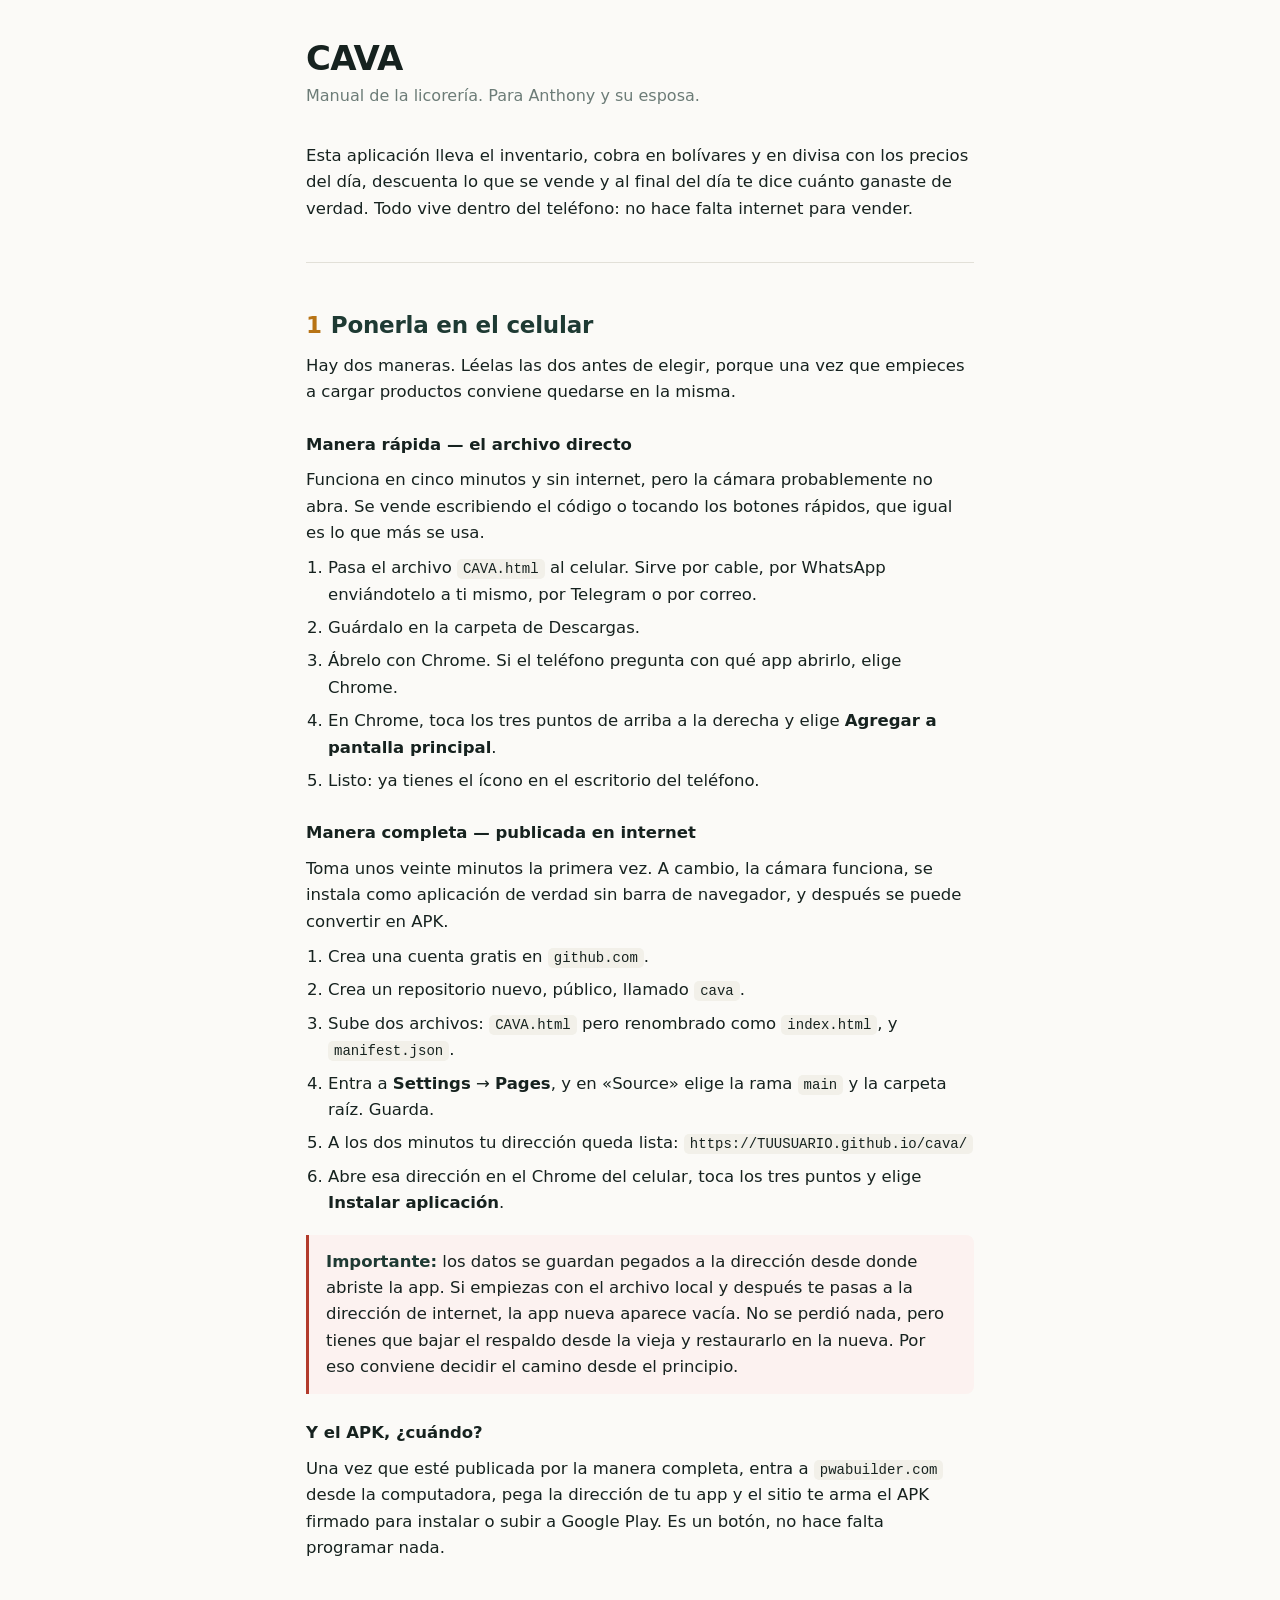
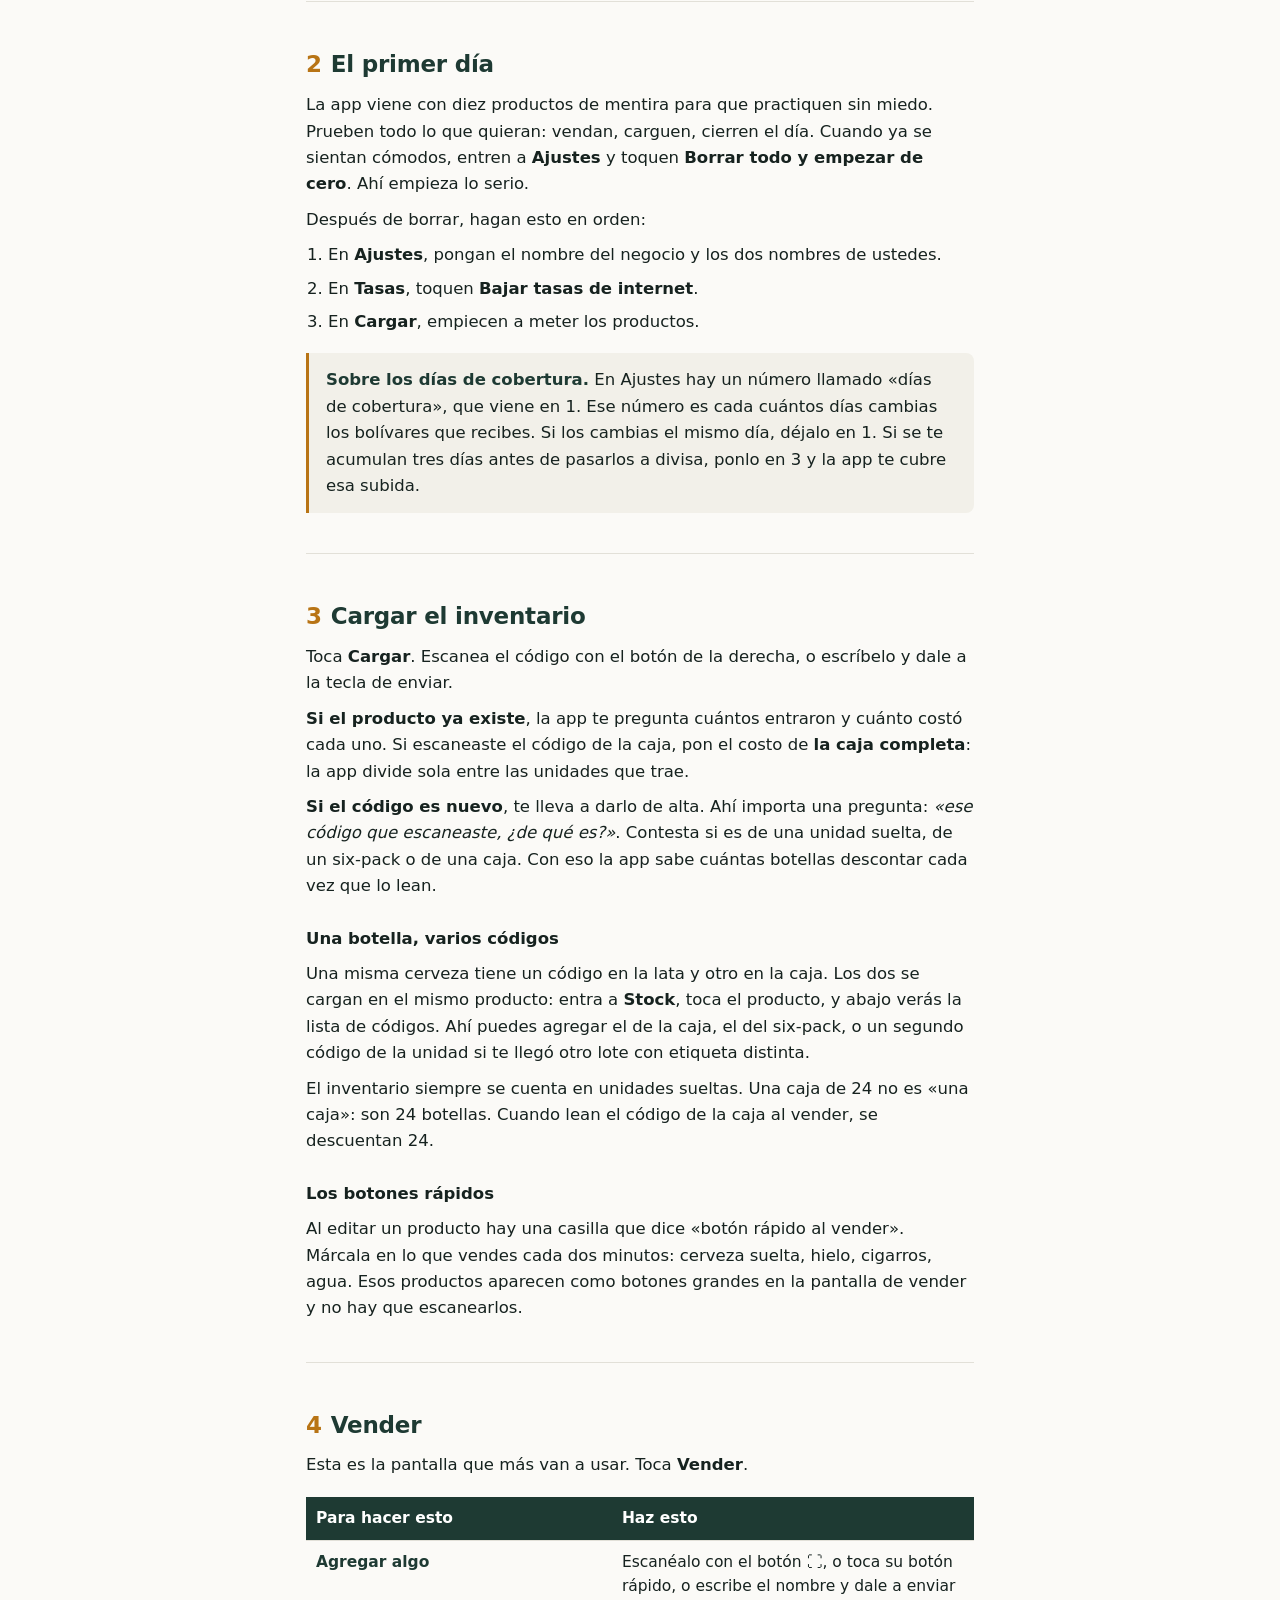
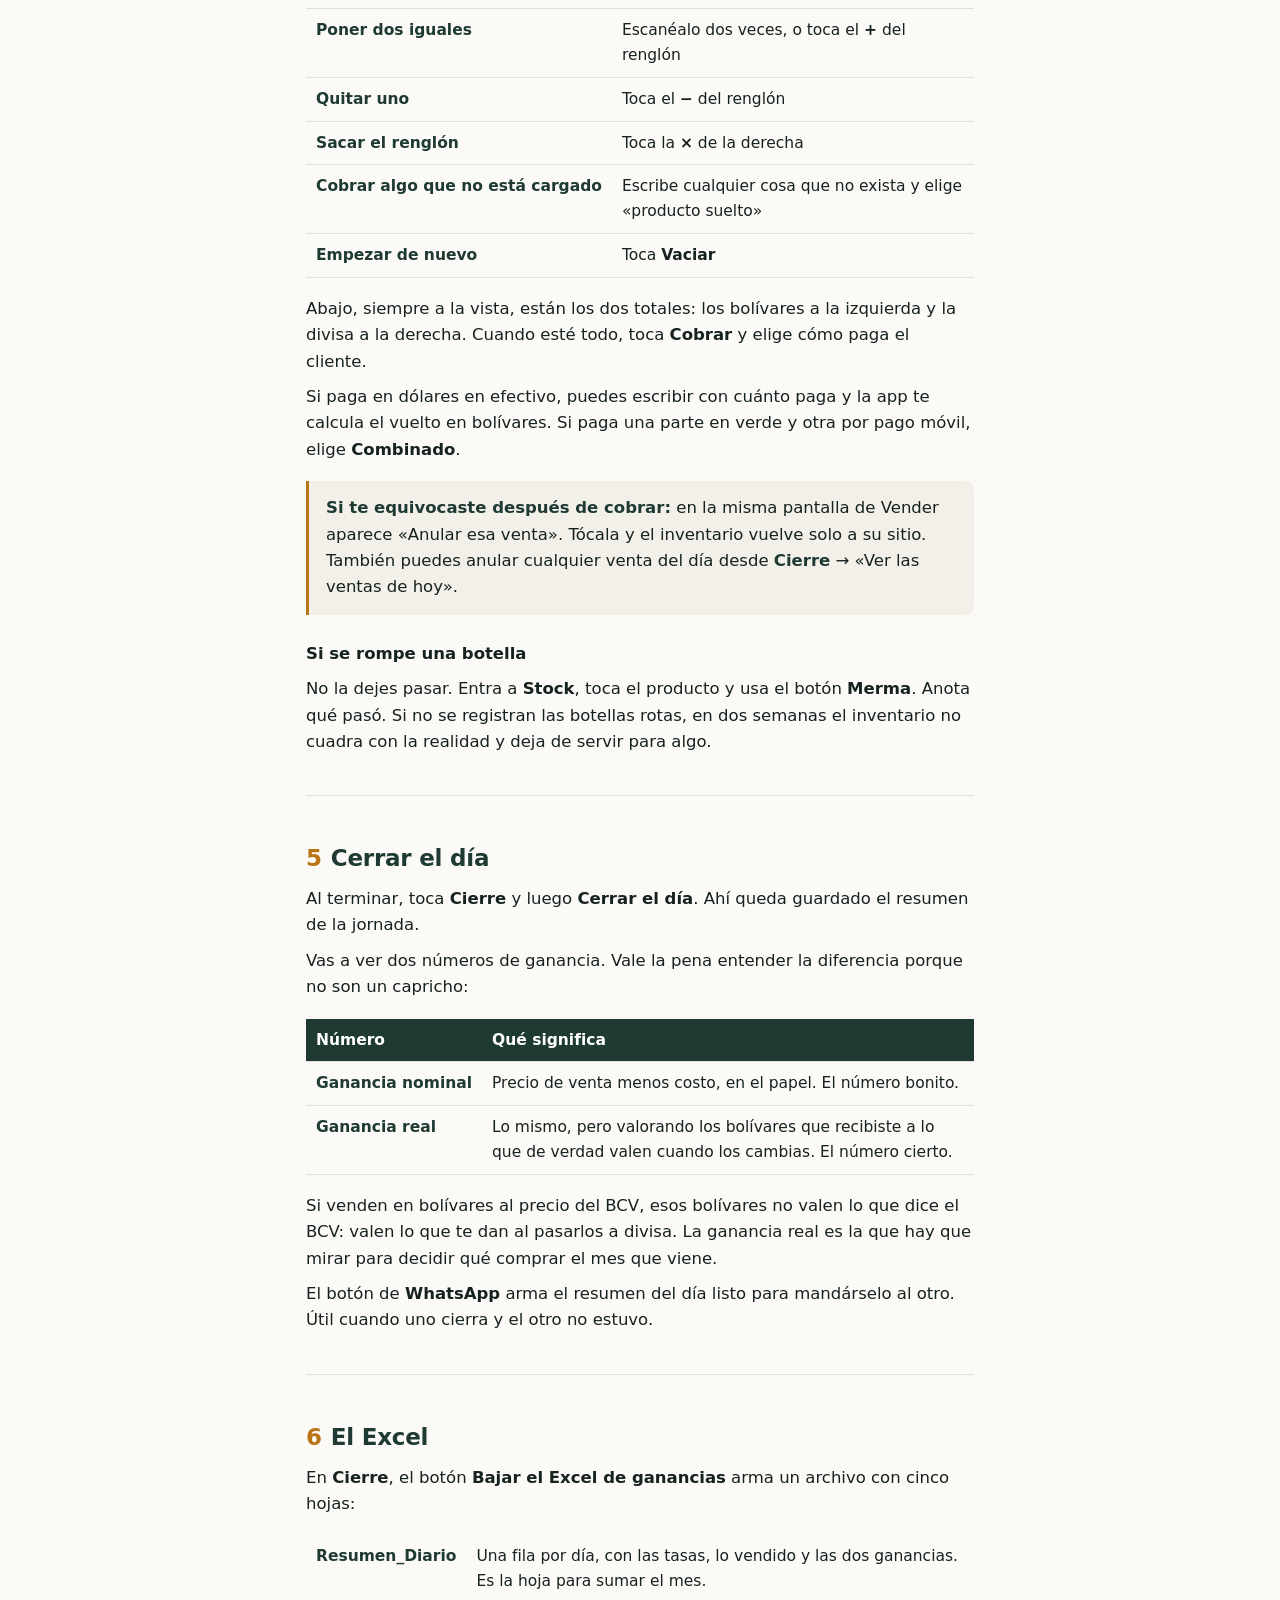
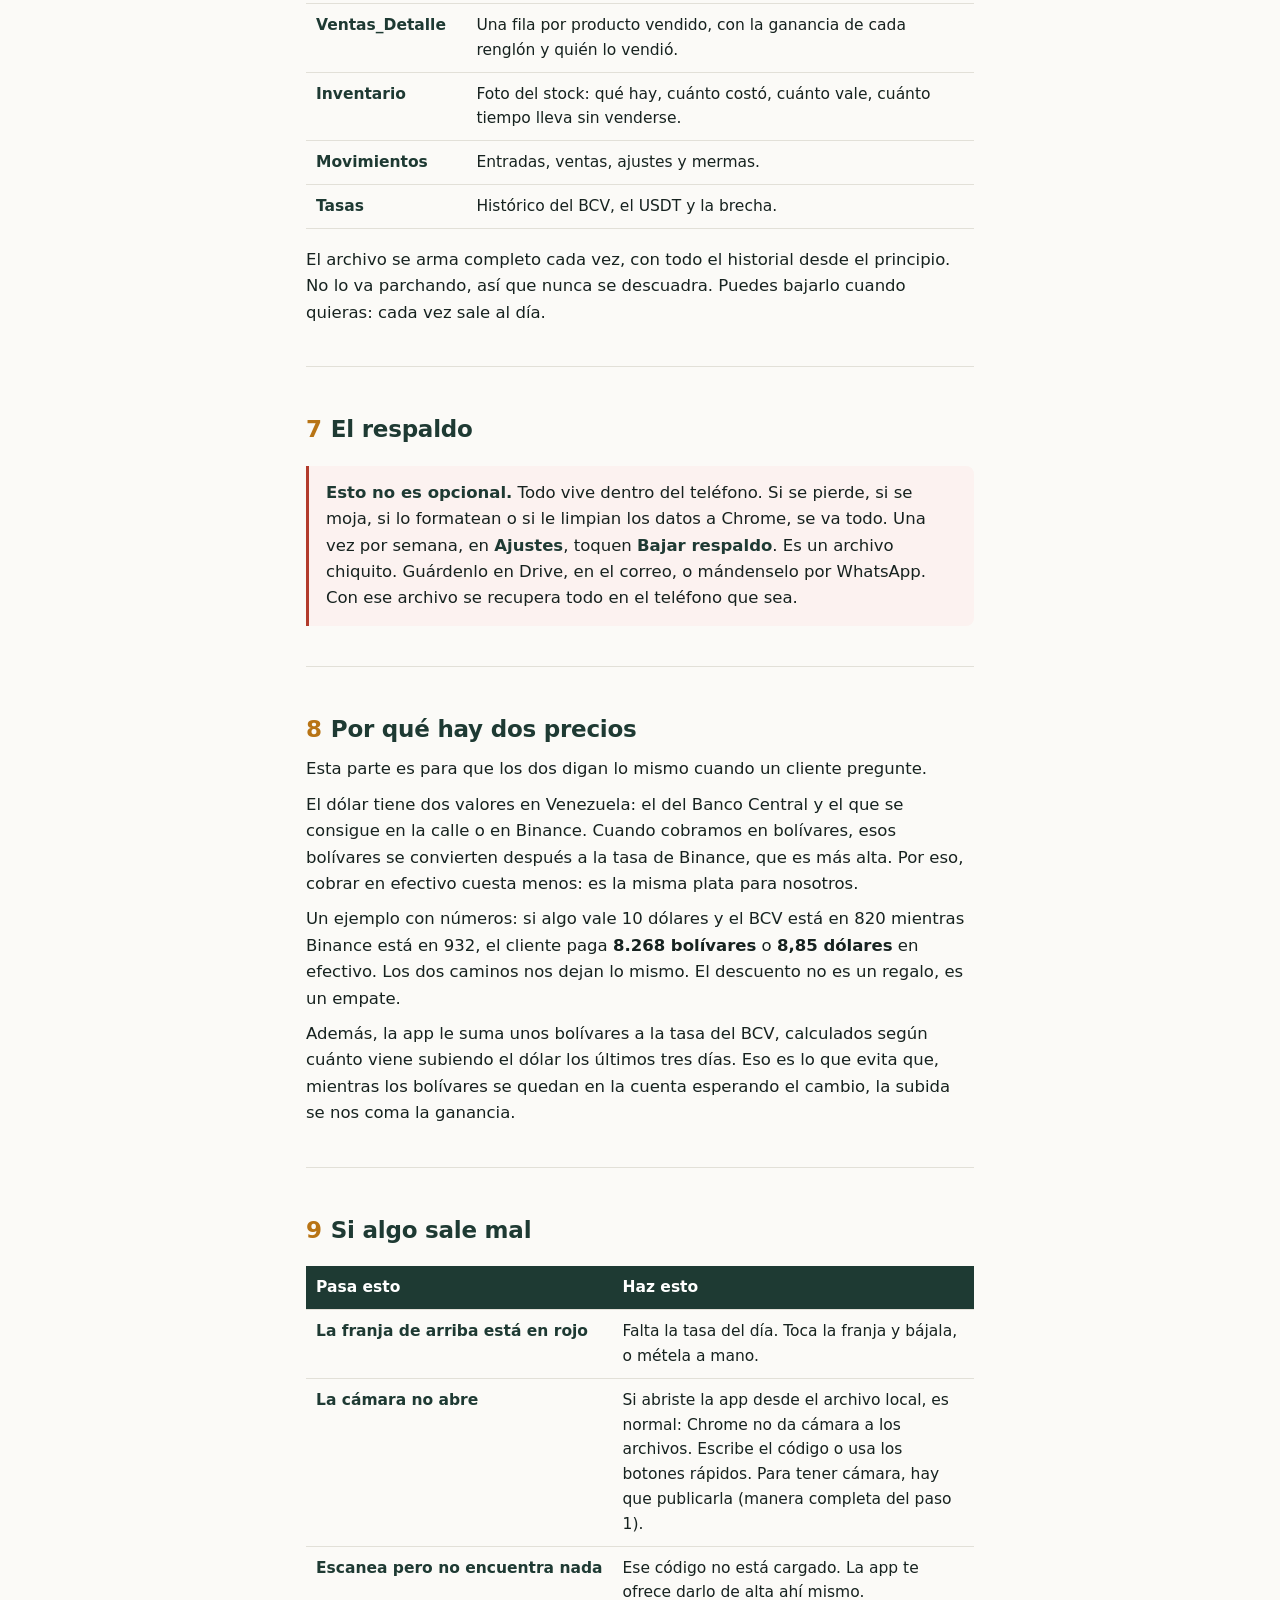
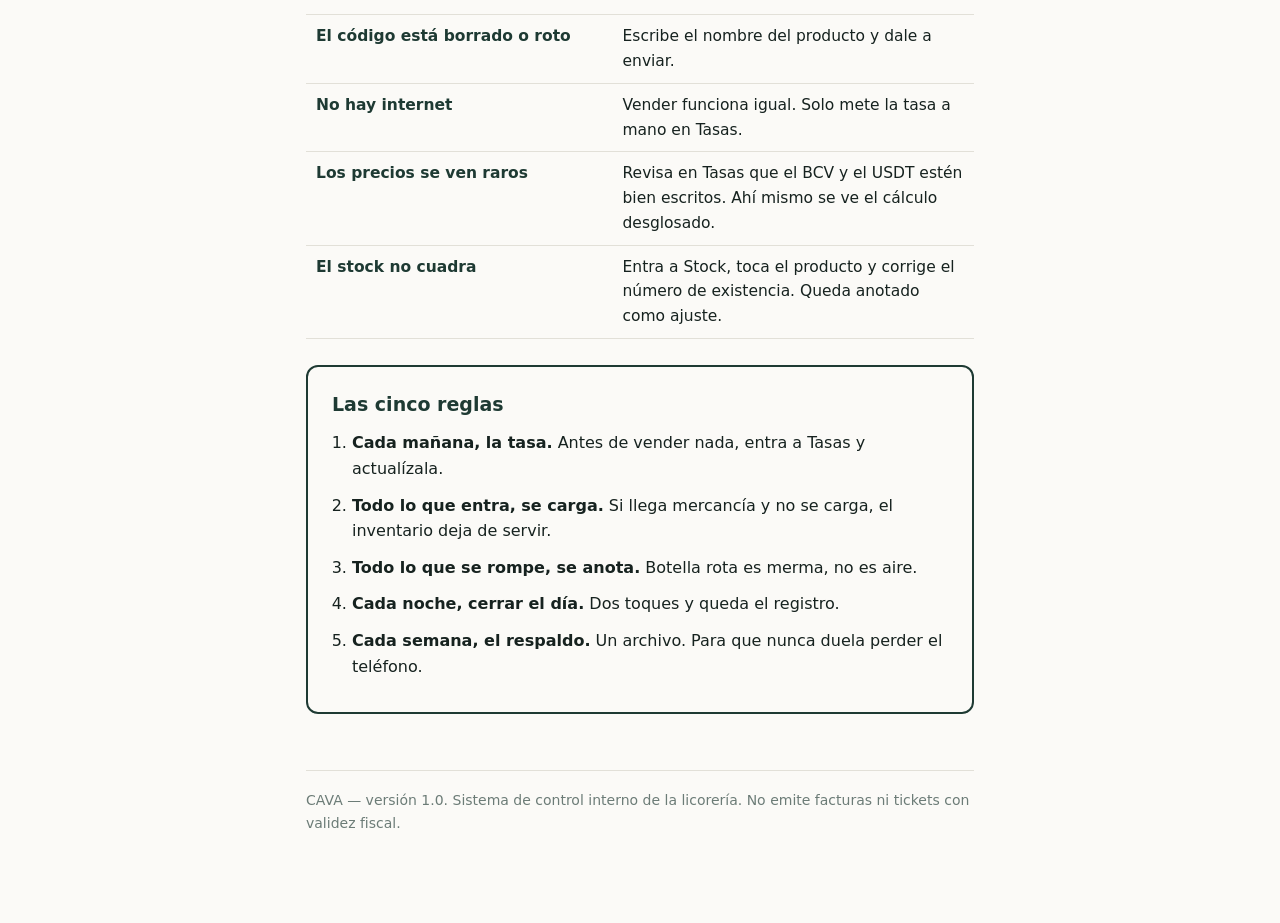
<file: MANUAL_CAVA.html>
<!DOCTYPE html>
<html lang="es">
<head>
<meta charset="utf-8">
<meta name="viewport" content="width=device-width,initial-scale=1">
<title>CAVA · Manual</title>
<style>
:root{--papel:#FBFAF7;--tinta:#16221F;--botella:#1E3A33;--ambar:#B87415;--gris:#6C7C77;--linea:#E2E0D8;--suave:#F2F0E9}
*{box-sizing:border-box}
body{margin:0;background:var(--papel);color:var(--tinta);
  font-family:system-ui,-apple-system,"Segoe UI",Roboto,Arial,sans-serif;line-height:1.6;font-size:16.5px}
.hoja{max-width:720px;margin:0 auto;padding:40px 26px 80px}
h1{font-size:34px;line-height:1.1;margin:0 0 6px;font-weight:700;letter-spacing:-.02em}
.bajada{color:var(--gris);font-size:16px;margin:0 0 34px}
h2{font-size:23px;margin:44px 0 4px;font-weight:680;letter-spacing:-.01em;color:var(--botella)}
h2 .no{color:var(--ambar);font-variant-numeric:tabular-nums;margin-right:9px}
h3{font-size:16.5px;margin:26px 0 6px;font-weight:650}
p{margin:9px 0}
ol,ul{margin:9px 0;padding-left:22px}
li{margin:7px 0}
hr{border:0;border-top:1px solid var(--linea);margin:40px 0}
.caja{background:var(--suave);border-left:3px solid var(--ambar);padding:14px 17px;margin:18px 0;border-radius:0 8px 8px 0}
.caja.ojo{border-left-color:#B23B2C;background:#FCF2F0}
.caja p:first-child{margin-top:0}.caja p:last-child{margin-bottom:0}
.caja b{color:var(--botella)}
code{background:var(--suave);padding:2px 6px;border-radius:5px;font-size:14px;
  font-family:ui-monospace,SFMono-Regular,Menlo,monospace}
table{width:100%;border-collapse:collapse;margin:18px 0;font-size:15.5px}
th,td{text-align:left;padding:9px 10px;border-bottom:1px solid var(--linea);vertical-align:top}
th{background:var(--botella);color:#fff;font-weight:600}
td:first-child{white-space:nowrap;font-weight:600;color:var(--botella)}
.reglas{border:2px solid var(--botella);border-radius:12px;padding:22px 24px;margin:26px 0}
.reglas h3{margin-top:0;font-size:19px;color:var(--botella)}
.reglas ol{padding-left:20px}
.reglas li{margin:11px 0;font-size:16px}
.pie{margin-top:56px;padding-top:18px;border-top:1px solid var(--linea);color:var(--gris);font-size:14px}
@media print{
  body{font-size:11.5pt}
  .hoja{max-width:none;padding:0}
  h2{page-break-after:avoid;margin-top:26px}
  .caja,.reglas,table{page-break-inside:avoid}
  .noimp{display:none}
}
</style>
</head>
<body>
<div class="hoja">

<h1>CAVA</h1>
<p class="bajada">Manual de la licorería. Para Anthony y su esposa.</p>

<p>Esta aplicación lleva el inventario, cobra en bolívares y en divisa con los precios del día, descuenta lo que se vende y al final del día te dice cuánto ganaste de verdad. Todo vive dentro del teléfono: no hace falta internet para vender.</p>

<hr>

<h2><span class="no">1</span>Ponerla en el celular</h2>

<p>Hay dos maneras. Léelas las dos antes de elegir, porque una vez que empieces a cargar productos conviene quedarse en la misma.</p>

<h3>Manera rápida — el archivo directo</h3>
<p>Funciona en cinco minutos y sin internet, pero la cámara probablemente no abra. Se vende escribiendo el código o tocando los botones rápidos, que igual es lo que más se usa.</p>
<ol>
  <li>Pasa el archivo <code>CAVA.html</code> al celular. Sirve por cable, por WhatsApp enviándotelo a ti mismo, por Telegram o por correo.</li>
  <li>Guárdalo en la carpeta de Descargas.</li>
  <li>Ábrelo con Chrome. Si el teléfono pregunta con qué app abrirlo, elige Chrome.</li>
  <li>En Chrome, toca los tres puntos de arriba a la derecha y elige <b>Agregar a pantalla principal</b>.</li>
  <li>Listo: ya tienes el ícono en el escritorio del teléfono.</li>
</ol>

<h3>Manera completa — publicada en internet</h3>
<p>Toma unos veinte minutos la primera vez. A cambio, la cámara funciona, se instala como aplicación de verdad sin barra de navegador, y después se puede convertir en APK.</p>
<ol>
  <li>Crea una cuenta gratis en <code>github.com</code>.</li>
  <li>Crea un repositorio nuevo, público, llamado <code>cava</code>.</li>
  <li>Sube dos archivos: <code>CAVA.html</code> pero renombrado como <code>index.html</code>, y <code>manifest.json</code>.</li>
  <li>Entra a <b>Settings</b> → <b>Pages</b>, y en «Source» elige la rama <code>main</code> y la carpeta raíz. Guarda.</li>
  <li>A los dos minutos tu dirección queda lista: <code>https://TUUSUARIO.github.io/cava/</code></li>
  <li>Abre esa dirección en el Chrome del celular, toca los tres puntos y elige <b>Instalar aplicación</b>.</li>
</ol>

<div class="caja ojo">
<p><b>Importante:</b> los datos se guardan pegados a la dirección desde donde abriste la app. Si empiezas con el archivo local y después te pasas a la dirección de internet, la app nueva aparece vacía. No se perdió nada, pero tienes que bajar el respaldo desde la vieja y restaurarlo en la nueva. Por eso conviene decidir el camino desde el principio.</p>
</div>

<h3>Y el APK, ¿cuándo?</h3>
<p>Una vez que esté publicada por la manera completa, entra a <code>pwabuilder.com</code> desde la computadora, pega la dirección de tu app y el sitio te arma el APK firmado para instalar o subir a Google Play. Es un botón, no hace falta programar nada.</p>

<hr>

<h2><span class="no">2</span>El primer día</h2>

<p>La app viene con diez productos de mentira para que practiquen sin miedo. Prueben todo lo que quieran: vendan, carguen, cierren el día. Cuando ya se sientan cómodos, entren a <b>Ajustes</b> y toquen <b>Borrar todo y empezar de cero</b>. Ahí empieza lo serio.</p>

<p>Después de borrar, hagan esto en orden:</p>
<ol>
  <li>En <b>Ajustes</b>, pongan el nombre del negocio y los dos nombres de ustedes.</li>
  <li>En <b>Tasas</b>, toquen <b>Bajar tasas de internet</b>.</li>
  <li>En <b>Cargar</b>, empiecen a meter los productos.</li>
</ol>

<div class="caja">
<p><b>Sobre los días de cobertura.</b> En Ajustes hay un número llamado «días de cobertura», que viene en 1. Ese número es cada cuántos días cambias los bolívares que recibes. Si los cambias el mismo día, déjalo en 1. Si se te acumulan tres días antes de pasarlos a divisa, ponlo en 3 y la app te cubre esa subida.</p>
</div>

<hr>

<h2><span class="no">3</span>Cargar el inventario</h2>

<p>Toca <b>Cargar</b>. Escanea el código con el botón de la derecha, o escríbelo y dale a la tecla de enviar.</p>

<p><b>Si el producto ya existe</b>, la app te pregunta cuántos entraron y cuánto costó cada uno. Si escaneaste el código de la caja, pon el costo de <b>la caja completa</b>: la app divide sola entre las unidades que trae.</p>

<p><b>Si el código es nuevo</b>, te lleva a darlo de alta. Ahí importa una pregunta: <em>«ese código que escaneaste, ¿de qué es?»</em>. Contesta si es de una unidad suelta, de un six-pack o de una caja. Con eso la app sabe cuántas botellas descontar cada vez que lo lean.</p>

<h3>Una botella, varios códigos</h3>
<p>Una misma cerveza tiene un código en la lata y otro en la caja. Los dos se cargan en el mismo producto: entra a <b>Stock</b>, toca el producto, y abajo verás la lista de códigos. Ahí puedes agregar el de la caja, el del six-pack, o un segundo código de la unidad si te llegó otro lote con etiqueta distinta.</p>

<p>El inventario siempre se cuenta en unidades sueltas. Una caja de 24 no es «una caja»: son 24 botellas. Cuando lean el código de la caja al vender, se descuentan 24.</p>

<h3>Los botones rápidos</h3>
<p>Al editar un producto hay una casilla que dice «botón rápido al vender». Márcala en lo que vendes cada dos minutos: cerveza suelta, hielo, cigarros, agua. Esos productos aparecen como botones grandes en la pantalla de vender y no hay que escanearlos.</p>

<hr>

<h2><span class="no">4</span>Vender</h2>

<p>Esta es la pantalla que más van a usar. Toca <b>Vender</b>.</p>

<table>
<tr><th>Para hacer esto</th><th>Haz esto</th></tr>
<tr><td>Agregar algo</td><td>Escanéalo con el botón ⛶, o toca su botón rápido, o escribe el nombre y dale a enviar</td></tr>
<tr><td>Poner dos iguales</td><td>Escanéalo dos veces, o toca el <b>+</b> del renglón</td></tr>
<tr><td>Quitar uno</td><td>Toca el <b>−</b> del renglón</td></tr>
<tr><td>Sacar el renglón</td><td>Toca la <b>×</b> de la derecha</td></tr>
<tr><td>Cobrar algo que no está cargado</td><td>Escribe cualquier cosa que no exista y elige «producto suelto»</td></tr>
<tr><td>Empezar de nuevo</td><td>Toca <b>Vaciar</b></td></tr>
</table>

<p>Abajo, siempre a la vista, están los dos totales: los bolívares a la izquierda y la divisa a la derecha. Cuando esté todo, toca <b>Cobrar</b> y elige cómo paga el cliente.</p>

<p>Si paga en dólares en efectivo, puedes escribir con cuánto paga y la app te calcula el vuelto en bolívares. Si paga una parte en verde y otra por pago móvil, elige <b>Combinado</b>.</p>

<div class="caja">
<p><b>Si te equivocaste después de cobrar:</b> en la misma pantalla de Vender aparece «Anular esa venta». Tócala y el inventario vuelve solo a su sitio. También puedes anular cualquier venta del día desde <b>Cierre</b> → «Ver las ventas de hoy».</p>
</div>

<h3>Si se rompe una botella</h3>
<p>No la dejes pasar. Entra a <b>Stock</b>, toca el producto y usa el botón <b>Merma</b>. Anota qué pasó. Si no se registran las botellas rotas, en dos semanas el inventario no cuadra con la realidad y deja de servir para algo.</p>

<hr>

<h2><span class="no">5</span>Cerrar el día</h2>

<p>Al terminar, toca <b>Cierre</b> y luego <b>Cerrar el día</b>. Ahí queda guardado el resumen de la jornada.</p>

<p>Vas a ver dos números de ganancia. Vale la pena entender la diferencia porque no son un capricho:</p>

<table>
<tr><th>Número</th><th>Qué significa</th></tr>
<tr><td>Ganancia nominal</td><td>Precio de venta menos costo, en el papel. El número bonito.</td></tr>
<tr><td>Ganancia real</td><td>Lo mismo, pero valorando los bolívares que recibiste a lo que de verdad valen cuando los cambias. El número cierto.</td></tr>
</table>

<p>Si venden en bolívares al precio del BCV, esos bolívares no valen lo que dice el BCV: valen lo que te dan al pasarlos a divisa. La ganancia real es la que hay que mirar para decidir qué comprar el mes que viene.</p>

<p>El botón de <b>WhatsApp</b> arma el resumen del día listo para mandárselo al otro. Útil cuando uno cierra y el otro no estuvo.</p>

<hr>

<h2><span class="no">6</span>El Excel</h2>

<p>En <b>Cierre</b>, el botón <b>Bajar el Excel de ganancias</b> arma un archivo con cinco hojas:</p>

<table>
<tr><td>Resumen_Diario</td><td>Una fila por día, con las tasas, lo vendido y las dos ganancias. Es la hoja para sumar el mes.</td></tr>
<tr><td>Ventas_Detalle</td><td>Una fila por producto vendido, con la ganancia de cada renglón y quién lo vendió.</td></tr>
<tr><td>Inventario</td><td>Foto del stock: qué hay, cuánto costó, cuánto vale, cuánto tiempo lleva sin venderse.</td></tr>
<tr><td>Movimientos</td><td>Entradas, ventas, ajustes y mermas.</td></tr>
<tr><td>Tasas</td><td>Histórico del BCV, el USDT y la brecha.</td></tr>
</table>

<p>El archivo se arma completo cada vez, con todo el historial desde el principio. No lo va parchando, así que nunca se descuadra. Puedes bajarlo cuando quieras: cada vez sale al día.</p>

<hr>

<h2><span class="no">7</span>El respaldo</h2>

<div class="caja ojo">
<p><b>Esto no es opcional.</b> Todo vive dentro del teléfono. Si se pierde, si se moja, si lo formatean o si le limpian los datos a Chrome, se va todo. Una vez por semana, en <b>Ajustes</b>, toquen <b>Bajar respaldo</b>. Es un archivo chiquito. Guárdenlo en Drive, en el correo, o mándenselo por WhatsApp. Con ese archivo se recupera todo en el teléfono que sea.</p>
</div>

<hr>

<h2><span class="no">8</span>Por qué hay dos precios</h2>

<p>Esta parte es para que los dos digan lo mismo cuando un cliente pregunte.</p>

<p>El dólar tiene dos valores en Venezuela: el del Banco Central y el que se consigue en la calle o en Binance. Cuando cobramos en bolívares, esos bolívares se convierten después a la tasa de Binance, que es más alta. Por eso, cobrar en efectivo cuesta menos: es la misma plata para nosotros.</p>

<p>Un ejemplo con números: si algo vale 10 dólares y el BCV está en 820 mientras Binance está en 932, el cliente paga <b>8.268 bolívares</b> o <b>8,85 dólares</b> en efectivo. Los dos caminos nos dejan lo mismo. El descuento no es un regalo, es un empate.</p>

<p>Además, la app le suma unos bolívares a la tasa del BCV, calculados según cuánto viene subiendo el dólar los últimos tres días. Eso es lo que evita que, mientras los bolívares se quedan en la cuenta esperando el cambio, la subida se nos coma la ganancia.</p>

<hr>

<h2><span class="no">9</span>Si algo sale mal</h2>

<table>
<tr><th>Pasa esto</th><th>Haz esto</th></tr>
<tr><td>La franja de arriba está en rojo</td><td>Falta la tasa del día. Toca la franja y bájala, o métela a mano.</td></tr>
<tr><td>La cámara no abre</td><td>Si abriste la app desde el archivo local, es normal: Chrome no da cámara a los archivos. Escribe el código o usa los botones rápidos. Para tener cámara, hay que publicarla (manera completa del paso 1).</td></tr>
<tr><td>Escanea pero no encuentra nada</td><td>Ese código no está cargado. La app te ofrece darlo de alta ahí mismo.</td></tr>
<tr><td>El código está borrado o roto</td><td>Escribe el nombre del producto y dale a enviar.</td></tr>
<tr><td>No hay internet</td><td>Vender funciona igual. Solo mete la tasa a mano en Tasas.</td></tr>
<tr><td>Los precios se ven raros</td><td>Revisa en Tasas que el BCV y el USDT estén bien escritos. Ahí mismo se ve el cálculo desglosado.</td></tr>
<tr><td>El stock no cuadra</td><td>Entra a Stock, toca el producto y corrige el número de existencia. Queda anotado como ajuste.</td></tr>
</table>

<div class="reglas">
<h3>Las cinco reglas</h3>
<ol>
  <li><b>Cada mañana, la tasa.</b> Antes de vender nada, entra a Tasas y actualízala.</li>
  <li><b>Todo lo que entra, se carga.</b> Si llega mercancía y no se carga, el inventario deja de servir.</li>
  <li><b>Todo lo que se rompe, se anota.</b> Botella rota es merma, no es aire.</li>
  <li><b>Cada noche, cerrar el día.</b> Dos toques y queda el registro.</li>
  <li><b>Cada semana, el respaldo.</b> Un archivo. Para que nunca duela perder el teléfono.</li>
</ol>
</div>

<p class="pie">CAVA — versión 1.0. Sistema de control interno de la licorería. No emite facturas ni tickets con validez fiscal.</p>

</div>
</body>
</html>
</file>
<file: ascenso/css/styles.css>
:root{
  --bg:#060806; --bg2:#0d110c; --card:#141912; --card2:#1b2218; --line:#263022;
  --ink:#f2f5ec; --mut:#9aa695; --dim:#66705f;
  --lime:#c6ff3d; --lime2:#a6e01a; --limeT:rgba(198,255,61,.12);
  --gold:#ffc23d; --red:#ff5a3c; --blue:#5a8cff;
  --r:20px; --r2:14px;
  --fd:"Bebas Neue", Impact, "Arial Narrow", sans-serif;
  --fb:"Inter", system-ui, -apple-system, "Segoe UI", Roboto, sans-serif;
  --safeB: env(safe-area-inset-bottom, 0px);
}
*{box-sizing:border-box;-webkit-tap-highlight-color:transparent}
html,body{margin:0;height:100%;background:var(--bg);color:var(--ink);font-family:var(--fb);font-size:16px;line-height:1.4;overscroll-behavior:none}
body{background:radial-gradient(120% 60% at 50% -10%, #17210f 0%, var(--bg) 55%) fixed}
button{font:inherit;color:inherit;background:none;border:0;cursor:pointer}
input,select{font:inherit;color:var(--ink)}
#app{max-width:520px;margin:0 auto;min-height:100%;position:relative}
.hidden{display:none!important}
h1,h2,h3,.disp{font-family:var(--fd);font-weight:400;letter-spacing:.5px;margin:0;line-height:1}
.muted{color:var(--mut)} .dim{color:var(--dim)} .lime{color:var(--lime)} .gold{color:var(--gold)}
.small{font-size:13px} .tiny{font-size:11px;letter-spacing:.6px;text-transform:uppercase}

/* ---------- Botones ---------- */
.btn{display:flex;align-items:center;justify-content:center;gap:10px;width:100%;padding:18px 20px;border-radius:999px;background:var(--lime);color:#0a0d08;font-family:var(--fd);font-size:24px;letter-spacing:1px;transition:transform .12s, opacity .2s;box-shadow:0 10px 30px -10px rgba(198,255,61,.55)}
.btn:active{transform:scale(.97)}
.btn svg{width:24px;height:24px;flex:none}
.btn[disabled]{opacity:.35;box-shadow:none;pointer-events:none;background:#6d7366}
.btn.ghost{background:transparent;color:var(--ink);border:1.5px solid var(--line);box-shadow:none;font-size:20px}
.btn.dark{background:var(--card2);color:var(--ink);box-shadow:none}
.btn.sm{padding:11px 16px;font-size:18px;width:auto}
.iconbtn{width:44px;height:44px;border-radius:50%;display:grid;place-items:center;background:var(--card2);border:1px solid var(--line)}
.iconbtn svg{width:22px;height:22px}
.iconbtn.on{background:var(--limeT);border-color:var(--lime);color:var(--lime)}

/* ---------- Onboarding ---------- */
.ob{min-height:100vh;display:flex;flex-direction:column;padding:0 20px calc(110px + var(--safeB))}
.ob-top{position:sticky;top:0;z-index:5;display:grid;grid-template-columns:44px 1fr 44px;align-items:center;padding:14px 0 12px;background:linear-gradient(var(--bg) 70%, transparent)}
.ob-top .ttl{text-align:center;font-weight:700;font-size:17px}
.bars{display:flex;gap:6px;justify-content:center;margin-top:8px}
.bars i{display:block;height:5px;width:62px;border-radius:9px;background:#252b22;overflow:hidden;position:relative}
.bars i b{position:absolute;inset:0;width:0;background:var(--lime);border-radius:9px;transition:width .35s}
.ob h2.q{font-family:var(--fb);font-weight:800;font-size:30px;letter-spacing:-.5px;text-align:center;line-height:1.12;margin:18px 6px 8px}
.ob .sub{text-align:center;color:var(--mut);margin:0 0 18px}
.ob-foot{position:fixed;left:50%;transform:translateX(-50%);bottom:0;width:100%;max-width:520px;padding:14px 20px calc(18px + var(--safeB));background:linear-gradient(transparent, var(--bg) 35%);z-index:6}
.opts{display:flex;flex-direction:column;gap:14px}
.opt{display:flex;align-items:center;gap:14px;width:100%;text-align:left;padding:22px 20px;border-radius:var(--r);background:var(--card);border:1.5px solid transparent;font-size:18px;font-weight:600;transition:border-color .15s, background .15s, transform .1s}
.opt:active{transform:scale(.985)}
.opt .ic{width:44px;height:44px;border-radius:50%;background:var(--card2);display:grid;place-items:center;flex:none;font-size:20px}
.opt .tx{flex:1}
.opt .ck{width:28px;height:28px;border-radius:50%;border:2px solid #5b6356;flex:none;display:grid;place-items:center}
.opt.multi .ck{border-radius:8px}
.opt.sel{border-color:var(--lime);background:#1a2313}
.opt.sel .ck{background:var(--lime);border-color:var(--lime)}
.opt.sel .ck::after{content:"";width:10px;height:6px;border-left:3px solid #0a0d08;border-bottom:3px solid #0a0d08;transform:rotate(-45deg) translate(1px,-1px)}
.grid2{display:grid;grid-template-columns:1fr 1fr;gap:14px}
.card-pic{border-radius:var(--r);background:var(--card);overflow:hidden;border:1.5px solid transparent;display:flex;flex-direction:column;text-align:left;transition:border-color .15s}
.card-pic canvas{width:100%;height:170px;display:block}
.card-pic .lab{display:flex;align-items:center;justify-content:space-between;gap:8px;padding:14px 12px;white-space:nowrap;font-size:15px!important;background:#ebe2d2;color:#141210;font-weight:700;font-size:17px;border-radius:0 0 var(--r) var(--r)}
.card-pic.dark .lab{white-space:normal;background:#0c0f0b;color:var(--ink);border-radius:var(--r);margin:0 8px 8px}
.card-pic .lab .arr{width:32px;height:32px;border-radius:50%;background:#141210;color:#fff;display:grid;place-items:center;flex:none}
.card-pic.sel{border-color:var(--lime)}
.card-pic.sel .lab{background:var(--lime);color:#0a0d08}
.card-pic.sel.dark .lab{background:var(--lime)}
.card-pic .ck{width:26px;height:26px;border-radius:50%;border:2px solid #5b6356;flex:none}
.card-pic.sel .ck{background:#0a0d08;border-color:#0a0d08}
.field{display:flex;flex-direction:column;gap:8px;margin-bottom:16px}
.field label{font-size:13px;color:var(--mut);font-weight:600;letter-spacing:.4px;text-transform:uppercase}
.inp{width:100%;padding:18px 18px;border-radius:var(--r2);background:var(--card);border:1.5px solid var(--line);font-size:20px;font-weight:600;outline:none}
.inp:focus{border-color:var(--lime)}
.row{display:flex;gap:10px;align-items:center}
.seg{display:inline-flex;background:var(--card);border-radius:999px;padding:4px;border:1px solid var(--line)}
.seg button{padding:8px 14px;border-radius:999px;font-weight:700;font-size:14px;color:var(--mut)}
.seg button.on{background:var(--lime);color:#0a0d08}
.bmi{margin-top:6px;padding:16px;border-radius:var(--r2);background:var(--card);display:flex;justify-content:space-between;align-items:center}
.info-hero{border-radius:var(--r);overflow:hidden;border:1px solid var(--line);margin-top:18px}
.info-hero canvas{width:100%;height:300px;display:block}
.info h2{font-family:var(--fb);font-weight:800;font-size:34px;letter-spacing:-.6px;line-height:1.1;margin:18px 0 12px}
.info p{color:var(--mut);font-size:19px;margin:0}
.info p b{color:var(--ink)}
.welcome{min-height:100vh;display:flex;flex-direction:column;justify-content:flex-end;padding:20px 22px calc(28px + var(--safeB));position:relative;overflow:hidden}
.welcome canvas{position:absolute;left:0;right:0;top:0;width:100%;height:100%}
.welcome .wz{position:relative;z-index:2}
.logo{font-family:var(--fd);font-size:min(82px,15vw);line-height:.85;letter-spacing:2px}
.logo span{color:var(--lime)}
.motto{font-family:var(--fd);font-size:26px;letter-spacing:1px;color:var(--lime);margin:10px 0 6px;line-height:1.05}
.perm{display:flex;flex-direction:column;gap:12px}
.toggle{display:flex;align-items:center;justify-content:space-between;gap:12px;padding:18px;border-radius:var(--r2);background:var(--card);font-weight:600}
.sw{width:52px;height:30px;border-radius:99px;background:#343b30;position:relative;flex:none;transition:background .2s}
.sw::after{content:"";position:absolute;top:3px;left:3px;width:24px;height:24px;border-radius:50%;background:#fff;transition:left .2s}
.sw.on{background:var(--lime)} .sw.on::after{left:25px}
.build{min-height:100vh;display:flex;flex-direction:column;align-items:center;justify-content:center;padding:30px;text-align:center;gap:22px}
.ring{width:170px;height:170px}
.steps-list{display:flex;flex-direction:column;gap:10px;width:100%;max-width:320px}
.steps-list div{display:flex;gap:10px;align-items:center;color:var(--dim);transition:color .3s}
.steps-list div.ok{color:var(--ink)}
.steps-list div i{width:22px;height:22px;border-radius:50%;border:2px solid currentColor;display:grid;place-items:center;font-style:normal;font-size:12px}
.steps-list div.ok i{background:var(--lime);border-color:var(--lime);color:#000}

/* ---------- Main ---------- */
.main{padding:14px 16px calc(96px + var(--safeB))}
.topbar{display:flex;align-items:center;justify-content:space-between;padding:6px 2px 14px}
.hi{font-weight:800;font-size:22px}
.badge-cat{display:flex;align-items:center;gap:8px;padding:7px 12px 7px 8px;border-radius:999px;background:var(--card);border:1px solid var(--line);font-weight:700;font-size:13px}
.badge-cat .shield{width:24px;height:24px}
.hero{border-radius:24px;overflow:hidden;position:relative;background:var(--card);border:1px solid var(--line)}
.hero canvas{width:100%;height:290px;display:block}
.hero .over{position:absolute;left:0;right:0;top:0;padding:16px 18px;background:linear-gradient(rgba(6,8,6,.85), transparent)}
.hero .over .tiny{color:var(--lime)}
.hero .over h2{font-size:34px;margin-top:4px}
.hero .meta{display:flex;gap:14px;color:var(--mut);font-size:14px;margin-top:6px}
.hero .go{padding:0 16px 16px}
.mottoBar{margin:16px 0 4px;text-align:center;font-family:var(--fd);font-size:20px;letter-spacing:1.2px;color:var(--lime);opacity:.9}
.stats3{display:grid;grid-template-columns:repeat(3,1fr);gap:10px;margin:14px 0}
.stat{background:var(--card);border:1px solid var(--line);border-radius:var(--r2);padding:12px;text-align:center}
.stat .v{font-family:var(--fd);font-size:32px;line-height:1}
.stat .l{font-size:11px;color:var(--mut);text-transform:uppercase;letter-spacing:.6px;margin-top:4px}
.catcard{background:linear-gradient(135deg,#1b2414,#10140e);border:1px solid var(--line);border-radius:var(--r);padding:16px;display:flex;gap:14px;align-items:center}
.catcard .shield{width:62px;height:62px;flex:none}
.prog{height:10px;border-radius:9px;background:#252c21;overflow:hidden;margin-top:8px}
.prog b{display:block;height:100%;background:linear-gradient(90deg,var(--lime2),var(--lime));border-radius:9px;transition:width .6s}
.sec-t{display:flex;justify-content:space-between;align-items:baseline;margin:22px 2px 10px}
.sec-t h3{font-size:26px}
.weekstrip{display:grid;grid-template-columns:repeat(7,1fr);gap:6px}
.wd{background:var(--card);border:1px solid var(--line);border-radius:12px;padding:8px 0;text-align:center;font-weight:700;font-size:13px;color:var(--mut);position:relative}
.wd .n{font-family:var(--fd);font-size:20px;color:var(--ink)}
.wd.today{border-color:var(--lime);color:var(--lime)}
.wd.done{background:var(--limeT)}
.wd.done::after{content:"✓";position:absolute;top:-6px;right:-4px;width:18px;height:18px;border-radius:50%;background:var(--lime);color:#000;font-size:11px;display:grid;place-items:center}
.wd.recd .n{color:var(--blue)}
.daycard{background:var(--card);border:1px solid var(--line);border-radius:var(--r);margin-bottom:12px;overflow:hidden}
.daycard.today{border-color:var(--lime)}
.dayhead{display:flex;align-items:center;gap:12px;padding:14px 16px;width:100%;text-align:left}
.dayhead .dn{width:46px;height:46px;border-radius:14px;background:var(--card2);display:grid;place-items:center;font-family:var(--fd);font-size:20px;flex:none}
.daycard.today .dn{background:var(--lime);color:#000}
.daycard.done .dn{background:var(--limeT);color:var(--lime)}
.dayhead .f{flex:1}
.dayhead .f b{display:block;font-size:16px}
.daybody{padding:0 12px 14px}
.exrow{display:flex;align-items:center;gap:12px;padding:8px;border-radius:12px;width:100%;text-align:left}
.exrow:active{background:var(--card2)}
.exrow canvas{width:64px;height:52px;border-radius:10px;flex:none;background:#0b0f0a}
.exrow .nm{flex:1;font-weight:600;font-size:15px;line-height:1.2}
.exrow .ds{font-family:var(--fd);font-size:20px;color:var(--lime);white-space:nowrap}
.grp{font-size:11px;letter-spacing:1px;text-transform:uppercase;color:var(--dim);margin:10px 8px 4px;font-weight:700}
.chips{display:flex;gap:8px;overflow-x:auto;padding:2px 0 10px;scrollbar-width:none}
.chips::-webkit-scrollbar{display:none}
.chip{padding:9px 14px;border-radius:999px;background:var(--card);border:1px solid var(--line);font-weight:600;font-size:14px;white-space:nowrap;color:var(--mut)}
.chip.on{background:var(--lime);color:#000;border-color:var(--lime)}
.search{width:100%;padding:14px 16px;border-radius:14px;background:var(--card);border:1px solid var(--line);font-size:16px;outline:none;margin-bottom:10px}
.libsec h4{margin:18px 4px 6px;font-size:13px;color:var(--lime);letter-spacing:.8px;text-transform:uppercase}
.tabs{position:fixed;left:50%;transform:translateX(-50%);bottom:0;width:100%;max-width:520px;display:grid;grid-template-columns:repeat(5,1fr);background:rgba(10,13,9,.92);backdrop-filter:blur(14px);-webkit-backdrop-filter:blur(14px);border-top:1px solid var(--line);padding:8px 4px calc(8px + var(--safeB));z-index:20}
.tabs button{display:flex;flex-direction:column;align-items:center;gap:3px;font-size:11px;font-weight:600;color:var(--dim);padding:4px 0}
.tabs button svg{width:24px;height:24px}
.tabs button.on{color:var(--lime)}
.ladder{display:flex;flex-direction:column-reverse;gap:6px}
.rung{display:flex;align-items:center;gap:12px;padding:10px 12px;border-radius:12px;background:var(--card);border:1px solid var(--line);color:var(--dim)}
.rung.got{color:var(--ink)}
.rung.cur{border-color:var(--lime);background:#1a2313}
.rung .shield{width:30px;height:30px}
.badges{display:grid;grid-template-columns:repeat(3,1fr);gap:10px}
.bdg{background:var(--card);border:1px solid var(--line);border-radius:14px;padding:12px 6px;text-align:center;font-size:12px;font-weight:600;color:var(--dim)}
.bdg .e{font-size:28px;filter:grayscale(1);opacity:.35}
.bdg.got{color:var(--ink);border-color:#3a4a2a}
.bdg.got .e{filter:none;opacity:1}
.hist{display:flex;justify-content:space-between;padding:12px 14px;border-radius:12px;background:var(--card);margin-bottom:8px;font-size:14px}
.set-row{display:flex;justify-content:space-between;align-items:center;padding:16px;border-radius:14px;background:var(--card);margin-bottom:10px;gap:10px}
.set-row select,.set-row input[type=range]{accent-color:var(--lime)}
select.inp{font-size:16px;padding:12px}

/* ---------- Hoja modal ---------- */
.sheet-bg{position:fixed;inset:0;background:rgba(0,0,0,.6);z-index:40;display:flex;align-items:flex-end;justify-content:center;animation:fade .2s}
.sheet{width:100%;max-width:520px;max-height:92vh;overflow:auto;background:var(--bg2);border-radius:26px 26px 0 0;border:1px solid var(--line);padding:10px 18px calc(22px + var(--safeB));animation:up .25s ease}
.sheet .grab{width:44px;height:5px;border-radius:9px;background:#3a4236;margin:4px auto 12px}
.sheet canvas.demo{width:100%;height:280px;border-radius:18px;display:block}
@keyframes up{from{transform:translateY(40px);opacity:0}to{transform:none;opacity:1}}
@keyframes fade{from{opacity:0}to{opacity:1}}
.kv{display:flex;flex-wrap:wrap;gap:8px;margin:12px 0}
.kv span{padding:6px 10px;border-radius:999px;background:var(--card);border:1px solid var(--line);font-size:13px;color:var(--mut)}
.cue{background:var(--card);border-left:3px solid var(--lime);border-radius:10px;padding:12px 14px;margin:8px 0;font-size:15px}

/* ---------- Reproductor ---------- */
.player{position:fixed;inset:0;z-index:30;background:var(--bg);display:flex;flex-direction:column;max-width:520px;margin:0 auto}
.pl-top{display:flex;align-items:center;gap:10px;padding:12px 14px 6px}
.pl-top .ttl{flex:1;min-width:0}
.pl-top .ttl b{display:block;font-size:17px;white-space:nowrap;overflow:hidden;text-overflow:ellipsis}
.pl-top .ttl span{font-size:12px;color:var(--mut)}
.pl-prog{display:flex;gap:3px;padding:0 14px 8px}
.pl-prog i{flex:1;height:4px;border-radius:4px;background:#252b22}
.pl-prog i.d{background:var(--lime)} .pl-prog i.c{background:var(--gold)}
.pl-stage{position:relative;flex:1;min-height:0;display:flex;flex-direction:column}
.pl-stage canvas.anim{width:100%;flex:1;min-height:0;display:block}
.pl-cam{position:relative;flex:1;min-height:0;background:#000;display:none}
.pl-cam.on{display:block}
.pl-cam canvas{width:100%;height:100%;object-fit:contain;display:block}
.pl-cam video{display:none}
.pl-cam .camctl{position:absolute;right:10px;top:10px;display:flex;flex-direction:column;gap:8px}
.pl-cam .camnote{position:absolute;left:10px;right:70px;top:54px;font-size:12px;color:#fff;background:rgba(0,0,0,.5);padding:6px 10px;border-radius:10px}
.counter{position:absolute;left:0;right:0;top:6px;text-align:center;pointer-events:none}
.counter .big{font-family:var(--fd);font-size:110px;line-height:.9;text-shadow:0 6px 30px rgba(0,0,0,.6)}
.counter .big small{font-size:46px;color:var(--mut)}
.counter .word{font-family:var(--fd);font-size:30px;letter-spacing:2px;color:var(--lime);text-transform:uppercase;min-height:32px}
.player.camon .counter .big{font-size:64px} .player.camon .counter .word{font-size:22px}
.phase-tag{position:absolute;left:14px;bottom:12px;padding:6px 12px;border-radius:999px;background:rgba(0,0,0,.55);font-weight:700;font-size:13px;color:var(--lime);letter-spacing:.6px;text-transform:uppercase}
.combo{position:absolute;right:14px;bottom:12px;padding:6px 12px;border-radius:999px;background:rgba(255,194,61,.15);border:1px solid var(--gold);color:var(--gold);font-family:var(--fd);font-size:20px}
.motiv{position:absolute;left:16px;right:16px;bottom:52px;text-align:center;font-weight:800;font-size:20px;text-shadow:0 2px 12px #000;opacity:0;transition:opacity .3s}
.motiv.show{opacity:1}
.xpfly{position:absolute;right:24px;top:120px;font-family:var(--fd);font-size:28px;color:var(--gold);animation:fly 0.9s ease-out forwards;pointer-events:none}
@keyframes fly{from{transform:translateY(0);opacity:1}to{transform:translateY(-60px);opacity:0}}
.pl-bot{padding:10px 14px calc(14px + var(--safeB));display:flex;flex-direction:column;gap:10px;background:var(--bg)}
.pl-info{display:flex;justify-content:space-between;align-items:center;gap:10px}
.pl-info .cuet{font-size:14px;color:var(--mut);flex:1}
.pl-ctl{display:flex;gap:10px;align-items:center;justify-content:space-between}
.pl-ctl .btn{flex:1}
.restscreen{position:absolute;inset:0;background:rgba(6,8,6,.92);display:flex;flex-direction:column;align-items:center;justify-content:center;gap:12px;padding:20px;text-align:center;z-index:3}
.restscreen .t{font-family:var(--fd);font-size:120px;line-height:.9;color:var(--lime)}
.restscreen canvas{width:220px;height:150px;border-radius:16px;background:var(--card)}
.tapcount{position:absolute;inset:0;z-index:1}

/* ---------- Resumen ---------- */
.summary{position:fixed;inset:0;z-index:35;background:var(--bg);overflow:auto;padding:30px 20px calc(30px + var(--safeB));max-width:520px;margin:0 auto;text-align:center}
.summary h1{font-size:min(54px,12vw);color:var(--lime);margin:16px 0 6px}
.bigxp{font-family:var(--fd);font-size:84px;color:var(--gold);line-height:1}
.lvup{position:fixed;inset:0;z-index:50;background:radial-gradient(circle at 50% 40%, rgba(198,255,61,.25), rgba(0,0,0,.92) 60%);display:flex;flex-direction:column;align-items:center;justify-content:center;text-align:center;padding:24px;animation:fade .3s}
.lvup .shield{width:150px;height:150px;animation:pop .6s cubic-bezier(.2,1.6,.4,1)}
.lvup h1{font-size:min(52px,11vw);color:var(--lime);margin-top:18px}
@keyframes pop{from{transform:scale(.2) rotate(-20deg)}to{transform:none}}
.confetti{position:fixed;inset:0;pointer-events:none;z-index:51}
.rpe{display:grid;grid-template-columns:repeat(3,1fr);gap:10px;margin:10px 0}
.rpe button{padding:14px 6px;border-radius:14px;background:var(--card);border:1.5px solid var(--line);font-weight:700}
.rpe button.on{border-color:var(--lime);color:var(--lime)}
.vids a{display:block;padding:14px;border-radius:14px;background:var(--card);margin:8px 0;color:var(--lime);font-weight:700;text-decoration:none}
.toast{position:fixed;left:50%;bottom:110px;transform:translateX(-50%);background:var(--card2);border:1px solid var(--line);padding:12px 18px;border-radius:999px;z-index:60;font-weight:600;animation:up .25s}
@media (min-width:600px){ .card-pic canvas{height:200px} .hero canvas{height:340px} }
</file>
